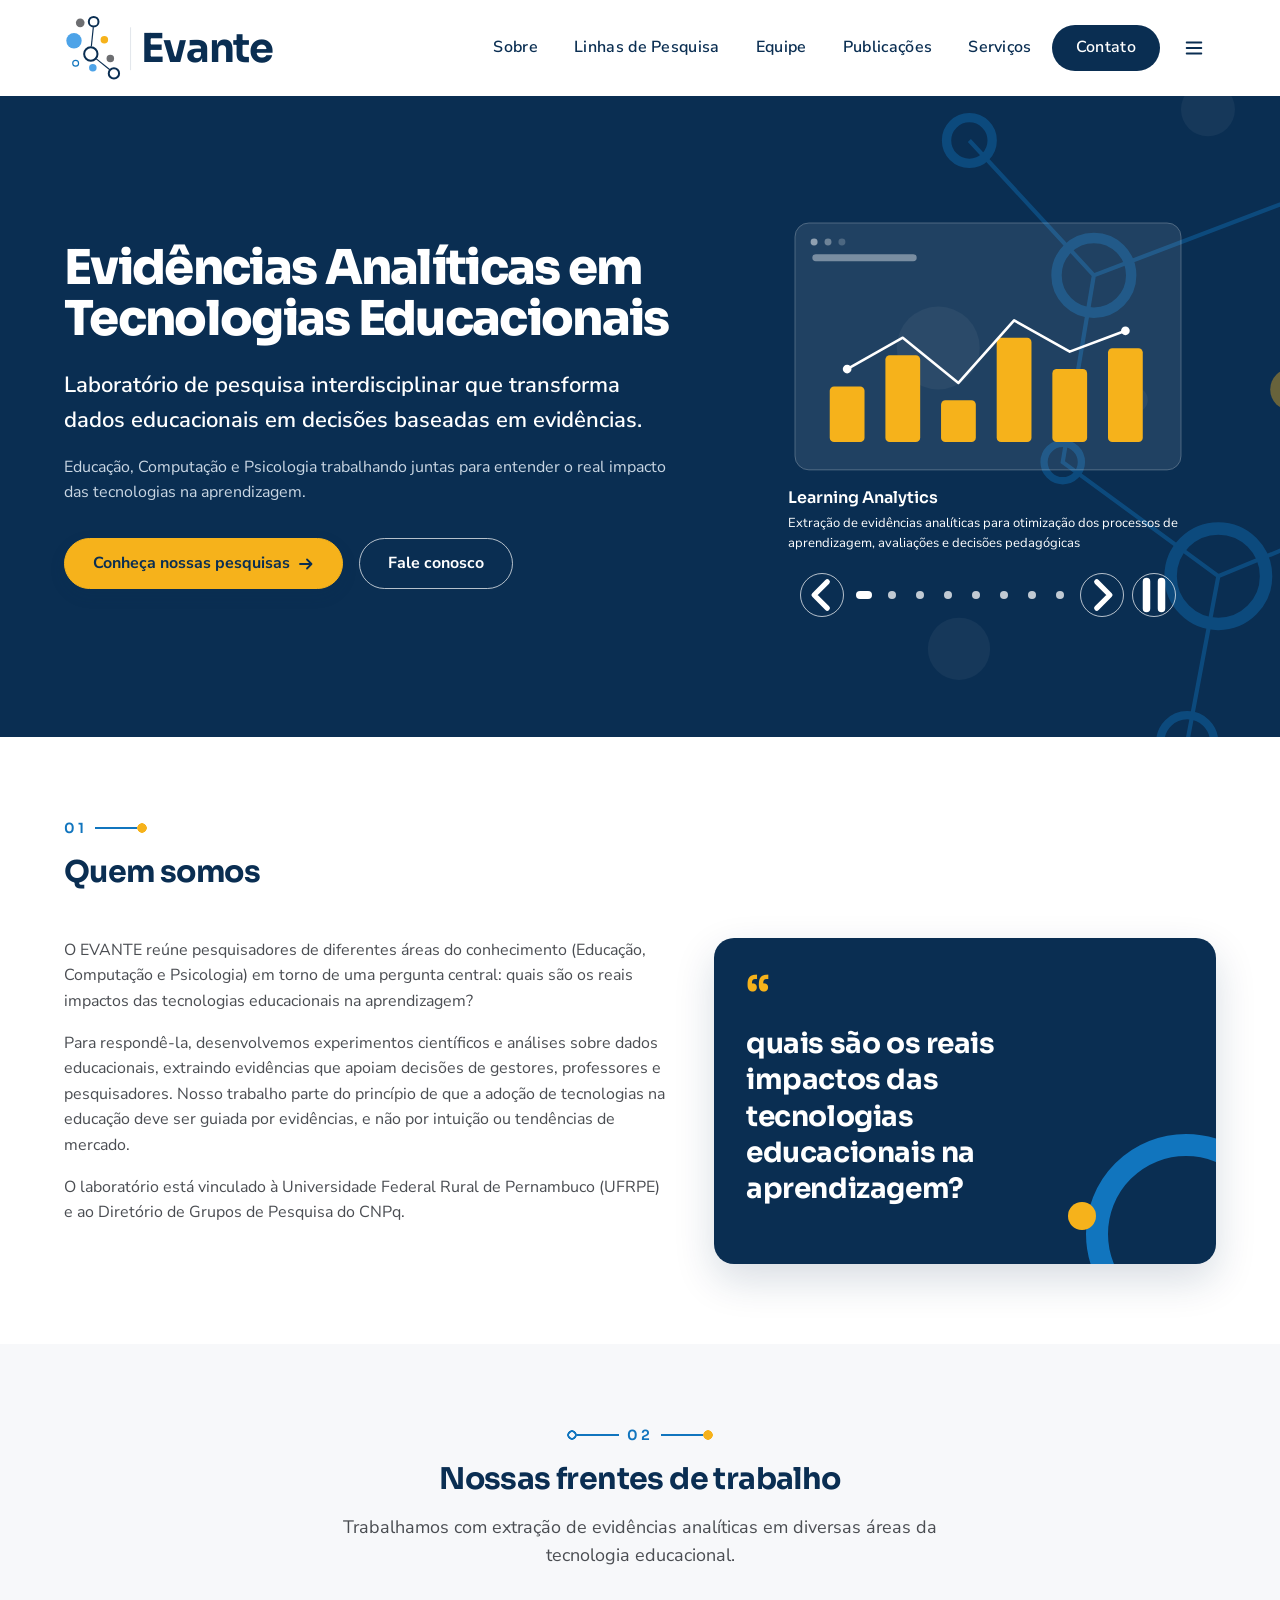
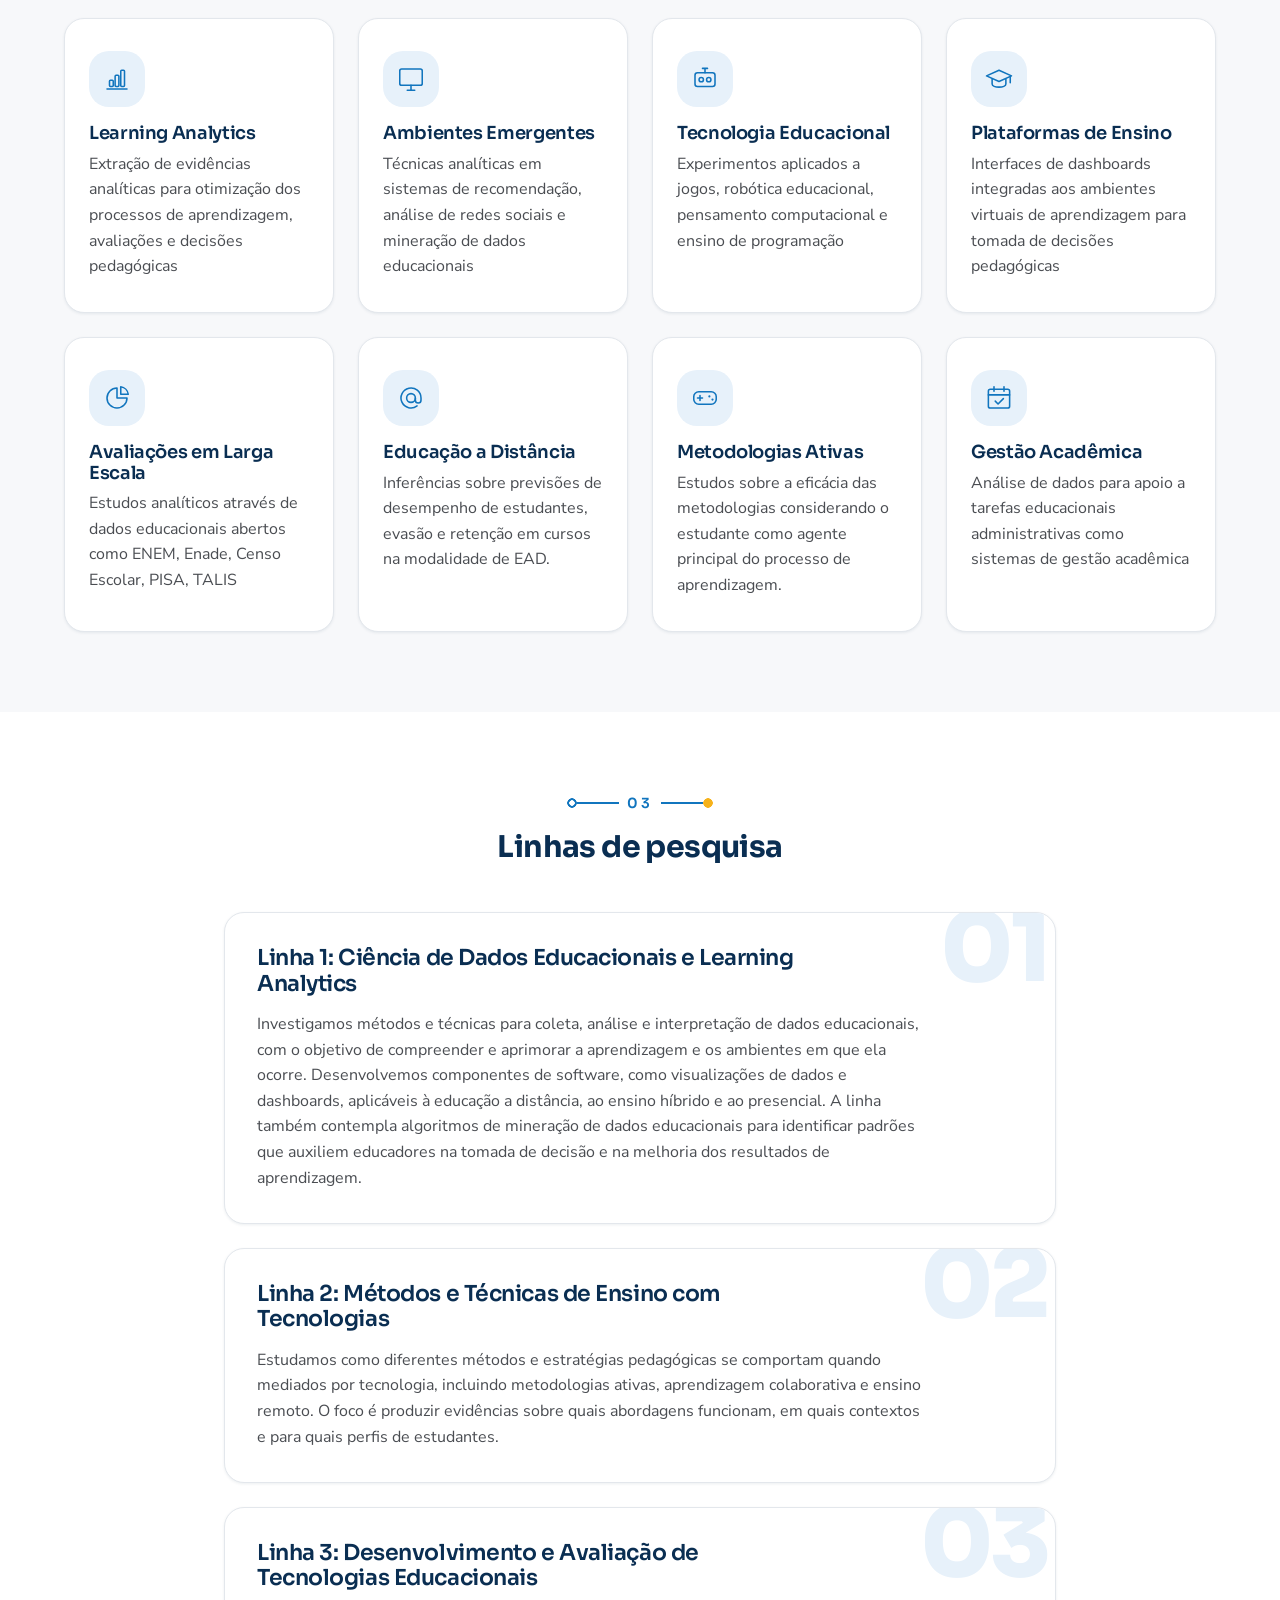
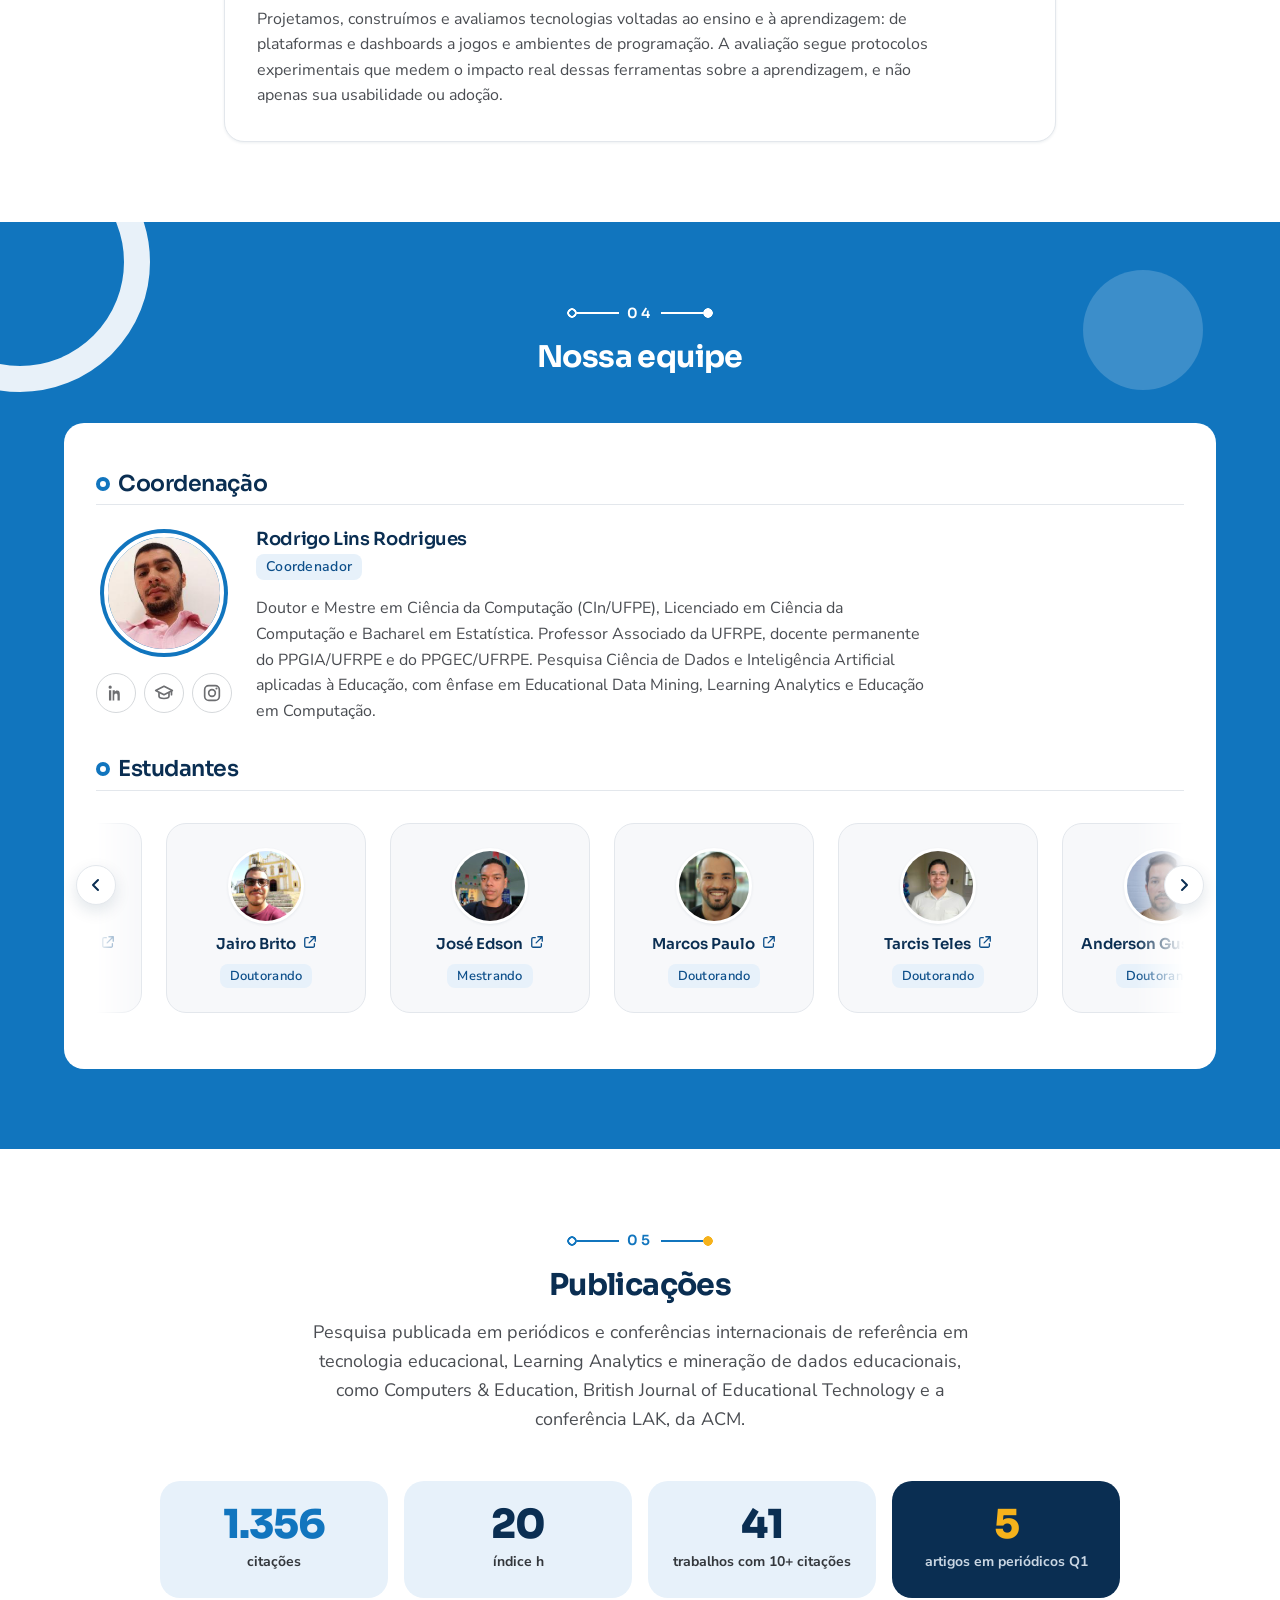
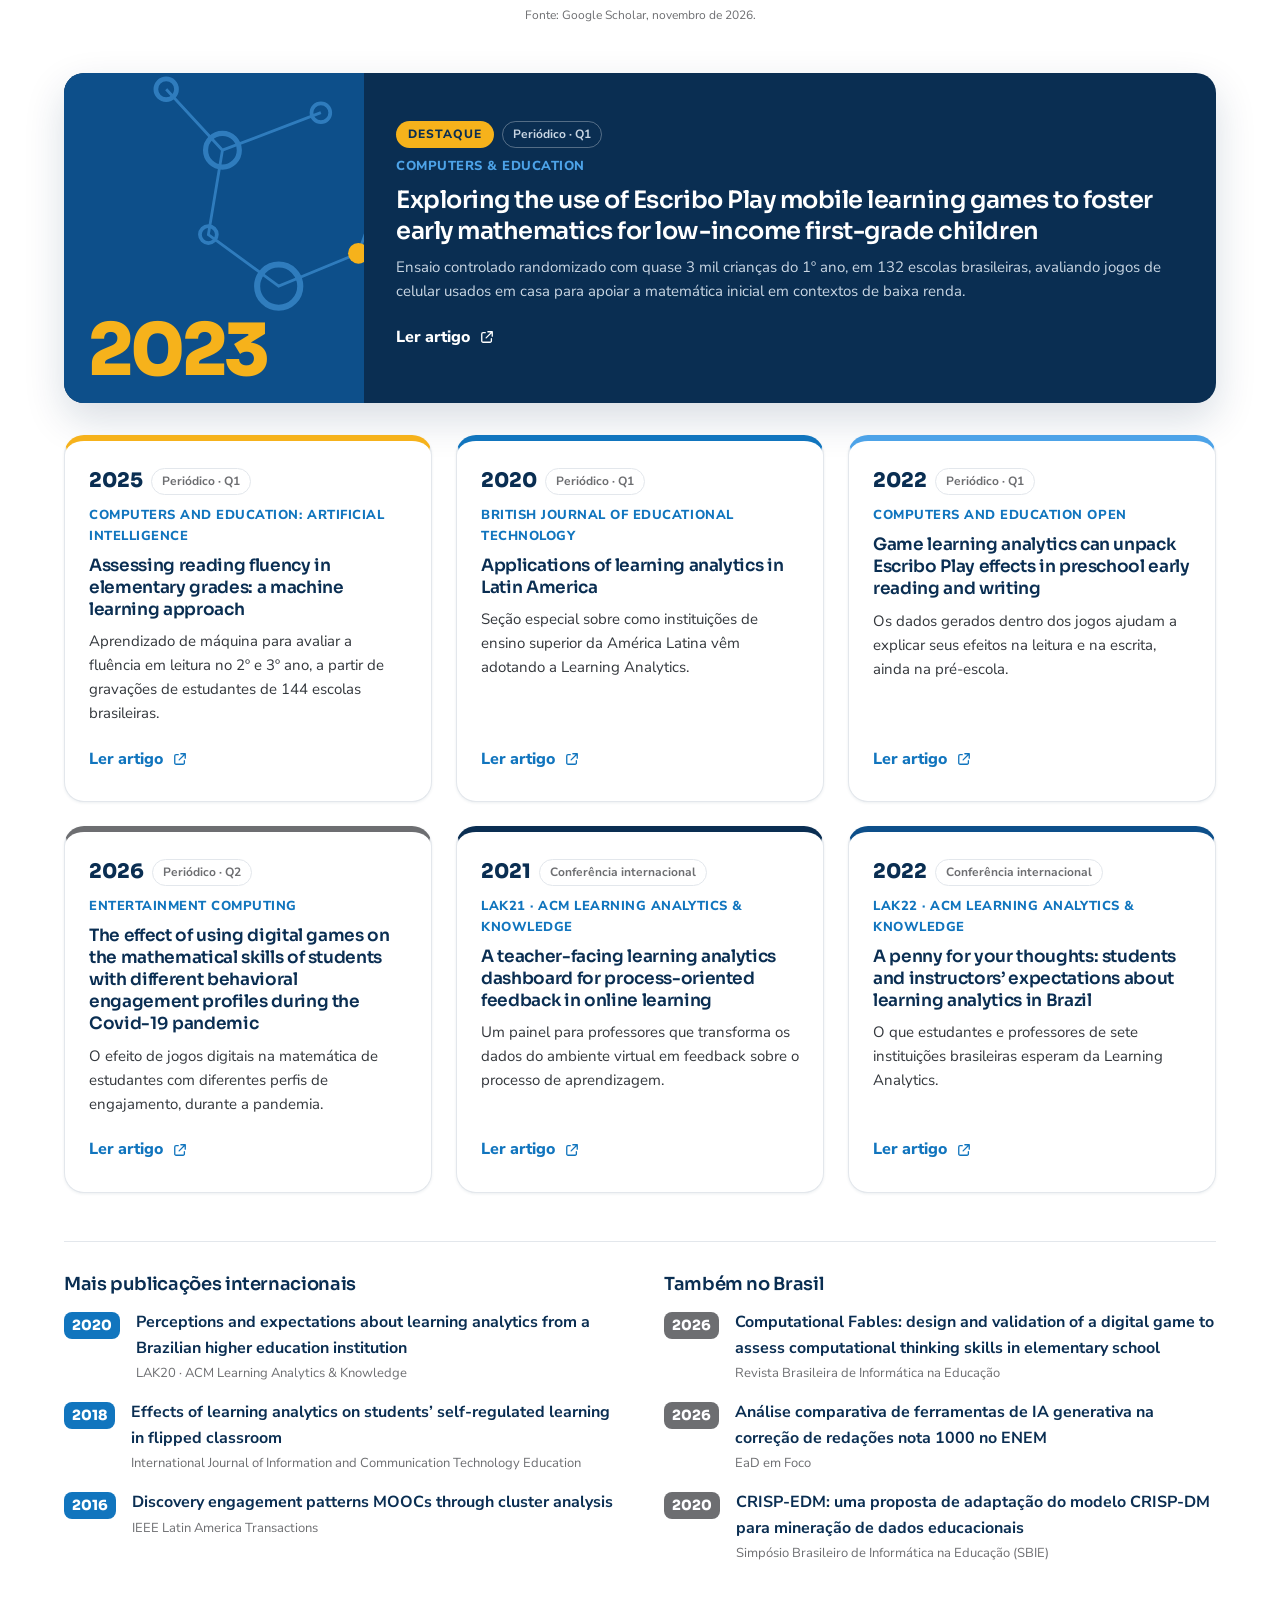
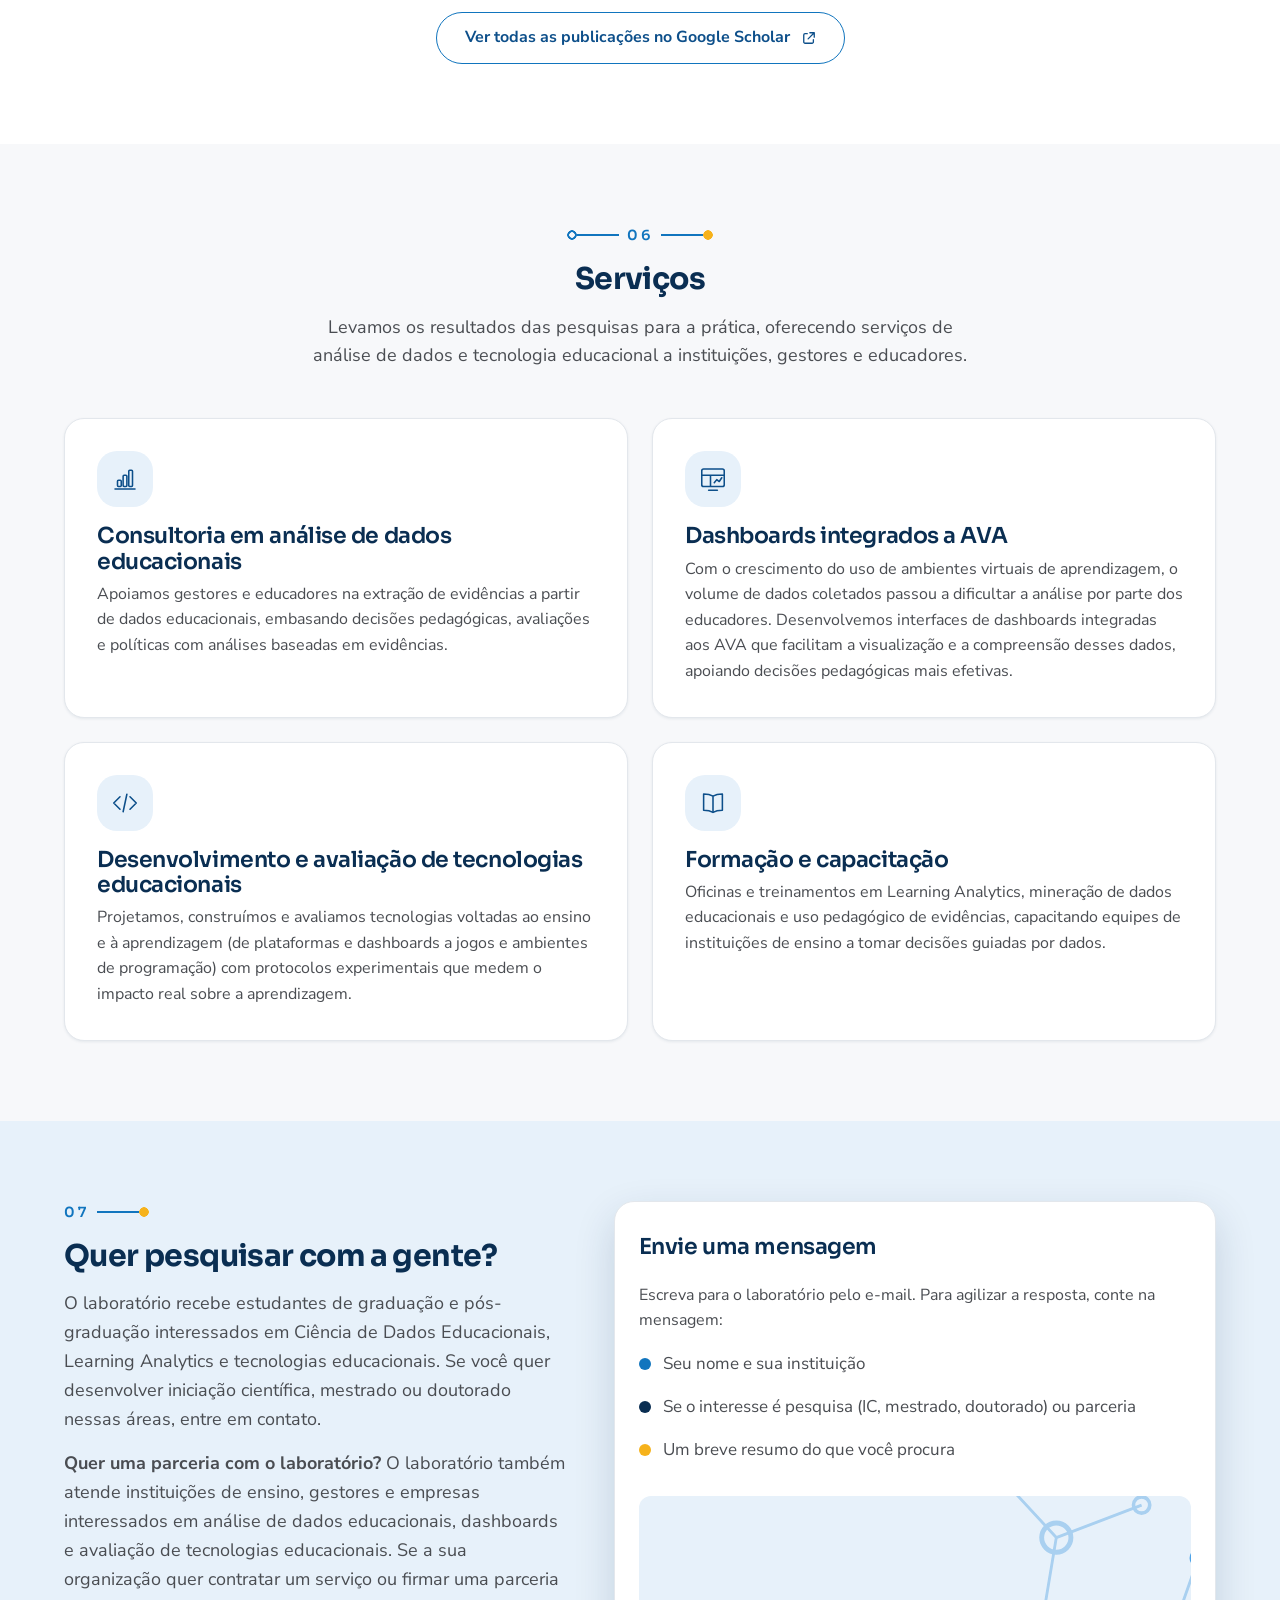
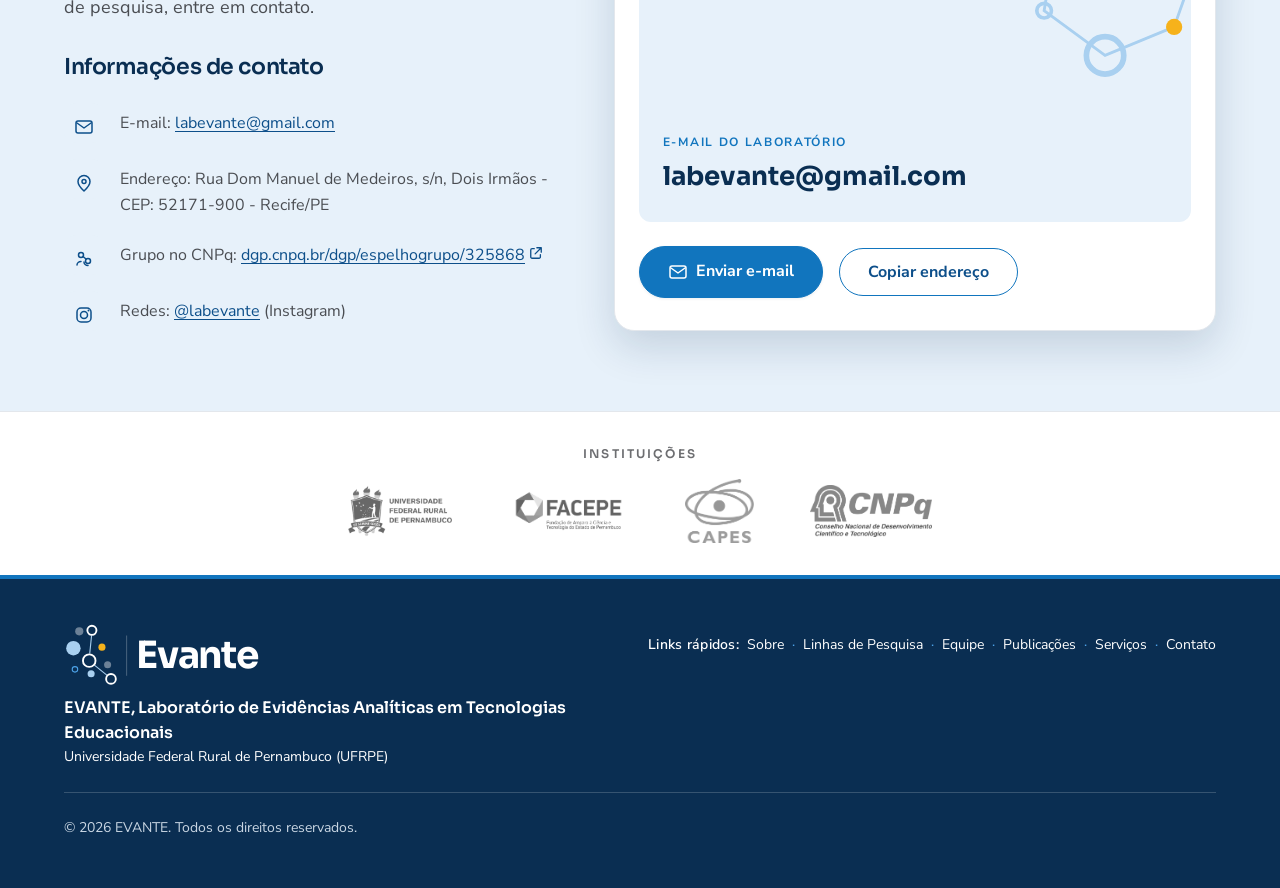
<file: index.html>
<!DOCTYPE html>
<html lang="pt-BR" data-t-menu-abrir="Abrir menu de navegação" data-t-menu-fechar="Fechar menu de navegação" data-t-pausar="Pausar rotação automática" data-t-retomar="Retomar rotação automática" data-t-copiado="Endereço copiado!">
<head>
  <meta charset="UTF-8">
  <meta name="viewport" content="width=device-width, initial-scale=1.0">
  <meta name="description" content="EVANTE, Laboratório de Evidências Analíticas em Tecnologias Educacionais. Pesquisa interdisciplinar que transforma dados educacionais em decisões baseadas em evidências.">
  <meta name="theme-color" content="#0A2E52">
  <link rel="canonical" href="https://www.evante.com.br/">
  <link rel="alternate" hreflang="pt-BR" href="https://www.evante.com.br/">
  <link rel="alternate" hreflang="en" href="https://www.evante.com.br/en/">
  <link rel="alternate" hreflang="es" href="https://www.evante.com.br/es/">
  <link rel="alternate" hreflang="x-default" href="https://www.evante.com.br/">
  <title>EVANTE, Laboratório de Evidências Analíticas em Tecnologias Educacionais</title>
  <link rel="icon" type="image/svg+xml" href="data:image/svg+xml,%3Csvg xmlns=%27http://www.w3.org/2000/svg%27 viewBox=%2740 40 660 780%27%3E%3Ccircle cx=%27217%27 cy=%27128%27 r=%2752%27 fill=%27%236D6E71%27/%3E%3Ccircle cx=%27142%27 cy=%27343%27 r=%2792%27 fill=%27%234DA3E8%27/%3E%3Ccircle cx=%27578%27 cy=%27555%27 r=%2745%27 fill=%27%236D6E71%27/%3E%3Ccircle cx=%27368%27 cy=%27668%27 r=%2745%27 fill=%27%234DA3E8%27/%3E%3Ccircle cx=%27506%27 cy=%27330%27 r=%2745%27 fill=%27%23F6B21B%27/%3E%3Cg fill=%27none%27 stroke=%27%230A2E52%27 stroke-width=%2714%27%3E%3Cline x1=%27374%27 y1=%27180%27 x2=%27350%27 y2=%27412%27/%3E%3Cline x1=%27410%27 y1=%27560%27 x2=%27572%27 y2=%27690%27/%3E%3C/g%3E%3Ccircle cx=%27378%27 cy=%27115%27 r=%2758%27 fill=%27none%27 stroke=%27%230A2E52%27 stroke-width=%2724%27/%3E%3Ccircle cx=%27344%27 cy=%27502%27 r=%2780%27 fill=%27none%27 stroke=%27%230A2E52%27 stroke-width=%2724%27/%3E%3Ccircle cx=%27162%27 cy=%27613%27 r=%2735%27 fill=%27none%27 stroke=%27%231175BE%27 stroke-width=%2714%27/%3E%3Ccircle cx=%27621%27 cy=%27735%27 r=%2762%27 fill=%27none%27 stroke=%27%230A2E52%27 stroke-width=%2724%27/%3E%3C/svg%3E">
  <link rel="preconnect" href="https://fonts.googleapis.com">
  <link rel="preconnect" href="https://fonts.gstatic.com" crossorigin>
  <link rel="stylesheet" href="https://fonts.googleapis.com/css2?family=Nunito+Sans:wght@400;600;700;800&family=Sora:wght@600;700;800&display=swap">
  <link rel="stylesheet" href="assets/site.css?v=2">
</head>
<body>
  <a class="skip-link" href="#conteudo">Pular para o conteúdo</a>

  <!-- ====================== HEADER ====================== -->
  <header class="site-header" id="topo">
    <div class="container header-inner">
      <a class="logo" href="#topo" aria-label="EVANTE, voltar ao início da página">
        <svg class="logo-svg" viewBox="4 4 290 92" xmlns="http://www.w3.org/2000/svg" aria-hidden="true"><g transform="translate(6 6) scale(0.1128) translate(-40 -40)"><circle cx="217" cy="128" r="52" fill="#6D6E71"/><circle cx="142" cy="343" r="92" fill="#4DA3E8"/><circle cx="578" cy="555" r="45" fill="#6D6E71"/><circle cx="368" cy="668" r="45" fill="#4DA3E8"/><circle cx="506" cy="330" r="45" fill="#F6B21B"/><g fill="none" stroke="#0A2E52" stroke-width="14"><line x1="374" y1="180" x2="350" y2="412"/><line x1="410" y1="560" x2="572" y2="690"/></g><circle cx="378" cy="115" r="58" fill="none" stroke="#0A2E52" stroke-width="24"/><circle cx="344" cy="502" r="80" fill="none" stroke="#0A2E52" stroke-width="24"/><circle cx="162" cy="613" r="35" fill="none" stroke="#1175BE" stroke-width="14"/><circle cx="621" cy="735" r="62" fill="none" stroke="#0A2E52" stroke-width="24"/></g><line x1="94" y1="22" x2="94" y2="80" stroke="#E3E7EC" stroke-width="1.5"/><text x="108" y="69" font-size="54" font-weight="700" letter-spacing="-1.9" fill="#0A2E52">Evante</text></svg>
      </a>

      <button class="nav-toggle" type="button" aria-expanded="false" aria-controls="menu-principal" aria-label="Abrir menu de navegação">
        <svg class="icon-menu" width="24" height="24" viewBox="0 0 24 24" fill="none" aria-hidden="true">
          <path d="M4 6h16M4 12h16M4 18h16" stroke="currentColor" stroke-width="2" stroke-linecap="round"/>
        </svg>
        <svg class="icon-close" width="24" height="24" viewBox="0 0 24 24" fill="none" aria-hidden="true">
          <path d="M6 6l12 12M18 6L6 18" stroke="currentColor" stroke-width="2" stroke-linecap="round"/>
        </svg>
      </button>

      <nav class="site-nav" id="menu-principal" aria-label="Navegação principal">
        <ul>
          <li><a href="#sobre">Sobre</a></li>
          <li><a href="#pesquisas">Linhas de Pesquisa</a></li>
          <li><a href="#equipe">Equipe</a></li>
          <li><a href="#publicacoes">Publicações</a></li>
          <li><a href="#servicos">Serviços</a></li>
          <li><a class="nav-cta" href="#contato">Contato</a></li>
          <!-- idiomas:inicio -->
          <li class="nav-lang"><div class="lang-menu"><button class="lang-toggle" type="button" aria-expanded="false" aria-controls="lista-idiomas" aria-label="Escolher idioma" title="Escolher idioma"><svg width="22" height="22" viewBox="0 0 24 24" fill="none" aria-hidden="true"><path d="M4 6h16M4 12h16M4 18h16" stroke="currentColor" stroke-width="2" stroke-linecap="round"/></svg></button><div class="lang-switch" id="lista-idiomas" role="group" aria-label="Idioma"><a href="./" lang="pt-BR" hreflang="pt-BR" aria-current="page">Português</a><a href="en/" lang="en" hreflang="en">English</a><a href="es/" lang="es" hreflang="es">Español</a></div></div></li>
          <!-- idiomas:fim -->
        </ul>
      </nav>
    </div>
    <span class="scroll-progress" aria-hidden="true"></span>
  </header>

  <main id="conteudo">
    <!-- ====================== HERO ====================== -->
    <section class="hero" aria-labelledby="hero-titulo">
      <svg class="hero-constellation" viewBox="0 0 640 772" aria-hidden="true">
        <g stroke="#1175BE" fill="none">
          <path d="M90 120 210 250 180 430 330 540 500 470 560 300M210 250 420 170M330 540 300 700" stroke-width="4"/>
          <circle cx="90" cy="120" r="22" stroke-width="9"/><circle cx="210" cy="250" r="36" stroke-width="10"/>
          <circle cx="180" cy="430" r="18" stroke-width="7"/><circle cx="330" cy="540" r="46" stroke-width="12"/>
          <circle cx="500" cy="470" r="24" stroke-width="8"/><circle cx="560" cy="300" r="30" stroke-width="9"/>
          <circle cx="420" cy="170" r="20" stroke-width="7"/><circle cx="300" cy="700" r="26" stroke-width="8"/>
        </g>
        <g fill="#FFFFFF" fill-opacity="0.12">
          <circle cx="320" cy="90" r="26"/><circle cx="60" cy="320" r="40"/><circle cx="80" cy="610" r="30"/>
          <circle cx="590" cy="620" r="44"/><circle cx="520" cy="90" r="16"/><circle cx="250" cy="370" r="12"/>
        </g>
        <circle cx="400" cy="360" r="20" fill="#F6B21B"/>
      </svg>
      <div class="container">
        <div class="hero-grid">
          <div>
            <h1 id="hero-titulo">Evidências Analíticas em Tecnologias Educacionais</h1>
            <p class="hero-subtitle">Laboratório de pesquisa interdisciplinar que transforma dados educacionais em decisões baseadas em evidências.</p>
            <p class="hero-support">Educação, Computação e Psicologia trabalhando juntas para entender o real impacto das tecnologias na aprendizagem.</p>
            <div class="hero-actions">
              <a class="btn btn--light" href="#pesquisas">
                Conheça nossas pesquisas
                <svg class="btn-arrow" width="16" height="16" viewBox="0 0 16 16" fill="none" aria-hidden="true">
                  <path d="M2 8h11M9 3.5L13.5 8 9 12.5" stroke="currentColor" stroke-width="1.8" stroke-linecap="round" stroke-linejoin="round"/>
                </svg>
              </a>
              <a class="btn btn--ghost" href="#contato">Fale conosco</a>
            </div>
          </div>

          <div class="hero-visual" role="group" aria-roledescription="carrossel" aria-label="Frentes de trabalho">
            <div class="hv-carousel">
              <div class="hv-viewport float" aria-live="off">
                <ul class="hv-track" role="presentation">

                  <li class="hv-slide is-active" role="group" aria-roledescription="slide" aria-label="1 de 8: Learning Analytics" aria-hidden="false">
                    <svg viewBox="0 0 460 300" fill="none" xmlns="http://www.w3.org/2000/svg" aria-hidden="true">
                      <rect x="8" y="8" width="444" height="284" rx="16" fill="rgba(255,255,255,0.09)" stroke="rgba(255,255,255,0.28)"/>
                      <circle class="hv-fade" style="--in-delay:0ms" cx="30" cy="30" r="4" fill="rgba(255,255,255,0.5)"/>
                      <circle class="hv-fade" style="--in-delay:90ms" cx="46" cy="30" r="4" fill="rgba(255,255,255,0.35)"/>
                      <circle class="hv-fade" style="--in-delay:180ms" cx="62" cy="30" r="4" fill="rgba(255,255,255,0.2)"/>
                      <rect class="hv-fade" style="--in-delay:220ms" x="28" y="44" width="120" height="8" rx="4" fill="rgba(255,255,255,0.4)"/>
                      <rect class="hv-bar" style="--in-delay:300ms; --live-dur:4.6s" x="48" y="196" width="40" height="64" rx="5" fill="#F6B21B" opacity="0.55"/>
                      <rect class="hv-bar" style="--in-delay:400ms; --live-dur:5.4s" x="112" y="160" width="40" height="100" rx="5" fill="#F6B21B" opacity="0.75"/>
                      <rect class="hv-bar" style="--in-delay:500ms; --live-dur:4.1s" x="176" y="212" width="40" height="48" rx="5" fill="#F6B21B" opacity="0.6"/>
                      <rect class="hv-bar" style="--in-delay:600ms; --live-dur:6.2s" x="240" y="140" width="40" height="120" rx="5" fill="#F6B21B"/>
                      <rect class="hv-bar" style="--in-delay:700ms; --live-dur:5s" x="304" y="176" width="40" height="84" rx="5" fill="#F6B21B" opacity="0.7"/>
                      <rect class="hv-bar" style="--in-delay:800ms; --live-dur:4.4s" x="368" y="152" width="40" height="108" rx="5" fill="#F6B21B" opacity="0.85"/>
                      <polyline class="hv-trend" pathLength="100" points="68,176 132,140 196,192 260,120 324,156 388,132" stroke="#FFFFFF" stroke-width="3" stroke-linecap="round" stroke-linejoin="round"/>
                      <circle class="hv-dot" style="--in-delay:900ms; --pulse-delay:2.6s" cx="68" cy="176" r="5" fill="#FFFFFF"/>
                      <circle class="hv-dot" style="--in-delay:2100ms; --pulse-delay:3.1s" cx="388" cy="132" r="5" fill="#FFFFFF"/>
                    </svg>
                    <div class="hv-caption">
                      <strong>Learning Analytics</strong>
                      <p>Extração de evidências analíticas para otimização dos processos de aprendizagem, avaliações e decisões pedagógicas</p>
                    </div>
                  </li>

                  <li class="hv-slide" role="group" aria-roledescription="slide" aria-label="2 de 8: Ambientes Emergentes" aria-hidden="true">
                    <svg viewBox="0 0 460 300" fill="none" xmlns="http://www.w3.org/2000/svg" aria-hidden="true">
                      <rect x="8" y="8" width="444" height="284" rx="16" fill="rgba(255,255,255,0.09)" stroke="rgba(255,255,255,0.28)"/>
                      <circle class="hv-fade" style="--in-delay:0ms" cx="30" cy="30" r="4" fill="rgba(255,255,255,0.5)"/>
                      <circle class="hv-fade" style="--in-delay:90ms" cx="46" cy="30" r="4" fill="rgba(255,255,255,0.35)"/>
                      <circle class="hv-fade" style="--in-delay:180ms" cx="62" cy="30" r="4" fill="rgba(255,255,255,0.2)"/>
                      <rect class="hv-fade" style="--in-delay:220ms" x="28" y="44" width="120" height="8" rx="4" fill="rgba(255,255,255,0.4)"/>
                      <path class="hv-fade" style="--in-delay:600ms" d="M90 130L170 100M170 100L250 140M250 140L330 105M330 105L390 160M90 130L150 220M150 220L280 235M250 140L280 235M280 235L390 160" stroke="rgba(255,255,255,0.35)" stroke-width="2"/>
                      <circle class="hv-dot" style="--in-delay:350ms; --pulse-delay:2.4s" cx="90" cy="130" r="14" fill="rgba(77,163,232,0.2)" stroke="#4DA3E8" stroke-width="3"/>
                      <circle class="hv-fade" style="--in-delay:450ms" cx="170" cy="100" r="10" fill="rgba(77,163,232,0.2)" stroke="#4DA3E8" stroke-width="3"/>
                      <circle class="hv-dot" style="--in-delay:550ms; --pulse-delay:3s" cx="250" cy="140" r="12" fill="#4DA3E8"/>
                      <circle class="hv-fade" style="--in-delay:650ms" cx="330" cy="105" r="9" fill="rgba(77,163,232,0.2)" stroke="#4DA3E8" stroke-width="3"/>
                      <circle class="hv-fade" style="--in-delay:750ms" cx="390" cy="160" r="12" fill="rgba(77,163,232,0.2)" stroke="#4DA3E8" stroke-width="3"/>
                      <circle class="hv-fade" style="--in-delay:850ms" cx="150" cy="220" r="10" fill="rgba(77,163,232,0.2)" stroke="#4DA3E8" stroke-width="3"/>
                      <circle class="hv-dot" style="--in-delay:950ms; --pulse-delay:3.5s" cx="280" cy="235" r="14" fill="rgba(77,163,232,0.2)" stroke="#4DA3E8" stroke-width="3"/>
                    </svg>
                    <div class="hv-caption">
                      <strong>Ambientes Emergentes</strong>
                      <p>Técnicas analíticas em sistemas de recomendação, análise de redes sociais e mineração de dados educacionais</p>
                    </div>
                  </li>

                  <li class="hv-slide" role="group" aria-roledescription="slide" aria-label="3 de 8: Tecnologia Educacional" aria-hidden="true">
                    <svg viewBox="0 0 460 300" fill="none" xmlns="http://www.w3.org/2000/svg" aria-hidden="true">
                      <rect x="8" y="8" width="444" height="284" rx="16" fill="rgba(255,255,255,0.09)" stroke="rgba(255,255,255,0.28)"/>
                      <circle class="hv-fade" style="--in-delay:0ms" cx="30" cy="30" r="4" fill="rgba(255,255,255,0.5)"/>
                      <circle class="hv-fade" style="--in-delay:90ms" cx="46" cy="30" r="4" fill="rgba(255,255,255,0.35)"/>
                      <circle class="hv-fade" style="--in-delay:180ms" cx="62" cy="30" r="4" fill="rgba(255,255,255,0.2)"/>
                      <rect class="hv-fade" style="--in-delay:220ms" x="28" y="44" width="120" height="8" rx="4" fill="rgba(255,255,255,0.4)"/>
                      <rect class="hv-stat" style="--in-delay:300ms; --live-dur:5.6s" x="48" y="76" width="120" height="16" rx="8" fill="#A9D0F0"/>
                      <rect class="hv-stat" style="--in-delay:400ms; --live-dur:6.4s" x="48" y="104" width="190" height="16" rx="8" fill="rgba(255,255,255,0.25)"/>
                      <rect class="hv-stat" style="--in-delay:500ms; --live-dur:5.1s" x="76" y="132" width="150" height="16" rx="8" fill="#A9D0F0" opacity="0.7"/>
                      <rect class="hv-stat" style="--in-delay:600ms; --live-dur:7.2s" x="76" y="160" width="90" height="16" rx="8" fill="rgba(255,255,255,0.25)"/>
                      <rect class="hv-stat" style="--in-delay:700ms; --live-dur:5.9s" x="104" y="188" width="170" height="16" rx="8" fill="#A9D0F0" opacity="0.85"/>
                      <rect class="hv-stat" style="--in-delay:800ms; --live-dur:6.8s" x="48" y="216" width="140" height="16" rx="8" fill="rgba(255,255,255,0.25)"/>
                      <rect class="hv-fade" style="--in-delay:900ms" x="320" y="110" width="90" height="66" rx="12" stroke="#A9D0F0" stroke-width="3"/>
                      <circle class="hv-fade" style="--in-delay:1000ms" cx="348" cy="140" r="6" fill="#A9D0F0"/>
                      <circle class="hv-fade" style="--in-delay:1050ms" cx="382" cy="140" r="6" fill="#A9D0F0"/>
                      <path class="hv-fade" style="--in-delay:950ms" d="M365 110v-14" stroke="#A9D0F0" stroke-width="3" stroke-linecap="round"/>
                      <circle class="hv-dot" style="--in-delay:1100ms; --pulse-delay:2.8s" cx="365" cy="90" r="5" fill="#A9D0F0"/>
                    </svg>
                    <div class="hv-caption">
                      <strong>Tecnologia Educacional</strong>
                      <p>Experimentos aplicados a jogos, robótica educacional, pensamento computacional e ensino de programação</p>
                    </div>
                  </li>

                  <li class="hv-slide" role="group" aria-roledescription="slide" aria-label="4 de 8: Plataformas de Ensino" aria-hidden="true">
                    <svg viewBox="0 0 460 300" fill="none" xmlns="http://www.w3.org/2000/svg" aria-hidden="true">
                      <rect x="8" y="8" width="444" height="284" rx="16" fill="rgba(255,255,255,0.09)" stroke="rgba(255,255,255,0.28)"/>
                      <circle class="hv-fade" style="--in-delay:0ms" cx="30" cy="30" r="4" fill="rgba(255,255,255,0.5)"/>
                      <circle class="hv-fade" style="--in-delay:90ms" cx="46" cy="30" r="4" fill="rgba(255,255,255,0.35)"/>
                      <circle class="hv-fade" style="--in-delay:180ms" cx="62" cy="30" r="4" fill="rgba(255,255,255,0.2)"/>
                      <rect class="hv-fade" style="--in-delay:220ms" x="28" y="44" width="120" height="8" rx="4" fill="rgba(255,255,255,0.4)"/>
                      <rect class="hv-fade" style="--in-delay:280ms" x="28" y="66" width="80" height="210" rx="10" fill="rgba(255,255,255,0.10)"/>
                      <rect class="hv-stat" style="--in-delay:360ms; --live-dur:6.5s" x="40" y="82" width="56" height="10" rx="5" fill="#E7F1FA"/>
                      <rect class="hv-fade" style="--in-delay:430ms" x="40" y="104" width="48" height="8" rx="4" fill="rgba(255,255,255,0.25)"/>
                      <rect class="hv-fade" style="--in-delay:500ms" x="40" y="124" width="48" height="8" rx="4" fill="rgba(255,255,255,0.25)"/>
                      <rect class="hv-fade" style="--in-delay:570ms" x="40" y="144" width="48" height="8" rx="4" fill="rgba(255,255,255,0.25)"/>
                      <rect class="hv-fade" style="--in-delay:400ms" x="124" y="66" width="148" height="99" rx="10" fill="rgba(255,255,255,0.10)"/>
                      <rect class="hv-bar" style="--in-delay:600ms; --live-dur:4.8s" x="140" y="120" width="16" height="30" rx="4" fill="#4DA3E8"/>
                      <rect class="hv-bar" style="--in-delay:700ms; --live-dur:5.7s" x="164" y="105" width="16" height="45" rx="4" fill="#A9D0F0"/>
                      <rect class="hv-bar" style="--in-delay:800ms; --live-dur:4.3s" x="188" y="130" width="16" height="20" rx="4" fill="#F6B21B"/>
                      <rect class="hv-fade" style="--in-delay:480ms" x="284" y="66" width="148" height="99" rx="10" fill="rgba(255,255,255,0.10)"/>
                      <polyline class="hv-trend" pathLength="100" points="300,135 330,110 360,125 416,95" stroke="#FFFFFF" stroke-width="2.5" stroke-linecap="round" stroke-linejoin="round"/>
                      <rect class="hv-fade" style="--in-delay:560ms" x="124" y="177" width="148" height="99" rx="10" fill="rgba(255,255,255,0.10)"/>
                      <circle class="hv-fade" style="--in-delay:700ms" cx="160" cy="226" r="20" stroke="rgba(255,255,255,0.2)" stroke-width="8"/>
                      <circle class="hv-donut" style="--sweep-from:80" cx="160" cy="226" r="20" stroke="#4DA3E8" stroke-width="8" stroke-dasharray="80 126" stroke-linecap="round" transform="rotate(-90 160 226)"/>
                      <rect class="hv-fade" style="--in-delay:900ms" x="196" y="206" width="56" height="8" rx="4" fill="rgba(255,255,255,0.35)"/>
                      <rect class="hv-fade" style="--in-delay:980ms" x="196" y="224" width="40" height="8" rx="4" fill="rgba(255,255,255,0.25)"/>
                      <rect class="hv-fade" style="--in-delay:640ms" x="284" y="177" width="148" height="99" rx="10" fill="rgba(255,255,255,0.10)"/>
                      <rect class="hv-stat" style="--in-delay:800ms; --live-dur:5.5s" x="300" y="195" width="100" height="10" rx="5" fill="#1175BE"/>
                      <rect class="hv-stat" style="--in-delay:900ms; --live-dur:6.3s" x="300" y="215" width="70" height="10" rx="5" fill="rgba(255,255,255,0.35)"/>
                      <rect class="hv-stat" style="--in-delay:1000ms; --live-dur:7.1s" x="300" y="235" width="85" height="10" rx="5" fill="rgba(255,255,255,0.25)"/>
                    </svg>
                    <div class="hv-caption">
                      <strong>Plataformas de Ensino</strong>
                      <p>Interfaces de dashboards integradas aos ambientes virtuais de aprendizagem para tomada de decisões pedagógicas</p>
                    </div>
                  </li>

                  <li class="hv-slide" role="group" aria-roledescription="slide" aria-label="5 de 8: Avaliações em Larga Escala" aria-hidden="true">
                    <svg viewBox="0 0 460 300" fill="none" xmlns="http://www.w3.org/2000/svg" aria-hidden="true">
                      <rect x="8" y="8" width="444" height="284" rx="16" fill="rgba(255,255,255,0.09)" stroke="rgba(255,255,255,0.28)"/>
                      <circle class="hv-fade" style="--in-delay:0ms" cx="30" cy="30" r="4" fill="rgba(255,255,255,0.5)"/>
                      <circle class="hv-fade" style="--in-delay:90ms" cx="46" cy="30" r="4" fill="rgba(255,255,255,0.35)"/>
                      <circle class="hv-fade" style="--in-delay:180ms" cx="62" cy="30" r="4" fill="rgba(255,255,255,0.2)"/>
                      <rect class="hv-fade" style="--in-delay:220ms" x="28" y="44" width="120" height="8" rx="4" fill="rgba(255,255,255,0.4)"/>
                      <circle class="hv-fade" style="--in-delay:300ms" cx="150" cy="170" r="56" stroke="rgba(255,255,255,0.18)" stroke-width="20"/>
                      <circle class="hv-donut" style="--sweep-from:140" cx="150" cy="170" r="56" stroke="#4DA3E8" stroke-width="20" stroke-dasharray="140 352" transform="rotate(-90 150 170)"/>
                      <circle class="hv-donut" style="--sweep-from:70" cx="150" cy="170" r="56" stroke="#4DA3E8" stroke-width="20" stroke-dasharray="70 352" transform="rotate(53 150 170)"/>
                      <circle class="hv-donut" style="--sweep-from:50" cx="150" cy="170" r="56" stroke="#E7F1FA" stroke-width="20" stroke-dasharray="50 352" transform="rotate(125 150 170)"/>
                      <circle class="hv-fade" style="--in-delay:600ms" cx="266" cy="120" r="6" fill="#4DA3E8"/>
                      <rect class="hv-fade" style="--in-delay:680ms" x="282" y="114" width="110" height="10" rx="5" fill="rgba(255,255,255,0.35)"/>
                      <circle class="hv-fade" style="--in-delay:760ms" cx="266" cy="152" r="6" fill="#4DA3E8"/>
                      <rect class="hv-fade" style="--in-delay:840ms" x="282" y="146" width="88" height="10" rx="5" fill="rgba(255,255,255,0.3)"/>
                      <circle class="hv-fade" style="--in-delay:920ms" cx="266" cy="184" r="6" fill="#E7F1FA"/>
                      <rect class="hv-fade" style="--in-delay:1000ms" x="282" y="178" width="98" height="10" rx="5" fill="rgba(255,255,255,0.25)"/>
                      <rect class="hv-stat" style="--in-delay:1100ms; --live-dur:6s" x="266" y="216" width="126" height="12" rx="6" fill="rgba(255,255,255,0.2)"/>
                    </svg>
                    <div class="hv-caption">
                      <strong>Avaliações em Larga Escala</strong>
                      <p>Estudos analíticos através de dados educacionais abertos como ENEM, Enade, Censo Escolar, PISA, TALIS</p>
                    </div>
                  </li>

                  <li class="hv-slide" role="group" aria-roledescription="slide" aria-label="6 de 8: Educação a Distância" aria-hidden="true">
                    <svg viewBox="0 0 460 300" fill="none" xmlns="http://www.w3.org/2000/svg" aria-hidden="true">
                      <rect x="8" y="8" width="444" height="284" rx="16" fill="rgba(255,255,255,0.09)" stroke="rgba(255,255,255,0.28)"/>
                      <circle class="hv-fade" style="--in-delay:0ms" cx="30" cy="30" r="4" fill="rgba(255,255,255,0.5)"/>
                      <circle class="hv-fade" style="--in-delay:90ms" cx="46" cy="30" r="4" fill="rgba(255,255,255,0.35)"/>
                      <circle class="hv-fade" style="--in-delay:180ms" cx="62" cy="30" r="4" fill="rgba(255,255,255,0.2)"/>
                      <rect class="hv-fade" style="--in-delay:220ms" x="28" y="44" width="120" height="8" rx="4" fill="rgba(255,255,255,0.4)"/>
                      <path class="hv-fade" style="--in-delay:700ms" d="M48 240V180L116 200L184 150L252 170L320 120L388 140V240Z" fill="rgba(246,178,27,0.22)"/>
                      <polyline class="hv-trend" pathLength="100" points="48,180 116,200 184,150 252,170 320,120 388,140" stroke="#F6B21B" stroke-width="3.5" stroke-linecap="round" stroke-linejoin="round"/>
                      <path class="hv-fade" style="--in-delay:400ms" d="M48 240h340" stroke="rgba(255,255,255,0.3)" stroke-width="2" stroke-dasharray="6 8"/>
                      <circle class="hv-dot" style="--in-delay:2100ms; --pulse-delay:2.8s" cx="388" cy="140" r="6" fill="#F6B21B"/>
                      <circle class="hv-fade" style="--in-delay:500ms" cx="388" cy="92" r="18" stroke="#F6B21B" stroke-width="3"/>
                      <circle class="hv-fade" style="--in-delay:600ms" cx="388" cy="92" r="7" stroke="#F6B21B" stroke-width="2.5"/>
                      <path class="hv-fade" style="--in-delay:700ms" d="M395 92v4a5 5 0 0 0 10 0v-4" stroke="#F6B21B" stroke-width="2.5" stroke-linecap="round"/>
                    </svg>
                    <div class="hv-caption">
                      <strong>Educação a Distância</strong>
                      <p>Inferências sobre previsões de desempenho de estudantes, evasão e retenção em cursos na modalidade de EAD.</p>
                    </div>
                  </li>

                  <li class="hv-slide" role="group" aria-roledescription="slide" aria-label="7 de 8: Metodologias Ativas" aria-hidden="true">
                    <svg viewBox="0 0 460 300" fill="none" xmlns="http://www.w3.org/2000/svg" aria-hidden="true">
                      <rect x="8" y="8" width="444" height="284" rx="16" fill="rgba(255,255,255,0.09)" stroke="rgba(255,255,255,0.28)"/>
                      <circle class="hv-fade" style="--in-delay:0ms" cx="30" cy="30" r="4" fill="rgba(255,255,255,0.5)"/>
                      <circle class="hv-fade" style="--in-delay:90ms" cx="46" cy="30" r="4" fill="rgba(255,255,255,0.35)"/>
                      <circle class="hv-fade" style="--in-delay:180ms" cx="62" cy="30" r="4" fill="rgba(255,255,255,0.2)"/>
                      <rect class="hv-fade" style="--in-delay:220ms" x="28" y="44" width="120" height="8" rx="4" fill="rgba(255,255,255,0.4)"/>
                      <circle class="hv-fade" style="--in-delay:300ms" cx="110" cy="150" r="34" stroke="rgba(255,255,255,0.2)" stroke-width="12"/>
                      <circle class="hv-donut" style="--sweep-from:150" cx="110" cy="150" r="34" stroke="#F6B21B" stroke-width="12" stroke-dasharray="150 214" stroke-linecap="round" transform="rotate(-90 110 150)"/>
                      <circle class="hv-fade" style="--in-delay:450ms" cx="230" cy="150" r="34" stroke="rgba(255,255,255,0.2)" stroke-width="12"/>
                      <circle class="hv-donut" style="--sweep-from:96" cx="230" cy="150" r="34" stroke="#F6B21B" stroke-width="12" stroke-dasharray="96 214" stroke-linecap="round" transform="rotate(-90 230 150)"/>
                      <circle class="hv-fade" style="--in-delay:600ms" cx="350" cy="150" r="34" stroke="rgba(255,255,255,0.2)" stroke-width="12"/>
                      <circle class="hv-donut" style="--sweep-from:182" cx="350" cy="150" r="34" stroke="#F6B21B" stroke-width="12" stroke-dasharray="182 214" stroke-linecap="round" transform="rotate(-90 350 150)"/>
                      <rect class="hv-fade" style="--in-delay:900ms" x="80" y="210" width="60" height="8" rx="4" fill="rgba(255,255,255,0.35)"/>
                      <rect class="hv-fade" style="--in-delay:1000ms" x="200" y="210" width="60" height="8" rx="4" fill="rgba(255,255,255,0.35)"/>
                      <rect class="hv-fade" style="--in-delay:1100ms" x="320" y="210" width="60" height="8" rx="4" fill="rgba(255,255,255,0.35)"/>
                    </svg>
                    <div class="hv-caption">
                      <strong>Metodologias Ativas</strong>
                      <p>Estudos sobre a eficácia das metodologias considerando o estudante como agente principal do processo de aprendizagem.</p>
                    </div>
                  </li>

                  <li class="hv-slide" role="group" aria-roledescription="slide" aria-label="8 de 8: Gestão Acadêmica" aria-hidden="true">
                    <svg viewBox="0 0 460 300" fill="none" xmlns="http://www.w3.org/2000/svg" aria-hidden="true">
                      <rect x="8" y="8" width="444" height="284" rx="16" fill="rgba(255,255,255,0.09)" stroke="rgba(255,255,255,0.28)"/>
                      <circle class="hv-fade" style="--in-delay:0ms" cx="30" cy="30" r="4" fill="rgba(255,255,255,0.5)"/>
                      <circle class="hv-fade" style="--in-delay:90ms" cx="46" cy="30" r="4" fill="rgba(255,255,255,0.35)"/>
                      <circle class="hv-fade" style="--in-delay:180ms" cx="62" cy="30" r="4" fill="rgba(255,255,255,0.2)"/>
                      <rect class="hv-fade" style="--in-delay:220ms" x="28" y="44" width="120" height="8" rx="4" fill="rgba(255,255,255,0.4)"/>
                      <rect class="hv-fade" style="--in-delay:300ms" x="48" y="104" width="26" height="26" rx="6" fill="rgba(255,255,255,0.16)"/>
                      <rect class="hv-fade" style="--in-delay:340ms" x="84" y="104" width="26" height="26" rx="6" fill="rgba(255,255,255,0.45)"/>
                      <rect class="hv-fade" style="--in-delay:380ms" x="120" y="104" width="26" height="26" rx="6" fill="rgba(255,255,255,0.28)"/>
                      <rect class="hv-fade" style="--in-delay:420ms" x="156" y="104" width="26" height="26" rx="6" fill="rgba(255,255,255,0.7)"/>
                      <rect class="hv-fade" style="--in-delay:460ms" x="192" y="104" width="26" height="26" rx="6" fill="rgba(255,255,255,0.2)"/>
                      <rect class="hv-fade" style="--in-delay:500ms" x="228" y="104" width="26" height="26" rx="6" fill="rgba(255,255,255,0.5)"/>
                      <rect class="hv-fade" style="--in-delay:540ms" x="264" y="104" width="26" height="26" rx="6" fill="rgba(255,255,255,0.3)"/>
                      <rect class="hv-fade" style="--in-delay:580ms" x="300" y="104" width="26" height="26" rx="6" fill="rgba(255,255,255,0.16)"/>
                      <rect class="hv-fade" style="--in-delay:620ms" x="48" y="140" width="26" height="26" rx="6" fill="rgba(255,255,255,0.55)"/>
                      <rect class="hv-fade" style="--in-delay:660ms" x="84" y="140" width="26" height="26" rx="6" fill="rgba(255,255,255,0.2)"/>
                      <rect class="hv-fade" style="--in-delay:700ms" x="120" y="140" width="26" height="26" rx="6" fill="rgba(255,255,255,0.65)"/>
                      <rect class="hv-fade" style="--in-delay:740ms" x="156" y="140" width="26" height="26" rx="6" fill="rgba(255,255,255,0.3)"/>
                      <rect class="hv-fade" style="--in-delay:780ms" x="192" y="140" width="26" height="26" rx="6" fill="rgba(255,255,255,0.45)"/>
                      <rect class="hv-fade" style="--in-delay:820ms" x="228" y="140" width="26" height="26" rx="6" fill="rgba(255,255,255,0.16)"/>
                      <rect class="hv-fade" style="--in-delay:860ms" x="264" y="140" width="26" height="26" rx="6" fill="rgba(255,255,255,0.6)"/>
                      <rect class="hv-fade" style="--in-delay:900ms" x="300" y="140" width="26" height="26" rx="6" fill="rgba(255,255,255,0.35)"/>
                      <rect class="hv-fade" style="--in-delay:940ms" x="48" y="176" width="26" height="26" rx="6" fill="rgba(255,255,255,0.25)"/>
                      <rect class="hv-fade" style="--in-delay:980ms" x="84" y="176" width="26" height="26" rx="6" fill="rgba(255,255,255,0.6)"/>
                      <rect class="hv-fade" style="--in-delay:1020ms" x="120" y="176" width="26" height="26" rx="6" fill="rgba(255,255,255,0.2)"/>
                      <rect class="hv-fade" style="--in-delay:1060ms" x="156" y="176" width="26" height="26" rx="6" fill="rgba(255,255,255,0.5)"/>
                      <rect class="hv-fade" style="--in-delay:1100ms" x="192" y="176" width="26" height="26" rx="6" fill="rgba(255,255,255,0.7)"/>
                      <rect class="hv-fade" style="--in-delay:1140ms" x="228" y="176" width="26" height="26" rx="6" fill="rgba(255,255,255,0.3)"/>
                      <rect class="hv-fade" style="--in-delay:1180ms" x="264" y="176" width="26" height="26" rx="6" fill="rgba(255,255,255,0.16)"/>
                      <rect class="hv-fade" style="--in-delay:1220ms" x="300" y="176" width="26" height="26" rx="6" fill="rgba(255,255,255,0.45)"/>
                      <circle class="hv-fade" style="--in-delay:1000ms" cx="390" cy="140" r="24" stroke="#FFFFFF" stroke-width="3"/>
                      <path class="hv-trend" pathLength="100" d="M379 140l8 8 15-15" stroke="#FFFFFF" stroke-width="3.5" stroke-linecap="round" stroke-linejoin="round"/>
                    </svg>
                    <div class="hv-caption">
                      <strong>Gestão Acadêmica</strong>
                      <p>Análise de dados para apoio a tarefas educacionais administrativas como sistemas de gestão acadêmica</p>
                    </div>
                  </li>

                </ul>
              </div>

              <div class="hv-controls">
                <button type="button" class="hv-nav hv-pause" aria-label="Pausar rotação automática">
                  <svg class="icon-pause" width="14" height="14" viewBox="0 0 14 14" fill="none" aria-hidden="true"><path d="M4.5 2.5v9M9.5 2.5v9" stroke="currentColor" stroke-width="2.5" stroke-linecap="round"/></svg>
                  <svg class="icon-play" width="14" height="14" viewBox="0 0 14 14" fill="none" aria-hidden="true"><path d="M4 2.5l7 4.5-7 4.5z" fill="currentColor"/></svg>
                </button>
                <button type="button" class="hv-nav hv-prev" aria-label="Frente anterior">
                  <svg width="16" height="16" viewBox="0 0 16 16" fill="none" aria-hidden="true"><path d="M10 3L5 8l5 5" stroke="currentColor" stroke-width="2" stroke-linecap="round" stroke-linejoin="round"/></svg>
                </button>
                <div class="hv-dots">
                  <button type="button" class="hv-dot-btn is-active" aria-label="Ir para: Learning Analytics" aria-current="true"></button>
                  <button type="button" class="hv-dot-btn" aria-label="Ir para: Ambientes Emergentes"></button>
                  <button type="button" class="hv-dot-btn" aria-label="Ir para: Tecnologia Educacional"></button>
                  <button type="button" class="hv-dot-btn" aria-label="Ir para: Plataformas de Ensino"></button>
                  <button type="button" class="hv-dot-btn" aria-label="Ir para: Avaliações em Larga Escala"></button>
                  <button type="button" class="hv-dot-btn" aria-label="Ir para: Educação a Distância"></button>
                  <button type="button" class="hv-dot-btn" aria-label="Ir para: Metodologias Ativas"></button>
                  <button type="button" class="hv-dot-btn" aria-label="Ir para: Gestão Acadêmica"></button>
                </div>
                <button type="button" class="hv-nav hv-next" aria-label="Próxima frente">
                  <svg width="16" height="16" viewBox="0 0 16 16" fill="none" aria-hidden="true"><path d="M6 3l5 5-5 5" stroke="currentColor" stroke-width="2" stroke-linecap="round" stroke-linejoin="round"/></svg>
                </button>
              </div>
            </div>
          </div>
        </div>
      </div>
    </section>

    <!-- ====================== SOBRE ====================== -->
    <section class="section" id="sobre" aria-labelledby="sobre-titulo">
      <div class="container">
        <div class="section-header reveal">
          <p class="section-eyebrow" aria-hidden="true">01</p>
          <h2 id="sobre-titulo">Quem somos</h2>
        </div>
        <div class="about-grid">
          <div class="prose reveal">
            <p>O EVANTE reúne pesquisadores de diferentes áreas do conhecimento (Educação, Computação e Psicologia) em torno de uma pergunta central: quais são os reais impactos das tecnologias educacionais na aprendizagem?</p>
            <p>Para respondê-la, desenvolvemos experimentos científicos e análises sobre dados educacionais, extraindo evidências que apoiam decisões de gestores, professores e pesquisadores. Nosso trabalho parte do princípio de que a adoção de tecnologias na educação deve ser guiada por evidências, e não por intuição ou tendências de mercado.</p>
            <p>O laboratório está vinculado à Universidade Federal Rural de Pernambuco (UFRPE) e ao Diretório de Grupos de Pesquisa do CNPq.</p>
          </div>
          <aside class="about-quote reveal" aria-label="Pergunta central do laboratório">
            <blockquote>
              <span class="quote-mark" aria-hidden="true">&ldquo;</span>
              quais são os reais impactos das tecnologias educacionais na aprendizagem?
            </blockquote>
          </aside>
        </div>
      </div>
    </section>

    <!-- ====================== FRENTES DE TRABALHO ====================== -->
    <section class="section section--surface" id="frentes" aria-labelledby="frentes-titulo">
      <div class="container">
        <div class="section-header section-header--center reveal">
          <p class="section-eyebrow" aria-hidden="true">02</p>
          <h2 id="frentes-titulo">Nossas frentes de trabalho</h2>
          <p class="section-subtitle">Trabalhamos com extração de evidências analíticas em diversas áreas da tecnologia educacional.</p>
        </div>

        <div class="areas-grid">
          <article class="area-card reveal">
            <span class="area-icon-chip">
              <svg viewBox="0 0 48 48" fill="none" aria-hidden="true">
                <path d="M8 40h32" stroke="currentColor" stroke-width="2.5" stroke-linecap="round"/>
                <rect x="12" y="26" width="6" height="10" rx="1.5" stroke="currentColor" stroke-width="2.5"/>
                <rect x="21" y="18" width="6" height="18" rx="1.5" stroke="currentColor" stroke-width="2.5"/>
                <rect x="30" y="10" width="6" height="26" rx="1.5" stroke="currentColor" stroke-width="2.5"/>
              </svg>
            </span>
            <h3>Learning Analytics</h3>
            <p>Extração de evidências analíticas para otimização dos processos de aprendizagem, avaliações e decisões pedagógicas</p>
          </article>

          <article class="area-card reveal">
            <span class="area-icon-chip">
              <svg viewBox="0 0 48 48" fill="none" aria-hidden="true">
                <rect x="6" y="8" width="36" height="26" rx="3" stroke="currentColor" stroke-width="2.5"/>
                <path d="M18 42h12M24 34v8" stroke="currentColor" stroke-width="2.5" stroke-linecap="round"/>
              </svg>
            </span>
            <h3>Ambientes Emergentes</h3>
            <p>Técnicas analíticas em sistemas de recomendação, análise de redes sociais e mineração de dados educacionais</p>
          </article>

          <article class="area-card reveal">
            <span class="area-icon-chip">
              <svg viewBox="0 0 48 48" fill="none" aria-hidden="true">
                <rect x="8" y="14" width="32" height="22" rx="4" stroke="currentColor" stroke-width="2.5"/>
                <circle cx="18" cy="25" r="3.5" stroke="currentColor" stroke-width="2.5"/>
                <circle cx="30" cy="25" r="3.5" stroke="currentColor" stroke-width="2.5"/>
                <path d="M24 14V7M20 7h8" stroke="currentColor" stroke-width="2.5" stroke-linecap="round"/>
              </svg>
            </span>
            <h3>Tecnologia Educacional</h3>
            <p>Experimentos aplicados a jogos, robótica educacional, pensamento computacional e ensino de programação</p>
          </article>

          <article class="area-card reveal">
            <span class="area-icon-chip">
              <svg viewBox="0 0 48 48" fill="none" aria-hidden="true">
                <path d="M24 10L4 19l20 9 20-9-20-9z" stroke="currentColor" stroke-width="2.5" stroke-linejoin="round"/>
                <path d="M13 23.5V32c0 2.8 4.9 5 11 5s11-2.2 11-5v-8.5" stroke="currentColor" stroke-width="2.5"/>
                <path d="M42 20v10" stroke="currentColor" stroke-width="2.5" stroke-linecap="round"/>
              </svg>
            </span>
            <h3>Plataformas de Ensino</h3>
            <p>Interfaces de dashboards integradas aos ambientes virtuais de aprendizagem para tomada de decisões pedagógicas</p>
          </article>

          <article class="area-card reveal">
            <span class="area-icon-chip">
              <svg viewBox="0 0 48 48" fill="none" aria-hidden="true">
                <path d="M24 8a16 16 0 1 0 16 16H24V8z" stroke="currentColor" stroke-width="2.5" stroke-linejoin="round"/>
                <path d="M30 6a14 14 0 0 1 12 12H30V6z" stroke="currentColor" stroke-width="2.5" stroke-linejoin="round"/>
              </svg>
            </span>
            <h3>Avaliações em Larga Escala</h3>
            <p>Estudos analíticos através de dados educacionais abertos como ENEM, Enade, Censo Escolar, PISA, TALIS</p>
          </article>

          <article class="area-card reveal">
            <span class="area-icon-chip">
              <svg viewBox="0 0 48 48" fill="none" aria-hidden="true">
                <circle cx="24" cy="24" r="7" stroke="currentColor" stroke-width="2.5"/>
                <path d="M31 24v3.5a4.5 4.5 0 0 0 9 0V24a16 16 0 1 0-6.3 12.7" stroke="currentColor" stroke-width="2.5" stroke-linecap="round"/>
              </svg>
            </span>
            <h3>Educação a Distância</h3>
            <p>Inferências sobre previsões de desempenho de estudantes, evasão e retenção em cursos na modalidade de EAD.</p>
          </article>

          <article class="area-card reveal">
            <span class="area-icon-chip">
              <svg viewBox="0 0 48 48" fill="none" aria-hidden="true">
                <rect x="6" y="14" width="36" height="20" rx="8" stroke="currentColor" stroke-width="2.5"/>
                <path d="M16 20v8M12 24h8" stroke="currentColor" stroke-width="2.5" stroke-linecap="round"/>
                <circle cx="31" cy="21.5" r="1.75" fill="currentColor"/>
                <circle cx="36" cy="26.5" r="1.75" fill="currentColor"/>
              </svg>
            </span>
            <h3>Metodologias Ativas</h3>
            <p>Estudos sobre a eficácia das metodologias considerando o estudante como agente principal do processo de aprendizagem.</p>
          </article>

          <article class="area-card reveal">
            <span class="area-icon-chip">
              <svg viewBox="0 0 48 48" fill="none" aria-hidden="true">
                <rect x="7" y="10" width="34" height="30" rx="3" stroke="currentColor" stroke-width="2.5"/>
                <path d="M7 19h34M16 6v7M32 6v7" stroke="currentColor" stroke-width="2.5" stroke-linecap="round"/>
                <path d="M18 29l4.5 4.5L31 25" stroke="currentColor" stroke-width="2.5" stroke-linecap="round" stroke-linejoin="round"/>
              </svg>
            </span>
            <h3>Gestão Acadêmica</h3>
            <p>Análise de dados para apoio a tarefas educacionais administrativas como sistemas de gestão acadêmica</p>
          </article>
        </div>
      </div>
    </section>

    <!-- ====================== LINHAS DE PESQUISA ====================== -->
    <section class="section" id="pesquisas" aria-labelledby="pesquisas-titulo">
      <div class="container">
        <div class="section-header section-header--center reveal">
          <p class="section-eyebrow" aria-hidden="true">03</p>
          <h2 id="pesquisas-titulo">Linhas de pesquisa</h2>
        </div>

        <div class="research-lines">
          <article class="research-line reveal">
            <span class="line-ghost" aria-hidden="true">01</span>
            <h3>Linha 1: Ciência de Dados Educacionais e Learning Analytics</h3>
            <p>Investigamos métodos e técnicas para coleta, análise e interpretação de dados educacionais, com o objetivo de compreender e aprimorar a aprendizagem e os ambientes em que ela ocorre. Desenvolvemos componentes de software, como visualizações de dados e dashboards, aplicáveis à educação a distância, ao ensino híbrido e ao presencial. A linha também contempla algoritmos de mineração de dados educacionais para identificar padrões que auxiliem educadores na tomada de decisão e na melhoria dos resultados de aprendizagem.</p>
          </article>

          <article class="research-line reveal">
            <span class="line-ghost" aria-hidden="true">02</span>
            <h3>Linha 2: Métodos e Técnicas de Ensino com Tecnologias</h3>
            <p>Estudamos como diferentes métodos e estratégias pedagógicas se comportam quando mediados por tecnologia, incluindo metodologias ativas, aprendizagem colaborativa e ensino remoto. O foco é produzir evidências sobre quais abordagens funcionam, em quais contextos e para quais perfis de estudantes.</p>
          </article>

          <article class="research-line reveal">
            <span class="line-ghost" aria-hidden="true">03</span>
            <h3>Linha 3: Desenvolvimento e Avaliação de Tecnologias Educacionais</h3>
            <p>Projetamos, construímos e avaliamos tecnologias voltadas ao ensino e à aprendizagem: de plataformas e dashboards a jogos e ambientes de programação. A avaliação segue protocolos experimentais que medem o impacto real dessas ferramentas sobre a aprendizagem, e não apenas sua usabilidade ou adoção.</p>
          </article>
        </div>
      </div>
    </section>

    <!-- ====================== EQUIPE ====================== -->
    <section class="section section--blue" id="equipe" aria-labelledby="equipe-titulo">
      <div class="container">
        <div class="section-header section-header--center reveal" style="margin-bottom:0">
          <p class="section-eyebrow" aria-hidden="true">04</p>
          <h2 id="equipe-titulo">Nossa equipe</h2>
        </div>

        <div class="team-panel reveal">
          <div class="team-group">
            <h3>Coordenação</h3>
            <div class="member-card">
              <div class="member-aside">
                <span class="member-photo-ring">
                <img class="member-photo" width="120" height="120" loading="lazy"
                     alt="Foto de Rodrigo Lins Rodrigues, coordenador do EVANTE"
                     src="assets/fotos/coordenacao.jpg">
              </span>
                <div class="member-socials">
                  <a class="social-link" href="https://www.linkedin.com/in/rodrigo-lins-rodrigues-3372a120/" target="_blank" rel="noopener noreferrer" aria-label="LinkedIn de Rodrigo Lins Rodrigues (abre em nova aba)">
                    <svg viewBox="0 0 24 24" aria-hidden="true"><path fill="currentColor" d="M6.94 5a1.94 1.94 0 1 1-3.88 0 1.94 1.94 0 0 1 3.88 0zM3.56 8.75h2.75V21H3.56V8.75zm4.4 0h2.64v1.67h.04c.37-.7 1.27-1.44 2.61-1.44 2.79 0 3.31 1.84 3.31 4.23V21h-2.75v-5.44c0-1.3-.02-2.97-1.81-2.97-1.81 0-2.09 1.42-2.09 2.88V21H7.96V8.75z"/></svg>
                  </a>
                  <a class="social-link" href="http://lattes.cnpq.br/5512849006877767" target="_blank" rel="noopener noreferrer" aria-label="Currículo Lattes de Rodrigo Lins Rodrigues (abre em nova aba)">
                    <svg viewBox="0 0 24 24" fill="none" aria-hidden="true"><path d="M12 4 2 9l10 5 10-5-10-5z" stroke="currentColor" stroke-width="2" stroke-linejoin="round"/><path d="M6 11.2V16c0 1.4 2.7 2.6 6 2.6s6-1.2 6-2.6v-4.8" stroke="currentColor" stroke-width="2"/><path d="M21 9.5V14" stroke="currentColor" stroke-width="2" stroke-linecap="round"/></svg>
                  </a>
                  <a class="social-link" href="https://www.instagram.com/rodrigolinsrodrigues" target="_blank" rel="noopener noreferrer" aria-label="Instagram de Rodrigo Lins Rodrigues (abre em nova aba)">
                    <svg viewBox="0 0 24 24" fill="none" aria-hidden="true"><rect x="3.2" y="3.2" width="17.6" height="17.6" rx="5" stroke="currentColor" stroke-width="2"/><circle cx="12" cy="12" r="4" stroke="currentColor" stroke-width="2"/><circle cx="17.4" cy="6.6" r="1.3" fill="currentColor"/></svg>
                  </a>
                </div>
              </div>
              <div>
                <h4>Rodrigo Lins Rodrigues</h4>
                <span class="member-role">Coordenador</span>
                <p>Doutor e Mestre em Ciência da Computação (CIn/UFPE), Licenciado em Ciência da Computação e Bacharel em Estatística. Professor Associado da UFRPE, docente permanente do PPGIA/UFRPE e do PPGEC/UFRPE. Pesquisa Ciência de Dados e Inteligência Artificial aplicadas à Educação, com ênfase em Educational Data Mining, Learning Analytics e Educação em Computação.</p>
              </div>
            </div>
          </div>

          <div class="team-group">
            <h3>Estudantes</h3>
            <div class="students-carousel" role="group" aria-roledescription="carrossel" aria-label="Estudantes do laboratório (12 espaços)">
              <div class="students-viewport">
                <ul class="students-track">
                <li class="student-card student-card--link">
                  <a class="student-link" href="http://lattes.cnpq.br/9554635567095566" target="_blank" rel="noopener noreferrer" aria-label="Currículo Lattes de Gabriel Candido (abre em nova aba)">
                    <img class="student-photo" src="assets/fotos/estudante-1.jpg" width="76" height="76" loading="lazy" alt="Foto de Gabriel Candido">
                    <p class="student-name">Gabriel Candido <svg class="external-icon" viewBox="0 0 16 16" fill="none" aria-hidden="true"><path d="M6 3H3.5A1.5 1.5 0 0 0 2 4.5v8A1.5 1.5 0 0 0 3.5 14h8a1.5 1.5 0 0 0 1.5-1.5V10M9 2h5v5M14 2L7 9" stroke="currentColor" stroke-width="1.5" stroke-linecap="round" stroke-linejoin="round"/></svg></p>
                    <p class="student-meta">Doutorando</p>
                  </a>
                </li>
                <li class="student-card student-card--link">
                  <a class="student-link" href="http://lattes.cnpq.br/1567270124477805" target="_blank" rel="noopener noreferrer" aria-label="Currículo Lattes de Jairo Brito (abre em nova aba)">
                    <img class="student-photo" src="assets/fotos/estudante-2.jpg" width="76" height="76" loading="lazy" alt="Foto de Jairo Brito">
                    <p class="student-name">Jairo Brito <svg class="external-icon" viewBox="0 0 16 16" fill="none" aria-hidden="true"><path d="M6 3H3.5A1.5 1.5 0 0 0 2 4.5v8A1.5 1.5 0 0 0 3.5 14h8a1.5 1.5 0 0 0 1.5-1.5V10M9 2h5v5M14 2L7 9" stroke="currentColor" stroke-width="1.5" stroke-linecap="round" stroke-linejoin="round"/></svg></p>
                    <p class="student-meta">Doutorando</p>
                  </a>
                </li>
                <li class="student-card student-card--link">
                  <a class="student-link" href="http://lattes.cnpq.br/3668831888538137" target="_blank" rel="noopener noreferrer" aria-label="Currículo Lattes de José Edson (abre em nova aba)">
                    <img class="student-photo" src="assets/fotos/estudante-3.jpg" width="76" height="76" loading="lazy" alt="Foto de José Edson">
                    <p class="student-name">José Edson <svg class="external-icon" viewBox="0 0 16 16" fill="none" aria-hidden="true"><path d="M6 3H3.5A1.5 1.5 0 0 0 2 4.5v8A1.5 1.5 0 0 0 3.5 14h8a1.5 1.5 0 0 0 1.5-1.5V10M9 2h5v5M14 2L7 9" stroke="currentColor" stroke-width="1.5" stroke-linecap="round" stroke-linejoin="round"/></svg></p>
                    <p class="student-meta">Mestrando</p>
                  </a>
                </li>
                <li class="student-card student-card--link">
                  <a class="student-link" href="http://lattes.cnpq.br/5825870290160380" target="_blank" rel="noopener noreferrer" aria-label="Currículo Lattes de Marcos Paulo (abre em nova aba)">
                    <img class="student-photo" src="assets/fotos/estudante-4.jpg" width="76" height="76" loading="lazy" alt="Foto de Marcos Paulo">
                    <p class="student-name">Marcos Paulo <svg class="external-icon" viewBox="0 0 16 16" fill="none" aria-hidden="true"><path d="M6 3H3.5A1.5 1.5 0 0 0 2 4.5v8A1.5 1.5 0 0 0 3.5 14h8a1.5 1.5 0 0 0 1.5-1.5V10M9 2h5v5M14 2L7 9" stroke="currentColor" stroke-width="1.5" stroke-linecap="round" stroke-linejoin="round"/></svg></p>
                    <p class="student-meta">Doutorando</p>
                  </a>
                </li>
                <li class="student-card student-card--link">
                  <a class="student-link" href="http://lattes.cnpq.br/6045416682570918" target="_blank" rel="noopener noreferrer" aria-label="Currículo Lattes de Tarcis Teles (abre em nova aba)">
                    <img class="student-photo" src="assets/fotos/estudante-5.jpg" width="76" height="76" loading="lazy" alt="Foto de Tarcis Teles">
                    <p class="student-name">Tarcis Teles <svg class="external-icon" viewBox="0 0 16 16" fill="none" aria-hidden="true"><path d="M6 3H3.5A1.5 1.5 0 0 0 2 4.5v8A1.5 1.5 0 0 0 3.5 14h8a1.5 1.5 0 0 0 1.5-1.5V10M9 2h5v5M14 2L7 9" stroke="currentColor" stroke-width="1.5" stroke-linecap="round" stroke-linejoin="round"/></svg></p>
                    <p class="student-meta">Doutorando</p>
                  </a>
                </li>
                <li class="student-card student-card--link">
                  <a class="student-link" href="http://lattes.cnpq.br/1358390018671110" target="_blank" rel="noopener noreferrer" aria-label="Currículo Lattes de Anderson Gusmão (abre em nova aba)">
                    <img class="student-photo" src="assets/fotos/estudante-6.jpg" width="76" height="76" loading="lazy" alt="Foto de Anderson Gusmão">
                    <p class="student-name">Anderson Gusmão <svg class="external-icon" viewBox="0 0 16 16" fill="none" aria-hidden="true"><path d="M6 3H3.5A1.5 1.5 0 0 0 2 4.5v8A1.5 1.5 0 0 0 3.5 14h8a1.5 1.5 0 0 0 1.5-1.5V10M9 2h5v5M14 2L7 9" stroke="currentColor" stroke-width="1.5" stroke-linecap="round" stroke-linejoin="round"/></svg></p>
                    <p class="student-meta">Doutorando</p>
                  </a>
                </li>
                </ul>
              </div>
              <button type="button" class="students-nav students-prev" aria-label="Estudante anterior">
                <svg width="16" height="16" viewBox="0 0 16 16" fill="none" aria-hidden="true"><path d="M10 3L5 8l5 5" stroke="currentColor" stroke-width="2" stroke-linecap="round" stroke-linejoin="round"/></svg>
              </button>
              <button type="button" class="students-nav students-next" aria-label="Próximo estudante">
                <svg width="16" height="16" viewBox="0 0 16 16" fill="none" aria-hidden="true"><path d="M6 3l5 5-5 5" stroke="currentColor" stroke-width="2" stroke-linecap="round" stroke-linejoin="round"/></svg>
              </button>
            </div>
          </div>
        </div>
      </div>
    </section>

    <!-- ====================== PUBLICAÇÕES ====================== -->
    <section class="section" id="publicacoes" aria-labelledby="publicacoes-titulo">
      <div class="container">
        <div class="section-header section-header--center reveal">
          <p class="section-eyebrow" aria-hidden="true">05</p>
          <h2 id="publicacoes-titulo">Publicações</h2>
          <p class="section-subtitle">Pesquisa publicada em periódicos e conferências internacionais de referência em tecnologia educacional, Learning Analytics e mineração de dados educacionais, como Computers &amp; Education, British Journal of Educational Technology e a conferência LAK, da ACM.</p>
        </div>

        <ul class="pub-stats reveal" aria-label="Números da produção científica">
          <li><span class="pub-stat-num">1.356</span><span class="pub-stat-label">citações</span></li>
          <li><span class="pub-stat-num">20</span><span class="pub-stat-label">índice h</span></li>
          <li><span class="pub-stat-num">41</span><span class="pub-stat-label">trabalhos com 10+ citações</span></li>
          <li><span class="pub-stat-num">5</span><span class="pub-stat-label">artigos em periódicos Q1</span></li>
        </ul>
        <p class="pub-stats-source">Fonte: Google Scholar, novembro de 2026.</p>

        <article class="pub-featured reveal">
          <div class="pub-featured-side" aria-hidden="true">
            <svg viewBox="0 0 640 772"><g stroke="#4DA3E8" fill="none" opacity="0.55"><path d="M90 120 210 250 180 430 330 540 500 470 560 300M210 250 420 170" stroke-width="6"/><circle cx="90" cy="120" r="22" stroke-width="10"/><circle cx="210" cy="250" r="36" stroke-width="11"/><circle cx="180" cy="430" r="18" stroke-width="8"/><circle cx="330" cy="540" r="46" stroke-width="13"/><circle cx="420" cy="170" r="20" stroke-width="8"/></g><circle cx="500" cy="470" r="22" fill="#F6B21B"/><circle cx="560" cy="300" r="18" fill="#A9D0F0"/></svg>
            <span class="pub-featured-year">2023</span>
          </div>
          <div class="pub-featured-body">
            <div class="pub-card-meta"><span class="pub-badge">Destaque</span><span class="pub-kind">Periódico · Q1</span></div>
            <p class="pub-venue">Computers &amp; Education</p>
            <h3 class="pub-title">Exploring the use of Escribo Play mobile learning games to foster early mathematics for low-income first-grade children</h3>
            <p class="pub-summary">Ensaio controlado randomizado com quase 3 mil crianças do 1º ano, em 132 escolas brasileiras, avaliando jogos de celular usados em casa para apoiar a matemática inicial em contextos de baixa renda.</p>
            <a class="pub-link" href="https://doi.org/10.1016/j.compedu.2023.104759" target="_blank" rel="noopener noreferrer">Ler artigo<svg class="external-icon" viewBox="0 0 16 16" fill="none" aria-hidden="true"><path d="M6 3H3.5A1.5 1.5 0 0 0 2 4.5v8A1.5 1.5 0 0 0 3.5 14h8a1.5 1.5 0 0 0 1.5-1.5V10M9 2h5v5M14 2L7 9" stroke="currentColor" stroke-width="1.5" stroke-linecap="round" stroke-linejoin="round"/></svg><span class="sr-only">(abre em nova aba)</span></a>
          </div>
        </article>

        <ul class="pub-grid" aria-label="Publicações internacionais em destaque">
          <li class="pub-card reveal" style="--accent:#F6B21B">
            <div class="pub-card-meta"><span class="pub-year">2025</span><span class="pub-kind">Periódico · Q1</span></div>
            <p class="pub-venue">Computers and Education: Artificial Intelligence</p>
            <h3 class="pub-title">Assessing reading fluency in elementary grades: a machine learning approach</h3>
            <p class="pub-summary">Aprendizado de máquina para avaliar a fluência em leitura no 2º e 3º ano, a partir de gravações de estudantes de 144 escolas brasileiras.</p>
            <a class="pub-link" href="https://doi.org/10.1016/j.caeai.2025.100411" target="_blank" rel="noopener noreferrer">Ler artigo<svg class="external-icon" viewBox="0 0 16 16" fill="none" aria-hidden="true"><path d="M6 3H3.5A1.5 1.5 0 0 0 2 4.5v8A1.5 1.5 0 0 0 3.5 14h8a1.5 1.5 0 0 0 1.5-1.5V10M9 2h5v5M14 2L7 9" stroke="currentColor" stroke-width="1.5" stroke-linecap="round" stroke-linejoin="round"/></svg><span class="sr-only">(abre em nova aba)</span></a>
          </li>
          <li class="pub-card reveal" style="--accent:#1175BE">
            <div class="pub-card-meta"><span class="pub-year">2020</span><span class="pub-kind">Periódico · Q1</span></div>
            <p class="pub-venue">British Journal of Educational Technology</p>
            <h3 class="pub-title">Applications of learning analytics in Latin America</h3>
            <p class="pub-summary">Seção especial sobre como instituições de ensino superior da América Latina vêm adotando a Learning Analytics.</p>
            <a class="pub-link" href="https://doi.org/10.1111/bjet.12978" target="_blank" rel="noopener noreferrer">Ler artigo<svg class="external-icon" viewBox="0 0 16 16" fill="none" aria-hidden="true"><path d="M6 3H3.5A1.5 1.5 0 0 0 2 4.5v8A1.5 1.5 0 0 0 3.5 14h8a1.5 1.5 0 0 0 1.5-1.5V10M9 2h5v5M14 2L7 9" stroke="currentColor" stroke-width="1.5" stroke-linecap="round" stroke-linejoin="round"/></svg><span class="sr-only">(abre em nova aba)</span></a>
          </li>
          <li class="pub-card reveal" style="--accent:#4DA3E8">
            <div class="pub-card-meta"><span class="pub-year">2022</span><span class="pub-kind">Periódico · Q1</span></div>
            <p class="pub-venue">Computers and Education Open</p>
            <h3 class="pub-title">Game learning analytics can unpack Escribo Play effects in preschool early reading and writing</h3>
            <p class="pub-summary">Os dados gerados dentro dos jogos ajudam a explicar seus efeitos na leitura e na escrita, ainda na pré-escola.</p>
            <a class="pub-link" href="https://doi.org/10.1016/j.caeo.2021.100066" target="_blank" rel="noopener noreferrer">Ler artigo<svg class="external-icon" viewBox="0 0 16 16" fill="none" aria-hidden="true"><path d="M6 3H3.5A1.5 1.5 0 0 0 2 4.5v8A1.5 1.5 0 0 0 3.5 14h8a1.5 1.5 0 0 0 1.5-1.5V10M9 2h5v5M14 2L7 9" stroke="currentColor" stroke-width="1.5" stroke-linecap="round" stroke-linejoin="round"/></svg><span class="sr-only">(abre em nova aba)</span></a>
          </li>
          <li class="pub-card reveal" style="--accent:#6D6E71">
            <div class="pub-card-meta"><span class="pub-year">2026</span><span class="pub-kind">Periódico · Q2</span></div>
            <p class="pub-venue">Entertainment Computing</p>
            <h3 class="pub-title">The effect of using digital games on the mathematical skills of students with different behavioral engagement profiles during the Covid-19 pandemic</h3>
            <p class="pub-summary">O efeito de jogos digitais na matemática de estudantes com diferentes perfis de engajamento, durante a pandemia.</p>
            <a class="pub-link" href="https://doi.org/10.1016/j.entcom.2026.101216" target="_blank" rel="noopener noreferrer">Ler artigo<svg class="external-icon" viewBox="0 0 16 16" fill="none" aria-hidden="true"><path d="M6 3H3.5A1.5 1.5 0 0 0 2 4.5v8A1.5 1.5 0 0 0 3.5 14h8a1.5 1.5 0 0 0 1.5-1.5V10M9 2h5v5M14 2L7 9" stroke="currentColor" stroke-width="1.5" stroke-linecap="round" stroke-linejoin="round"/></svg><span class="sr-only">(abre em nova aba)</span></a>
          </li>
          <li class="pub-card reveal" style="--accent:#0A2E52">
            <div class="pub-card-meta"><span class="pub-year">2021</span><span class="pub-kind">Conferência internacional</span></div>
            <p class="pub-venue">LAK21 · ACM Learning Analytics &amp; Knowledge</p>
            <h3 class="pub-title">A teacher-facing learning analytics dashboard for process-oriented feedback in online learning</h3>
            <p class="pub-summary">Um painel para professores que transforma os dados do ambiente virtual em feedback sobre o processo de aprendizagem.</p>
            <a class="pub-link" href="https://doi.org/10.1145/3448139.3448187" target="_blank" rel="noopener noreferrer">Ler artigo<svg class="external-icon" viewBox="0 0 16 16" fill="none" aria-hidden="true"><path d="M6 3H3.5A1.5 1.5 0 0 0 2 4.5v8A1.5 1.5 0 0 0 3.5 14h8a1.5 1.5 0 0 0 1.5-1.5V10M9 2h5v5M14 2L7 9" stroke="currentColor" stroke-width="1.5" stroke-linecap="round" stroke-linejoin="round"/></svg><span class="sr-only">(abre em nova aba)</span></a>
          </li>
          <li class="pub-card reveal" style="--accent:#0D4F8A">
            <div class="pub-card-meta"><span class="pub-year">2022</span><span class="pub-kind">Conferência internacional</span></div>
            <p class="pub-venue">LAK22 · ACM Learning Analytics &amp; Knowledge</p>
            <h3 class="pub-title">A penny for your thoughts: students and instructors’ expectations about learning analytics in Brazil</h3>
            <p class="pub-summary">O que estudantes e professores de sete instituições brasileiras esperam da Learning Analytics.</p>
            <a class="pub-link" href="https://doi.org/10.1145/3506860.3506886" target="_blank" rel="noopener noreferrer">Ler artigo<svg class="external-icon" viewBox="0 0 16 16" fill="none" aria-hidden="true"><path d="M6 3H3.5A1.5 1.5 0 0 0 2 4.5v8A1.5 1.5 0 0 0 3.5 14h8a1.5 1.5 0 0 0 1.5-1.5V10M9 2h5v5M14 2L7 9" stroke="currentColor" stroke-width="1.5" stroke-linecap="round" stroke-linejoin="round"/></svg><span class="sr-only">(abre em nova aba)</span></a>
          </li>
        </ul>

        <div class="pub-more reveal">
          <div>
            <h3 class="pub-more-title">Mais publicações internacionais</h3>
            <ul class="pub-mini">
              <li><span class="pub-mini-year">2020</span><div><a href="https://doi.org/10.1145/3375462.3375478" target="_blank" rel="noopener noreferrer">Perceptions and expectations about learning analytics from a Brazilian higher education institution<span class="sr-only"> (abre em nova aba)</span></a><span class="pub-mini-venue">LAK20 · ACM Learning Analytics &amp; Knowledge</span></div></li>
              <li><span class="pub-mini-year">2018</span><div><a href="https://doi.org/10.4018/ijicte.2018070108" target="_blank" rel="noopener noreferrer">Effects of learning analytics on students’ self-regulated learning in flipped classroom<span class="sr-only"> (abre em nova aba)</span></a><span class="pub-mini-venue">International Journal of Information and Communication Technology Education</span></div></li>
              <li><span class="pub-mini-year">2016</span><div><a href="https://doi.org/10.1109/tla.2016.7785943" target="_blank" rel="noopener noreferrer">Discovery engagement patterns MOOCs through cluster analysis<span class="sr-only"> (abre em nova aba)</span></a><span class="pub-mini-venue">IEEE Latin America Transactions</span></div></li>
            </ul>
          </div>
          <div>
            <h3 class="pub-more-title">Também no Brasil</h3>
            <ul class="pub-mini">
              <li><span class="pub-mini-year">2026</span><div><a href="https://doi.org/10.5753/rbie.2026.5987" target="_blank" rel="noopener noreferrer">Computational Fables: design and validation of a digital game to assess computational thinking skills in elementary school<span class="sr-only"> (abre em nova aba)</span></a><span class="pub-mini-venue">Revista Brasileira de Informática na Educação</span></div></li>
              <li><span class="pub-mini-year">2026</span><div><a href="https://doi.org/10.18264/eadf.v16i1.2556" target="_blank" rel="noopener noreferrer">Análise comparativa de ferramentas de IA generativa na correção de redações nota 1000 no ENEM<span class="sr-only"> (abre em nova aba)</span></a><span class="pub-mini-venue">EaD em Foco</span></div></li>
              <li><span class="pub-mini-year">2020</span><div><a href="https://doi.org/10.5753/cbie.sbie.2020.1092" target="_blank" rel="noopener noreferrer">CRISP-EDM: uma proposta de adaptação do modelo CRISP-DM para mineração de dados educacionais<span class="sr-only"> (abre em nova aba)</span></a><span class="pub-mini-venue">Simpósio Brasileiro de Informática na Educação (SBIE)</span></div></li>
            </ul>
          </div>
        </div>

        <div class="pub-cta reveal">
          <a class="btn btn--secondary" href="https://scholar.google.com.br/citations?user=i7UV_bEAAAAJ&amp;hl=pt-BR" target="_blank" rel="noopener noreferrer">
            Ver todas as publicações no Google Scholar
            <svg class="external-icon" viewBox="0 0 16 16" fill="none" aria-hidden="true"><path d="M6 3H3.5A1.5 1.5 0 0 0 2 4.5v8A1.5 1.5 0 0 0 3.5 14h8a1.5 1.5 0 0 0 1.5-1.5V10M9 2h5v5M14 2L7 9" stroke="currentColor" stroke-width="1.5" stroke-linecap="round" stroke-linejoin="round"/></svg><span class="sr-only">(abre em nova aba)</span>
          </a>
        </div>
      </div>
    </section>

    <!-- ====================== PROJETOS E PLATAFORMAS ====================== -->
    <section class="section section--surface" id="servicos" aria-labelledby="servicos-titulo">
      <div class="container">
        <div class="section-header section-header--center reveal">
          <p class="section-eyebrow" aria-hidden="true">06</p>
          <h2 id="servicos-titulo">Serviços</h2>
          <p class="section-subtitle">Levamos os resultados das pesquisas para a prática, oferecendo serviços de análise de dados e tecnologia educacional a instituições, gestores e educadores.</p>
        </div>

        <div class="projects-grid">
          <article class="project-card reveal">
            <span class="project-icon-chip">
              <svg viewBox="0 0 48 48" fill="none" aria-hidden="true">
                <path d="M8 40h32" stroke="currentColor" stroke-width="2.5" stroke-linecap="round"/>
                <rect x="12" y="26" width="6" height="10" rx="1.5" stroke="currentColor" stroke-width="2.5"/>
                <rect x="21" y="18" width="6" height="18" rx="1.5" stroke="currentColor" stroke-width="2.5"/>
                <rect x="30" y="10" width="6" height="26" rx="1.5" stroke="currentColor" stroke-width="2.5"/>
              </svg>
            </span>
            <h3>Consultoria em análise de dados educacionais</h3>
            <p>Apoiamos gestores e educadores na extração de evidências a partir de dados educacionais, embasando decisões pedagógicas, avaliações e políticas com análises baseadas em evidências.</p>
          </article>

          <article class="project-card reveal">
            <span class="project-icon-chip">
              <svg viewBox="0 0 48 48" fill="none" aria-hidden="true">
                <rect x="6" y="8" width="36" height="28" rx="3" stroke="currentColor" stroke-width="2.5"/>
                <path d="M6 18h36M20 18v18" stroke="currentColor" stroke-width="2.5"/>
                <path d="M26 30l4-5 4 3 4-6" stroke="currentColor" stroke-width="2.5" stroke-linecap="round" stroke-linejoin="round"/>
                <path d="M17 42h14" stroke="currentColor" stroke-width="2.5" stroke-linecap="round"/>
              </svg>
            </span>
            <h3>Dashboards integrados a AVA</h3>
            <p>Com o crescimento do uso de ambientes virtuais de aprendizagem, o volume de dados coletados passou a dificultar a análise por parte dos educadores. Desenvolvemos interfaces de dashboards integradas aos AVA que facilitam a visualização e a compreensão desses dados, apoiando decisões pedagógicas mais efetivas.</p>
          </article>

          <article class="project-card reveal">
            <span class="project-icon-chip">
              <svg viewBox="0 0 48 48" fill="none" aria-hidden="true">
                <path d="M16 14l-10 10 10 10M32 14l10 10-10 10M27 10l-6 28" stroke="currentColor" stroke-width="2.5" stroke-linecap="round" stroke-linejoin="round"/>
              </svg>
            </span>
            <h3>Desenvolvimento e avaliação de tecnologias educacionais</h3>
            <p>Projetamos, construímos e avaliamos tecnologias voltadas ao ensino e à aprendizagem (de plataformas e dashboards a jogos e ambientes de programação) com protocolos experimentais que medem o impacto real sobre a aprendizagem.</p>
          </article>

          <article class="project-card reveal">
            <span class="project-icon-chip">
              <svg viewBox="0 0 48 48" fill="none" aria-hidden="true">
                <path d="M24 13c-4-2.5-9-3.5-15-3.5v26c6 0 11 1 15 3.5 4-2.5 9-3.5 15-3.5v-26c-6 0-11 1-15 3.5z" stroke="currentColor" stroke-width="2.5" stroke-linejoin="round"/>
                <path d="M24 13v26" stroke="currentColor" stroke-width="2.5"/>
              </svg>
            </span>
            <h3>Formação e capacitação</h3>
            <p>Oficinas e treinamentos em Learning Analytics, mineração de dados educacionais e uso pedagógico de evidências, capacitando equipes de instituições de ensino a tomar decisões guiadas por dados.</p>
          </article>
        </div>
      </div>
    </section>

    <!-- ====================== PARTICIPE / CONTATO ====================== -->
    <section class="section section--contact" id="contato" aria-labelledby="contato-titulo">
      <div class="container contact-grid">
        <div class="contact-main">
        <div class="section-header reveal">
          <p class="section-eyebrow" aria-hidden="true">07</p>
          <h2 id="contato-titulo">Quer pesquisar com a gente?</h2>
          <p class="section-subtitle">O laboratório recebe estudantes de graduação e pós-graduação interessados em Ciência de Dados Educacionais, Learning Analytics e tecnologias educacionais. Se você quer desenvolver iniciação científica, mestrado ou doutorado nessas áreas, entre em contato.</p>
          <p class="section-subtitle"><strong>Quer uma parceria com o laboratório?</strong> O laboratório também atende instituições de ensino, gestores e empresas interessados em análise de dados educacionais, dashboards e avaliação de tecnologias educacionais. Se a sua organização quer contratar um serviço ou firmar uma parceria de pesquisa, entre em contato.</p>
        </div>

          <div class="contact-info reveal">
            <h3>Informações de contato</h3>
            <ul class="contact-list">
              <li>
                <span class="contact-icon-chip">
                  <svg viewBox="0 0 20 20" fill="none" aria-hidden="true">
                    <rect x="2" y="4" width="16" height="12" rx="2" stroke="currentColor" stroke-width="1.5"/>
                    <path d="M3 6l7 5 7-5" stroke="currentColor" stroke-width="1.5" stroke-linecap="round" stroke-linejoin="round"/>
                  </svg>
                </span>
                <span>E-mail: <a href="mailto:labevante@gmail.com">labevante@gmail.com</a></span>
              </li>
              <li>
                <span class="contact-icon-chip">
                  <svg viewBox="0 0 20 20" fill="none" aria-hidden="true">
                    <path d="M10 18s-6-5.5-6-9.5a6 6 0 1 1 12 0C16 12.5 10 18 10 18z" stroke="currentColor" stroke-width="1.5" stroke-linejoin="round"/>
                    <circle cx="10" cy="8.5" r="2" stroke="currentColor" stroke-width="1.5"/>
                  </svg>
                </span>
                <span>Endereço: Rua Dom Manuel de Medeiros, s/n, Dois Irmãos - CEP: 52171-900 - Recife/PE</span>
              </li>
              <li>
                <span class="contact-icon-chip">
                  <svg viewBox="0 0 20 20" fill="none" aria-hidden="true">
                    <circle cx="7" cy="6" r="2.5" stroke="currentColor" stroke-width="1.5"/>
                    <circle cx="14" cy="12" r="2.5" stroke="currentColor" stroke-width="1.5"/>
                    <path d="M3 16c0-2 1.8-3.5 4-3.5M14 16.5c-2.2 0-4-1.5-4-3.5M9 7.5l3 2.5" stroke="currentColor" stroke-width="1.5" stroke-linecap="round"/>
                  </svg>
                </span>
                <span>Grupo no CNPq:
                  <a href="https://dgp.cnpq.br/dgp/espelhogrupo/325868" target="_blank" rel="noopener noreferrer">dgp.cnpq.br/dgp/espelhogrupo/325868<svg class="external-icon" viewBox="0 0 16 16" fill="none" aria-hidden="true"><path d="M6 3H3.5A1.5 1.5 0 0 0 2 4.5v8A1.5 1.5 0 0 0 3.5 14h8a1.5 1.5 0 0 0 1.5-1.5V10M9 2h5v5M14 2L7 9" stroke="currentColor" stroke-width="1.5" stroke-linecap="round" stroke-linejoin="round"/></svg><span class="sr-only">(abre em nova aba)</span></a>
                </span>
              </li>
              <li>
                <span class="contact-icon-chip">
                  <svg viewBox="0 0 20 20" fill="none" aria-hidden="true">
                    <rect x="3" y="3" width="14" height="14" rx="4" stroke="currentColor" stroke-width="1.5"/>
                    <circle cx="10" cy="10" r="3.5" stroke="currentColor" stroke-width="1.5"/>
                    <circle cx="14.5" cy="5.5" r="1" fill="currentColor"/>
                  </svg>
                </span>
                <span>Redes: <a href="https://www.instagram.com/labevante/" target="_blank" rel="noopener">@labevante</a> (Instagram)</span>
              </li>
            </ul>
          </div>

        </div>

          <div class="contact-form-panel reveal">
            <h3>Envie uma mensagem</h3>
            <p class="mail-intro">Escreva para o laboratório pelo e-mail. Para agilizar a resposta, conte na mensagem:</p>
            <ul class="mail-steps">
              <li><span class="mail-step-dot" style="--dot:#1175BE" aria-hidden="true"></span>Seu nome e sua instituição</li>
              <li><span class="mail-step-dot" style="--dot:#0A2E52" aria-hidden="true"></span>Se o interesse é pesquisa (IC, mestrado, doutorado) ou parceria</li>
              <li><span class="mail-step-dot" style="--dot:#F6B21B" aria-hidden="true"></span>Um breve resumo do que você procura</li>
            </ul>
            <div class="mail-bottom">
            <div class="mail-box">
              <svg class="mail-net" viewBox="0 0 640 772" aria-hidden="true"><g stroke="#A9D0F0" fill="none"><path d="M90 120 210 250 180 430 330 540 500 470 560 300M210 250 420 170" stroke-width="7"/><circle cx="90" cy="120" r="22" stroke-width="11"/><circle cx="210" cy="250" r="36" stroke-width="12"/><circle cx="180" cy="430" r="18" stroke-width="9"/><circle cx="330" cy="540" r="46" stroke-width="14"/><circle cx="420" cy="170" r="20" stroke-width="9"/></g><circle cx="560" cy="300" r="22" fill="#4DA3E8"/><circle cx="500" cy="470" r="20" fill="#F6B21B"/></svg>
              <span class="mail-label">E-mail do laboratório</span>
              <span class="mail-address">labevante@gmail.com</span>
            </div>
            <div class="mail-actions">
              <a class="btn btn--primary" href="mailto:labevante@gmail.com?subject=Contato%20pelo%20site%20do%20Evante&amp;body=Ol%C3%A1%2C%20equipe%20Evante%21%0A%0ANome%3A%0AInstitui%C3%A7%C3%A3o%3A%0AInteresse%20%28pesquisa%20ou%20parceria%29%3A%0A%0AMensagem%3A%0A">
                <svg width="20" height="20" viewBox="0 0 20 20" fill="none" aria-hidden="true"><rect x="2" y="4" width="16" height="12" rx="2" stroke="currentColor" stroke-width="1.5"/><path d="M3 6l7 5 7-5" stroke="currentColor" stroke-width="1.5" stroke-linecap="round" stroke-linejoin="round"/></svg>
                Enviar e-mail
              </a>
              <button class="btn btn--secondary" type="button" id="copiar-email" data-email="labevante@gmail.com">Copiar endereço</button>
              <span class="mail-copied" id="email-copiado" role="status" aria-live="polite"></span>
            </div>
            </div>
          </div>
      </div>
    </section>
  </main>

  <!-- ====================== INSTITUIÇÕES ====================== -->
  <section class="institutions" aria-label="Instituições">
    <div class="container institutions-inner">
      <p class="institutions-label">Instituições</p>
      <ul class="institutions-list">
        <li><img src="instituicoes/ufrpe.png" alt="UFRPE, Universidade Federal Rural de Pernambuco" class="inst-wide" loading="lazy"></li>
        <li><img src="instituicoes/facepe.png" alt="FACEPE, Fundação de Amparo à Ciência e Tecnologia do Estado de Pernambuco" class="inst-wide" loading="lazy"></li>
        <li><img src="instituicoes/capes.png" alt="CAPES" class="inst-tall" loading="lazy"></li>
        <li><img src="instituicoes/cnpq-logo.png" alt="CNPq, Conselho Nacional de Desenvolvimento Científico e Tecnológico" class="inst-wide" loading="lazy"></li>
      </ul>
    </div>
  </section>

  <!-- ====================== FOOTER ====================== -->
  <footer class="site-footer">
    <div class="container footer-inner">
      <div>
        <p class="footer-wordmark"><span class="sr-only">EVANTE</span><svg class="footer-logo" viewBox="4 4 290 92" xmlns="http://www.w3.org/2000/svg" aria-hidden="true"><g transform="translate(6 6) scale(0.1128) translate(-40 -40)"><circle cx="217" cy="128" r="52" fill="#FFFFFF" fill-opacity="0.4"/><circle cx="142" cy="343" r="92" fill="#A9D0F0"/><circle cx="578" cy="555" r="45" fill="#FFFFFF" fill-opacity="0.4"/><circle cx="368" cy="668" r="45" fill="#A9D0F0"/><circle cx="506" cy="330" r="45" fill="#F6B21B"/><g fill="none" stroke="#A9D0F0" stroke-width="14"><line x1="374" y1="180" x2="350" y2="412"/><line x1="410" y1="560" x2="572" y2="690"/></g><circle cx="378" cy="115" r="58" fill="none" stroke="#FFFFFF" stroke-width="24"/><circle cx="344" cy="502" r="80" fill="none" stroke="#FFFFFF" stroke-width="24"/><circle cx="162" cy="613" r="35" fill="none" stroke="#4DA3E8" stroke-width="14"/><circle cx="621" cy="735" r="62" fill="none" stroke="#FFFFFF" stroke-width="24"/></g><line x1="94" y1="22" x2="94" y2="80" stroke="rgba(255,255,255,0.25)" stroke-width="1.5"/><text x="108" y="69" font-size="54" font-weight="700" letter-spacing="-1.9" fill="#FFFFFF">Evante</text></svg></p>
        <p class="footer-brand">EVANTE, Laboratório de Evidências Analíticas em Tecnologias Educacionais</p>
        <p style="max-width:none">Universidade Federal Rural de Pernambuco (UFRPE)</p>
      </div>

      <nav class="footer-nav" aria-label="Links rápidos">
        <span class="footer-links-label">Links rápidos:</span>
        <ul class="footer-links">
          <li><a href="#sobre">Sobre</a></li>
          <li><a href="#pesquisas">Linhas de Pesquisa</a></li>
          <li><a href="#equipe">Equipe</a></li>
          <li><a href="#publicacoes">Publicações</a></li>
          <li><a href="#servicos">Serviços</a></li>
          <li><a href="#contato">Contato</a></li>
        </ul>
      </nav>

      <p class="footer-copy">© 2026 EVANTE. Todos os direitos reservados.</p>
    </div>
  </footer>


  <script src="assets/site.js"></script>
</body>
</html>
</file>
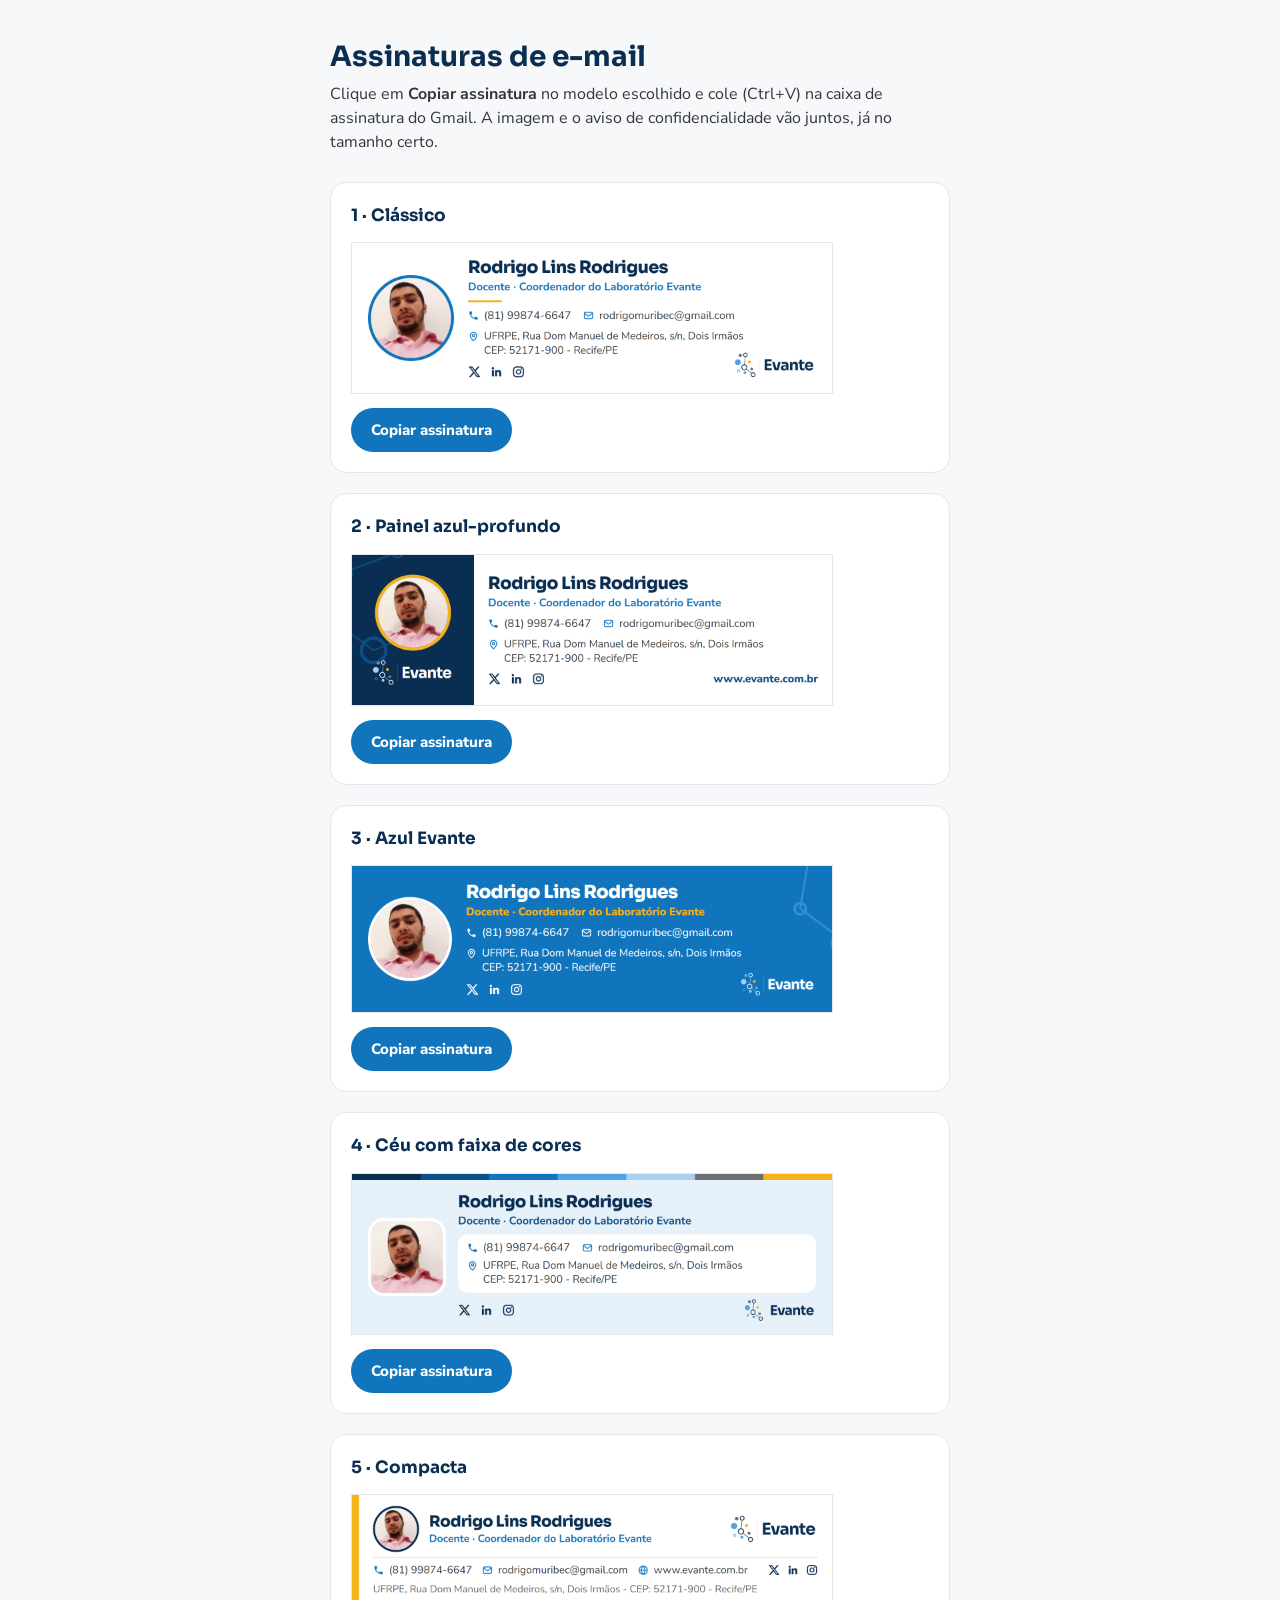
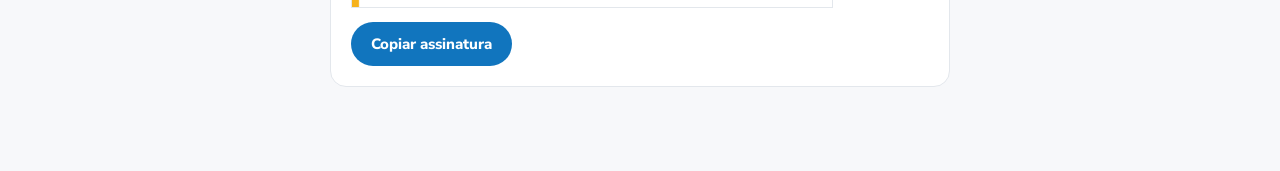
<file: assinaturas/index.html>
<!doctype html>
<html lang="pt-BR">
<head>
<meta charset="utf-8">
<meta name="viewport" content="width=device-width, initial-scale=1">
<meta name="robots" content="noindex, nofollow">
<title>Assinaturas de e-mail · Evante</title>
<link rel="stylesheet" href="https://fonts.googleapis.com/css2?family=Nunito+Sans:wght@400;700;800&family=Sora:wght@700;800&display=swap">
<style>
  :root { color-scheme: light; }
  body { margin: 0; background: #F7F8FA; color: #1B1F24; font-family: "Nunito Sans", Arial, sans-serif; line-height: 1.5; }
  main { max-width: 620px; margin: 0 auto; padding: 40px 16px 64px; }
  h1 { margin: 0 0 8px; font-family: Sora, Arial, sans-serif; font-size: 1.75rem; line-height: 1.2; color: #0A2E52; }
  .intro { margin: 0 0 28px; color: #33373C; }
  .card { background: #FFFFFF; border: 1px solid #E3E7EC; border-radius: 16px; padding: 20px; margin-bottom: 20px; }
  h2 { margin: 0 0 14px; font-family: Sora, Arial, sans-serif; font-size: 1.0625rem; color: #0A2E52; }
  .assinatura img { display: block; max-width: 100%; height: auto; border: 1px solid #E3E7EC; }
  .acoes { display: flex; flex-wrap: wrap; align-items: center; gap: 12px; margin-top: 14px; }
  button { min-height: 44px; padding: 0 20px; border: 0; border-radius: 9999px; background: #1175BE; color: #FFFFFF; font: 800 0.9375rem "Nunito Sans", Arial, sans-serif; cursor: pointer; }
  button:hover { background: #0A2E52; }
  button:focus-visible { outline: 3px solid #F6B21B; outline-offset: 2px; }
  .status { font-weight: 700; color: #0D4F8A; }
</style>
</head>
<body>
<main>
  <h1>Assinaturas de e-mail</h1>
  <p class="intro">Clique em <strong>Copiar assinatura</strong> no modelo escolhido e cole (Ctrl+V) na caixa de assinatura do Gmail. A imagem e o aviso de confidencialidade vão juntos, já no tamanho certo.</p>
    <article class="card">
      <h2>1 · Clássico</h2>
      <div class="assinatura"><img src="modelo-1-classico.png?v=2" width="480" height="150" alt="Assinatura, modelo 1 · Clássico"></div>
      <div class="acoes"><button type="button" data-copia="&lt;img src=&quot;https://www.evante.com.br/assinaturas/modelo-1-classico.png?v=2&quot; width=&quot;480&quot; height=&quot;150&quot; alt=&quot;Rodrigo Lins Rodrigues&quot; style=&quot;width:480px;height:150px;display:block&quot;&gt;&lt;p style=&quot;margin:10px 0 0;max-width:480px;font-size:10px;line-height:1.4;color:#6D6E71&quot;&gt;O conteúdo deste e-mail é confidencial e destinado apenas ao destinatário especificado na mensagem. É estritamente proibido compartilhar qualquer parte desta mensagem com terceiros, sem o consentimento por escrito do remetente. Se você recebeu esta mensagem por engano, responda a esta mensagem e prossiga com sua exclusão, para que possamos garantir que tal erro não ocorra no futuro.&lt;/p&gt;">Copiar assinatura</button><span class="status" role="status"></span></div>
    </article>
    <article class="card">
      <h2>2 · Painel azul-profundo</h2>
      <div class="assinatura"><img src="modelo-2-painel-azul.png?v=2" width="480" height="150" alt="Assinatura, modelo 2 · Painel azul-profundo"></div>
      <div class="acoes"><button type="button" data-copia="&lt;img src=&quot;https://www.evante.com.br/assinaturas/modelo-2-painel-azul.png?v=2&quot; width=&quot;480&quot; height=&quot;150&quot; alt=&quot;Rodrigo Lins Rodrigues&quot; style=&quot;width:480px;height:150px;display:block&quot;&gt;&lt;p style=&quot;margin:10px 0 0;max-width:480px;font-size:10px;line-height:1.4;color:#6D6E71&quot;&gt;O conteúdo deste e-mail é confidencial e destinado apenas ao destinatário especificado na mensagem. É estritamente proibido compartilhar qualquer parte desta mensagem com terceiros, sem o consentimento por escrito do remetente. Se você recebeu esta mensagem por engano, responda a esta mensagem e prossiga com sua exclusão, para que possamos garantir que tal erro não ocorra no futuro.&lt;/p&gt;">Copiar assinatura</button><span class="status" role="status"></span></div>
    </article>
    <article class="card">
      <h2>3 · Azul Evante</h2>
      <div class="assinatura"><img src="modelo-3-azul-evante.png?v=2" width="480" height="146" alt="Assinatura, modelo 3 · Azul Evante"></div>
      <div class="acoes"><button type="button" data-copia="&lt;img src=&quot;https://www.evante.com.br/assinaturas/modelo-3-azul-evante.png?v=2&quot; width=&quot;480&quot; height=&quot;146&quot; alt=&quot;Rodrigo Lins Rodrigues&quot; style=&quot;width:480px;height:146px;display:block&quot;&gt;&lt;p style=&quot;margin:10px 0 0;max-width:480px;font-size:10px;line-height:1.4;color:#6D6E71&quot;&gt;O conteúdo deste e-mail é confidencial e destinado apenas ao destinatário especificado na mensagem. É estritamente proibido compartilhar qualquer parte desta mensagem com terceiros, sem o consentimento por escrito do remetente. Se você recebeu esta mensagem por engano, responda a esta mensagem e prossiga com sua exclusão, para que possamos garantir que tal erro não ocorra no futuro.&lt;/p&gt;">Copiar assinatura</button><span class="status" role="status"></span></div>
    </article>
    <article class="card">
      <h2>4 · Céu com faixa de cores</h2>
      <div class="assinatura"><img src="modelo-4-ceu.png?v=2" width="480" height="160" alt="Assinatura, modelo 4 · Céu com faixa de cores"></div>
      <div class="acoes"><button type="button" data-copia="&lt;img src=&quot;https://www.evante.com.br/assinaturas/modelo-4-ceu.png?v=2&quot; width=&quot;480&quot; height=&quot;160&quot; alt=&quot;Rodrigo Lins Rodrigues&quot; style=&quot;width:480px;height:160px;display:block&quot;&gt;&lt;p style=&quot;margin:10px 0 0;max-width:480px;font-size:10px;line-height:1.4;color:#6D6E71&quot;&gt;O conteúdo deste e-mail é confidencial e destinado apenas ao destinatário especificado na mensagem. É estritamente proibido compartilhar qualquer parte desta mensagem com terceiros, sem o consentimento por escrito do remetente. Se você recebeu esta mensagem por engano, responda a esta mensagem e prossiga com sua exclusão, para que possamos garantir que tal erro não ocorra no futuro.&lt;/p&gt;">Copiar assinatura</button><span class="status" role="status"></span></div>
    </article>
    <article class="card">
      <h2>5 · Compacta</h2>
      <div class="assinatura"><img src="modelo-5-compacta.png?v=2" width="480" height="112" alt="Assinatura, modelo 5 · Compacta"></div>
      <div class="acoes"><button type="button" data-copia="&lt;img src=&quot;https://www.evante.com.br/assinaturas/modelo-5-compacta.png?v=2&quot; width=&quot;480&quot; height=&quot;112&quot; alt=&quot;Rodrigo Lins Rodrigues&quot; style=&quot;width:480px;height:112px;display:block&quot;&gt;&lt;p style=&quot;margin:10px 0 0;max-width:480px;font-size:10px;line-height:1.4;color:#6D6E71&quot;&gt;O conteúdo deste e-mail é confidencial e destinado apenas ao destinatário especificado na mensagem. É estritamente proibido compartilhar qualquer parte desta mensagem com terceiros, sem o consentimento por escrito do remetente. Se você recebeu esta mensagem por engano, responda a esta mensagem e prossiga com sua exclusão, para que possamos garantir que tal erro não ocorra no futuro.&lt;/p&gt;">Copiar assinatura</button><span class="status" role="status"></span></div>
    </article>
</main>
<script>
  function copiarComSelecao(conteudo) {
    var caixa = document.createElement('div');
    caixa.contentEditable = 'true';
    caixa.style.position = 'fixed';
    caixa.style.left = '-9999px';
    caixa.innerHTML = conteudo;
    document.body.appendChild(caixa);
    var faixa = document.createRange();
    faixa.selectNodeContents(caixa);
    var selecao = window.getSelection();
    selecao.removeAllRanges();
    selecao.addRange(faixa);
    var ok = document.execCommand('copy');
    selecao.removeAllRanges();
    caixa.remove();
    return ok;
  }
  document.querySelectorAll('button[data-copia]').forEach(function (botao) {
    botao.addEventListener('click', function () {
      var conteudo = botao.getAttribute('data-copia');
      var status = botao.parentNode.querySelector('.status');
      var ok = copiarComSelecao(conteudo);
      status.textContent = ok ? 'Copiada! Agora cole no Gmail.' : 'Não foi possível copiar. Tente novamente.';
    });
  });
</script>
</body>
</html>
</file>
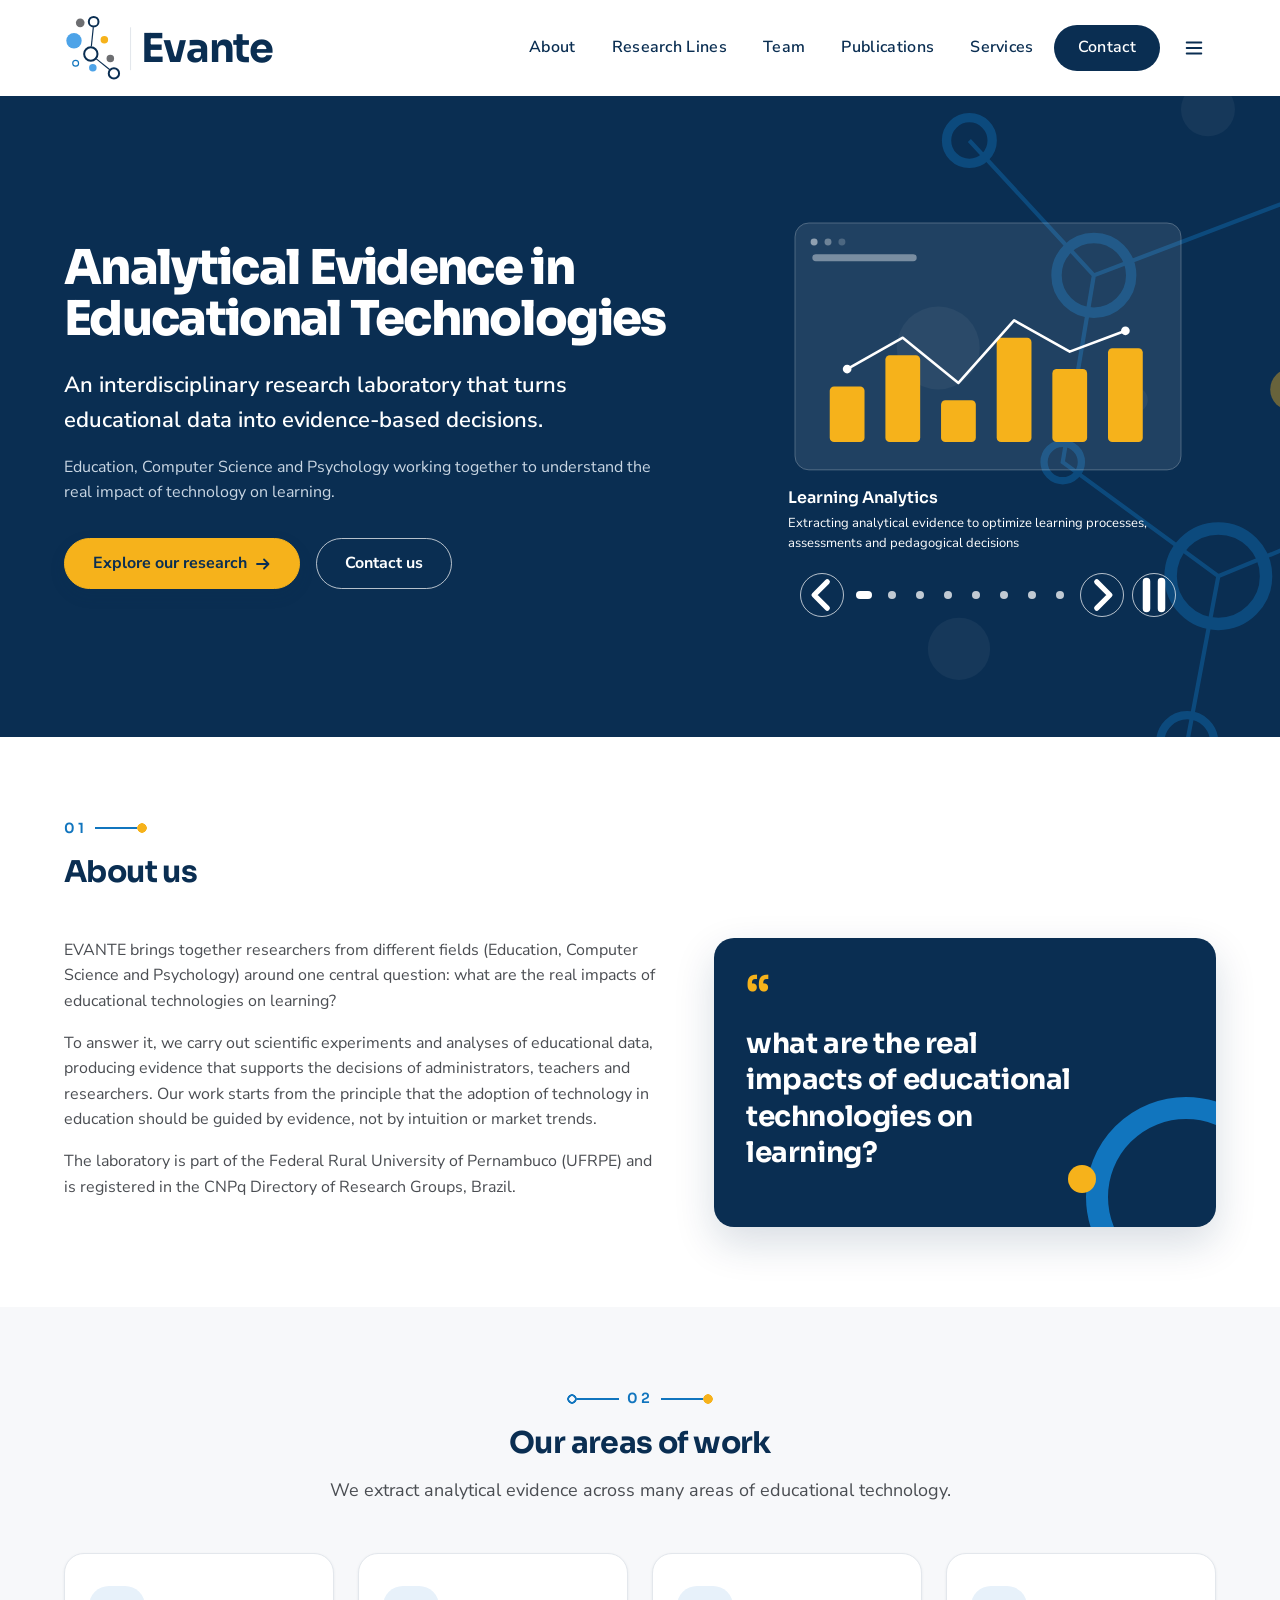
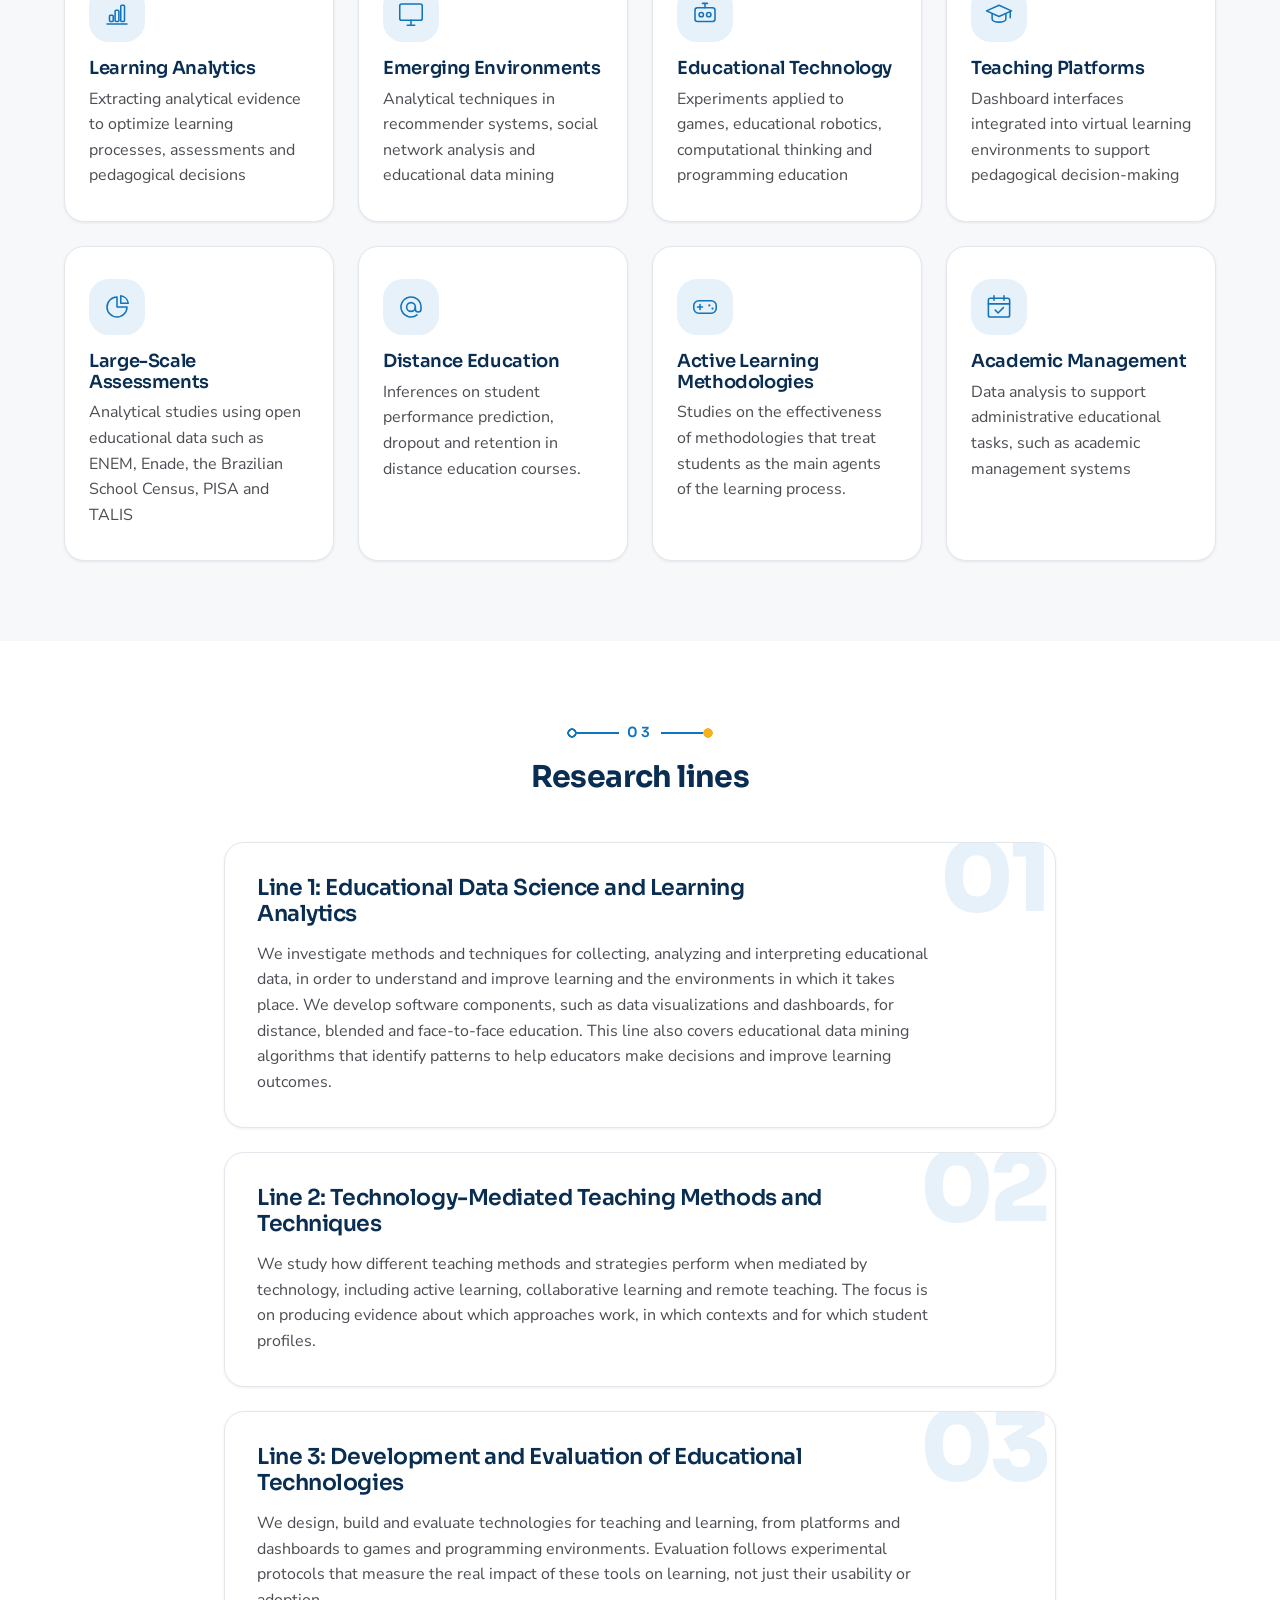
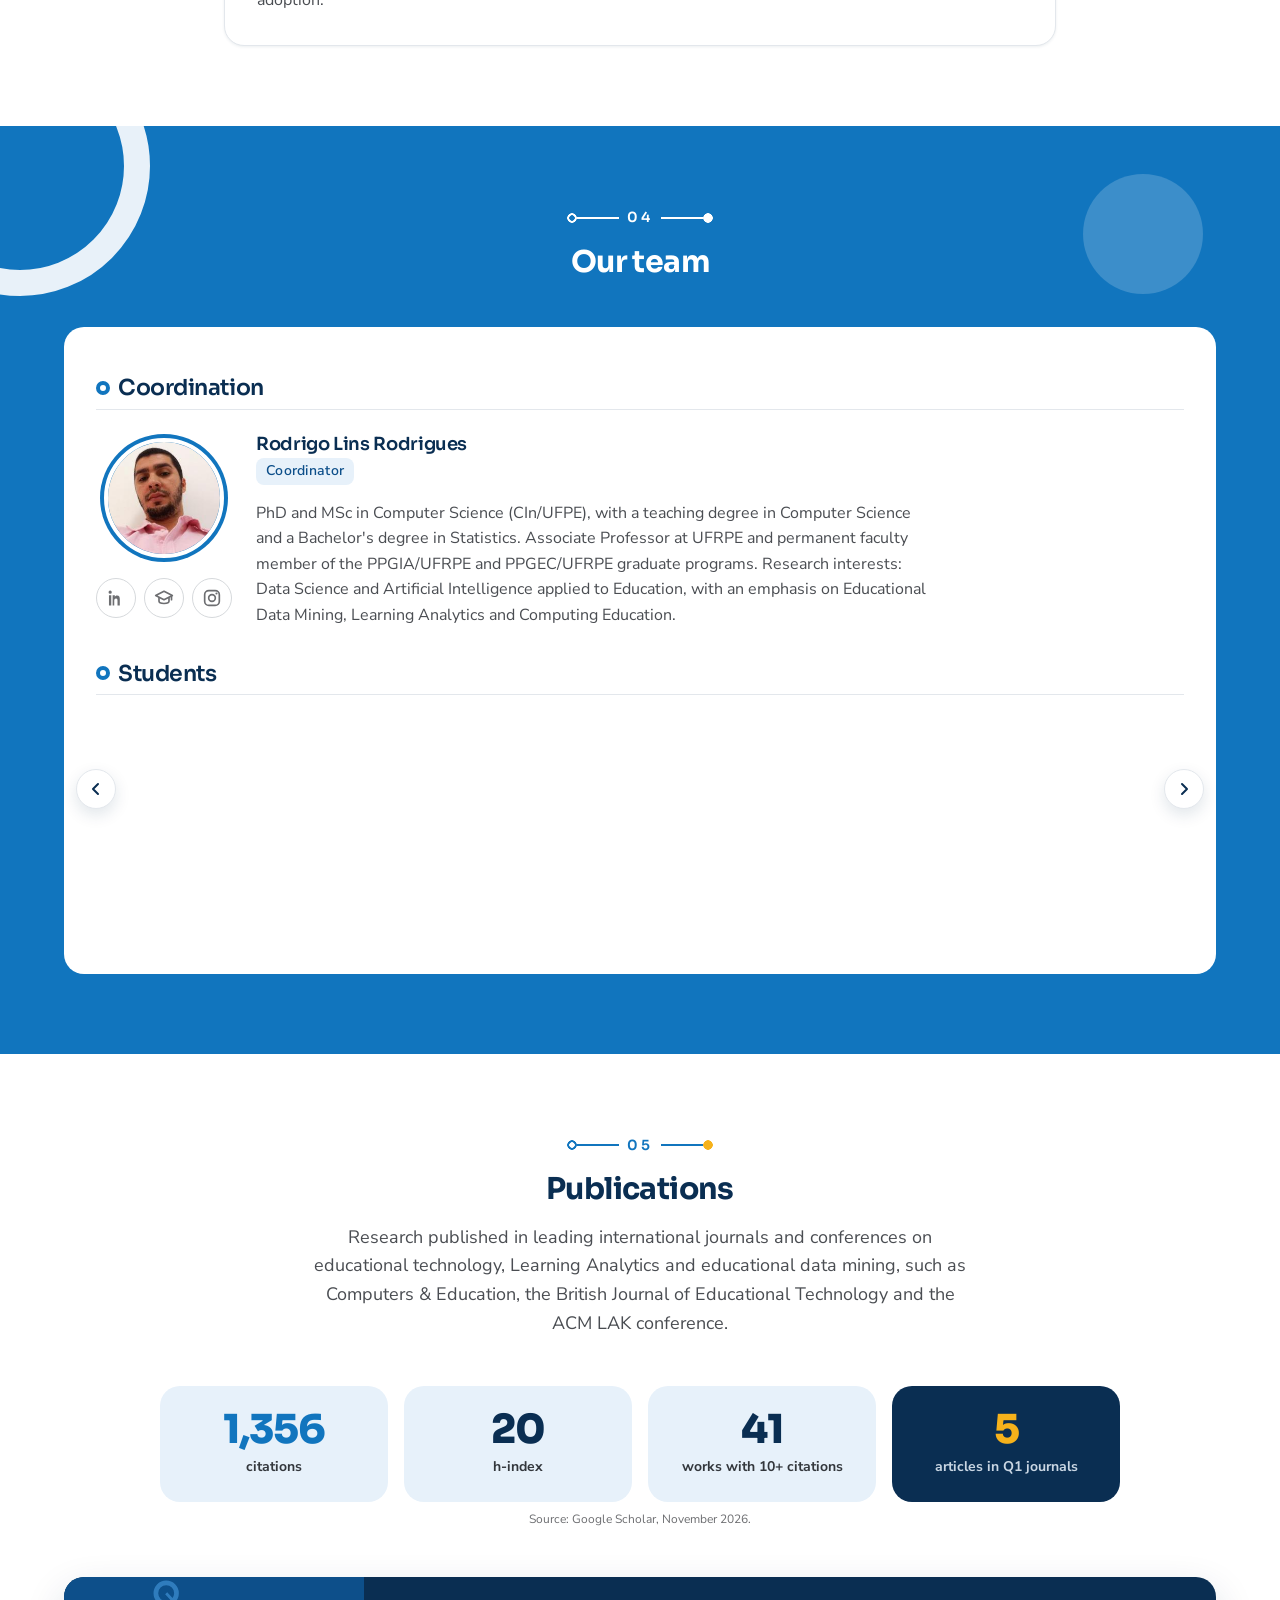
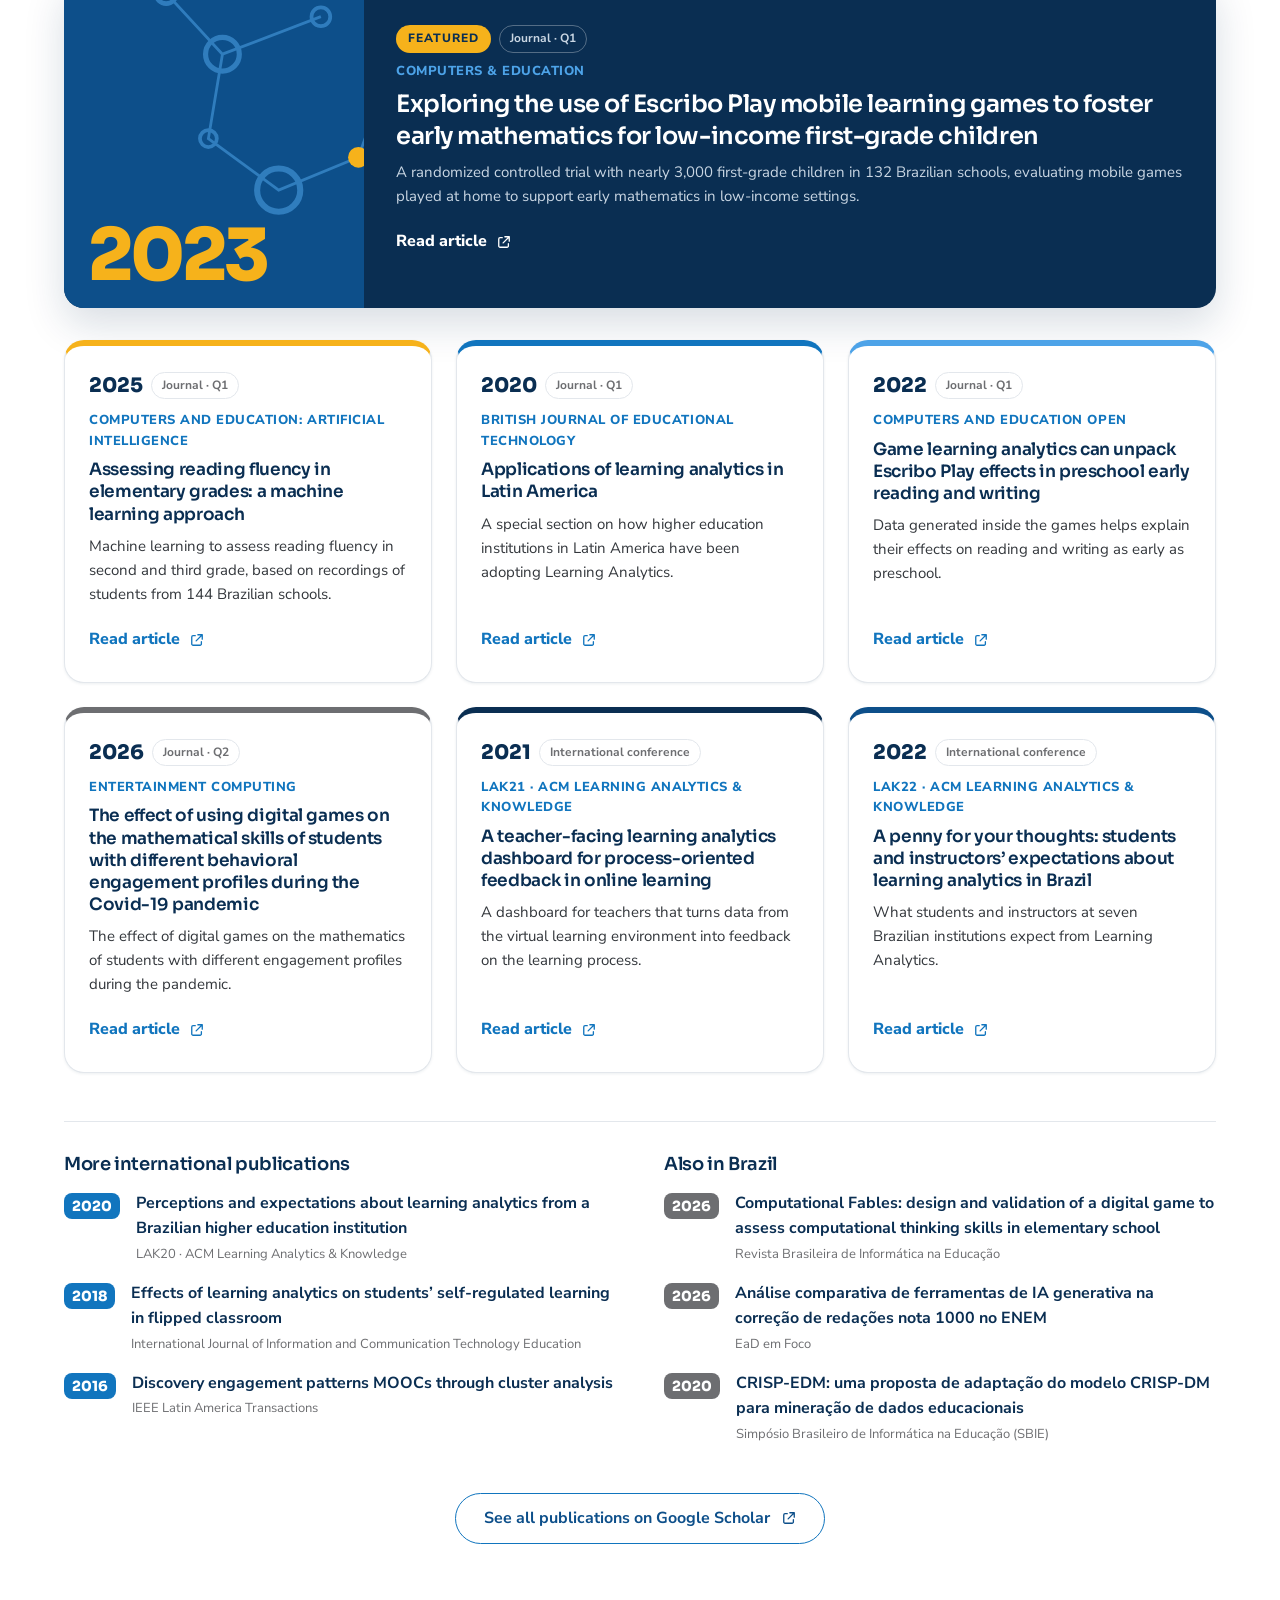
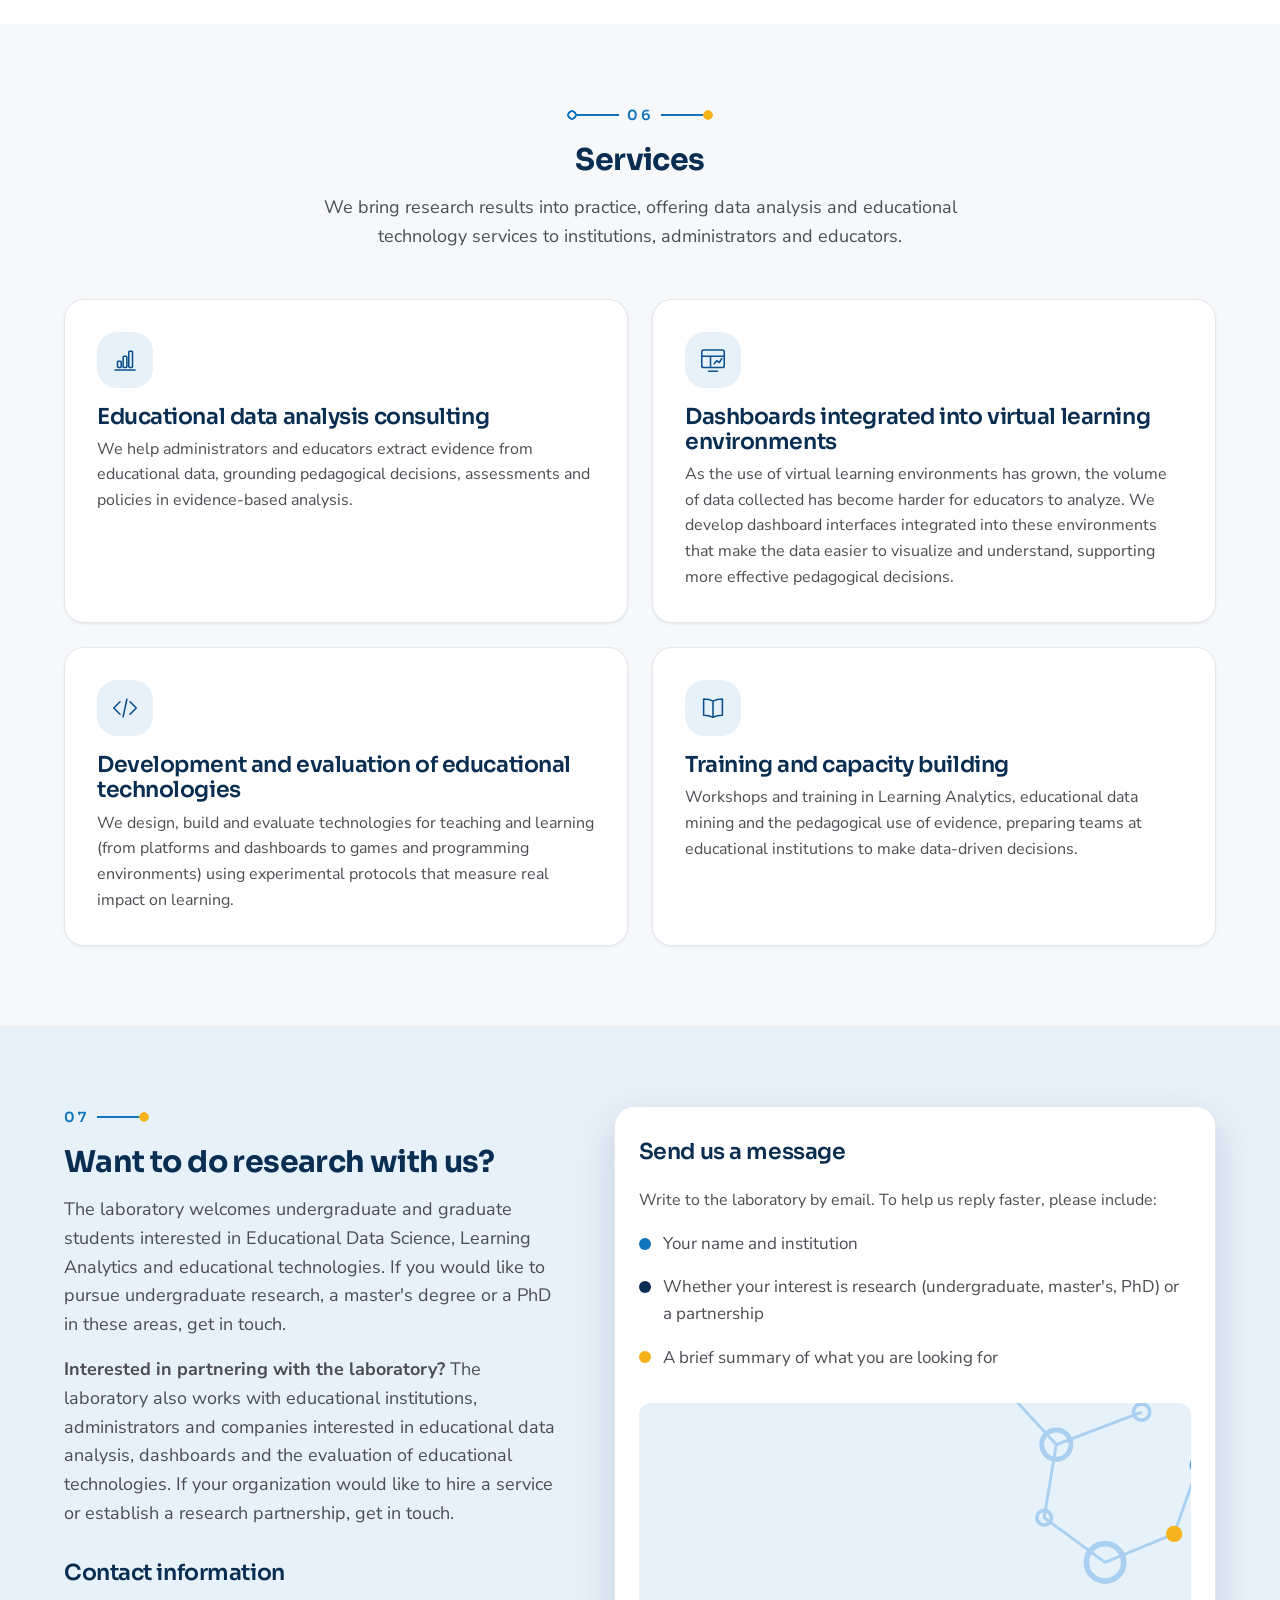
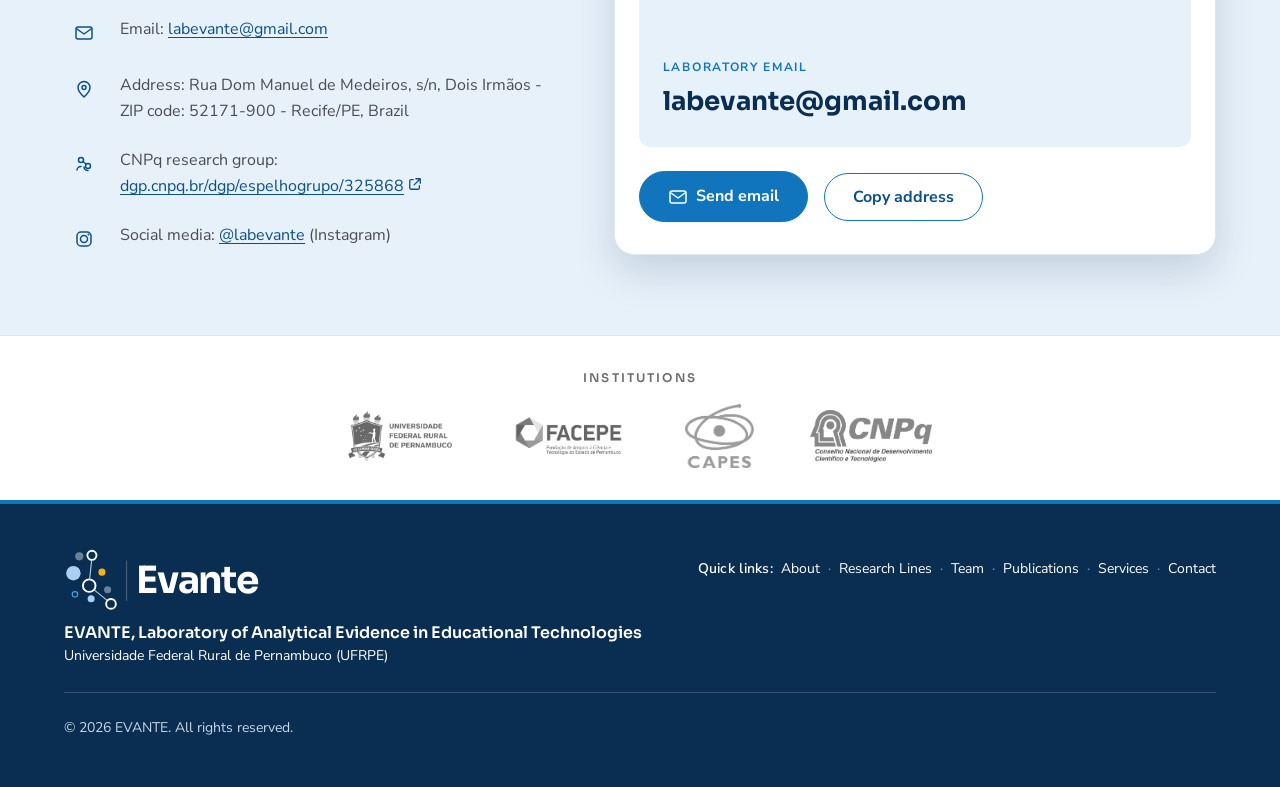
<file: en/index.html>
<!DOCTYPE html>
<html lang="en" data-t-menu-abrir="Open navigation menu" data-t-menu-fechar="Close navigation menu" data-t-pausar="Pause automatic rotation" data-t-retomar="Resume automatic rotation" data-t-copiado="Address copied!">
<head>
  <meta charset="UTF-8">
  <meta name="viewport" content="width=device-width, initial-scale=1.0">
  <meta name="description" content="EVANTE, Laboratory of Analytical Evidence in Educational Technologies. Interdisciplinary research that turns educational data into evidence-based decisions.">
  <meta name="theme-color" content="#0A2E52">
  <link rel="canonical" href="https://www.evante.com.br/en/">
  <link rel="alternate" hreflang="pt-BR" href="https://www.evante.com.br/">
  <link rel="alternate" hreflang="en" href="https://www.evante.com.br/en/">
  <link rel="alternate" hreflang="es" href="https://www.evante.com.br/es/">
  <link rel="alternate" hreflang="x-default" href="https://www.evante.com.br/">
  <title>EVANTE, Laboratory of Analytical Evidence in Educational Technologies</title>
  <link rel="icon" type="image/svg+xml" href="data:image/svg+xml,%3Csvg xmlns=%27http://www.w3.org/2000/svg%27 viewBox=%2740 40 660 780%27%3E%3Ccircle cx=%27217%27 cy=%27128%27 r=%2752%27 fill=%27%236D6E71%27/%3E%3Ccircle cx=%27142%27 cy=%27343%27 r=%2792%27 fill=%27%234DA3E8%27/%3E%3Ccircle cx=%27578%27 cy=%27555%27 r=%2745%27 fill=%27%236D6E71%27/%3E%3Ccircle cx=%27368%27 cy=%27668%27 r=%2745%27 fill=%27%234DA3E8%27/%3E%3Ccircle cx=%27506%27 cy=%27330%27 r=%2745%27 fill=%27%23F6B21B%27/%3E%3Cg fill=%27none%27 stroke=%27%230A2E52%27 stroke-width=%2714%27%3E%3Cline x1=%27374%27 y1=%27180%27 x2=%27350%27 y2=%27412%27/%3E%3Cline x1=%27410%27 y1=%27560%27 x2=%27572%27 y2=%27690%27/%3E%3C/g%3E%3Ccircle cx=%27378%27 cy=%27115%27 r=%2758%27 fill=%27none%27 stroke=%27%230A2E52%27 stroke-width=%2724%27/%3E%3Ccircle cx=%27344%27 cy=%27502%27 r=%2780%27 fill=%27none%27 stroke=%27%230A2E52%27 stroke-width=%2724%27/%3E%3Ccircle cx=%27162%27 cy=%27613%27 r=%2735%27 fill=%27none%27 stroke=%27%231175BE%27 stroke-width=%2714%27/%3E%3Ccircle cx=%27621%27 cy=%27735%27 r=%2762%27 fill=%27none%27 stroke=%27%230A2E52%27 stroke-width=%2724%27/%3E%3C/svg%3E">
  <link rel="preconnect" href="https://fonts.googleapis.com">
  <link rel="preconnect" href="https://fonts.gstatic.com" crossorigin>
  <link rel="stylesheet" href="https://fonts.googleapis.com/css2?family=Nunito+Sans:wght@400;600;700;800&family=Sora:wght@600;700;800&display=swap">
  <link rel="stylesheet" href="../assets/site.css?v=2">
</head>
<body>
  <a class="skip-link" href="#conteudo">Skip to content</a>

  <!-- ====================== HEADER ====================== -->
  <header class="site-header" id="topo">
    <div class="container header-inner">
      <a class="logo" href="#topo" aria-label="EVANTE, back to the top of the page">
        <svg class="logo-svg" viewBox="4 4 290 92" xmlns="http://www.w3.org/2000/svg" aria-hidden="true"><g transform="translate(6 6) scale(0.1128) translate(-40 -40)"><circle cx="217" cy="128" r="52" fill="#6D6E71"/><circle cx="142" cy="343" r="92" fill="#4DA3E8"/><circle cx="578" cy="555" r="45" fill="#6D6E71"/><circle cx="368" cy="668" r="45" fill="#4DA3E8"/><circle cx="506" cy="330" r="45" fill="#F6B21B"/><g fill="none" stroke="#0A2E52" stroke-width="14"><line x1="374" y1="180" x2="350" y2="412"/><line x1="410" y1="560" x2="572" y2="690"/></g><circle cx="378" cy="115" r="58" fill="none" stroke="#0A2E52" stroke-width="24"/><circle cx="344" cy="502" r="80" fill="none" stroke="#0A2E52" stroke-width="24"/><circle cx="162" cy="613" r="35" fill="none" stroke="#1175BE" stroke-width="14"/><circle cx="621" cy="735" r="62" fill="none" stroke="#0A2E52" stroke-width="24"/></g><line x1="94" y1="22" x2="94" y2="80" stroke="#E3E7EC" stroke-width="1.5"/><text x="108" y="69" font-size="54" font-weight="700" letter-spacing="-1.9" fill="#0A2E52">Evante</text></svg>
      </a>

      <button class="nav-toggle" type="button" aria-expanded="false" aria-controls="menu-principal" aria-label="Open navigation menu">
        <svg class="icon-menu" width="24" height="24" viewBox="0 0 24 24" fill="none" aria-hidden="true">
          <path d="M4 6h16M4 12h16M4 18h16" stroke="currentColor" stroke-width="2" stroke-linecap="round"/>
        </svg>
        <svg class="icon-close" width="24" height="24" viewBox="0 0 24 24" fill="none" aria-hidden="true">
          <path d="M6 6l12 12M18 6L6 18" stroke="currentColor" stroke-width="2" stroke-linecap="round"/>
        </svg>
      </button>

      <nav class="site-nav" id="menu-principal" aria-label="Main navigation">
        <ul>
          <li><a href="#sobre">About</a></li>
          <li><a href="#pesquisas">Research Lines</a></li>
          <li><a href="#equipe">Team</a></li>
          <li><a href="#publicacoes">Publications</a></li>
          <li><a href="#servicos">Services</a></li>
          <li><a class="nav-cta" href="#contato">Contact</a></li>
          <!-- idiomas:inicio -->
          <li class="nav-lang"><div class="lang-menu"><button class="lang-toggle" type="button" aria-expanded="false" aria-controls="lista-idiomas" aria-label="Choose language" title="Choose language"><svg width="22" height="22" viewBox="0 0 24 24" fill="none" aria-hidden="true"><path d="M4 6h16M4 12h16M4 18h16" stroke="currentColor" stroke-width="2" stroke-linecap="round"/></svg></button><div class="lang-switch" id="lista-idiomas" role="group" aria-label="Language"><a href="../" lang="pt-BR" hreflang="pt-BR">Português</a><a href="./" lang="en" hreflang="en" aria-current="page">English</a><a href="../es/" lang="es" hreflang="es">Español</a></div></div></li>
          <!-- idiomas:fim -->
        </ul>
      </nav>
    </div>
    <span class="scroll-progress" aria-hidden="true"></span>
  </header>

  <main id="conteudo">
    <!-- ====================== HERO ====================== -->
    <section class="hero" aria-labelledby="hero-titulo">
      <svg class="hero-constellation" viewBox="0 0 640 772" aria-hidden="true">
        <g stroke="#1175BE" fill="none">
          <path d="M90 120 210 250 180 430 330 540 500 470 560 300M210 250 420 170M330 540 300 700" stroke-width="4"/>
          <circle cx="90" cy="120" r="22" stroke-width="9"/><circle cx="210" cy="250" r="36" stroke-width="10"/>
          <circle cx="180" cy="430" r="18" stroke-width="7"/><circle cx="330" cy="540" r="46" stroke-width="12"/>
          <circle cx="500" cy="470" r="24" stroke-width="8"/><circle cx="560" cy="300" r="30" stroke-width="9"/>
          <circle cx="420" cy="170" r="20" stroke-width="7"/><circle cx="300" cy="700" r="26" stroke-width="8"/>
        </g>
        <g fill="#FFFFFF" fill-opacity="0.12">
          <circle cx="320" cy="90" r="26"/><circle cx="60" cy="320" r="40"/><circle cx="80" cy="610" r="30"/>
          <circle cx="590" cy="620" r="44"/><circle cx="520" cy="90" r="16"/><circle cx="250" cy="370" r="12"/>
        </g>
        <circle cx="400" cy="360" r="20" fill="#F6B21B"/>
      </svg>
      <div class="container">
        <div class="hero-grid">
          <div>
            <h1 id="hero-titulo">Analytical Evidence in Educational Technologies</h1>
            <p class="hero-subtitle">An interdisciplinary research laboratory that turns educational data into evidence-based decisions.</p>
            <p class="hero-support">Education, Computer Science and Psychology working together to understand the real impact of technology on learning.</p>
            <div class="hero-actions">
              <a class="btn btn--light" href="#pesquisas">
                Explore our research
                <svg class="btn-arrow" width="16" height="16" viewBox="0 0 16 16" fill="none" aria-hidden="true">
                  <path d="M2 8h11M9 3.5L13.5 8 9 12.5" stroke="currentColor" stroke-width="1.8" stroke-linecap="round" stroke-linejoin="round"/>
                </svg>
              </a>
              <a class="btn btn--ghost" href="#contato">Contact us</a>
            </div>
          </div>

          <div class="hero-visual" role="group" aria-roledescription="carousel" aria-label="Areas of work">
            <div class="hv-carousel">
              <div class="hv-viewport float" aria-live="off">
                <ul class="hv-track" role="presentation">

                  <li class="hv-slide is-active" role="group" aria-roledescription="slide" aria-label="1 of 8: Learning Analytics" aria-hidden="false">
                    <svg viewBox="0 0 460 300" fill="none" xmlns="http://www.w3.org/2000/svg" aria-hidden="true">
                      <rect x="8" y="8" width="444" height="284" rx="16" fill="rgba(255,255,255,0.09)" stroke="rgba(255,255,255,0.28)"/>
                      <circle class="hv-fade" style="--in-delay:0ms" cx="30" cy="30" r="4" fill="rgba(255,255,255,0.5)"/>
                      <circle class="hv-fade" style="--in-delay:90ms" cx="46" cy="30" r="4" fill="rgba(255,255,255,0.35)"/>
                      <circle class="hv-fade" style="--in-delay:180ms" cx="62" cy="30" r="4" fill="rgba(255,255,255,0.2)"/>
                      <rect class="hv-fade" style="--in-delay:220ms" x="28" y="44" width="120" height="8" rx="4" fill="rgba(255,255,255,0.4)"/>
                      <rect class="hv-bar" style="--in-delay:300ms; --live-dur:4.6s" x="48" y="196" width="40" height="64" rx="5" fill="#F6B21B" opacity="0.55"/>
                      <rect class="hv-bar" style="--in-delay:400ms; --live-dur:5.4s" x="112" y="160" width="40" height="100" rx="5" fill="#F6B21B" opacity="0.75"/>
                      <rect class="hv-bar" style="--in-delay:500ms; --live-dur:4.1s" x="176" y="212" width="40" height="48" rx="5" fill="#F6B21B" opacity="0.6"/>
                      <rect class="hv-bar" style="--in-delay:600ms; --live-dur:6.2s" x="240" y="140" width="40" height="120" rx="5" fill="#F6B21B"/>
                      <rect class="hv-bar" style="--in-delay:700ms; --live-dur:5s" x="304" y="176" width="40" height="84" rx="5" fill="#F6B21B" opacity="0.7"/>
                      <rect class="hv-bar" style="--in-delay:800ms; --live-dur:4.4s" x="368" y="152" width="40" height="108" rx="5" fill="#F6B21B" opacity="0.85"/>
                      <polyline class="hv-trend" pathLength="100" points="68,176 132,140 196,192 260,120 324,156 388,132" stroke="#FFFFFF" stroke-width="3" stroke-linecap="round" stroke-linejoin="round"/>
                      <circle class="hv-dot" style="--in-delay:900ms; --pulse-delay:2.6s" cx="68" cy="176" r="5" fill="#FFFFFF"/>
                      <circle class="hv-dot" style="--in-delay:2100ms; --pulse-delay:3.1s" cx="388" cy="132" r="5" fill="#FFFFFF"/>
                    </svg>
                    <div class="hv-caption">
                      <strong>Learning Analytics</strong>
                      <p>Extracting analytical evidence to optimize learning processes, assessments and pedagogical decisions</p>
                    </div>
                  </li>

                  <li class="hv-slide" role="group" aria-roledescription="slide" aria-label="2 of 8: Emerging Environments" aria-hidden="true">
                    <svg viewBox="0 0 460 300" fill="none" xmlns="http://www.w3.org/2000/svg" aria-hidden="true">
                      <rect x="8" y="8" width="444" height="284" rx="16" fill="rgba(255,255,255,0.09)" stroke="rgba(255,255,255,0.28)"/>
                      <circle class="hv-fade" style="--in-delay:0ms" cx="30" cy="30" r="4" fill="rgba(255,255,255,0.5)"/>
                      <circle class="hv-fade" style="--in-delay:90ms" cx="46" cy="30" r="4" fill="rgba(255,255,255,0.35)"/>
                      <circle class="hv-fade" style="--in-delay:180ms" cx="62" cy="30" r="4" fill="rgba(255,255,255,0.2)"/>
                      <rect class="hv-fade" style="--in-delay:220ms" x="28" y="44" width="120" height="8" rx="4" fill="rgba(255,255,255,0.4)"/>
                      <path class="hv-fade" style="--in-delay:600ms" d="M90 130L170 100M170 100L250 140M250 140L330 105M330 105L390 160M90 130L150 220M150 220L280 235M250 140L280 235M280 235L390 160" stroke="rgba(255,255,255,0.35)" stroke-width="2"/>
                      <circle class="hv-dot" style="--in-delay:350ms; --pulse-delay:2.4s" cx="90" cy="130" r="14" fill="rgba(77,163,232,0.2)" stroke="#4DA3E8" stroke-width="3"/>
                      <circle class="hv-fade" style="--in-delay:450ms" cx="170" cy="100" r="10" fill="rgba(77,163,232,0.2)" stroke="#4DA3E8" stroke-width="3"/>
                      <circle class="hv-dot" style="--in-delay:550ms; --pulse-delay:3s" cx="250" cy="140" r="12" fill="#4DA3E8"/>
                      <circle class="hv-fade" style="--in-delay:650ms" cx="330" cy="105" r="9" fill="rgba(77,163,232,0.2)" stroke="#4DA3E8" stroke-width="3"/>
                      <circle class="hv-fade" style="--in-delay:750ms" cx="390" cy="160" r="12" fill="rgba(77,163,232,0.2)" stroke="#4DA3E8" stroke-width="3"/>
                      <circle class="hv-fade" style="--in-delay:850ms" cx="150" cy="220" r="10" fill="rgba(77,163,232,0.2)" stroke="#4DA3E8" stroke-width="3"/>
                      <circle class="hv-dot" style="--in-delay:950ms; --pulse-delay:3.5s" cx="280" cy="235" r="14" fill="rgba(77,163,232,0.2)" stroke="#4DA3E8" stroke-width="3"/>
                    </svg>
                    <div class="hv-caption">
                      <strong>Emerging Environments</strong>
                      <p>Analytical techniques in recommender systems, social network analysis and educational data mining</p>
                    </div>
                  </li>

                  <li class="hv-slide" role="group" aria-roledescription="slide" aria-label="3 of 8: Educational Technology" aria-hidden="true">
                    <svg viewBox="0 0 460 300" fill="none" xmlns="http://www.w3.org/2000/svg" aria-hidden="true">
                      <rect x="8" y="8" width="444" height="284" rx="16" fill="rgba(255,255,255,0.09)" stroke="rgba(255,255,255,0.28)"/>
                      <circle class="hv-fade" style="--in-delay:0ms" cx="30" cy="30" r="4" fill="rgba(255,255,255,0.5)"/>
                      <circle class="hv-fade" style="--in-delay:90ms" cx="46" cy="30" r="4" fill="rgba(255,255,255,0.35)"/>
                      <circle class="hv-fade" style="--in-delay:180ms" cx="62" cy="30" r="4" fill="rgba(255,255,255,0.2)"/>
                      <rect class="hv-fade" style="--in-delay:220ms" x="28" y="44" width="120" height="8" rx="4" fill="rgba(255,255,255,0.4)"/>
                      <rect class="hv-stat" style="--in-delay:300ms; --live-dur:5.6s" x="48" y="76" width="120" height="16" rx="8" fill="#A9D0F0"/>
                      <rect class="hv-stat" style="--in-delay:400ms; --live-dur:6.4s" x="48" y="104" width="190" height="16" rx="8" fill="rgba(255,255,255,0.25)"/>
                      <rect class="hv-stat" style="--in-delay:500ms; --live-dur:5.1s" x="76" y="132" width="150" height="16" rx="8" fill="#A9D0F0" opacity="0.7"/>
                      <rect class="hv-stat" style="--in-delay:600ms; --live-dur:7.2s" x="76" y="160" width="90" height="16" rx="8" fill="rgba(255,255,255,0.25)"/>
                      <rect class="hv-stat" style="--in-delay:700ms; --live-dur:5.9s" x="104" y="188" width="170" height="16" rx="8" fill="#A9D0F0" opacity="0.85"/>
                      <rect class="hv-stat" style="--in-delay:800ms; --live-dur:6.8s" x="48" y="216" width="140" height="16" rx="8" fill="rgba(255,255,255,0.25)"/>
                      <rect class="hv-fade" style="--in-delay:900ms" x="320" y="110" width="90" height="66" rx="12" stroke="#A9D0F0" stroke-width="3"/>
                      <circle class="hv-fade" style="--in-delay:1000ms" cx="348" cy="140" r="6" fill="#A9D0F0"/>
                      <circle class="hv-fade" style="--in-delay:1050ms" cx="382" cy="140" r="6" fill="#A9D0F0"/>
                      <path class="hv-fade" style="--in-delay:950ms" d="M365 110v-14" stroke="#A9D0F0" stroke-width="3" stroke-linecap="round"/>
                      <circle class="hv-dot" style="--in-delay:1100ms; --pulse-delay:2.8s" cx="365" cy="90" r="5" fill="#A9D0F0"/>
                    </svg>
                    <div class="hv-caption">
                      <strong>Educational Technology</strong>
                      <p>Experiments applied to games, educational robotics, computational thinking and programming education</p>
                    </div>
                  </li>

                  <li class="hv-slide" role="group" aria-roledescription="slide" aria-label="4 of 8: Teaching Platforms" aria-hidden="true">
                    <svg viewBox="0 0 460 300" fill="none" xmlns="http://www.w3.org/2000/svg" aria-hidden="true">
                      <rect x="8" y="8" width="444" height="284" rx="16" fill="rgba(255,255,255,0.09)" stroke="rgba(255,255,255,0.28)"/>
                      <circle class="hv-fade" style="--in-delay:0ms" cx="30" cy="30" r="4" fill="rgba(255,255,255,0.5)"/>
                      <circle class="hv-fade" style="--in-delay:90ms" cx="46" cy="30" r="4" fill="rgba(255,255,255,0.35)"/>
                      <circle class="hv-fade" style="--in-delay:180ms" cx="62" cy="30" r="4" fill="rgba(255,255,255,0.2)"/>
                      <rect class="hv-fade" style="--in-delay:220ms" x="28" y="44" width="120" height="8" rx="4" fill="rgba(255,255,255,0.4)"/>
                      <rect class="hv-fade" style="--in-delay:280ms" x="28" y="66" width="80" height="210" rx="10" fill="rgba(255,255,255,0.10)"/>
                      <rect class="hv-stat" style="--in-delay:360ms; --live-dur:6.5s" x="40" y="82" width="56" height="10" rx="5" fill="#E7F1FA"/>
                      <rect class="hv-fade" style="--in-delay:430ms" x="40" y="104" width="48" height="8" rx="4" fill="rgba(255,255,255,0.25)"/>
                      <rect class="hv-fade" style="--in-delay:500ms" x="40" y="124" width="48" height="8" rx="4" fill="rgba(255,255,255,0.25)"/>
                      <rect class="hv-fade" style="--in-delay:570ms" x="40" y="144" width="48" height="8" rx="4" fill="rgba(255,255,255,0.25)"/>
                      <rect class="hv-fade" style="--in-delay:400ms" x="124" y="66" width="148" height="99" rx="10" fill="rgba(255,255,255,0.10)"/>
                      <rect class="hv-bar" style="--in-delay:600ms; --live-dur:4.8s" x="140" y="120" width="16" height="30" rx="4" fill="#4DA3E8"/>
                      <rect class="hv-bar" style="--in-delay:700ms; --live-dur:5.7s" x="164" y="105" width="16" height="45" rx="4" fill="#A9D0F0"/>
                      <rect class="hv-bar" style="--in-delay:800ms; --live-dur:4.3s" x="188" y="130" width="16" height="20" rx="4" fill="#F6B21B"/>
                      <rect class="hv-fade" style="--in-delay:480ms" x="284" y="66" width="148" height="99" rx="10" fill="rgba(255,255,255,0.10)"/>
                      <polyline class="hv-trend" pathLength="100" points="300,135 330,110 360,125 416,95" stroke="#FFFFFF" stroke-width="2.5" stroke-linecap="round" stroke-linejoin="round"/>
                      <rect class="hv-fade" style="--in-delay:560ms" x="124" y="177" width="148" height="99" rx="10" fill="rgba(255,255,255,0.10)"/>
                      <circle class="hv-fade" style="--in-delay:700ms" cx="160" cy="226" r="20" stroke="rgba(255,255,255,0.2)" stroke-width="8"/>
                      <circle class="hv-donut" style="--sweep-from:80" cx="160" cy="226" r="20" stroke="#4DA3E8" stroke-width="8" stroke-dasharray="80 126" stroke-linecap="round" transform="rotate(-90 160 226)"/>
                      <rect class="hv-fade" style="--in-delay:900ms" x="196" y="206" width="56" height="8" rx="4" fill="rgba(255,255,255,0.35)"/>
                      <rect class="hv-fade" style="--in-delay:980ms" x="196" y="224" width="40" height="8" rx="4" fill="rgba(255,255,255,0.25)"/>
                      <rect class="hv-fade" style="--in-delay:640ms" x="284" y="177" width="148" height="99" rx="10" fill="rgba(255,255,255,0.10)"/>
                      <rect class="hv-stat" style="--in-delay:800ms; --live-dur:5.5s" x="300" y="195" width="100" height="10" rx="5" fill="#1175BE"/>
                      <rect class="hv-stat" style="--in-delay:900ms; --live-dur:6.3s" x="300" y="215" width="70" height="10" rx="5" fill="rgba(255,255,255,0.35)"/>
                      <rect class="hv-stat" style="--in-delay:1000ms; --live-dur:7.1s" x="300" y="235" width="85" height="10" rx="5" fill="rgba(255,255,255,0.25)"/>
                    </svg>
                    <div class="hv-caption">
                      <strong>Teaching Platforms</strong>
                      <p>Dashboard interfaces integrated into virtual learning environments to support pedagogical decision-making</p>
                    </div>
                  </li>

                  <li class="hv-slide" role="group" aria-roledescription="slide" aria-label="5 of 8: Large-Scale Assessments" aria-hidden="true">
                    <svg viewBox="0 0 460 300" fill="none" xmlns="http://www.w3.org/2000/svg" aria-hidden="true">
                      <rect x="8" y="8" width="444" height="284" rx="16" fill="rgba(255,255,255,0.09)" stroke="rgba(255,255,255,0.28)"/>
                      <circle class="hv-fade" style="--in-delay:0ms" cx="30" cy="30" r="4" fill="rgba(255,255,255,0.5)"/>
                      <circle class="hv-fade" style="--in-delay:90ms" cx="46" cy="30" r="4" fill="rgba(255,255,255,0.35)"/>
                      <circle class="hv-fade" style="--in-delay:180ms" cx="62" cy="30" r="4" fill="rgba(255,255,255,0.2)"/>
                      <rect class="hv-fade" style="--in-delay:220ms" x="28" y="44" width="120" height="8" rx="4" fill="rgba(255,255,255,0.4)"/>
                      <circle class="hv-fade" style="--in-delay:300ms" cx="150" cy="170" r="56" stroke="rgba(255,255,255,0.18)" stroke-width="20"/>
                      <circle class="hv-donut" style="--sweep-from:140" cx="150" cy="170" r="56" stroke="#4DA3E8" stroke-width="20" stroke-dasharray="140 352" transform="rotate(-90 150 170)"/>
                      <circle class="hv-donut" style="--sweep-from:70" cx="150" cy="170" r="56" stroke="#4DA3E8" stroke-width="20" stroke-dasharray="70 352" transform="rotate(53 150 170)"/>
                      <circle class="hv-donut" style="--sweep-from:50" cx="150" cy="170" r="56" stroke="#E7F1FA" stroke-width="20" stroke-dasharray="50 352" transform="rotate(125 150 170)"/>
                      <circle class="hv-fade" style="--in-delay:600ms" cx="266" cy="120" r="6" fill="#4DA3E8"/>
                      <rect class="hv-fade" style="--in-delay:680ms" x="282" y="114" width="110" height="10" rx="5" fill="rgba(255,255,255,0.35)"/>
                      <circle class="hv-fade" style="--in-delay:760ms" cx="266" cy="152" r="6" fill="#4DA3E8"/>
                      <rect class="hv-fade" style="--in-delay:840ms" x="282" y="146" width="88" height="10" rx="5" fill="rgba(255,255,255,0.3)"/>
                      <circle class="hv-fade" style="--in-delay:920ms" cx="266" cy="184" r="6" fill="#E7F1FA"/>
                      <rect class="hv-fade" style="--in-delay:1000ms" x="282" y="178" width="98" height="10" rx="5" fill="rgba(255,255,255,0.25)"/>
                      <rect class="hv-stat" style="--in-delay:1100ms; --live-dur:6s" x="266" y="216" width="126" height="12" rx="6" fill="rgba(255,255,255,0.2)"/>
                    </svg>
                    <div class="hv-caption">
                      <strong>Large-Scale Assessments</strong>
                      <p>Analytical studies using open educational data such as ENEM, Enade, the Brazilian School Census, PISA and TALIS</p>
                    </div>
                  </li>

                  <li class="hv-slide" role="group" aria-roledescription="slide" aria-label="6 of 8: Distance Education" aria-hidden="true">
                    <svg viewBox="0 0 460 300" fill="none" xmlns="http://www.w3.org/2000/svg" aria-hidden="true">
                      <rect x="8" y="8" width="444" height="284" rx="16" fill="rgba(255,255,255,0.09)" stroke="rgba(255,255,255,0.28)"/>
                      <circle class="hv-fade" style="--in-delay:0ms" cx="30" cy="30" r="4" fill="rgba(255,255,255,0.5)"/>
                      <circle class="hv-fade" style="--in-delay:90ms" cx="46" cy="30" r="4" fill="rgba(255,255,255,0.35)"/>
                      <circle class="hv-fade" style="--in-delay:180ms" cx="62" cy="30" r="4" fill="rgba(255,255,255,0.2)"/>
                      <rect class="hv-fade" style="--in-delay:220ms" x="28" y="44" width="120" height="8" rx="4" fill="rgba(255,255,255,0.4)"/>
                      <path class="hv-fade" style="--in-delay:700ms" d="M48 240V180L116 200L184 150L252 170L320 120L388 140V240Z" fill="rgba(246,178,27,0.22)"/>
                      <polyline class="hv-trend" pathLength="100" points="48,180 116,200 184,150 252,170 320,120 388,140" stroke="#F6B21B" stroke-width="3.5" stroke-linecap="round" stroke-linejoin="round"/>
                      <path class="hv-fade" style="--in-delay:400ms" d="M48 240h340" stroke="rgba(255,255,255,0.3)" stroke-width="2" stroke-dasharray="6 8"/>
                      <circle class="hv-dot" style="--in-delay:2100ms; --pulse-delay:2.8s" cx="388" cy="140" r="6" fill="#F6B21B"/>
                      <circle class="hv-fade" style="--in-delay:500ms" cx="388" cy="92" r="18" stroke="#F6B21B" stroke-width="3"/>
                      <circle class="hv-fade" style="--in-delay:600ms" cx="388" cy="92" r="7" stroke="#F6B21B" stroke-width="2.5"/>
                      <path class="hv-fade" style="--in-delay:700ms" d="M395 92v4a5 5 0 0 0 10 0v-4" stroke="#F6B21B" stroke-width="2.5" stroke-linecap="round"/>
                    </svg>
                    <div class="hv-caption">
                      <strong>Distance Education</strong>
                      <p>Inferences on student performance prediction, dropout and retention in distance education courses.</p>
                    </div>
                  </li>

                  <li class="hv-slide" role="group" aria-roledescription="slide" aria-label="7 of 8: Active Learning Methodologies" aria-hidden="true">
                    <svg viewBox="0 0 460 300" fill="none" xmlns="http://www.w3.org/2000/svg" aria-hidden="true">
                      <rect x="8" y="8" width="444" height="284" rx="16" fill="rgba(255,255,255,0.09)" stroke="rgba(255,255,255,0.28)"/>
                      <circle class="hv-fade" style="--in-delay:0ms" cx="30" cy="30" r="4" fill="rgba(255,255,255,0.5)"/>
                      <circle class="hv-fade" style="--in-delay:90ms" cx="46" cy="30" r="4" fill="rgba(255,255,255,0.35)"/>
                      <circle class="hv-fade" style="--in-delay:180ms" cx="62" cy="30" r="4" fill="rgba(255,255,255,0.2)"/>
                      <rect class="hv-fade" style="--in-delay:220ms" x="28" y="44" width="120" height="8" rx="4" fill="rgba(255,255,255,0.4)"/>
                      <circle class="hv-fade" style="--in-delay:300ms" cx="110" cy="150" r="34" stroke="rgba(255,255,255,0.2)" stroke-width="12"/>
                      <circle class="hv-donut" style="--sweep-from:150" cx="110" cy="150" r="34" stroke="#F6B21B" stroke-width="12" stroke-dasharray="150 214" stroke-linecap="round" transform="rotate(-90 110 150)"/>
                      <circle class="hv-fade" style="--in-delay:450ms" cx="230" cy="150" r="34" stroke="rgba(255,255,255,0.2)" stroke-width="12"/>
                      <circle class="hv-donut" style="--sweep-from:96" cx="230" cy="150" r="34" stroke="#F6B21B" stroke-width="12" stroke-dasharray="96 214" stroke-linecap="round" transform="rotate(-90 230 150)"/>
                      <circle class="hv-fade" style="--in-delay:600ms" cx="350" cy="150" r="34" stroke="rgba(255,255,255,0.2)" stroke-width="12"/>
                      <circle class="hv-donut" style="--sweep-from:182" cx="350" cy="150" r="34" stroke="#F6B21B" stroke-width="12" stroke-dasharray="182 214" stroke-linecap="round" transform="rotate(-90 350 150)"/>
                      <rect class="hv-fade" style="--in-delay:900ms" x="80" y="210" width="60" height="8" rx="4" fill="rgba(255,255,255,0.35)"/>
                      <rect class="hv-fade" style="--in-delay:1000ms" x="200" y="210" width="60" height="8" rx="4" fill="rgba(255,255,255,0.35)"/>
                      <rect class="hv-fade" style="--in-delay:1100ms" x="320" y="210" width="60" height="8" rx="4" fill="rgba(255,255,255,0.35)"/>
                    </svg>
                    <div class="hv-caption">
                      <strong>Active Learning Methodologies</strong>
                      <p>Studies on the effectiveness of methodologies that treat students as the main agents of the learning process.</p>
                    </div>
                  </li>

                  <li class="hv-slide" role="group" aria-roledescription="slide" aria-label="8 of 8: Academic Management" aria-hidden="true">
                    <svg viewBox="0 0 460 300" fill="none" xmlns="http://www.w3.org/2000/svg" aria-hidden="true">
                      <rect x="8" y="8" width="444" height="284" rx="16" fill="rgba(255,255,255,0.09)" stroke="rgba(255,255,255,0.28)"/>
                      <circle class="hv-fade" style="--in-delay:0ms" cx="30" cy="30" r="4" fill="rgba(255,255,255,0.5)"/>
                      <circle class="hv-fade" style="--in-delay:90ms" cx="46" cy="30" r="4" fill="rgba(255,255,255,0.35)"/>
                      <circle class="hv-fade" style="--in-delay:180ms" cx="62" cy="30" r="4" fill="rgba(255,255,255,0.2)"/>
                      <rect class="hv-fade" style="--in-delay:220ms" x="28" y="44" width="120" height="8" rx="4" fill="rgba(255,255,255,0.4)"/>
                      <rect class="hv-fade" style="--in-delay:300ms" x="48" y="104" width="26" height="26" rx="6" fill="rgba(255,255,255,0.16)"/>
                      <rect class="hv-fade" style="--in-delay:340ms" x="84" y="104" width="26" height="26" rx="6" fill="rgba(255,255,255,0.45)"/>
                      <rect class="hv-fade" style="--in-delay:380ms" x="120" y="104" width="26" height="26" rx="6" fill="rgba(255,255,255,0.28)"/>
                      <rect class="hv-fade" style="--in-delay:420ms" x="156" y="104" width="26" height="26" rx="6" fill="rgba(255,255,255,0.7)"/>
                      <rect class="hv-fade" style="--in-delay:460ms" x="192" y="104" width="26" height="26" rx="6" fill="rgba(255,255,255,0.2)"/>
                      <rect class="hv-fade" style="--in-delay:500ms" x="228" y="104" width="26" height="26" rx="6" fill="rgba(255,255,255,0.5)"/>
                      <rect class="hv-fade" style="--in-delay:540ms" x="264" y="104" width="26" height="26" rx="6" fill="rgba(255,255,255,0.3)"/>
                      <rect class="hv-fade" style="--in-delay:580ms" x="300" y="104" width="26" height="26" rx="6" fill="rgba(255,255,255,0.16)"/>
                      <rect class="hv-fade" style="--in-delay:620ms" x="48" y="140" width="26" height="26" rx="6" fill="rgba(255,255,255,0.55)"/>
                      <rect class="hv-fade" style="--in-delay:660ms" x="84" y="140" width="26" height="26" rx="6" fill="rgba(255,255,255,0.2)"/>
                      <rect class="hv-fade" style="--in-delay:700ms" x="120" y="140" width="26" height="26" rx="6" fill="rgba(255,255,255,0.65)"/>
                      <rect class="hv-fade" style="--in-delay:740ms" x="156" y="140" width="26" height="26" rx="6" fill="rgba(255,255,255,0.3)"/>
                      <rect class="hv-fade" style="--in-delay:780ms" x="192" y="140" width="26" height="26" rx="6" fill="rgba(255,255,255,0.45)"/>
                      <rect class="hv-fade" style="--in-delay:820ms" x="228" y="140" width="26" height="26" rx="6" fill="rgba(255,255,255,0.16)"/>
                      <rect class="hv-fade" style="--in-delay:860ms" x="264" y="140" width="26" height="26" rx="6" fill="rgba(255,255,255,0.6)"/>
                      <rect class="hv-fade" style="--in-delay:900ms" x="300" y="140" width="26" height="26" rx="6" fill="rgba(255,255,255,0.35)"/>
                      <rect class="hv-fade" style="--in-delay:940ms" x="48" y="176" width="26" height="26" rx="6" fill="rgba(255,255,255,0.25)"/>
                      <rect class="hv-fade" style="--in-delay:980ms" x="84" y="176" width="26" height="26" rx="6" fill="rgba(255,255,255,0.6)"/>
                      <rect class="hv-fade" style="--in-delay:1020ms" x="120" y="176" width="26" height="26" rx="6" fill="rgba(255,255,255,0.2)"/>
                      <rect class="hv-fade" style="--in-delay:1060ms" x="156" y="176" width="26" height="26" rx="6" fill="rgba(255,255,255,0.5)"/>
                      <rect class="hv-fade" style="--in-delay:1100ms" x="192" y="176" width="26" height="26" rx="6" fill="rgba(255,255,255,0.7)"/>
                      <rect class="hv-fade" style="--in-delay:1140ms" x="228" y="176" width="26" height="26" rx="6" fill="rgba(255,255,255,0.3)"/>
                      <rect class="hv-fade" style="--in-delay:1180ms" x="264" y="176" width="26" height="26" rx="6" fill="rgba(255,255,255,0.16)"/>
                      <rect class="hv-fade" style="--in-delay:1220ms" x="300" y="176" width="26" height="26" rx="6" fill="rgba(255,255,255,0.45)"/>
                      <circle class="hv-fade" style="--in-delay:1000ms" cx="390" cy="140" r="24" stroke="#FFFFFF" stroke-width="3"/>
                      <path class="hv-trend" pathLength="100" d="M379 140l8 8 15-15" stroke="#FFFFFF" stroke-width="3.5" stroke-linecap="round" stroke-linejoin="round"/>
                    </svg>
                    <div class="hv-caption">
                      <strong>Academic Management</strong>
                      <p>Data analysis to support administrative educational tasks, such as academic management systems</p>
                    </div>
                  </li>

                </ul>
              </div>

              <div class="hv-controls">
                <button type="button" class="hv-nav hv-pause" aria-label="Pause automatic rotation">
                  <svg class="icon-pause" width="14" height="14" viewBox="0 0 14 14" fill="none" aria-hidden="true"><path d="M4.5 2.5v9M9.5 2.5v9" stroke="currentColor" stroke-width="2.5" stroke-linecap="round"/></svg>
                  <svg class="icon-play" width="14" height="14" viewBox="0 0 14 14" fill="none" aria-hidden="true"><path d="M4 2.5l7 4.5-7 4.5z" fill="currentColor"/></svg>
                </button>
                <button type="button" class="hv-nav hv-prev" aria-label="Previous area">
                  <svg width="16" height="16" viewBox="0 0 16 16" fill="none" aria-hidden="true"><path d="M10 3L5 8l5 5" stroke="currentColor" stroke-width="2" stroke-linecap="round" stroke-linejoin="round"/></svg>
                </button>
                <div class="hv-dots">
                  <button type="button" class="hv-dot-btn is-active" aria-label="Go to: Learning Analytics" aria-current="true"></button>
                  <button type="button" class="hv-dot-btn" aria-label="Go to: Emerging Environments"></button>
                  <button type="button" class="hv-dot-btn" aria-label="Go to: Educational Technology"></button>
                  <button type="button" class="hv-dot-btn" aria-label="Go to: Teaching Platforms"></button>
                  <button type="button" class="hv-dot-btn" aria-label="Go to: Large-Scale Assessments"></button>
                  <button type="button" class="hv-dot-btn" aria-label="Go to: Distance Education"></button>
                  <button type="button" class="hv-dot-btn" aria-label="Go to: Active Learning Methodologies"></button>
                  <button type="button" class="hv-dot-btn" aria-label="Go to: Academic Management"></button>
                </div>
                <button type="button" class="hv-nav hv-next" aria-label="Next area">
                  <svg width="16" height="16" viewBox="0 0 16 16" fill="none" aria-hidden="true"><path d="M6 3l5 5-5 5" stroke="currentColor" stroke-width="2" stroke-linecap="round" stroke-linejoin="round"/></svg>
                </button>
              </div>
            </div>
          </div>
        </div>
      </div>
    </section>

    <!-- ====================== SOBRE ====================== -->
    <section class="section" id="sobre" aria-labelledby="sobre-titulo">
      <div class="container">
        <div class="section-header reveal">
          <p class="section-eyebrow" aria-hidden="true">01</p>
          <h2 id="sobre-titulo">About us</h2>
        </div>
        <div class="about-grid">
          <div class="prose reveal">
            <p>EVANTE brings together researchers from different fields (Education, Computer Science and Psychology) around one central question: what are the real impacts of educational technologies on learning?</p>
            <p>To answer it, we carry out scientific experiments and analyses of educational data, producing evidence that supports the decisions of administrators, teachers and researchers. Our work starts from the principle that the adoption of technology in education should be guided by evidence, not by intuition or market trends.</p>
            <p>The laboratory is part of the Federal Rural University of Pernambuco (UFRPE) and is registered in the CNPq Directory of Research Groups, Brazil.</p>
          </div>
          <aside class="about-quote reveal" aria-label="The laboratory's central question">
            <blockquote>
              <span class="quote-mark" aria-hidden="true">&ldquo;</span>
              what are the real impacts of educational technologies on learning?
            </blockquote>
          </aside>
        </div>
      </div>
    </section>

    <!-- ====================== FRENTES DE TRABALHO ====================== -->
    <section class="section section--surface" id="frentes" aria-labelledby="frentes-titulo">
      <div class="container">
        <div class="section-header section-header--center reveal">
          <p class="section-eyebrow" aria-hidden="true">02</p>
          <h2 id="frentes-titulo">Our areas of work</h2>
          <p class="section-subtitle">We extract analytical evidence across many areas of educational technology.</p>
        </div>

        <div class="areas-grid">
          <article class="area-card reveal">
            <span class="area-icon-chip">
              <svg viewBox="0 0 48 48" fill="none" aria-hidden="true">
                <path d="M8 40h32" stroke="currentColor" stroke-width="2.5" stroke-linecap="round"/>
                <rect x="12" y="26" width="6" height="10" rx="1.5" stroke="currentColor" stroke-width="2.5"/>
                <rect x="21" y="18" width="6" height="18" rx="1.5" stroke="currentColor" stroke-width="2.5"/>
                <rect x="30" y="10" width="6" height="26" rx="1.5" stroke="currentColor" stroke-width="2.5"/>
              </svg>
            </span>
            <h3>Learning Analytics</h3>
            <p>Extracting analytical evidence to optimize learning processes, assessments and pedagogical decisions</p>
          </article>

          <article class="area-card reveal">
            <span class="area-icon-chip">
              <svg viewBox="0 0 48 48" fill="none" aria-hidden="true">
                <rect x="6" y="8" width="36" height="26" rx="3" stroke="currentColor" stroke-width="2.5"/>
                <path d="M18 42h12M24 34v8" stroke="currentColor" stroke-width="2.5" stroke-linecap="round"/>
              </svg>
            </span>
            <h3>Emerging Environments</h3>
            <p>Analytical techniques in recommender systems, social network analysis and educational data mining</p>
          </article>

          <article class="area-card reveal">
            <span class="area-icon-chip">
              <svg viewBox="0 0 48 48" fill="none" aria-hidden="true">
                <rect x="8" y="14" width="32" height="22" rx="4" stroke="currentColor" stroke-width="2.5"/>
                <circle cx="18" cy="25" r="3.5" stroke="currentColor" stroke-width="2.5"/>
                <circle cx="30" cy="25" r="3.5" stroke="currentColor" stroke-width="2.5"/>
                <path d="M24 14V7M20 7h8" stroke="currentColor" stroke-width="2.5" stroke-linecap="round"/>
              </svg>
            </span>
            <h3>Educational Technology</h3>
            <p>Experiments applied to games, educational robotics, computational thinking and programming education</p>
          </article>

          <article class="area-card reveal">
            <span class="area-icon-chip">
              <svg viewBox="0 0 48 48" fill="none" aria-hidden="true">
                <path d="M24 10L4 19l20 9 20-9-20-9z" stroke="currentColor" stroke-width="2.5" stroke-linejoin="round"/>
                <path d="M13 23.5V32c0 2.8 4.9 5 11 5s11-2.2 11-5v-8.5" stroke="currentColor" stroke-width="2.5"/>
                <path d="M42 20v10" stroke="currentColor" stroke-width="2.5" stroke-linecap="round"/>
              </svg>
            </span>
            <h3>Teaching Platforms</h3>
            <p>Dashboard interfaces integrated into virtual learning environments to support pedagogical decision-making</p>
          </article>

          <article class="area-card reveal">
            <span class="area-icon-chip">
              <svg viewBox="0 0 48 48" fill="none" aria-hidden="true">
                <path d="M24 8a16 16 0 1 0 16 16H24V8z" stroke="currentColor" stroke-width="2.5" stroke-linejoin="round"/>
                <path d="M30 6a14 14 0 0 1 12 12H30V6z" stroke="currentColor" stroke-width="2.5" stroke-linejoin="round"/>
              </svg>
            </span>
            <h3>Large-Scale Assessments</h3>
            <p>Analytical studies using open educational data such as ENEM, Enade, the Brazilian School Census, PISA and TALIS</p>
          </article>

          <article class="area-card reveal">
            <span class="area-icon-chip">
              <svg viewBox="0 0 48 48" fill="none" aria-hidden="true">
                <circle cx="24" cy="24" r="7" stroke="currentColor" stroke-width="2.5"/>
                <path d="M31 24v3.5a4.5 4.5 0 0 0 9 0V24a16 16 0 1 0-6.3 12.7" stroke="currentColor" stroke-width="2.5" stroke-linecap="round"/>
              </svg>
            </span>
            <h3>Distance Education</h3>
            <p>Inferences on student performance prediction, dropout and retention in distance education courses.</p>
          </article>

          <article class="area-card reveal">
            <span class="area-icon-chip">
              <svg viewBox="0 0 48 48" fill="none" aria-hidden="true">
                <rect x="6" y="14" width="36" height="20" rx="8" stroke="currentColor" stroke-width="2.5"/>
                <path d="M16 20v8M12 24h8" stroke="currentColor" stroke-width="2.5" stroke-linecap="round"/>
                <circle cx="31" cy="21.5" r="1.75" fill="currentColor"/>
                <circle cx="36" cy="26.5" r="1.75" fill="currentColor"/>
              </svg>
            </span>
            <h3>Active Learning Methodologies</h3>
            <p>Studies on the effectiveness of methodologies that treat students as the main agents of the learning process.</p>
          </article>

          <article class="area-card reveal">
            <span class="area-icon-chip">
              <svg viewBox="0 0 48 48" fill="none" aria-hidden="true">
                <rect x="7" y="10" width="34" height="30" rx="3" stroke="currentColor" stroke-width="2.5"/>
                <path d="M7 19h34M16 6v7M32 6v7" stroke="currentColor" stroke-width="2.5" stroke-linecap="round"/>
                <path d="M18 29l4.5 4.5L31 25" stroke="currentColor" stroke-width="2.5" stroke-linecap="round" stroke-linejoin="round"/>
              </svg>
            </span>
            <h3>Academic Management</h3>
            <p>Data analysis to support administrative educational tasks, such as academic management systems</p>
          </article>
        </div>
      </div>
    </section>

    <!-- ====================== LINHAS DE PESQUISA ====================== -->
    <section class="section" id="pesquisas" aria-labelledby="pesquisas-titulo">
      <div class="container">
        <div class="section-header section-header--center reveal">
          <p class="section-eyebrow" aria-hidden="true">03</p>
          <h2 id="pesquisas-titulo">Research lines</h2>
        </div>

        <div class="research-lines">
          <article class="research-line reveal">
            <span class="line-ghost" aria-hidden="true">01</span>
            <h3>Line 1: Educational Data Science and Learning Analytics</h3>
            <p>We investigate methods and techniques for collecting, analyzing and interpreting educational data, in order to understand and improve learning and the environments in which it takes place. We develop software components, such as data visualizations and dashboards, for distance, blended and face-to-face education. This line also covers educational data mining algorithms that identify patterns to help educators make decisions and improve learning outcomes.</p>
          </article>

          <article class="research-line reveal">
            <span class="line-ghost" aria-hidden="true">02</span>
            <h3>Line 2: Technology-Mediated Teaching Methods and Techniques</h3>
            <p>We study how different teaching methods and strategies perform when mediated by technology, including active learning, collaborative learning and remote teaching. The focus is on producing evidence about which approaches work, in which contexts and for which student profiles.</p>
          </article>

          <article class="research-line reveal">
            <span class="line-ghost" aria-hidden="true">03</span>
            <h3>Line 3: Development and Evaluation of Educational Technologies</h3>
            <p>We design, build and evaluate technologies for teaching and learning, from platforms and dashboards to games and programming environments. Evaluation follows experimental protocols that measure the real impact of these tools on learning, not just their usability or adoption.</p>
          </article>
        </div>
      </div>
    </section>

    <!-- ====================== EQUIPE ====================== -->
    <section class="section section--blue" id="equipe" aria-labelledby="equipe-titulo">
      <div class="container">
        <div class="section-header section-header--center reveal" style="margin-bottom:0">
          <p class="section-eyebrow" aria-hidden="true">04</p>
          <h2 id="equipe-titulo">Our team</h2>
        </div>

        <div class="team-panel reveal">
          <div class="team-group">
            <h3>Coordination</h3>
            <div class="member-card">
              <div class="member-aside">
                <span class="member-photo-ring">
                <img class="member-photo" width="120" height="120" loading="lazy"
                     alt="Photo of Rodrigo Lins Rodrigues, coordinator of EVANTE"
                     src="../assets/fotos/coordenacao.jpg">
              </span>
                <div class="member-socials">
                  <a class="social-link" href="https://www.linkedin.com/in/rodrigo-lins-rodrigues-3372a120/" target="_blank" rel="noopener noreferrer" aria-label="LinkedIn profile of Rodrigo Lins Rodrigues (opens in a new tab)">
                    <svg viewBox="0 0 24 24" aria-hidden="true"><path fill="currentColor" d="M6.94 5a1.94 1.94 0 1 1-3.88 0 1.94 1.94 0 0 1 3.88 0zM3.56 8.75h2.75V21H3.56V8.75zm4.4 0h2.64v1.67h.04c.37-.7 1.27-1.44 2.61-1.44 2.79 0 3.31 1.84 3.31 4.23V21h-2.75v-5.44c0-1.3-.02-2.97-1.81-2.97-1.81 0-2.09 1.42-2.09 2.88V21H7.96V8.75z"/></svg>
                  </a>
                  <a class="social-link" href="http://lattes.cnpq.br/5512849006877767" target="_blank" rel="noopener noreferrer" aria-label="Lattes CV of Rodrigo Lins Rodrigues (opens in a new tab)">
                    <svg viewBox="0 0 24 24" fill="none" aria-hidden="true"><path d="M12 4 2 9l10 5 10-5-10-5z" stroke="currentColor" stroke-width="2" stroke-linejoin="round"/><path d="M6 11.2V16c0 1.4 2.7 2.6 6 2.6s6-1.2 6-2.6v-4.8" stroke="currentColor" stroke-width="2"/><path d="M21 9.5V14" stroke="currentColor" stroke-width="2" stroke-linecap="round"/></svg>
                  </a>
                  <a class="social-link" href="https://www.instagram.com/rodrigolinsrodrigues" target="_blank" rel="noopener noreferrer" aria-label="Instagram profile of Rodrigo Lins Rodrigues (opens in a new tab)">
                    <svg viewBox="0 0 24 24" fill="none" aria-hidden="true"><rect x="3.2" y="3.2" width="17.6" height="17.6" rx="5" stroke="currentColor" stroke-width="2"/><circle cx="12" cy="12" r="4" stroke="currentColor" stroke-width="2"/><circle cx="17.4" cy="6.6" r="1.3" fill="currentColor"/></svg>
                  </a>
                </div>
              </div>
              <div>
                <h4>Rodrigo Lins Rodrigues</h4>
                <span class="member-role">Coordinator</span>
                <p>PhD and MSc in Computer Science (CIn/UFPE), with a teaching degree in Computer Science and a Bachelor's degree in Statistics. Associate Professor at UFRPE and permanent faculty member of the PPGIA/UFRPE and PPGEC/UFRPE graduate programs. Research interests: Data Science and Artificial Intelligence applied to Education, with an emphasis on Educational Data Mining, Learning Analytics and Computing Education.</p>
              </div>
            </div>
          </div>

          <div class="team-group">
            <h3>Students</h3>
            <div class="students-carousel" role="group" aria-roledescription="carousel" aria-label="Laboratory students (12 positions)">
              <div class="students-viewport">
                <ul class="students-track">
                <li class="student-card student-card--link">
                  <a class="student-link" href="http://lattes.cnpq.br/9554635567095566" target="_blank" rel="noopener noreferrer" aria-label="Lattes CV of Gabriel Candido (opens in a new tab)">
                    <img class="student-photo" src="../assets/fotos/estudante-1.jpg" width="76" height="76" loading="lazy" alt="Photo of Gabriel Candido">
                    <p class="student-name">Gabriel Candido <svg class="external-icon" viewBox="0 0 16 16" fill="none" aria-hidden="true"><path d="M6 3H3.5A1.5 1.5 0 0 0 2 4.5v8A1.5 1.5 0 0 0 3.5 14h8a1.5 1.5 0 0 0 1.5-1.5V10M9 2h5v5M14 2L7 9" stroke="currentColor" stroke-width="1.5" stroke-linecap="round" stroke-linejoin="round"/></svg></p>
                    <p class="student-meta">PhD student</p>
                  </a>
                </li>
                <li class="student-card student-card--link">
                  <a class="student-link" href="http://lattes.cnpq.br/1567270124477805" target="_blank" rel="noopener noreferrer" aria-label="Lattes CV of Jairo Brito (opens in a new tab)">
                    <img class="student-photo" src="../assets/fotos/estudante-2.jpg" width="76" height="76" loading="lazy" alt="Photo of Jairo Brito">
                    <p class="student-name">Jairo Brito <svg class="external-icon" viewBox="0 0 16 16" fill="none" aria-hidden="true"><path d="M6 3H3.5A1.5 1.5 0 0 0 2 4.5v8A1.5 1.5 0 0 0 3.5 14h8a1.5 1.5 0 0 0 1.5-1.5V10M9 2h5v5M14 2L7 9" stroke="currentColor" stroke-width="1.5" stroke-linecap="round" stroke-linejoin="round"/></svg></p>
                    <p class="student-meta">PhD student</p>
                  </a>
                </li>
                <li class="student-card student-card--link">
                  <a class="student-link" href="http://lattes.cnpq.br/3668831888538137" target="_blank" rel="noopener noreferrer" aria-label="Lattes CV of José Edson (opens in a new tab)">
                    <img class="student-photo" src="../assets/fotos/estudante-3.jpg" width="76" height="76" loading="lazy" alt="Photo of José Edson">
                    <p class="student-name">José Edson <svg class="external-icon" viewBox="0 0 16 16" fill="none" aria-hidden="true"><path d="M6 3H3.5A1.5 1.5 0 0 0 2 4.5v8A1.5 1.5 0 0 0 3.5 14h8a1.5 1.5 0 0 0 1.5-1.5V10M9 2h5v5M14 2L7 9" stroke="currentColor" stroke-width="1.5" stroke-linecap="round" stroke-linejoin="round"/></svg></p>
                    <p class="student-meta">Master's student</p>
                  </a>
                </li>
                <li class="student-card student-card--link">
                  <a class="student-link" href="http://lattes.cnpq.br/5825870290160380" target="_blank" rel="noopener noreferrer" aria-label="Lattes CV of Marcos Paulo (opens in a new tab)">
                    <img class="student-photo" src="../assets/fotos/estudante-4.jpg" width="76" height="76" loading="lazy" alt="Photo of Marcos Paulo">
                    <p class="student-name">Marcos Paulo <svg class="external-icon" viewBox="0 0 16 16" fill="none" aria-hidden="true"><path d="M6 3H3.5A1.5 1.5 0 0 0 2 4.5v8A1.5 1.5 0 0 0 3.5 14h8a1.5 1.5 0 0 0 1.5-1.5V10M9 2h5v5M14 2L7 9" stroke="currentColor" stroke-width="1.5" stroke-linecap="round" stroke-linejoin="round"/></svg></p>
                    <p class="student-meta">PhD student</p>
                  </a>
                </li>
                <li class="student-card student-card--link">
                  <a class="student-link" href="http://lattes.cnpq.br/6045416682570918" target="_blank" rel="noopener noreferrer" aria-label="Lattes CV of Tarcis Teles (opens in a new tab)">
                    <img class="student-photo" src="../assets/fotos/estudante-5.jpg" width="76" height="76" loading="lazy" alt="Photo of Tarcis Teles">
                    <p class="student-name">Tarcis Teles <svg class="external-icon" viewBox="0 0 16 16" fill="none" aria-hidden="true"><path d="M6 3H3.5A1.5 1.5 0 0 0 2 4.5v8A1.5 1.5 0 0 0 3.5 14h8a1.5 1.5 0 0 0 1.5-1.5V10M9 2h5v5M14 2L7 9" stroke="currentColor" stroke-width="1.5" stroke-linecap="round" stroke-linejoin="round"/></svg></p>
                    <p class="student-meta">PhD student</p>
                  </a>
                </li>
                <li class="student-card student-card--link">
                  <a class="student-link" href="http://lattes.cnpq.br/1358390018671110" target="_blank" rel="noopener noreferrer" aria-label="Lattes CV of Anderson Gusmão (opens in a new tab)">
                    <img class="student-photo" src="../assets/fotos/estudante-6.jpg" width="76" height="76" loading="lazy" alt="Photo of Anderson Gusmão">
                    <p class="student-name">Anderson Gusmão <svg class="external-icon" viewBox="0 0 16 16" fill="none" aria-hidden="true"><path d="M6 3H3.5A1.5 1.5 0 0 0 2 4.5v8A1.5 1.5 0 0 0 3.5 14h8a1.5 1.5 0 0 0 1.5-1.5V10M9 2h5v5M14 2L7 9" stroke="currentColor" stroke-width="1.5" stroke-linecap="round" stroke-linejoin="round"/></svg></p>
                    <p class="student-meta">PhD student</p>
                  </a>
                </li>
                </ul>
              </div>
              <button type="button" class="students-nav students-prev" aria-label="Previous student">
                <svg width="16" height="16" viewBox="0 0 16 16" fill="none" aria-hidden="true"><path d="M10 3L5 8l5 5" stroke="currentColor" stroke-width="2" stroke-linecap="round" stroke-linejoin="round"/></svg>
              </button>
              <button type="button" class="students-nav students-next" aria-label="Next student">
                <svg width="16" height="16" viewBox="0 0 16 16" fill="none" aria-hidden="true"><path d="M6 3l5 5-5 5" stroke="currentColor" stroke-width="2" stroke-linecap="round" stroke-linejoin="round"/></svg>
              </button>
            </div>
          </div>
        </div>
      </div>
    </section>

    <!-- ====================== PUBLICAÇÕES ====================== -->
    <section class="section" id="publicacoes" aria-labelledby="publicacoes-titulo">
      <div class="container">
        <div class="section-header section-header--center reveal">
          <p class="section-eyebrow" aria-hidden="true">05</p>
          <h2 id="publicacoes-titulo">Publications</h2>
          <p class="section-subtitle">Research published in leading international journals and conferences on educational technology, Learning Analytics and educational data mining, such as Computers &amp; Education, the British Journal of Educational Technology and the ACM LAK conference.</p>
        </div>

        <ul class="pub-stats reveal" aria-label="Research output in numbers">
          <li><span class="pub-stat-num">1,356</span><span class="pub-stat-label">citations</span></li>
          <li><span class="pub-stat-num">20</span><span class="pub-stat-label">h-index</span></li>
          <li><span class="pub-stat-num">41</span><span class="pub-stat-label">works with 10+ citations</span></li>
          <li><span class="pub-stat-num">5</span><span class="pub-stat-label">articles in Q1 journals</span></li>
        </ul>
        <p class="pub-stats-source">Source: Google Scholar, November 2026.</p>

        <article class="pub-featured reveal">
          <div class="pub-featured-side" aria-hidden="true">
            <svg viewBox="0 0 640 772"><g stroke="#4DA3E8" fill="none" opacity="0.55"><path d="M90 120 210 250 180 430 330 540 500 470 560 300M210 250 420 170" stroke-width="6"/><circle cx="90" cy="120" r="22" stroke-width="10"/><circle cx="210" cy="250" r="36" stroke-width="11"/><circle cx="180" cy="430" r="18" stroke-width="8"/><circle cx="330" cy="540" r="46" stroke-width="13"/><circle cx="420" cy="170" r="20" stroke-width="8"/></g><circle cx="500" cy="470" r="22" fill="#F6B21B"/><circle cx="560" cy="300" r="18" fill="#A9D0F0"/></svg>
            <span class="pub-featured-year">2023</span>
          </div>
          <div class="pub-featured-body">
            <div class="pub-card-meta"><span class="pub-badge">Featured</span><span class="pub-kind">Journal · Q1</span></div>
            <p class="pub-venue">Computers &amp; Education</p>
            <h3 class="pub-title">Exploring the use of Escribo Play mobile learning games to foster early mathematics for low-income first-grade children</h3>
            <p class="pub-summary">A randomized controlled trial with nearly 3,000 first-grade children in 132 Brazilian schools, evaluating mobile games played at home to support early mathematics in low-income settings.</p>
            <a class="pub-link" href="https://doi.org/10.1016/j.compedu.2023.104759" target="_blank" rel="noopener noreferrer">Read article<svg class="external-icon" viewBox="0 0 16 16" fill="none" aria-hidden="true"><path d="M6 3H3.5A1.5 1.5 0 0 0 2 4.5v8A1.5 1.5 0 0 0 3.5 14h8a1.5 1.5 0 0 0 1.5-1.5V10M9 2h5v5M14 2L7 9" stroke="currentColor" stroke-width="1.5" stroke-linecap="round" stroke-linejoin="round"/></svg><span class="sr-only">(opens in a new tab)</span></a>
          </div>
        </article>

        <ul class="pub-grid" aria-label="Featured international publications">
          <li class="pub-card reveal" style="--accent:#F6B21B">
            <div class="pub-card-meta"><span class="pub-year">2025</span><span class="pub-kind">Journal · Q1</span></div>
            <p class="pub-venue">Computers and Education: Artificial Intelligence</p>
            <h3 class="pub-title">Assessing reading fluency in elementary grades: a machine learning approach</h3>
            <p class="pub-summary">Machine learning to assess reading fluency in second and third grade, based on recordings of students from 144 Brazilian schools.</p>
            <a class="pub-link" href="https://doi.org/10.1016/j.caeai.2025.100411" target="_blank" rel="noopener noreferrer">Read article<svg class="external-icon" viewBox="0 0 16 16" fill="none" aria-hidden="true"><path d="M6 3H3.5A1.5 1.5 0 0 0 2 4.5v8A1.5 1.5 0 0 0 3.5 14h8a1.5 1.5 0 0 0 1.5-1.5V10M9 2h5v5M14 2L7 9" stroke="currentColor" stroke-width="1.5" stroke-linecap="round" stroke-linejoin="round"/></svg><span class="sr-only">(opens in a new tab)</span></a>
          </li>
          <li class="pub-card reveal" style="--accent:#1175BE">
            <div class="pub-card-meta"><span class="pub-year">2020</span><span class="pub-kind">Journal · Q1</span></div>
            <p class="pub-venue">British Journal of Educational Technology</p>
            <h3 class="pub-title">Applications of learning analytics in Latin America</h3>
            <p class="pub-summary">A special section on how higher education institutions in Latin America have been adopting Learning Analytics.</p>
            <a class="pub-link" href="https://doi.org/10.1111/bjet.12978" target="_blank" rel="noopener noreferrer">Read article<svg class="external-icon" viewBox="0 0 16 16" fill="none" aria-hidden="true"><path d="M6 3H3.5A1.5 1.5 0 0 0 2 4.5v8A1.5 1.5 0 0 0 3.5 14h8a1.5 1.5 0 0 0 1.5-1.5V10M9 2h5v5M14 2L7 9" stroke="currentColor" stroke-width="1.5" stroke-linecap="round" stroke-linejoin="round"/></svg><span class="sr-only">(opens in a new tab)</span></a>
          </li>
          <li class="pub-card reveal" style="--accent:#4DA3E8">
            <div class="pub-card-meta"><span class="pub-year">2022</span><span class="pub-kind">Journal · Q1</span></div>
            <p class="pub-venue">Computers and Education Open</p>
            <h3 class="pub-title">Game learning analytics can unpack Escribo Play effects in preschool early reading and writing</h3>
            <p class="pub-summary">Data generated inside the games helps explain their effects on reading and writing as early as preschool.</p>
            <a class="pub-link" href="https://doi.org/10.1016/j.caeo.2021.100066" target="_blank" rel="noopener noreferrer">Read article<svg class="external-icon" viewBox="0 0 16 16" fill="none" aria-hidden="true"><path d="M6 3H3.5A1.5 1.5 0 0 0 2 4.5v8A1.5 1.5 0 0 0 3.5 14h8a1.5 1.5 0 0 0 1.5-1.5V10M9 2h5v5M14 2L7 9" stroke="currentColor" stroke-width="1.5" stroke-linecap="round" stroke-linejoin="round"/></svg><span class="sr-only">(opens in a new tab)</span></a>
          </li>
          <li class="pub-card reveal" style="--accent:#6D6E71">
            <div class="pub-card-meta"><span class="pub-year">2026</span><span class="pub-kind">Journal · Q2</span></div>
            <p class="pub-venue">Entertainment Computing</p>
            <h3 class="pub-title">The effect of using digital games on the mathematical skills of students with different behavioral engagement profiles during the Covid-19 pandemic</h3>
            <p class="pub-summary">The effect of digital games on the mathematics of students with different engagement profiles during the pandemic.</p>
            <a class="pub-link" href="https://doi.org/10.1016/j.entcom.2026.101216" target="_blank" rel="noopener noreferrer">Read article<svg class="external-icon" viewBox="0 0 16 16" fill="none" aria-hidden="true"><path d="M6 3H3.5A1.5 1.5 0 0 0 2 4.5v8A1.5 1.5 0 0 0 3.5 14h8a1.5 1.5 0 0 0 1.5-1.5V10M9 2h5v5M14 2L7 9" stroke="currentColor" stroke-width="1.5" stroke-linecap="round" stroke-linejoin="round"/></svg><span class="sr-only">(opens in a new tab)</span></a>
          </li>
          <li class="pub-card reveal" style="--accent:#0A2E52">
            <div class="pub-card-meta"><span class="pub-year">2021</span><span class="pub-kind">International conference</span></div>
            <p class="pub-venue">LAK21 · ACM Learning Analytics &amp; Knowledge</p>
            <h3 class="pub-title">A teacher-facing learning analytics dashboard for process-oriented feedback in online learning</h3>
            <p class="pub-summary">A dashboard for teachers that turns data from the virtual learning environment into feedback on the learning process.</p>
            <a class="pub-link" href="https://doi.org/10.1145/3448139.3448187" target="_blank" rel="noopener noreferrer">Read article<svg class="external-icon" viewBox="0 0 16 16" fill="none" aria-hidden="true"><path d="M6 3H3.5A1.5 1.5 0 0 0 2 4.5v8A1.5 1.5 0 0 0 3.5 14h8a1.5 1.5 0 0 0 1.5-1.5V10M9 2h5v5M14 2L7 9" stroke="currentColor" stroke-width="1.5" stroke-linecap="round" stroke-linejoin="round"/></svg><span class="sr-only">(opens in a new tab)</span></a>
          </li>
          <li class="pub-card reveal" style="--accent:#0D4F8A">
            <div class="pub-card-meta"><span class="pub-year">2022</span><span class="pub-kind">International conference</span></div>
            <p class="pub-venue">LAK22 · ACM Learning Analytics &amp; Knowledge</p>
            <h3 class="pub-title">A penny for your thoughts: students and instructors’ expectations about learning analytics in Brazil</h3>
            <p class="pub-summary">What students and instructors at seven Brazilian institutions expect from Learning Analytics.</p>
            <a class="pub-link" href="https://doi.org/10.1145/3506860.3506886" target="_blank" rel="noopener noreferrer">Read article<svg class="external-icon" viewBox="0 0 16 16" fill="none" aria-hidden="true"><path d="M6 3H3.5A1.5 1.5 0 0 0 2 4.5v8A1.5 1.5 0 0 0 3.5 14h8a1.5 1.5 0 0 0 1.5-1.5V10M9 2h5v5M14 2L7 9" stroke="currentColor" stroke-width="1.5" stroke-linecap="round" stroke-linejoin="round"/></svg><span class="sr-only">(opens in a new tab)</span></a>
          </li>
        </ul>

        <div class="pub-more reveal">
          <div>
            <h3 class="pub-more-title">More international publications</h3>
            <ul class="pub-mini">
              <li><span class="pub-mini-year">2020</span><div><a href="https://doi.org/10.1145/3375462.3375478" target="_blank" rel="noopener noreferrer">Perceptions and expectations about learning analytics from a Brazilian higher education institution<span class="sr-only"> (opens in a new tab)</span></a><span class="pub-mini-venue">LAK20 · ACM Learning Analytics &amp; Knowledge</span></div></li>
              <li><span class="pub-mini-year">2018</span><div><a href="https://doi.org/10.4018/ijicte.2018070108" target="_blank" rel="noopener noreferrer">Effects of learning analytics on students’ self-regulated learning in flipped classroom<span class="sr-only"> (opens in a new tab)</span></a><span class="pub-mini-venue">International Journal of Information and Communication Technology Education</span></div></li>
              <li><span class="pub-mini-year">2016</span><div><a href="https://doi.org/10.1109/tla.2016.7785943" target="_blank" rel="noopener noreferrer">Discovery engagement patterns MOOCs through cluster analysis<span class="sr-only"> (opens in a new tab)</span></a><span class="pub-mini-venue">IEEE Latin America Transactions</span></div></li>
            </ul>
          </div>
          <div>
            <h3 class="pub-more-title">Also in Brazil</h3>
            <ul class="pub-mini">
              <li><span class="pub-mini-year">2026</span><div><a href="https://doi.org/10.5753/rbie.2026.5987" target="_blank" rel="noopener noreferrer">Computational Fables: design and validation of a digital game to assess computational thinking skills in elementary school<span class="sr-only"> (opens in a new tab)</span></a><span class="pub-mini-venue">Revista Brasileira de Informática na Educação</span></div></li>
              <li><span class="pub-mini-year">2026</span><div><a href="https://doi.org/10.18264/eadf.v16i1.2556" target="_blank" rel="noopener noreferrer">Análise comparativa de ferramentas de IA generativa na correção de redações nota 1000 no ENEM<span class="sr-only"> (opens in a new tab)</span></a><span class="pub-mini-venue">EaD em Foco</span></div></li>
              <li><span class="pub-mini-year">2020</span><div><a href="https://doi.org/10.5753/cbie.sbie.2020.1092" target="_blank" rel="noopener noreferrer">CRISP-EDM: uma proposta de adaptação do modelo CRISP-DM para mineração de dados educacionais<span class="sr-only"> (opens in a new tab)</span></a><span class="pub-mini-venue">Simpósio Brasileiro de Informática na Educação (SBIE)</span></div></li>
            </ul>
          </div>
        </div>

        <div class="pub-cta reveal">
          <a class="btn btn--secondary" href="https://scholar.google.com.br/citations?user=i7UV_bEAAAAJ&amp;hl=pt-BR" target="_blank" rel="noopener noreferrer">
            See all publications on Google Scholar
            <svg class="external-icon" viewBox="0 0 16 16" fill="none" aria-hidden="true"><path d="M6 3H3.5A1.5 1.5 0 0 0 2 4.5v8A1.5 1.5 0 0 0 3.5 14h8a1.5 1.5 0 0 0 1.5-1.5V10M9 2h5v5M14 2L7 9" stroke="currentColor" stroke-width="1.5" stroke-linecap="round" stroke-linejoin="round"/></svg><span class="sr-only">(opens in a new tab)</span>
          </a>
        </div>
      </div>
    </section>

    <!-- ====================== PROJETOS E PLATAFORMAS ====================== -->
    <section class="section section--surface" id="servicos" aria-labelledby="servicos-titulo">
      <div class="container">
        <div class="section-header section-header--center reveal">
          <p class="section-eyebrow" aria-hidden="true">06</p>
          <h2 id="servicos-titulo">Services</h2>
          <p class="section-subtitle">We bring research results into practice, offering data analysis and educational technology services to institutions, administrators and educators.</p>
        </div>

        <div class="projects-grid">
          <article class="project-card reveal">
            <span class="project-icon-chip">
              <svg viewBox="0 0 48 48" fill="none" aria-hidden="true">
                <path d="M8 40h32" stroke="currentColor" stroke-width="2.5" stroke-linecap="round"/>
                <rect x="12" y="26" width="6" height="10" rx="1.5" stroke="currentColor" stroke-width="2.5"/>
                <rect x="21" y="18" width="6" height="18" rx="1.5" stroke="currentColor" stroke-width="2.5"/>
                <rect x="30" y="10" width="6" height="26" rx="1.5" stroke="currentColor" stroke-width="2.5"/>
              </svg>
            </span>
            <h3>Educational data analysis consulting</h3>
            <p>We help administrators and educators extract evidence from educational data, grounding pedagogical decisions, assessments and policies in evidence-based analysis.</p>
          </article>

          <article class="project-card reveal">
            <span class="project-icon-chip">
              <svg viewBox="0 0 48 48" fill="none" aria-hidden="true">
                <rect x="6" y="8" width="36" height="28" rx="3" stroke="currentColor" stroke-width="2.5"/>
                <path d="M6 18h36M20 18v18" stroke="currentColor" stroke-width="2.5"/>
                <path d="M26 30l4-5 4 3 4-6" stroke="currentColor" stroke-width="2.5" stroke-linecap="round" stroke-linejoin="round"/>
                <path d="M17 42h14" stroke="currentColor" stroke-width="2.5" stroke-linecap="round"/>
              </svg>
            </span>
            <h3>Dashboards integrated into virtual learning environments</h3>
            <p>As the use of virtual learning environments has grown, the volume of data collected has become harder for educators to analyze. We develop dashboard interfaces integrated into these environments that make the data easier to visualize and understand, supporting more effective pedagogical decisions.</p>
          </article>

          <article class="project-card reveal">
            <span class="project-icon-chip">
              <svg viewBox="0 0 48 48" fill="none" aria-hidden="true">
                <path d="M16 14l-10 10 10 10M32 14l10 10-10 10M27 10l-6 28" stroke="currentColor" stroke-width="2.5" stroke-linecap="round" stroke-linejoin="round"/>
              </svg>
            </span>
            <h3>Development and evaluation of educational technologies</h3>
            <p>We design, build and evaluate technologies for teaching and learning (from platforms and dashboards to games and programming environments) using experimental protocols that measure real impact on learning.</p>
          </article>

          <article class="project-card reveal">
            <span class="project-icon-chip">
              <svg viewBox="0 0 48 48" fill="none" aria-hidden="true">
                <path d="M24 13c-4-2.5-9-3.5-15-3.5v26c6 0 11 1 15 3.5 4-2.5 9-3.5 15-3.5v-26c-6 0-11 1-15 3.5z" stroke="currentColor" stroke-width="2.5" stroke-linejoin="round"/>
                <path d="M24 13v26" stroke="currentColor" stroke-width="2.5"/>
              </svg>
            </span>
            <h3>Training and capacity building</h3>
            <p>Workshops and training in Learning Analytics, educational data mining and the pedagogical use of evidence, preparing teams at educational institutions to make data-driven decisions.</p>
          </article>
        </div>
      </div>
    </section>

    <!-- ====================== PARTICIPE / CONTATO ====================== -->
    <section class="section section--contact" id="contato" aria-labelledby="contato-titulo">
      <div class="container contact-grid">
        <div class="contact-main">
        <div class="section-header reveal">
          <p class="section-eyebrow" aria-hidden="true">07</p>
          <h2 id="contato-titulo">Want to do research with us?</h2>
          <p class="section-subtitle">The laboratory welcomes undergraduate and graduate students interested in Educational Data Science, Learning Analytics and educational technologies. If you would like to pursue undergraduate research, a master's degree or a PhD in these areas, get in touch.</p>
          <p class="section-subtitle"><strong>Interested in partnering with the laboratory?</strong> The laboratory also works with educational institutions, administrators and companies interested in educational data analysis, dashboards and the evaluation of educational technologies. If your organization would like to hire a service or establish a research partnership, get in touch.</p>
        </div>

          <div class="contact-info reveal">
            <h3>Contact information</h3>
            <ul class="contact-list">
              <li>
                <span class="contact-icon-chip">
                  <svg viewBox="0 0 20 20" fill="none" aria-hidden="true">
                    <rect x="2" y="4" width="16" height="12" rx="2" stroke="currentColor" stroke-width="1.5"/>
                    <path d="M3 6l7 5 7-5" stroke="currentColor" stroke-width="1.5" stroke-linecap="round" stroke-linejoin="round"/>
                  </svg>
                </span>
                <span>Email: <a href="mailto:labevante@gmail.com">labevante@gmail.com</a></span>
              </li>
              <li>
                <span class="contact-icon-chip">
                  <svg viewBox="0 0 20 20" fill="none" aria-hidden="true">
                    <path d="M10 18s-6-5.5-6-9.5a6 6 0 1 1 12 0C16 12.5 10 18 10 18z" stroke="currentColor" stroke-width="1.5" stroke-linejoin="round"/>
                    <circle cx="10" cy="8.5" r="2" stroke="currentColor" stroke-width="1.5"/>
                  </svg>
                </span>
                <span>Address: Rua Dom Manuel de Medeiros, s/n, Dois Irmãos - ZIP code: 52171-900 - Recife/PE, Brazil</span>
              </li>
              <li>
                <span class="contact-icon-chip">
                  <svg viewBox="0 0 20 20" fill="none" aria-hidden="true">
                    <circle cx="7" cy="6" r="2.5" stroke="currentColor" stroke-width="1.5"/>
                    <circle cx="14" cy="12" r="2.5" stroke="currentColor" stroke-width="1.5"/>
                    <path d="M3 16c0-2 1.8-3.5 4-3.5M14 16.5c-2.2 0-4-1.5-4-3.5M9 7.5l3 2.5" stroke="currentColor" stroke-width="1.5" stroke-linecap="round"/>
                  </svg>
                </span>
                <span>CNPq research group:
                  <a href="https://dgp.cnpq.br/dgp/espelhogrupo/325868" target="_blank" rel="noopener noreferrer">dgp.cnpq.br/dgp/espelhogrupo/325868<svg class="external-icon" viewBox="0 0 16 16" fill="none" aria-hidden="true"><path d="M6 3H3.5A1.5 1.5 0 0 0 2 4.5v8A1.5 1.5 0 0 0 3.5 14h8a1.5 1.5 0 0 0 1.5-1.5V10M9 2h5v5M14 2L7 9" stroke="currentColor" stroke-width="1.5" stroke-linecap="round" stroke-linejoin="round"/></svg><span class="sr-only">(opens in a new tab)</span></a>
                </span>
              </li>
              <li>
                <span class="contact-icon-chip">
                  <svg viewBox="0 0 20 20" fill="none" aria-hidden="true">
                    <rect x="3" y="3" width="14" height="14" rx="4" stroke="currentColor" stroke-width="1.5"/>
                    <circle cx="10" cy="10" r="3.5" stroke="currentColor" stroke-width="1.5"/>
                    <circle cx="14.5" cy="5.5" r="1" fill="currentColor"/>
                  </svg>
                </span>
                <span>Social media: <a href="https://www.instagram.com/labevante/" target="_blank" rel="noopener">@labevante</a> (Instagram)</span>
              </li>
            </ul>
          </div>

        </div>

          <div class="contact-form-panel reveal">
            <h3>Send us a message</h3>
            <p class="mail-intro">Write to the laboratory by email. To help us reply faster, please include:</p>
            <ul class="mail-steps">
              <li><span class="mail-step-dot" style="--dot:#1175BE" aria-hidden="true"></span>Your name and institution</li>
              <li><span class="mail-step-dot" style="--dot:#0A2E52" aria-hidden="true"></span>Whether your interest is research (undergraduate, master's, PhD) or a partnership</li>
              <li><span class="mail-step-dot" style="--dot:#F6B21B" aria-hidden="true"></span>A brief summary of what you are looking for</li>
            </ul>
            <div class="mail-bottom">
            <div class="mail-box">
              <svg class="mail-net" viewBox="0 0 640 772" aria-hidden="true"><g stroke="#A9D0F0" fill="none"><path d="M90 120 210 250 180 430 330 540 500 470 560 300M210 250 420 170" stroke-width="7"/><circle cx="90" cy="120" r="22" stroke-width="11"/><circle cx="210" cy="250" r="36" stroke-width="12"/><circle cx="180" cy="430" r="18" stroke-width="9"/><circle cx="330" cy="540" r="46" stroke-width="14"/><circle cx="420" cy="170" r="20" stroke-width="9"/></g><circle cx="560" cy="300" r="22" fill="#4DA3E8"/><circle cx="500" cy="470" r="20" fill="#F6B21B"/></svg>
              <span class="mail-label">Laboratory email</span>
              <span class="mail-address">labevante@gmail.com</span>
            </div>
            <div class="mail-actions">
              <a class="btn btn--primary" href="mailto:labevante@gmail.com?subject=Contact%20from%20the%20Evante%20website&amp;body=Hello%2C%20Evante%20team%21%0A%0AName%3A%0AInstitution%3A%0AInterest%20%28research%20or%20partnership%29%3A%0A%0AMessage%3A%0A">
                <svg width="20" height="20" viewBox="0 0 20 20" fill="none" aria-hidden="true"><rect x="2" y="4" width="16" height="12" rx="2" stroke="currentColor" stroke-width="1.5"/><path d="M3 6l7 5 7-5" stroke="currentColor" stroke-width="1.5" stroke-linecap="round" stroke-linejoin="round"/></svg>
                Send email
              </a>
              <button class="btn btn--secondary" type="button" id="copiar-email" data-email="labevante@gmail.com">Copy address</button>
              <span class="mail-copied" id="email-copiado" role="status" aria-live="polite"></span>
            </div>
            </div>
          </div>
      </div>
    </section>
  </main>

  <!-- ====================== INSTITUIÇÕES ====================== -->
  <section class="institutions" aria-label="Institutions">
    <div class="container institutions-inner">
      <p class="institutions-label">Institutions</p>
      <ul class="institutions-list">
        <li><img src="../instituicoes/ufrpe.png" alt="UFRPE, Universidade Federal Rural de Pernambuco" class="inst-wide" loading="lazy"></li>
        <li><img src="../instituicoes/facepe.png" alt="FACEPE, Fundação de Amparo à Ciência e Tecnologia do Estado de Pernambuco" class="inst-wide" loading="lazy"></li>
        <li><img src="../instituicoes/capes.png" alt="CAPES" class="inst-tall" loading="lazy"></li>
        <li><img src="../instituicoes/cnpq-logo.png" alt="CNPq, Conselho Nacional de Desenvolvimento Científico e Tecnológico" class="inst-wide" loading="lazy"></li>
      </ul>
    </div>
  </section>

  <!-- ====================== FOOTER ====================== -->
  <footer class="site-footer">
    <div class="container footer-inner">
      <div>
        <p class="footer-wordmark"><span class="sr-only">EVANTE</span><svg class="footer-logo" viewBox="4 4 290 92" xmlns="http://www.w3.org/2000/svg" aria-hidden="true"><g transform="translate(6 6) scale(0.1128) translate(-40 -40)"><circle cx="217" cy="128" r="52" fill="#FFFFFF" fill-opacity="0.4"/><circle cx="142" cy="343" r="92" fill="#A9D0F0"/><circle cx="578" cy="555" r="45" fill="#FFFFFF" fill-opacity="0.4"/><circle cx="368" cy="668" r="45" fill="#A9D0F0"/><circle cx="506" cy="330" r="45" fill="#F6B21B"/><g fill="none" stroke="#A9D0F0" stroke-width="14"><line x1="374" y1="180" x2="350" y2="412"/><line x1="410" y1="560" x2="572" y2="690"/></g><circle cx="378" cy="115" r="58" fill="none" stroke="#FFFFFF" stroke-width="24"/><circle cx="344" cy="502" r="80" fill="none" stroke="#FFFFFF" stroke-width="24"/><circle cx="162" cy="613" r="35" fill="none" stroke="#4DA3E8" stroke-width="14"/><circle cx="621" cy="735" r="62" fill="none" stroke="#FFFFFF" stroke-width="24"/></g><line x1="94" y1="22" x2="94" y2="80" stroke="rgba(255,255,255,0.25)" stroke-width="1.5"/><text x="108" y="69" font-size="54" font-weight="700" letter-spacing="-1.9" fill="#FFFFFF">Evante</text></svg></p>
        <p class="footer-brand">EVANTE, Laboratory of Analytical Evidence in Educational Technologies</p>
        <p style="max-width:none">Universidade Federal Rural de Pernambuco (UFRPE)</p>
      </div>

      <nav class="footer-nav" aria-label="Quick links">
        <span class="footer-links-label">Quick links:</span>
        <ul class="footer-links">
          <li><a href="#sobre">About</a></li>
          <li><a href="#pesquisas">Research Lines</a></li>
          <li><a href="#equipe">Team</a></li>
          <li><a href="#publicacoes">Publications</a></li>
          <li><a href="#servicos">Services</a></li>
          <li><a href="#contato">Contact</a></li>
        </ul>
      </nav>

      <p class="footer-copy">© 2026 EVANTE. All rights reserved.</p>
    </div>
  </footer>


  <script src="../assets/site.js"></script>
</body>
</html>
</file>
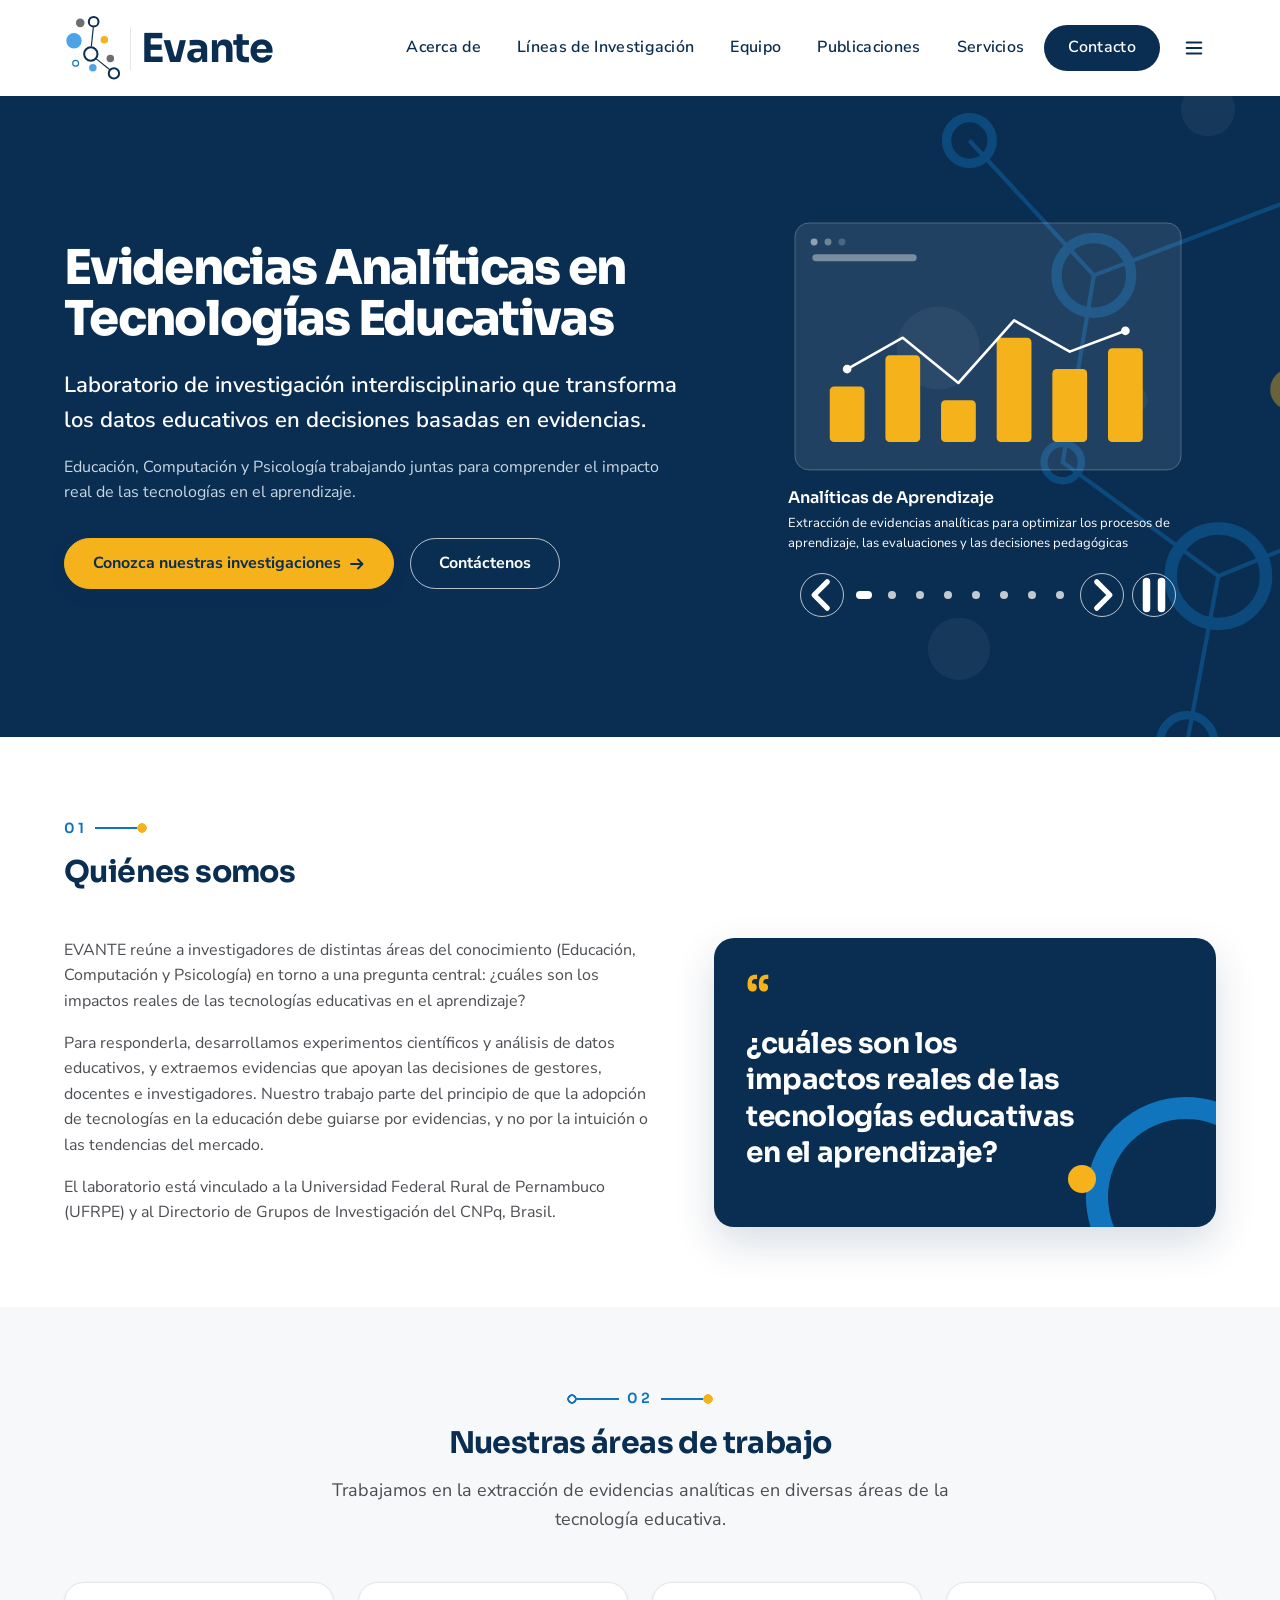
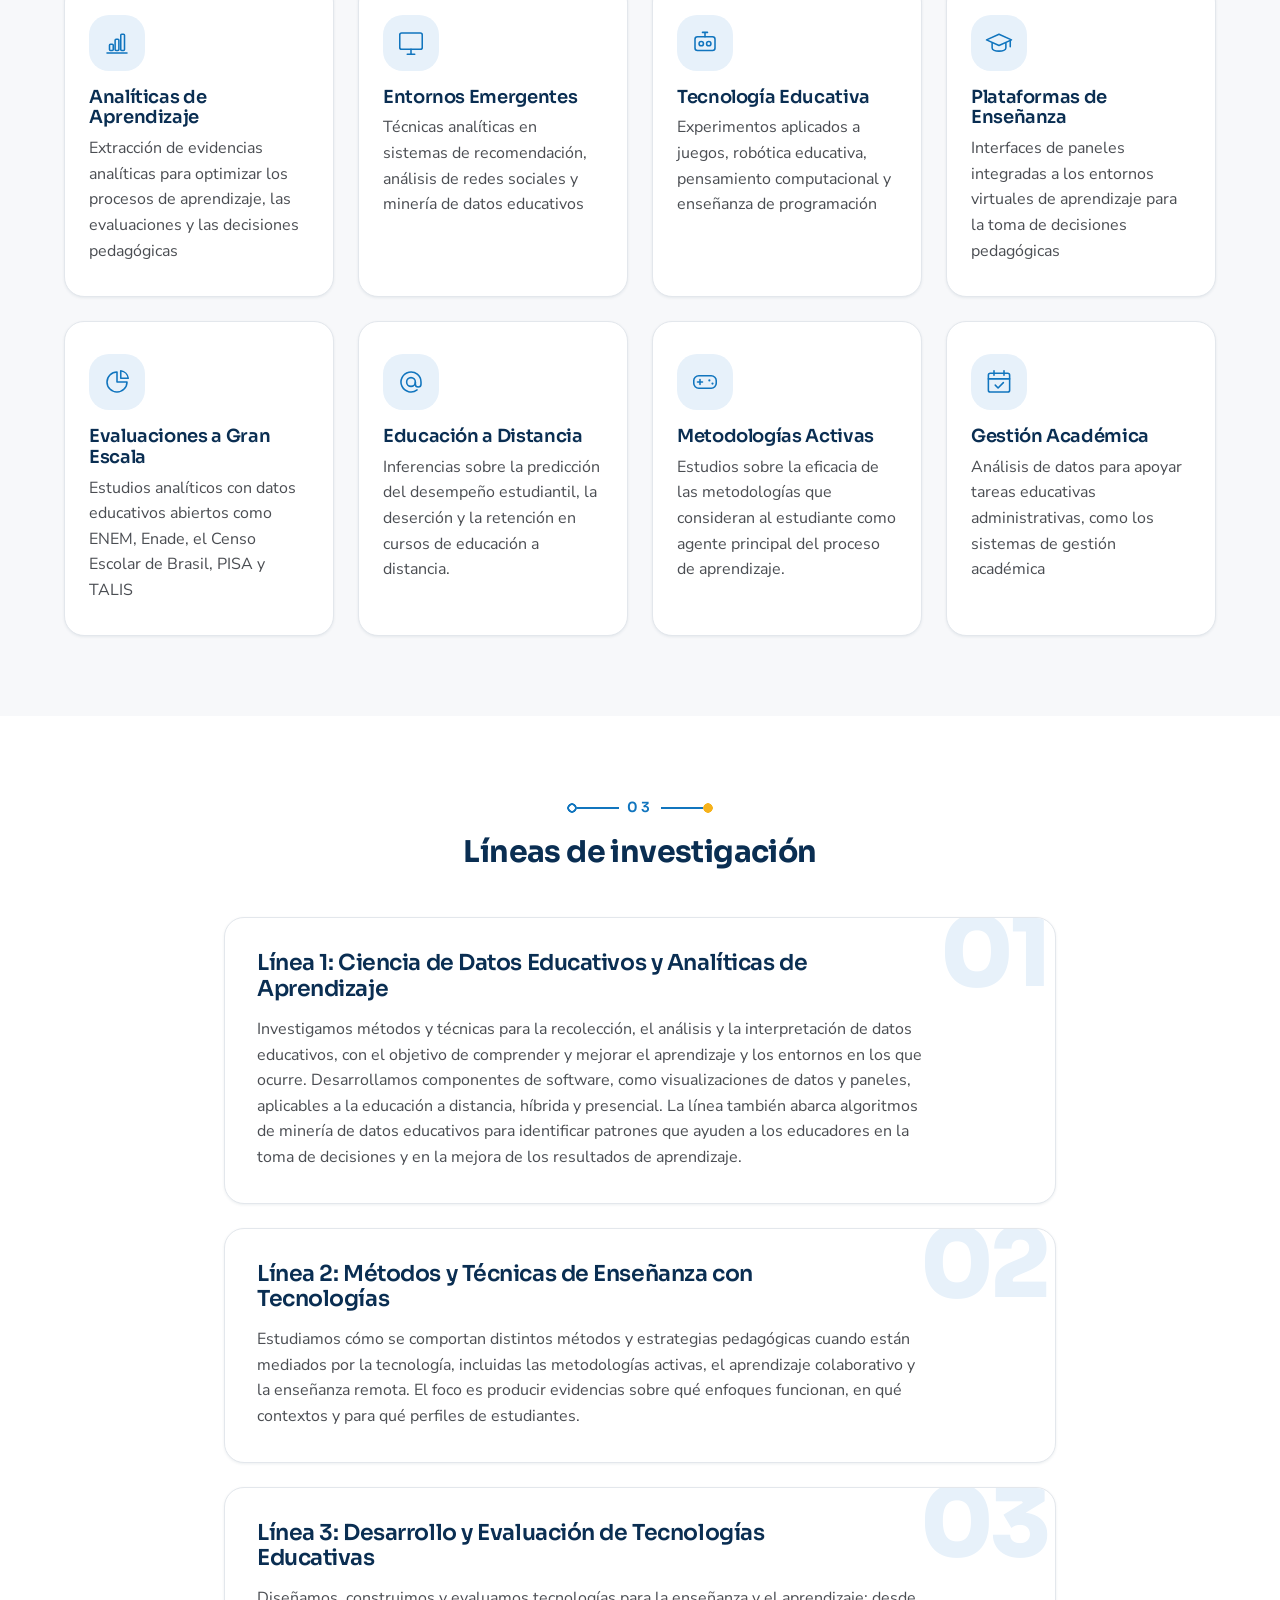
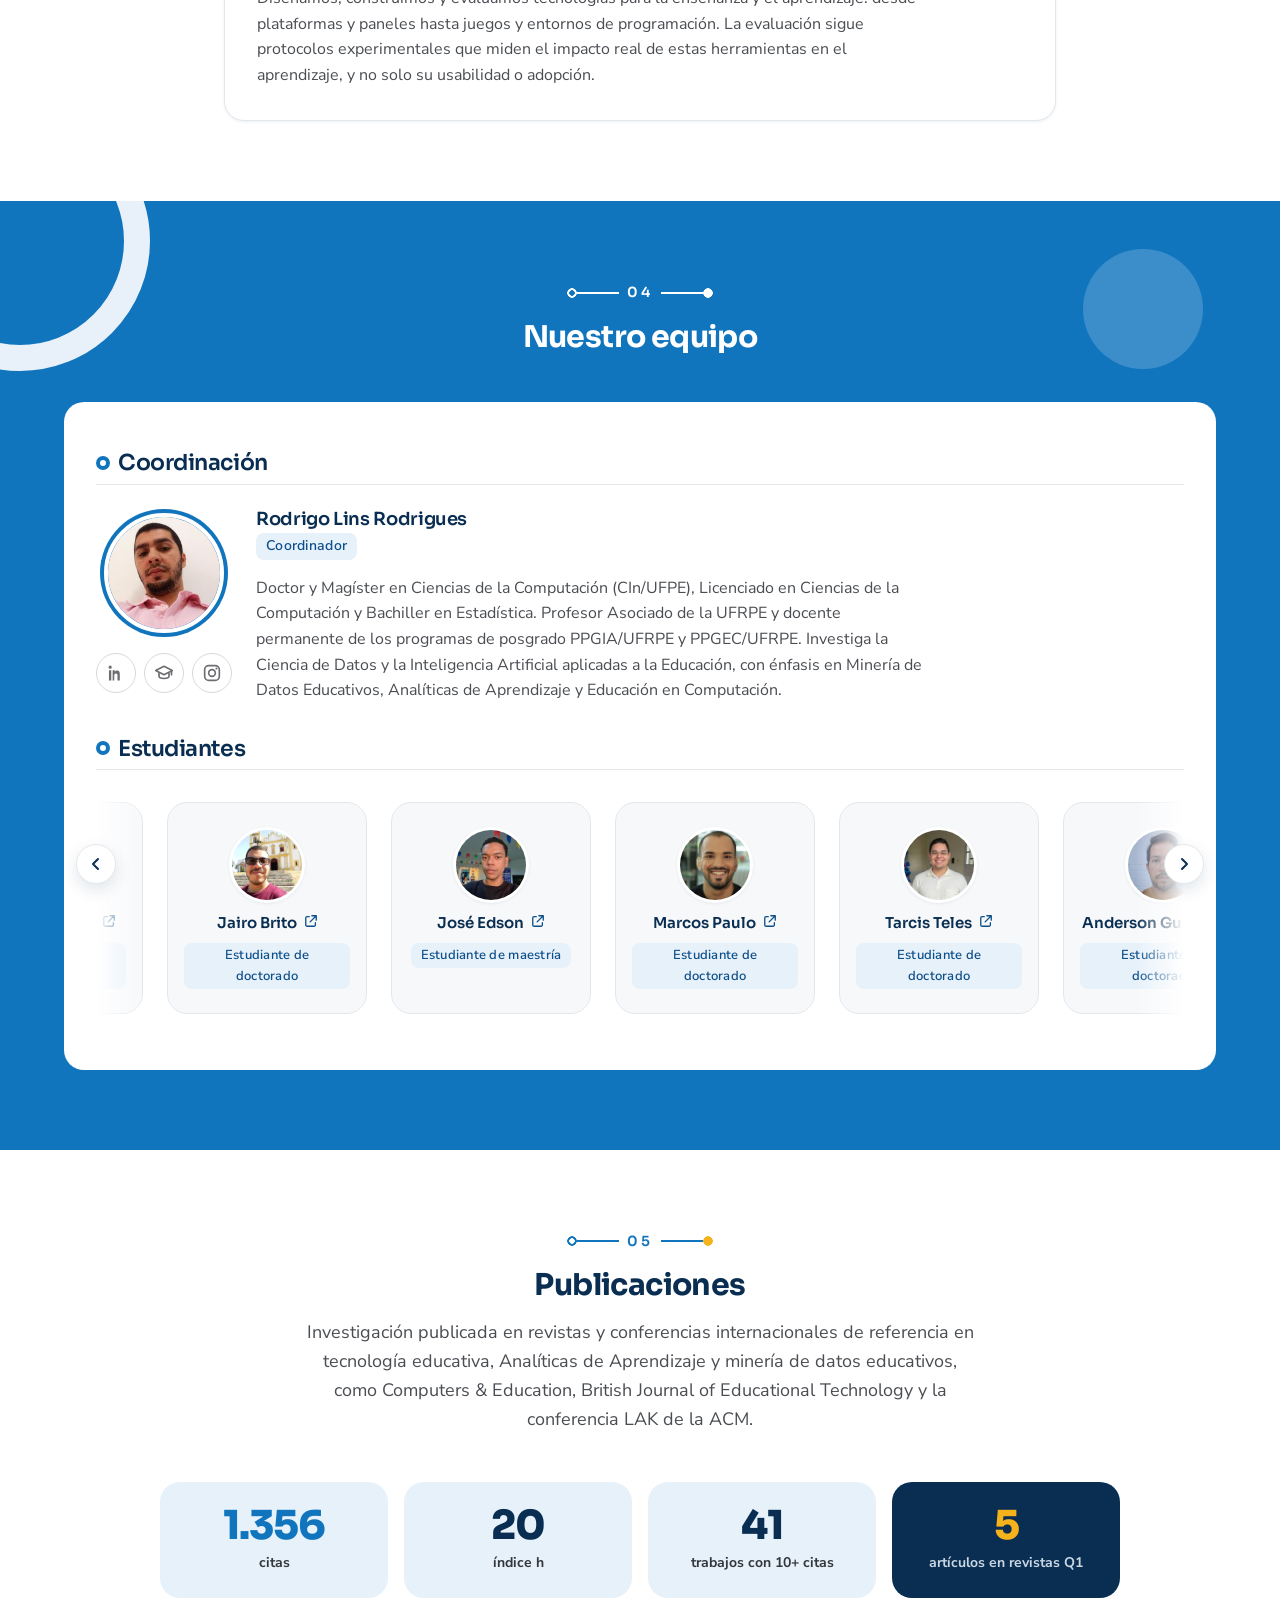
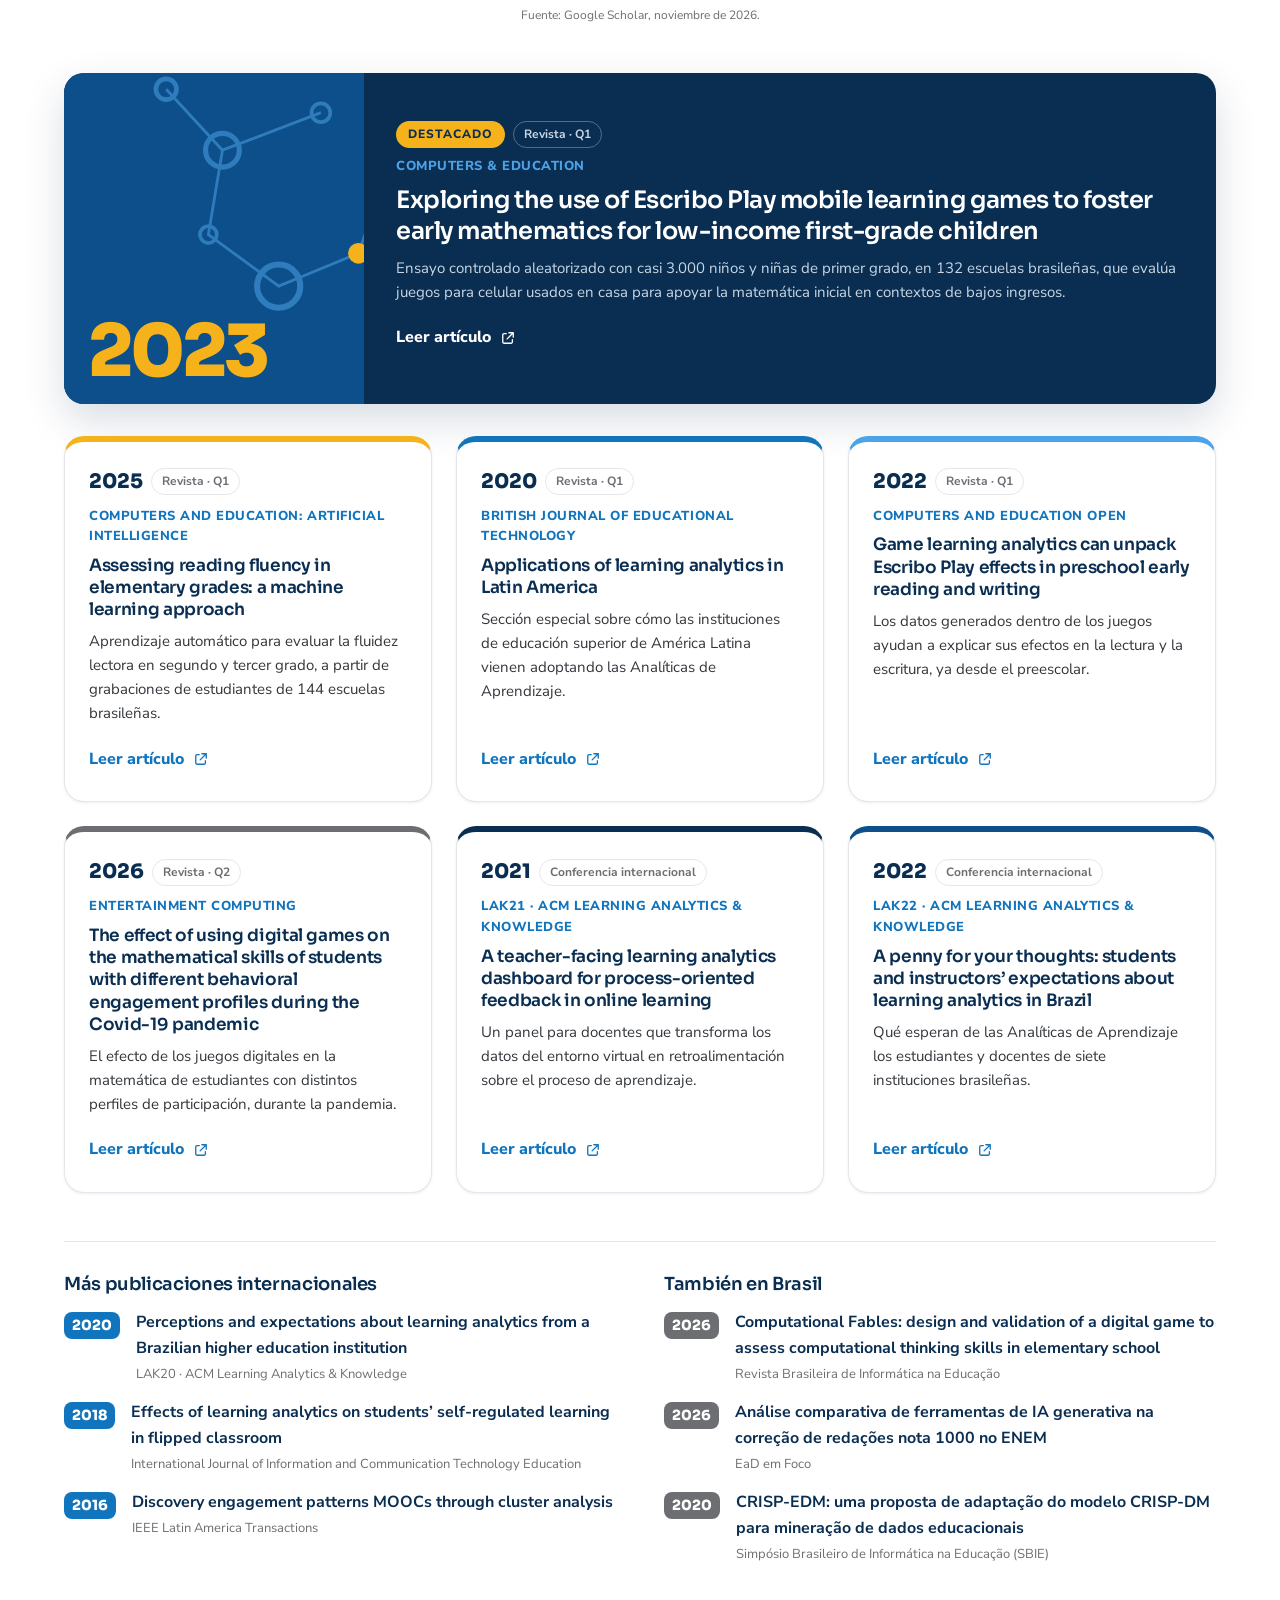
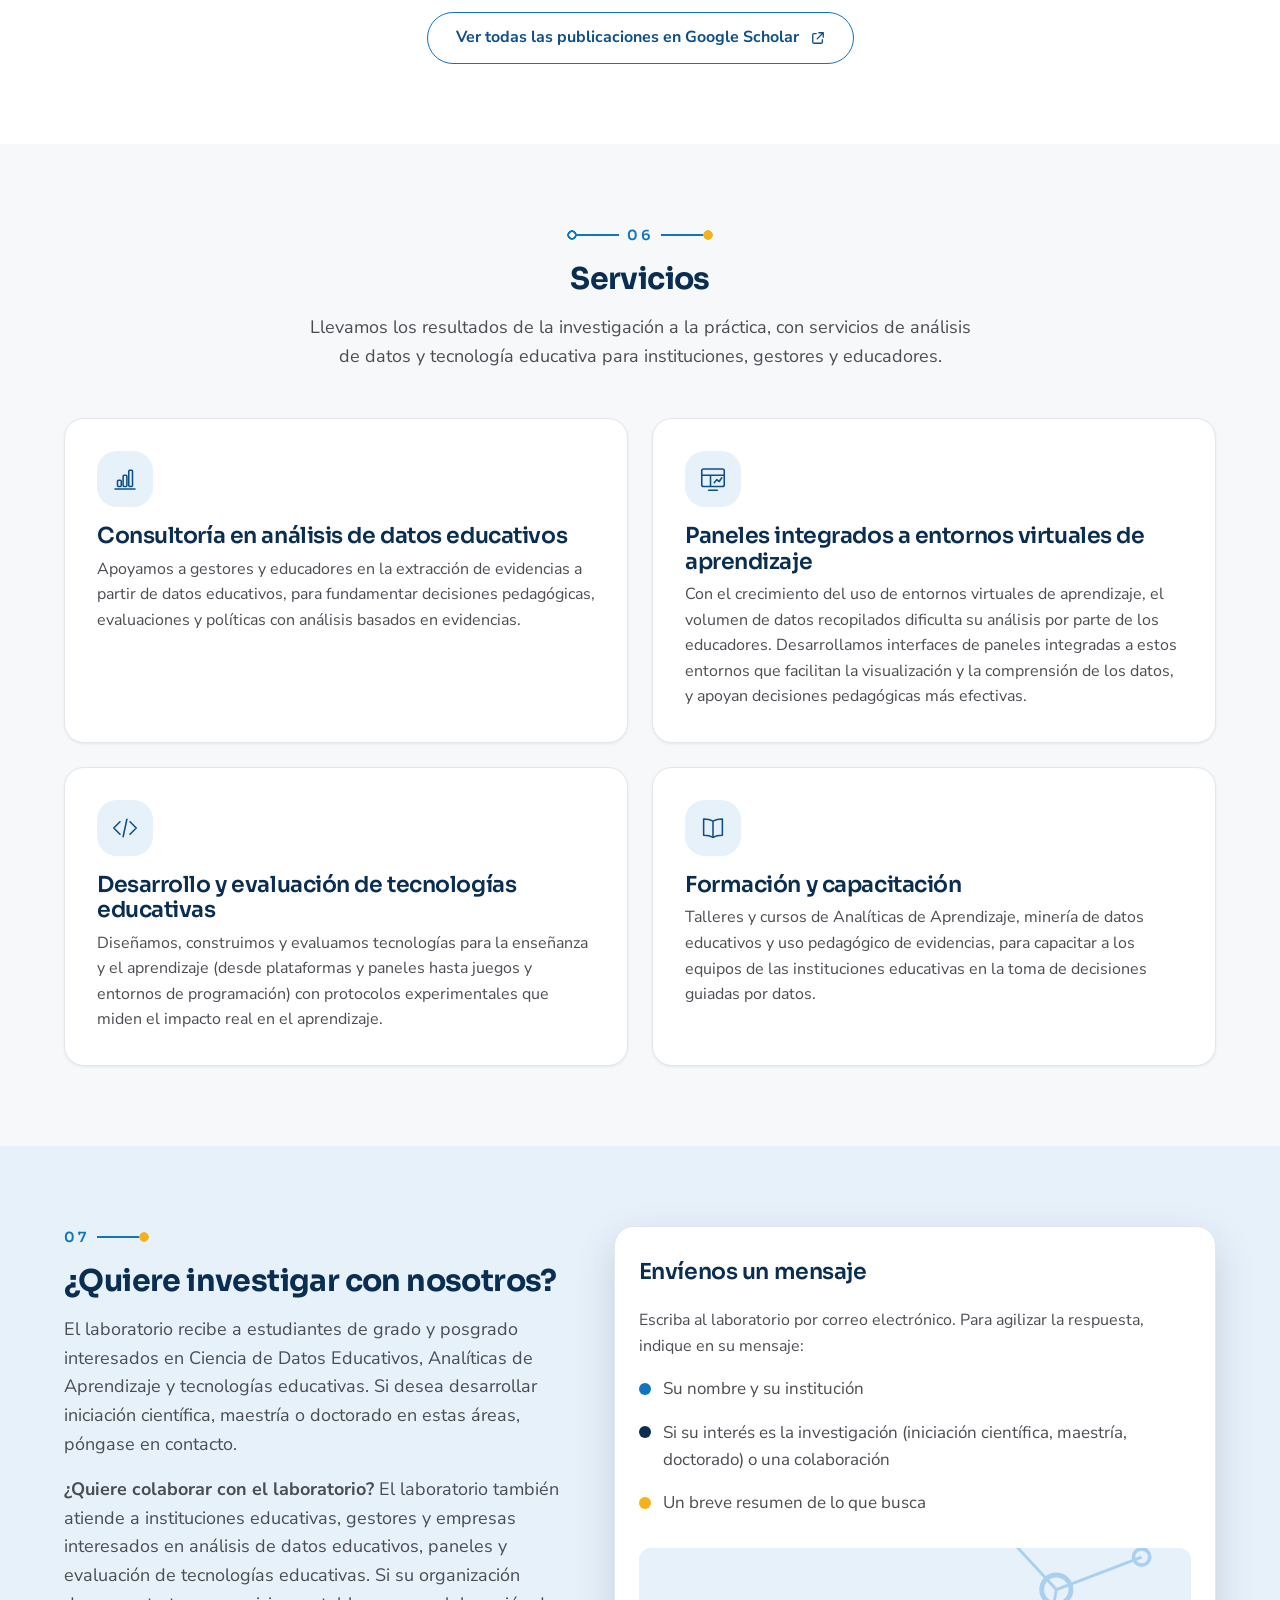
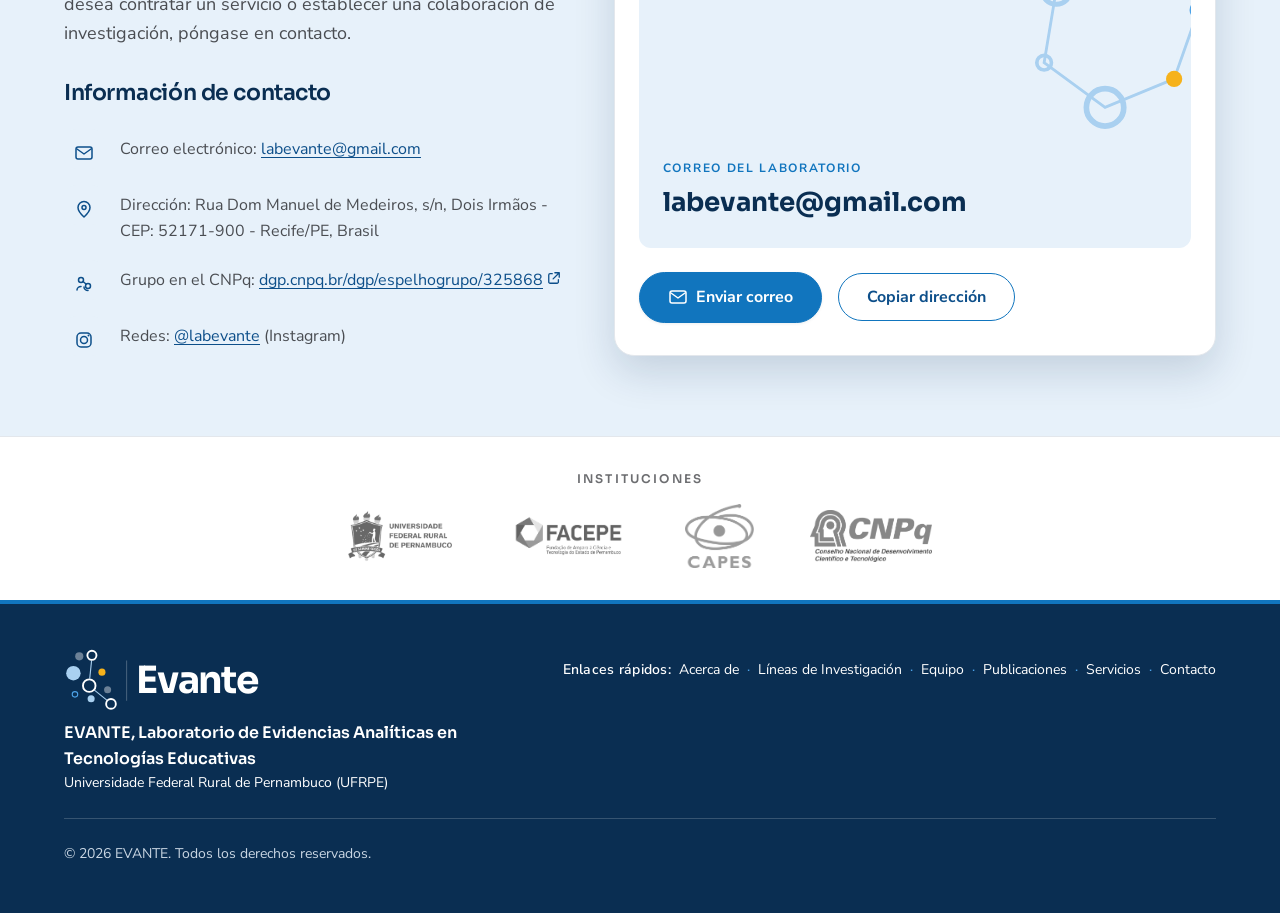
<file: es/index.html>
<!DOCTYPE html>
<html lang="es" data-t-menu-abrir="Abrir el menú de navegación" data-t-menu-fechar="Cerrar el menú de navegación" data-t-pausar="Pausar la rotación automática" data-t-retomar="Reanudar la rotación automática" data-t-copiado="¡Dirección copiada!">
<head>
  <meta charset="UTF-8">
  <meta name="viewport" content="width=device-width, initial-scale=1.0">
  <meta name="description" content="EVANTE, Laboratorio de Evidencias Analíticas en Tecnologías Educativas. Investigación interdisciplinaria que transforma los datos educativos en decisiones basadas en evidencias.">
  <meta name="theme-color" content="#0A2E52">
  <link rel="canonical" href="https://www.evante.com.br/es/">
  <link rel="alternate" hreflang="pt-BR" href="https://www.evante.com.br/">
  <link rel="alternate" hreflang="en" href="https://www.evante.com.br/en/">
  <link rel="alternate" hreflang="es" href="https://www.evante.com.br/es/">
  <link rel="alternate" hreflang="x-default" href="https://www.evante.com.br/">
  <title>EVANTE, Laboratorio de Evidencias Analíticas en Tecnologías Educativas</title>
  <link rel="icon" type="image/svg+xml" href="data:image/svg+xml,%3Csvg xmlns=%27http://www.w3.org/2000/svg%27 viewBox=%2740 40 660 780%27%3E%3Ccircle cx=%27217%27 cy=%27128%27 r=%2752%27 fill=%27%236D6E71%27/%3E%3Ccircle cx=%27142%27 cy=%27343%27 r=%2792%27 fill=%27%234DA3E8%27/%3E%3Ccircle cx=%27578%27 cy=%27555%27 r=%2745%27 fill=%27%236D6E71%27/%3E%3Ccircle cx=%27368%27 cy=%27668%27 r=%2745%27 fill=%27%234DA3E8%27/%3E%3Ccircle cx=%27506%27 cy=%27330%27 r=%2745%27 fill=%27%23F6B21B%27/%3E%3Cg fill=%27none%27 stroke=%27%230A2E52%27 stroke-width=%2714%27%3E%3Cline x1=%27374%27 y1=%27180%27 x2=%27350%27 y2=%27412%27/%3E%3Cline x1=%27410%27 y1=%27560%27 x2=%27572%27 y2=%27690%27/%3E%3C/g%3E%3Ccircle cx=%27378%27 cy=%27115%27 r=%2758%27 fill=%27none%27 stroke=%27%230A2E52%27 stroke-width=%2724%27/%3E%3Ccircle cx=%27344%27 cy=%27502%27 r=%2780%27 fill=%27none%27 stroke=%27%230A2E52%27 stroke-width=%2724%27/%3E%3Ccircle cx=%27162%27 cy=%27613%27 r=%2735%27 fill=%27none%27 stroke=%27%231175BE%27 stroke-width=%2714%27/%3E%3Ccircle cx=%27621%27 cy=%27735%27 r=%2762%27 fill=%27none%27 stroke=%27%230A2E52%27 stroke-width=%2724%27/%3E%3C/svg%3E">
  <link rel="preconnect" href="https://fonts.googleapis.com">
  <link rel="preconnect" href="https://fonts.gstatic.com" crossorigin>
  <link rel="stylesheet" href="https://fonts.googleapis.com/css2?family=Nunito+Sans:wght@400;600;700;800&family=Sora:wght@600;700;800&display=swap">
  <link rel="stylesheet" href="../assets/site.css?v=2">
</head>
<body>
  <a class="skip-link" href="#conteudo">Saltar al contenido</a>

  <!-- ====================== HEADER ====================== -->
  <header class="site-header" id="topo">
    <div class="container header-inner">
      <a class="logo" href="#topo" aria-label="EVANTE, volver al inicio de la página">
        <svg class="logo-svg" viewBox="4 4 290 92" xmlns="http://www.w3.org/2000/svg" aria-hidden="true"><g transform="translate(6 6) scale(0.1128) translate(-40 -40)"><circle cx="217" cy="128" r="52" fill="#6D6E71"/><circle cx="142" cy="343" r="92" fill="#4DA3E8"/><circle cx="578" cy="555" r="45" fill="#6D6E71"/><circle cx="368" cy="668" r="45" fill="#4DA3E8"/><circle cx="506" cy="330" r="45" fill="#F6B21B"/><g fill="none" stroke="#0A2E52" stroke-width="14"><line x1="374" y1="180" x2="350" y2="412"/><line x1="410" y1="560" x2="572" y2="690"/></g><circle cx="378" cy="115" r="58" fill="none" stroke="#0A2E52" stroke-width="24"/><circle cx="344" cy="502" r="80" fill="none" stroke="#0A2E52" stroke-width="24"/><circle cx="162" cy="613" r="35" fill="none" stroke="#1175BE" stroke-width="14"/><circle cx="621" cy="735" r="62" fill="none" stroke="#0A2E52" stroke-width="24"/></g><line x1="94" y1="22" x2="94" y2="80" stroke="#E3E7EC" stroke-width="1.5"/><text x="108" y="69" font-size="54" font-weight="700" letter-spacing="-1.9" fill="#0A2E52">Evante</text></svg>
      </a>

      <button class="nav-toggle" type="button" aria-expanded="false" aria-controls="menu-principal" aria-label="Abrir el menú de navegación">
        <svg class="icon-menu" width="24" height="24" viewBox="0 0 24 24" fill="none" aria-hidden="true">
          <path d="M4 6h16M4 12h16M4 18h16" stroke="currentColor" stroke-width="2" stroke-linecap="round"/>
        </svg>
        <svg class="icon-close" width="24" height="24" viewBox="0 0 24 24" fill="none" aria-hidden="true">
          <path d="M6 6l12 12M18 6L6 18" stroke="currentColor" stroke-width="2" stroke-linecap="round"/>
        </svg>
      </button>

      <nav class="site-nav" id="menu-principal" aria-label="Navegación principal">
        <ul>
          <li><a href="#sobre">Acerca de</a></li>
          <li><a href="#pesquisas">Líneas de Investigación</a></li>
          <li><a href="#equipe">Equipo</a></li>
          <li><a href="#publicacoes">Publicaciones</a></li>
          <li><a href="#servicos">Servicios</a></li>
          <li><a class="nav-cta" href="#contato">Contacto</a></li>
          <!-- idiomas:inicio -->
          <li class="nav-lang"><div class="lang-menu"><button class="lang-toggle" type="button" aria-expanded="false" aria-controls="lista-idiomas" aria-label="Elegir idioma" title="Elegir idioma"><svg width="22" height="22" viewBox="0 0 24 24" fill="none" aria-hidden="true"><path d="M4 6h16M4 12h16M4 18h16" stroke="currentColor" stroke-width="2" stroke-linecap="round"/></svg></button><div class="lang-switch" id="lista-idiomas" role="group" aria-label="Idioma"><a href="../" lang="pt-BR" hreflang="pt-BR">Português</a><a href="../en/" lang="en" hreflang="en">English</a><a href="./" lang="es" hreflang="es" aria-current="page">Español</a></div></div></li>
          <!-- idiomas:fim -->
        </ul>
      </nav>
    </div>
    <span class="scroll-progress" aria-hidden="true"></span>
  </header>

  <main id="conteudo">
    <!-- ====================== HERO ====================== -->
    <section class="hero" aria-labelledby="hero-titulo">
      <svg class="hero-constellation" viewBox="0 0 640 772" aria-hidden="true">
        <g stroke="#1175BE" fill="none">
          <path d="M90 120 210 250 180 430 330 540 500 470 560 300M210 250 420 170M330 540 300 700" stroke-width="4"/>
          <circle cx="90" cy="120" r="22" stroke-width="9"/><circle cx="210" cy="250" r="36" stroke-width="10"/>
          <circle cx="180" cy="430" r="18" stroke-width="7"/><circle cx="330" cy="540" r="46" stroke-width="12"/>
          <circle cx="500" cy="470" r="24" stroke-width="8"/><circle cx="560" cy="300" r="30" stroke-width="9"/>
          <circle cx="420" cy="170" r="20" stroke-width="7"/><circle cx="300" cy="700" r="26" stroke-width="8"/>
        </g>
        <g fill="#FFFFFF" fill-opacity="0.12">
          <circle cx="320" cy="90" r="26"/><circle cx="60" cy="320" r="40"/><circle cx="80" cy="610" r="30"/>
          <circle cx="590" cy="620" r="44"/><circle cx="520" cy="90" r="16"/><circle cx="250" cy="370" r="12"/>
        </g>
        <circle cx="400" cy="360" r="20" fill="#F6B21B"/>
      </svg>
      <div class="container">
        <div class="hero-grid">
          <div>
            <h1 id="hero-titulo">Evidencias Analíticas en Tecnologías Educativas</h1>
            <p class="hero-subtitle">Laboratorio de investigación interdisciplinario que transforma los datos educativos en decisiones basadas en evidencias.</p>
            <p class="hero-support">Educación, Computación y Psicología trabajando juntas para comprender el impacto real de las tecnologías en el aprendizaje.</p>
            <div class="hero-actions">
              <a class="btn btn--light" href="#pesquisas">
                Conozca nuestras investigaciones
                <svg class="btn-arrow" width="16" height="16" viewBox="0 0 16 16" fill="none" aria-hidden="true">
                  <path d="M2 8h11M9 3.5L13.5 8 9 12.5" stroke="currentColor" stroke-width="1.8" stroke-linecap="round" stroke-linejoin="round"/>
                </svg>
              </a>
              <a class="btn btn--ghost" href="#contato">Contáctenos</a>
            </div>
          </div>

          <div class="hero-visual" role="group" aria-roledescription="carrusel" aria-label="Áreas de trabajo">
            <div class="hv-carousel">
              <div class="hv-viewport float" aria-live="off">
                <ul class="hv-track" role="presentation">

                  <li class="hv-slide is-active" role="group" aria-roledescription="diapositiva" aria-label="1 de 8: Analíticas de Aprendizaje" aria-hidden="false">
                    <svg viewBox="0 0 460 300" fill="none" xmlns="http://www.w3.org/2000/svg" aria-hidden="true">
                      <rect x="8" y="8" width="444" height="284" rx="16" fill="rgba(255,255,255,0.09)" stroke="rgba(255,255,255,0.28)"/>
                      <circle class="hv-fade" style="--in-delay:0ms" cx="30" cy="30" r="4" fill="rgba(255,255,255,0.5)"/>
                      <circle class="hv-fade" style="--in-delay:90ms" cx="46" cy="30" r="4" fill="rgba(255,255,255,0.35)"/>
                      <circle class="hv-fade" style="--in-delay:180ms" cx="62" cy="30" r="4" fill="rgba(255,255,255,0.2)"/>
                      <rect class="hv-fade" style="--in-delay:220ms" x="28" y="44" width="120" height="8" rx="4" fill="rgba(255,255,255,0.4)"/>
                      <rect class="hv-bar" style="--in-delay:300ms; --live-dur:4.6s" x="48" y="196" width="40" height="64" rx="5" fill="#F6B21B" opacity="0.55"/>
                      <rect class="hv-bar" style="--in-delay:400ms; --live-dur:5.4s" x="112" y="160" width="40" height="100" rx="5" fill="#F6B21B" opacity="0.75"/>
                      <rect class="hv-bar" style="--in-delay:500ms; --live-dur:4.1s" x="176" y="212" width="40" height="48" rx="5" fill="#F6B21B" opacity="0.6"/>
                      <rect class="hv-bar" style="--in-delay:600ms; --live-dur:6.2s" x="240" y="140" width="40" height="120" rx="5" fill="#F6B21B"/>
                      <rect class="hv-bar" style="--in-delay:700ms; --live-dur:5s" x="304" y="176" width="40" height="84" rx="5" fill="#F6B21B" opacity="0.7"/>
                      <rect class="hv-bar" style="--in-delay:800ms; --live-dur:4.4s" x="368" y="152" width="40" height="108" rx="5" fill="#F6B21B" opacity="0.85"/>
                      <polyline class="hv-trend" pathLength="100" points="68,176 132,140 196,192 260,120 324,156 388,132" stroke="#FFFFFF" stroke-width="3" stroke-linecap="round" stroke-linejoin="round"/>
                      <circle class="hv-dot" style="--in-delay:900ms; --pulse-delay:2.6s" cx="68" cy="176" r="5" fill="#FFFFFF"/>
                      <circle class="hv-dot" style="--in-delay:2100ms; --pulse-delay:3.1s" cx="388" cy="132" r="5" fill="#FFFFFF"/>
                    </svg>
                    <div class="hv-caption">
                      <strong>Analíticas de Aprendizaje</strong>
                      <p>Extracción de evidencias analíticas para optimizar los procesos de aprendizaje, las evaluaciones y las decisiones pedagógicas</p>
                    </div>
                  </li>

                  <li class="hv-slide" role="group" aria-roledescription="diapositiva" aria-label="2 de 8: Entornos Emergentes" aria-hidden="true">
                    <svg viewBox="0 0 460 300" fill="none" xmlns="http://www.w3.org/2000/svg" aria-hidden="true">
                      <rect x="8" y="8" width="444" height="284" rx="16" fill="rgba(255,255,255,0.09)" stroke="rgba(255,255,255,0.28)"/>
                      <circle class="hv-fade" style="--in-delay:0ms" cx="30" cy="30" r="4" fill="rgba(255,255,255,0.5)"/>
                      <circle class="hv-fade" style="--in-delay:90ms" cx="46" cy="30" r="4" fill="rgba(255,255,255,0.35)"/>
                      <circle class="hv-fade" style="--in-delay:180ms" cx="62" cy="30" r="4" fill="rgba(255,255,255,0.2)"/>
                      <rect class="hv-fade" style="--in-delay:220ms" x="28" y="44" width="120" height="8" rx="4" fill="rgba(255,255,255,0.4)"/>
                      <path class="hv-fade" style="--in-delay:600ms" d="M90 130L170 100M170 100L250 140M250 140L330 105M330 105L390 160M90 130L150 220M150 220L280 235M250 140L280 235M280 235L390 160" stroke="rgba(255,255,255,0.35)" stroke-width="2"/>
                      <circle class="hv-dot" style="--in-delay:350ms; --pulse-delay:2.4s" cx="90" cy="130" r="14" fill="rgba(77,163,232,0.2)" stroke="#4DA3E8" stroke-width="3"/>
                      <circle class="hv-fade" style="--in-delay:450ms" cx="170" cy="100" r="10" fill="rgba(77,163,232,0.2)" stroke="#4DA3E8" stroke-width="3"/>
                      <circle class="hv-dot" style="--in-delay:550ms; --pulse-delay:3s" cx="250" cy="140" r="12" fill="#4DA3E8"/>
                      <circle class="hv-fade" style="--in-delay:650ms" cx="330" cy="105" r="9" fill="rgba(77,163,232,0.2)" stroke="#4DA3E8" stroke-width="3"/>
                      <circle class="hv-fade" style="--in-delay:750ms" cx="390" cy="160" r="12" fill="rgba(77,163,232,0.2)" stroke="#4DA3E8" stroke-width="3"/>
                      <circle class="hv-fade" style="--in-delay:850ms" cx="150" cy="220" r="10" fill="rgba(77,163,232,0.2)" stroke="#4DA3E8" stroke-width="3"/>
                      <circle class="hv-dot" style="--in-delay:950ms; --pulse-delay:3.5s" cx="280" cy="235" r="14" fill="rgba(77,163,232,0.2)" stroke="#4DA3E8" stroke-width="3"/>
                    </svg>
                    <div class="hv-caption">
                      <strong>Entornos Emergentes</strong>
                      <p>Técnicas analíticas en sistemas de recomendación, análisis de redes sociales y minería de datos educativos</p>
                    </div>
                  </li>

                  <li class="hv-slide" role="group" aria-roledescription="diapositiva" aria-label="3 de 8: Tecnología Educativa" aria-hidden="true">
                    <svg viewBox="0 0 460 300" fill="none" xmlns="http://www.w3.org/2000/svg" aria-hidden="true">
                      <rect x="8" y="8" width="444" height="284" rx="16" fill="rgba(255,255,255,0.09)" stroke="rgba(255,255,255,0.28)"/>
                      <circle class="hv-fade" style="--in-delay:0ms" cx="30" cy="30" r="4" fill="rgba(255,255,255,0.5)"/>
                      <circle class="hv-fade" style="--in-delay:90ms" cx="46" cy="30" r="4" fill="rgba(255,255,255,0.35)"/>
                      <circle class="hv-fade" style="--in-delay:180ms" cx="62" cy="30" r="4" fill="rgba(255,255,255,0.2)"/>
                      <rect class="hv-fade" style="--in-delay:220ms" x="28" y="44" width="120" height="8" rx="4" fill="rgba(255,255,255,0.4)"/>
                      <rect class="hv-stat" style="--in-delay:300ms; --live-dur:5.6s" x="48" y="76" width="120" height="16" rx="8" fill="#A9D0F0"/>
                      <rect class="hv-stat" style="--in-delay:400ms; --live-dur:6.4s" x="48" y="104" width="190" height="16" rx="8" fill="rgba(255,255,255,0.25)"/>
                      <rect class="hv-stat" style="--in-delay:500ms; --live-dur:5.1s" x="76" y="132" width="150" height="16" rx="8" fill="#A9D0F0" opacity="0.7"/>
                      <rect class="hv-stat" style="--in-delay:600ms; --live-dur:7.2s" x="76" y="160" width="90" height="16" rx="8" fill="rgba(255,255,255,0.25)"/>
                      <rect class="hv-stat" style="--in-delay:700ms; --live-dur:5.9s" x="104" y="188" width="170" height="16" rx="8" fill="#A9D0F0" opacity="0.85"/>
                      <rect class="hv-stat" style="--in-delay:800ms; --live-dur:6.8s" x="48" y="216" width="140" height="16" rx="8" fill="rgba(255,255,255,0.25)"/>
                      <rect class="hv-fade" style="--in-delay:900ms" x="320" y="110" width="90" height="66" rx="12" stroke="#A9D0F0" stroke-width="3"/>
                      <circle class="hv-fade" style="--in-delay:1000ms" cx="348" cy="140" r="6" fill="#A9D0F0"/>
                      <circle class="hv-fade" style="--in-delay:1050ms" cx="382" cy="140" r="6" fill="#A9D0F0"/>
                      <path class="hv-fade" style="--in-delay:950ms" d="M365 110v-14" stroke="#A9D0F0" stroke-width="3" stroke-linecap="round"/>
                      <circle class="hv-dot" style="--in-delay:1100ms; --pulse-delay:2.8s" cx="365" cy="90" r="5" fill="#A9D0F0"/>
                    </svg>
                    <div class="hv-caption">
                      <strong>Tecnología Educativa</strong>
                      <p>Experimentos aplicados a juegos, robótica educativa, pensamiento computacional y enseñanza de programación</p>
                    </div>
                  </li>

                  <li class="hv-slide" role="group" aria-roledescription="diapositiva" aria-label="4 de 8: Plataformas de Enseñanza" aria-hidden="true">
                    <svg viewBox="0 0 460 300" fill="none" xmlns="http://www.w3.org/2000/svg" aria-hidden="true">
                      <rect x="8" y="8" width="444" height="284" rx="16" fill="rgba(255,255,255,0.09)" stroke="rgba(255,255,255,0.28)"/>
                      <circle class="hv-fade" style="--in-delay:0ms" cx="30" cy="30" r="4" fill="rgba(255,255,255,0.5)"/>
                      <circle class="hv-fade" style="--in-delay:90ms" cx="46" cy="30" r="4" fill="rgba(255,255,255,0.35)"/>
                      <circle class="hv-fade" style="--in-delay:180ms" cx="62" cy="30" r="4" fill="rgba(255,255,255,0.2)"/>
                      <rect class="hv-fade" style="--in-delay:220ms" x="28" y="44" width="120" height="8" rx="4" fill="rgba(255,255,255,0.4)"/>
                      <rect class="hv-fade" style="--in-delay:280ms" x="28" y="66" width="80" height="210" rx="10" fill="rgba(255,255,255,0.10)"/>
                      <rect class="hv-stat" style="--in-delay:360ms; --live-dur:6.5s" x="40" y="82" width="56" height="10" rx="5" fill="#E7F1FA"/>
                      <rect class="hv-fade" style="--in-delay:430ms" x="40" y="104" width="48" height="8" rx="4" fill="rgba(255,255,255,0.25)"/>
                      <rect class="hv-fade" style="--in-delay:500ms" x="40" y="124" width="48" height="8" rx="4" fill="rgba(255,255,255,0.25)"/>
                      <rect class="hv-fade" style="--in-delay:570ms" x="40" y="144" width="48" height="8" rx="4" fill="rgba(255,255,255,0.25)"/>
                      <rect class="hv-fade" style="--in-delay:400ms" x="124" y="66" width="148" height="99" rx="10" fill="rgba(255,255,255,0.10)"/>
                      <rect class="hv-bar" style="--in-delay:600ms; --live-dur:4.8s" x="140" y="120" width="16" height="30" rx="4" fill="#4DA3E8"/>
                      <rect class="hv-bar" style="--in-delay:700ms; --live-dur:5.7s" x="164" y="105" width="16" height="45" rx="4" fill="#A9D0F0"/>
                      <rect class="hv-bar" style="--in-delay:800ms; --live-dur:4.3s" x="188" y="130" width="16" height="20" rx="4" fill="#F6B21B"/>
                      <rect class="hv-fade" style="--in-delay:480ms" x="284" y="66" width="148" height="99" rx="10" fill="rgba(255,255,255,0.10)"/>
                      <polyline class="hv-trend" pathLength="100" points="300,135 330,110 360,125 416,95" stroke="#FFFFFF" stroke-width="2.5" stroke-linecap="round" stroke-linejoin="round"/>
                      <rect class="hv-fade" style="--in-delay:560ms" x="124" y="177" width="148" height="99" rx="10" fill="rgba(255,255,255,0.10)"/>
                      <circle class="hv-fade" style="--in-delay:700ms" cx="160" cy="226" r="20" stroke="rgba(255,255,255,0.2)" stroke-width="8"/>
                      <circle class="hv-donut" style="--sweep-from:80" cx="160" cy="226" r="20" stroke="#4DA3E8" stroke-width="8" stroke-dasharray="80 126" stroke-linecap="round" transform="rotate(-90 160 226)"/>
                      <rect class="hv-fade" style="--in-delay:900ms" x="196" y="206" width="56" height="8" rx="4" fill="rgba(255,255,255,0.35)"/>
                      <rect class="hv-fade" style="--in-delay:980ms" x="196" y="224" width="40" height="8" rx="4" fill="rgba(255,255,255,0.25)"/>
                      <rect class="hv-fade" style="--in-delay:640ms" x="284" y="177" width="148" height="99" rx="10" fill="rgba(255,255,255,0.10)"/>
                      <rect class="hv-stat" style="--in-delay:800ms; --live-dur:5.5s" x="300" y="195" width="100" height="10" rx="5" fill="#1175BE"/>
                      <rect class="hv-stat" style="--in-delay:900ms; --live-dur:6.3s" x="300" y="215" width="70" height="10" rx="5" fill="rgba(255,255,255,0.35)"/>
                      <rect class="hv-stat" style="--in-delay:1000ms; --live-dur:7.1s" x="300" y="235" width="85" height="10" rx="5" fill="rgba(255,255,255,0.25)"/>
                    </svg>
                    <div class="hv-caption">
                      <strong>Plataformas de Enseñanza</strong>
                      <p>Interfaces de paneles integradas a los entornos virtuales de aprendizaje para la toma de decisiones pedagógicas</p>
                    </div>
                  </li>

                  <li class="hv-slide" role="group" aria-roledescription="diapositiva" aria-label="5 de 8: Evaluaciones a Gran Escala" aria-hidden="true">
                    <svg viewBox="0 0 460 300" fill="none" xmlns="http://www.w3.org/2000/svg" aria-hidden="true">
                      <rect x="8" y="8" width="444" height="284" rx="16" fill="rgba(255,255,255,0.09)" stroke="rgba(255,255,255,0.28)"/>
                      <circle class="hv-fade" style="--in-delay:0ms" cx="30" cy="30" r="4" fill="rgba(255,255,255,0.5)"/>
                      <circle class="hv-fade" style="--in-delay:90ms" cx="46" cy="30" r="4" fill="rgba(255,255,255,0.35)"/>
                      <circle class="hv-fade" style="--in-delay:180ms" cx="62" cy="30" r="4" fill="rgba(255,255,255,0.2)"/>
                      <rect class="hv-fade" style="--in-delay:220ms" x="28" y="44" width="120" height="8" rx="4" fill="rgba(255,255,255,0.4)"/>
                      <circle class="hv-fade" style="--in-delay:300ms" cx="150" cy="170" r="56" stroke="rgba(255,255,255,0.18)" stroke-width="20"/>
                      <circle class="hv-donut" style="--sweep-from:140" cx="150" cy="170" r="56" stroke="#4DA3E8" stroke-width="20" stroke-dasharray="140 352" transform="rotate(-90 150 170)"/>
                      <circle class="hv-donut" style="--sweep-from:70" cx="150" cy="170" r="56" stroke="#4DA3E8" stroke-width="20" stroke-dasharray="70 352" transform="rotate(53 150 170)"/>
                      <circle class="hv-donut" style="--sweep-from:50" cx="150" cy="170" r="56" stroke="#E7F1FA" stroke-width="20" stroke-dasharray="50 352" transform="rotate(125 150 170)"/>
                      <circle class="hv-fade" style="--in-delay:600ms" cx="266" cy="120" r="6" fill="#4DA3E8"/>
                      <rect class="hv-fade" style="--in-delay:680ms" x="282" y="114" width="110" height="10" rx="5" fill="rgba(255,255,255,0.35)"/>
                      <circle class="hv-fade" style="--in-delay:760ms" cx="266" cy="152" r="6" fill="#4DA3E8"/>
                      <rect class="hv-fade" style="--in-delay:840ms" x="282" y="146" width="88" height="10" rx="5" fill="rgba(255,255,255,0.3)"/>
                      <circle class="hv-fade" style="--in-delay:920ms" cx="266" cy="184" r="6" fill="#E7F1FA"/>
                      <rect class="hv-fade" style="--in-delay:1000ms" x="282" y="178" width="98" height="10" rx="5" fill="rgba(255,255,255,0.25)"/>
                      <rect class="hv-stat" style="--in-delay:1100ms; --live-dur:6s" x="266" y="216" width="126" height="12" rx="6" fill="rgba(255,255,255,0.2)"/>
                    </svg>
                    <div class="hv-caption">
                      <strong>Evaluaciones a Gran Escala</strong>
                      <p>Estudios analíticos con datos educativos abiertos como ENEM, Enade, el Censo Escolar de Brasil, PISA y TALIS</p>
                    </div>
                  </li>

                  <li class="hv-slide" role="group" aria-roledescription="diapositiva" aria-label="6 de 8: Educación a Distancia" aria-hidden="true">
                    <svg viewBox="0 0 460 300" fill="none" xmlns="http://www.w3.org/2000/svg" aria-hidden="true">
                      <rect x="8" y="8" width="444" height="284" rx="16" fill="rgba(255,255,255,0.09)" stroke="rgba(255,255,255,0.28)"/>
                      <circle class="hv-fade" style="--in-delay:0ms" cx="30" cy="30" r="4" fill="rgba(255,255,255,0.5)"/>
                      <circle class="hv-fade" style="--in-delay:90ms" cx="46" cy="30" r="4" fill="rgba(255,255,255,0.35)"/>
                      <circle class="hv-fade" style="--in-delay:180ms" cx="62" cy="30" r="4" fill="rgba(255,255,255,0.2)"/>
                      <rect class="hv-fade" style="--in-delay:220ms" x="28" y="44" width="120" height="8" rx="4" fill="rgba(255,255,255,0.4)"/>
                      <path class="hv-fade" style="--in-delay:700ms" d="M48 240V180L116 200L184 150L252 170L320 120L388 140V240Z" fill="rgba(246,178,27,0.22)"/>
                      <polyline class="hv-trend" pathLength="100" points="48,180 116,200 184,150 252,170 320,120 388,140" stroke="#F6B21B" stroke-width="3.5" stroke-linecap="round" stroke-linejoin="round"/>
                      <path class="hv-fade" style="--in-delay:400ms" d="M48 240h340" stroke="rgba(255,255,255,0.3)" stroke-width="2" stroke-dasharray="6 8"/>
                      <circle class="hv-dot" style="--in-delay:2100ms; --pulse-delay:2.8s" cx="388" cy="140" r="6" fill="#F6B21B"/>
                      <circle class="hv-fade" style="--in-delay:500ms" cx="388" cy="92" r="18" stroke="#F6B21B" stroke-width="3"/>
                      <circle class="hv-fade" style="--in-delay:600ms" cx="388" cy="92" r="7" stroke="#F6B21B" stroke-width="2.5"/>
                      <path class="hv-fade" style="--in-delay:700ms" d="M395 92v4a5 5 0 0 0 10 0v-4" stroke="#F6B21B" stroke-width="2.5" stroke-linecap="round"/>
                    </svg>
                    <div class="hv-caption">
                      <strong>Educación a Distancia</strong>
                      <p>Inferencias sobre la predicción del desempeño estudiantil, la deserción y la retención en cursos de educación a distancia.</p>
                    </div>
                  </li>

                  <li class="hv-slide" role="group" aria-roledescription="diapositiva" aria-label="7 de 8: Metodologías Activas" aria-hidden="true">
                    <svg viewBox="0 0 460 300" fill="none" xmlns="http://www.w3.org/2000/svg" aria-hidden="true">
                      <rect x="8" y="8" width="444" height="284" rx="16" fill="rgba(255,255,255,0.09)" stroke="rgba(255,255,255,0.28)"/>
                      <circle class="hv-fade" style="--in-delay:0ms" cx="30" cy="30" r="4" fill="rgba(255,255,255,0.5)"/>
                      <circle class="hv-fade" style="--in-delay:90ms" cx="46" cy="30" r="4" fill="rgba(255,255,255,0.35)"/>
                      <circle class="hv-fade" style="--in-delay:180ms" cx="62" cy="30" r="4" fill="rgba(255,255,255,0.2)"/>
                      <rect class="hv-fade" style="--in-delay:220ms" x="28" y="44" width="120" height="8" rx="4" fill="rgba(255,255,255,0.4)"/>
                      <circle class="hv-fade" style="--in-delay:300ms" cx="110" cy="150" r="34" stroke="rgba(255,255,255,0.2)" stroke-width="12"/>
                      <circle class="hv-donut" style="--sweep-from:150" cx="110" cy="150" r="34" stroke="#F6B21B" stroke-width="12" stroke-dasharray="150 214" stroke-linecap="round" transform="rotate(-90 110 150)"/>
                      <circle class="hv-fade" style="--in-delay:450ms" cx="230" cy="150" r="34" stroke="rgba(255,255,255,0.2)" stroke-width="12"/>
                      <circle class="hv-donut" style="--sweep-from:96" cx="230" cy="150" r="34" stroke="#F6B21B" stroke-width="12" stroke-dasharray="96 214" stroke-linecap="round" transform="rotate(-90 230 150)"/>
                      <circle class="hv-fade" style="--in-delay:600ms" cx="350" cy="150" r="34" stroke="rgba(255,255,255,0.2)" stroke-width="12"/>
                      <circle class="hv-donut" style="--sweep-from:182" cx="350" cy="150" r="34" stroke="#F6B21B" stroke-width="12" stroke-dasharray="182 214" stroke-linecap="round" transform="rotate(-90 350 150)"/>
                      <rect class="hv-fade" style="--in-delay:900ms" x="80" y="210" width="60" height="8" rx="4" fill="rgba(255,255,255,0.35)"/>
                      <rect class="hv-fade" style="--in-delay:1000ms" x="200" y="210" width="60" height="8" rx="4" fill="rgba(255,255,255,0.35)"/>
                      <rect class="hv-fade" style="--in-delay:1100ms" x="320" y="210" width="60" height="8" rx="4" fill="rgba(255,255,255,0.35)"/>
                    </svg>
                    <div class="hv-caption">
                      <strong>Metodologías Activas</strong>
                      <p>Estudios sobre la eficacia de las metodologías que consideran al estudiante como agente principal del proceso de aprendizaje.</p>
                    </div>
                  </li>

                  <li class="hv-slide" role="group" aria-roledescription="diapositiva" aria-label="8 de 8: Gestión Académica" aria-hidden="true">
                    <svg viewBox="0 0 460 300" fill="none" xmlns="http://www.w3.org/2000/svg" aria-hidden="true">
                      <rect x="8" y="8" width="444" height="284" rx="16" fill="rgba(255,255,255,0.09)" stroke="rgba(255,255,255,0.28)"/>
                      <circle class="hv-fade" style="--in-delay:0ms" cx="30" cy="30" r="4" fill="rgba(255,255,255,0.5)"/>
                      <circle class="hv-fade" style="--in-delay:90ms" cx="46" cy="30" r="4" fill="rgba(255,255,255,0.35)"/>
                      <circle class="hv-fade" style="--in-delay:180ms" cx="62" cy="30" r="4" fill="rgba(255,255,255,0.2)"/>
                      <rect class="hv-fade" style="--in-delay:220ms" x="28" y="44" width="120" height="8" rx="4" fill="rgba(255,255,255,0.4)"/>
                      <rect class="hv-fade" style="--in-delay:300ms" x="48" y="104" width="26" height="26" rx="6" fill="rgba(255,255,255,0.16)"/>
                      <rect class="hv-fade" style="--in-delay:340ms" x="84" y="104" width="26" height="26" rx="6" fill="rgba(255,255,255,0.45)"/>
                      <rect class="hv-fade" style="--in-delay:380ms" x="120" y="104" width="26" height="26" rx="6" fill="rgba(255,255,255,0.28)"/>
                      <rect class="hv-fade" style="--in-delay:420ms" x="156" y="104" width="26" height="26" rx="6" fill="rgba(255,255,255,0.7)"/>
                      <rect class="hv-fade" style="--in-delay:460ms" x="192" y="104" width="26" height="26" rx="6" fill="rgba(255,255,255,0.2)"/>
                      <rect class="hv-fade" style="--in-delay:500ms" x="228" y="104" width="26" height="26" rx="6" fill="rgba(255,255,255,0.5)"/>
                      <rect class="hv-fade" style="--in-delay:540ms" x="264" y="104" width="26" height="26" rx="6" fill="rgba(255,255,255,0.3)"/>
                      <rect class="hv-fade" style="--in-delay:580ms" x="300" y="104" width="26" height="26" rx="6" fill="rgba(255,255,255,0.16)"/>
                      <rect class="hv-fade" style="--in-delay:620ms" x="48" y="140" width="26" height="26" rx="6" fill="rgba(255,255,255,0.55)"/>
                      <rect class="hv-fade" style="--in-delay:660ms" x="84" y="140" width="26" height="26" rx="6" fill="rgba(255,255,255,0.2)"/>
                      <rect class="hv-fade" style="--in-delay:700ms" x="120" y="140" width="26" height="26" rx="6" fill="rgba(255,255,255,0.65)"/>
                      <rect class="hv-fade" style="--in-delay:740ms" x="156" y="140" width="26" height="26" rx="6" fill="rgba(255,255,255,0.3)"/>
                      <rect class="hv-fade" style="--in-delay:780ms" x="192" y="140" width="26" height="26" rx="6" fill="rgba(255,255,255,0.45)"/>
                      <rect class="hv-fade" style="--in-delay:820ms" x="228" y="140" width="26" height="26" rx="6" fill="rgba(255,255,255,0.16)"/>
                      <rect class="hv-fade" style="--in-delay:860ms" x="264" y="140" width="26" height="26" rx="6" fill="rgba(255,255,255,0.6)"/>
                      <rect class="hv-fade" style="--in-delay:900ms" x="300" y="140" width="26" height="26" rx="6" fill="rgba(255,255,255,0.35)"/>
                      <rect class="hv-fade" style="--in-delay:940ms" x="48" y="176" width="26" height="26" rx="6" fill="rgba(255,255,255,0.25)"/>
                      <rect class="hv-fade" style="--in-delay:980ms" x="84" y="176" width="26" height="26" rx="6" fill="rgba(255,255,255,0.6)"/>
                      <rect class="hv-fade" style="--in-delay:1020ms" x="120" y="176" width="26" height="26" rx="6" fill="rgba(255,255,255,0.2)"/>
                      <rect class="hv-fade" style="--in-delay:1060ms" x="156" y="176" width="26" height="26" rx="6" fill="rgba(255,255,255,0.5)"/>
                      <rect class="hv-fade" style="--in-delay:1100ms" x="192" y="176" width="26" height="26" rx="6" fill="rgba(255,255,255,0.7)"/>
                      <rect class="hv-fade" style="--in-delay:1140ms" x="228" y="176" width="26" height="26" rx="6" fill="rgba(255,255,255,0.3)"/>
                      <rect class="hv-fade" style="--in-delay:1180ms" x="264" y="176" width="26" height="26" rx="6" fill="rgba(255,255,255,0.16)"/>
                      <rect class="hv-fade" style="--in-delay:1220ms" x="300" y="176" width="26" height="26" rx="6" fill="rgba(255,255,255,0.45)"/>
                      <circle class="hv-fade" style="--in-delay:1000ms" cx="390" cy="140" r="24" stroke="#FFFFFF" stroke-width="3"/>
                      <path class="hv-trend" pathLength="100" d="M379 140l8 8 15-15" stroke="#FFFFFF" stroke-width="3.5" stroke-linecap="round" stroke-linejoin="round"/>
                    </svg>
                    <div class="hv-caption">
                      <strong>Gestión Académica</strong>
                      <p>Análisis de datos para apoyar tareas educativas administrativas, como los sistemas de gestión académica</p>
                    </div>
                  </li>

                </ul>
              </div>

              <div class="hv-controls">
                <button type="button" class="hv-nav hv-pause" aria-label="Pausar la rotación automática">
                  <svg class="icon-pause" width="14" height="14" viewBox="0 0 14 14" fill="none" aria-hidden="true"><path d="M4.5 2.5v9M9.5 2.5v9" stroke="currentColor" stroke-width="2.5" stroke-linecap="round"/></svg>
                  <svg class="icon-play" width="14" height="14" viewBox="0 0 14 14" fill="none" aria-hidden="true"><path d="M4 2.5l7 4.5-7 4.5z" fill="currentColor"/></svg>
                </button>
                <button type="button" class="hv-nav hv-prev" aria-label="Área anterior">
                  <svg width="16" height="16" viewBox="0 0 16 16" fill="none" aria-hidden="true"><path d="M10 3L5 8l5 5" stroke="currentColor" stroke-width="2" stroke-linecap="round" stroke-linejoin="round"/></svg>
                </button>
                <div class="hv-dots">
                  <button type="button" class="hv-dot-btn is-active" aria-label="Ir a: Analíticas de Aprendizaje" aria-current="true"></button>
                  <button type="button" class="hv-dot-btn" aria-label="Ir a: Entornos Emergentes"></button>
                  <button type="button" class="hv-dot-btn" aria-label="Ir a: Tecnología Educativa"></button>
                  <button type="button" class="hv-dot-btn" aria-label="Ir a: Plataformas de Enseñanza"></button>
                  <button type="button" class="hv-dot-btn" aria-label="Ir a: Evaluaciones a Gran Escala"></button>
                  <button type="button" class="hv-dot-btn" aria-label="Ir a: Educación a Distancia"></button>
                  <button type="button" class="hv-dot-btn" aria-label="Ir a: Metodologías Activas"></button>
                  <button type="button" class="hv-dot-btn" aria-label="Ir a: Gestión Académica"></button>
                </div>
                <button type="button" class="hv-nav hv-next" aria-label="Siguiente área">
                  <svg width="16" height="16" viewBox="0 0 16 16" fill="none" aria-hidden="true"><path d="M6 3l5 5-5 5" stroke="currentColor" stroke-width="2" stroke-linecap="round" stroke-linejoin="round"/></svg>
                </button>
              </div>
            </div>
          </div>
        </div>
      </div>
    </section>

    <!-- ====================== SOBRE ====================== -->
    <section class="section" id="sobre" aria-labelledby="sobre-titulo">
      <div class="container">
        <div class="section-header reveal">
          <p class="section-eyebrow" aria-hidden="true">01</p>
          <h2 id="sobre-titulo">Quiénes somos</h2>
        </div>
        <div class="about-grid">
          <div class="prose reveal">
            <p>EVANTE reúne a investigadores de distintas áreas del conocimiento (Educación, Computación y Psicología) en torno a una pregunta central: ¿cuáles son los impactos reales de las tecnologías educativas en el aprendizaje?</p>
            <p>Para responderla, desarrollamos experimentos científicos y análisis de datos educativos, y extraemos evidencias que apoyan las decisiones de gestores, docentes e investigadores. Nuestro trabajo parte del principio de que la adopción de tecnologías en la educación debe guiarse por evidencias, y no por la intuición o las tendencias del mercado.</p>
            <p>El laboratorio está vinculado a la Universidad Federal Rural de Pernambuco (UFRPE) y al Directorio de Grupos de Investigación del CNPq, Brasil.</p>
          </div>
          <aside class="about-quote reveal" aria-label="Pregunta central del laboratorio">
            <blockquote>
              <span class="quote-mark" aria-hidden="true">&ldquo;</span>
              ¿cuáles son los impactos reales de las tecnologías educativas en el aprendizaje?
            </blockquote>
          </aside>
        </div>
      </div>
    </section>

    <!-- ====================== FRENTES DE TRABALHO ====================== -->
    <section class="section section--surface" id="frentes" aria-labelledby="frentes-titulo">
      <div class="container">
        <div class="section-header section-header--center reveal">
          <p class="section-eyebrow" aria-hidden="true">02</p>
          <h2 id="frentes-titulo">Nuestras áreas de trabajo</h2>
          <p class="section-subtitle">Trabajamos en la extracción de evidencias analíticas en diversas áreas de la tecnología educativa.</p>
        </div>

        <div class="areas-grid">
          <article class="area-card reveal">
            <span class="area-icon-chip">
              <svg viewBox="0 0 48 48" fill="none" aria-hidden="true">
                <path d="M8 40h32" stroke="currentColor" stroke-width="2.5" stroke-linecap="round"/>
                <rect x="12" y="26" width="6" height="10" rx="1.5" stroke="currentColor" stroke-width="2.5"/>
                <rect x="21" y="18" width="6" height="18" rx="1.5" stroke="currentColor" stroke-width="2.5"/>
                <rect x="30" y="10" width="6" height="26" rx="1.5" stroke="currentColor" stroke-width="2.5"/>
              </svg>
            </span>
            <h3>Analíticas de Aprendizaje</h3>
            <p>Extracción de evidencias analíticas para optimizar los procesos de aprendizaje, las evaluaciones y las decisiones pedagógicas</p>
          </article>

          <article class="area-card reveal">
            <span class="area-icon-chip">
              <svg viewBox="0 0 48 48" fill="none" aria-hidden="true">
                <rect x="6" y="8" width="36" height="26" rx="3" stroke="currentColor" stroke-width="2.5"/>
                <path d="M18 42h12M24 34v8" stroke="currentColor" stroke-width="2.5" stroke-linecap="round"/>
              </svg>
            </span>
            <h3>Entornos Emergentes</h3>
            <p>Técnicas analíticas en sistemas de recomendación, análisis de redes sociales y minería de datos educativos</p>
          </article>

          <article class="area-card reveal">
            <span class="area-icon-chip">
              <svg viewBox="0 0 48 48" fill="none" aria-hidden="true">
                <rect x="8" y="14" width="32" height="22" rx="4" stroke="currentColor" stroke-width="2.5"/>
                <circle cx="18" cy="25" r="3.5" stroke="currentColor" stroke-width="2.5"/>
                <circle cx="30" cy="25" r="3.5" stroke="currentColor" stroke-width="2.5"/>
                <path d="M24 14V7M20 7h8" stroke="currentColor" stroke-width="2.5" stroke-linecap="round"/>
              </svg>
            </span>
            <h3>Tecnología Educativa</h3>
            <p>Experimentos aplicados a juegos, robótica educativa, pensamiento computacional y enseñanza de programación</p>
          </article>

          <article class="area-card reveal">
            <span class="area-icon-chip">
              <svg viewBox="0 0 48 48" fill="none" aria-hidden="true">
                <path d="M24 10L4 19l20 9 20-9-20-9z" stroke="currentColor" stroke-width="2.5" stroke-linejoin="round"/>
                <path d="M13 23.5V32c0 2.8 4.9 5 11 5s11-2.2 11-5v-8.5" stroke="currentColor" stroke-width="2.5"/>
                <path d="M42 20v10" stroke="currentColor" stroke-width="2.5" stroke-linecap="round"/>
              </svg>
            </span>
            <h3>Plataformas de Enseñanza</h3>
            <p>Interfaces de paneles integradas a los entornos virtuales de aprendizaje para la toma de decisiones pedagógicas</p>
          </article>

          <article class="area-card reveal">
            <span class="area-icon-chip">
              <svg viewBox="0 0 48 48" fill="none" aria-hidden="true">
                <path d="M24 8a16 16 0 1 0 16 16H24V8z" stroke="currentColor" stroke-width="2.5" stroke-linejoin="round"/>
                <path d="M30 6a14 14 0 0 1 12 12H30V6z" stroke="currentColor" stroke-width="2.5" stroke-linejoin="round"/>
              </svg>
            </span>
            <h3>Evaluaciones a Gran Escala</h3>
            <p>Estudios analíticos con datos educativos abiertos como ENEM, Enade, el Censo Escolar de Brasil, PISA y TALIS</p>
          </article>

          <article class="area-card reveal">
            <span class="area-icon-chip">
              <svg viewBox="0 0 48 48" fill="none" aria-hidden="true">
                <circle cx="24" cy="24" r="7" stroke="currentColor" stroke-width="2.5"/>
                <path d="M31 24v3.5a4.5 4.5 0 0 0 9 0V24a16 16 0 1 0-6.3 12.7" stroke="currentColor" stroke-width="2.5" stroke-linecap="round"/>
              </svg>
            </span>
            <h3>Educación a Distancia</h3>
            <p>Inferencias sobre la predicción del desempeño estudiantil, la deserción y la retención en cursos de educación a distancia.</p>
          </article>

          <article class="area-card reveal">
            <span class="area-icon-chip">
              <svg viewBox="0 0 48 48" fill="none" aria-hidden="true">
                <rect x="6" y="14" width="36" height="20" rx="8" stroke="currentColor" stroke-width="2.5"/>
                <path d="M16 20v8M12 24h8" stroke="currentColor" stroke-width="2.5" stroke-linecap="round"/>
                <circle cx="31" cy="21.5" r="1.75" fill="currentColor"/>
                <circle cx="36" cy="26.5" r="1.75" fill="currentColor"/>
              </svg>
            </span>
            <h3>Metodologías Activas</h3>
            <p>Estudios sobre la eficacia de las metodologías que consideran al estudiante como agente principal del proceso de aprendizaje.</p>
          </article>

          <article class="area-card reveal">
            <span class="area-icon-chip">
              <svg viewBox="0 0 48 48" fill="none" aria-hidden="true">
                <rect x="7" y="10" width="34" height="30" rx="3" stroke="currentColor" stroke-width="2.5"/>
                <path d="M7 19h34M16 6v7M32 6v7" stroke="currentColor" stroke-width="2.5" stroke-linecap="round"/>
                <path d="M18 29l4.5 4.5L31 25" stroke="currentColor" stroke-width="2.5" stroke-linecap="round" stroke-linejoin="round"/>
              </svg>
            </span>
            <h3>Gestión Académica</h3>
            <p>Análisis de datos para apoyar tareas educativas administrativas, como los sistemas de gestión académica</p>
          </article>
        </div>
      </div>
    </section>

    <!-- ====================== LINHAS DE PESQUISA ====================== -->
    <section class="section" id="pesquisas" aria-labelledby="pesquisas-titulo">
      <div class="container">
        <div class="section-header section-header--center reveal">
          <p class="section-eyebrow" aria-hidden="true">03</p>
          <h2 id="pesquisas-titulo">Líneas de investigación</h2>
        </div>

        <div class="research-lines">
          <article class="research-line reveal">
            <span class="line-ghost" aria-hidden="true">01</span>
            <h3>Línea 1: Ciencia de Datos Educativos y Analíticas de Aprendizaje</h3>
            <p>Investigamos métodos y técnicas para la recolección, el análisis y la interpretación de datos educativos, con el objetivo de comprender y mejorar el aprendizaje y los entornos en los que ocurre. Desarrollamos componentes de software, como visualizaciones de datos y paneles, aplicables a la educación a distancia, híbrida y presencial. La línea también abarca algoritmos de minería de datos educativos para identificar patrones que ayuden a los educadores en la toma de decisiones y en la mejora de los resultados de aprendizaje.</p>
          </article>

          <article class="research-line reveal">
            <span class="line-ghost" aria-hidden="true">02</span>
            <h3>Línea 2: Métodos y Técnicas de Enseñanza con Tecnologías</h3>
            <p>Estudiamos cómo se comportan distintos métodos y estrategias pedagógicas cuando están mediados por la tecnología, incluidas las metodologías activas, el aprendizaje colaborativo y la enseñanza remota. El foco es producir evidencias sobre qué enfoques funcionan, en qué contextos y para qué perfiles de estudiantes.</p>
          </article>

          <article class="research-line reveal">
            <span class="line-ghost" aria-hidden="true">03</span>
            <h3>Línea 3: Desarrollo y Evaluación de Tecnologías Educativas</h3>
            <p>Diseñamos, construimos y evaluamos tecnologías para la enseñanza y el aprendizaje: desde plataformas y paneles hasta juegos y entornos de programación. La evaluación sigue protocolos experimentales que miden el impacto real de estas herramientas en el aprendizaje, y no solo su usabilidad o adopción.</p>
          </article>
        </div>
      </div>
    </section>

    <!-- ====================== EQUIPE ====================== -->
    <section class="section section--blue" id="equipe" aria-labelledby="equipe-titulo">
      <div class="container">
        <div class="section-header section-header--center reveal" style="margin-bottom:0">
          <p class="section-eyebrow" aria-hidden="true">04</p>
          <h2 id="equipe-titulo">Nuestro equipo</h2>
        </div>

        <div class="team-panel reveal">
          <div class="team-group">
            <h3>Coordinación</h3>
            <div class="member-card">
              <div class="member-aside">
                <span class="member-photo-ring">
                <img class="member-photo" width="120" height="120" loading="lazy"
                     alt="Foto de Rodrigo Lins Rodrigues, coordinador de EVANTE"
                     src="../assets/fotos/coordenacao.jpg">
              </span>
                <div class="member-socials">
                  <a class="social-link" href="https://www.linkedin.com/in/rodrigo-lins-rodrigues-3372a120/" target="_blank" rel="noopener noreferrer" aria-label="LinkedIn de Rodrigo Lins Rodrigues (se abre en una pestaña nueva)">
                    <svg viewBox="0 0 24 24" aria-hidden="true"><path fill="currentColor" d="M6.94 5a1.94 1.94 0 1 1-3.88 0 1.94 1.94 0 0 1 3.88 0zM3.56 8.75h2.75V21H3.56V8.75zm4.4 0h2.64v1.67h.04c.37-.7 1.27-1.44 2.61-1.44 2.79 0 3.31 1.84 3.31 4.23V21h-2.75v-5.44c0-1.3-.02-2.97-1.81-2.97-1.81 0-2.09 1.42-2.09 2.88V21H7.96V8.75z"/></svg>
                  </a>
                  <a class="social-link" href="http://lattes.cnpq.br/5512849006877767" target="_blank" rel="noopener noreferrer" aria-label="Currículum Lattes de Rodrigo Lins Rodrigues (se abre en una pestaña nueva)">
                    <svg viewBox="0 0 24 24" fill="none" aria-hidden="true"><path d="M12 4 2 9l10 5 10-5-10-5z" stroke="currentColor" stroke-width="2" stroke-linejoin="round"/><path d="M6 11.2V16c0 1.4 2.7 2.6 6 2.6s6-1.2 6-2.6v-4.8" stroke="currentColor" stroke-width="2"/><path d="M21 9.5V14" stroke="currentColor" stroke-width="2" stroke-linecap="round"/></svg>
                  </a>
                  <a class="social-link" href="https://www.instagram.com/rodrigolinsrodrigues" target="_blank" rel="noopener noreferrer" aria-label="Instagram de Rodrigo Lins Rodrigues (se abre en una pestaña nueva)">
                    <svg viewBox="0 0 24 24" fill="none" aria-hidden="true"><rect x="3.2" y="3.2" width="17.6" height="17.6" rx="5" stroke="currentColor" stroke-width="2"/><circle cx="12" cy="12" r="4" stroke="currentColor" stroke-width="2"/><circle cx="17.4" cy="6.6" r="1.3" fill="currentColor"/></svg>
                  </a>
                </div>
              </div>
              <div>
                <h4>Rodrigo Lins Rodrigues</h4>
                <span class="member-role">Coordinador</span>
                <p>Doctor y Magíster en Ciencias de la Computación (CIn/UFPE), Licenciado en Ciencias de la Computación y Bachiller en Estadística. Profesor Asociado de la UFRPE y docente permanente de los programas de posgrado PPGIA/UFRPE y PPGEC/UFRPE. Investiga la Ciencia de Datos y la Inteligencia Artificial aplicadas a la Educación, con énfasis en Minería de Datos Educativos, Analíticas de Aprendizaje y Educación en Computación.</p>
              </div>
            </div>
          </div>

          <div class="team-group">
            <h3>Estudiantes</h3>
            <div class="students-carousel" role="group" aria-roledescription="carrusel" aria-label="Estudiantes del laboratorio (12 posiciones)">
              <div class="students-viewport">
                <ul class="students-track">
                <li class="student-card student-card--link">
                  <a class="student-link" href="http://lattes.cnpq.br/9554635567095566" target="_blank" rel="noopener noreferrer" aria-label="Currículum Lattes de Gabriel Candido (se abre en una pestaña nueva)">
                    <img class="student-photo" src="../assets/fotos/estudante-1.jpg" width="76" height="76" loading="lazy" alt="Foto de Gabriel Candido">
                    <p class="student-name">Gabriel Candido <svg class="external-icon" viewBox="0 0 16 16" fill="none" aria-hidden="true"><path d="M6 3H3.5A1.5 1.5 0 0 0 2 4.5v8A1.5 1.5 0 0 0 3.5 14h8a1.5 1.5 0 0 0 1.5-1.5V10M9 2h5v5M14 2L7 9" stroke="currentColor" stroke-width="1.5" stroke-linecap="round" stroke-linejoin="round"/></svg></p>
                    <p class="student-meta">Estudiante de doctorado</p>
                  </a>
                </li>
                <li class="student-card student-card--link">
                  <a class="student-link" href="http://lattes.cnpq.br/1567270124477805" target="_blank" rel="noopener noreferrer" aria-label="Currículum Lattes de Jairo Brito (se abre en una pestaña nueva)">
                    <img class="student-photo" src="../assets/fotos/estudante-2.jpg" width="76" height="76" loading="lazy" alt="Foto de Jairo Brito">
                    <p class="student-name">Jairo Brito <svg class="external-icon" viewBox="0 0 16 16" fill="none" aria-hidden="true"><path d="M6 3H3.5A1.5 1.5 0 0 0 2 4.5v8A1.5 1.5 0 0 0 3.5 14h8a1.5 1.5 0 0 0 1.5-1.5V10M9 2h5v5M14 2L7 9" stroke="currentColor" stroke-width="1.5" stroke-linecap="round" stroke-linejoin="round"/></svg></p>
                    <p class="student-meta">Estudiante de doctorado</p>
                  </a>
                </li>
                <li class="student-card student-card--link">
                  <a class="student-link" href="http://lattes.cnpq.br/3668831888538137" target="_blank" rel="noopener noreferrer" aria-label="Currículum Lattes de José Edson (se abre en una pestaña nueva)">
                    <img class="student-photo" src="../assets/fotos/estudante-3.jpg" width="76" height="76" loading="lazy" alt="Foto de José Edson">
                    <p class="student-name">José Edson <svg class="external-icon" viewBox="0 0 16 16" fill="none" aria-hidden="true"><path d="M6 3H3.5A1.5 1.5 0 0 0 2 4.5v8A1.5 1.5 0 0 0 3.5 14h8a1.5 1.5 0 0 0 1.5-1.5V10M9 2h5v5M14 2L7 9" stroke="currentColor" stroke-width="1.5" stroke-linecap="round" stroke-linejoin="round"/></svg></p>
                    <p class="student-meta">Estudiante de maestría</p>
                  </a>
                </li>
                <li class="student-card student-card--link">
                  <a class="student-link" href="http://lattes.cnpq.br/5825870290160380" target="_blank" rel="noopener noreferrer" aria-label="Currículum Lattes de Marcos Paulo (se abre en una pestaña nueva)">
                    <img class="student-photo" src="../assets/fotos/estudante-4.jpg" width="76" height="76" loading="lazy" alt="Foto de Marcos Paulo">
                    <p class="student-name">Marcos Paulo <svg class="external-icon" viewBox="0 0 16 16" fill="none" aria-hidden="true"><path d="M6 3H3.5A1.5 1.5 0 0 0 2 4.5v8A1.5 1.5 0 0 0 3.5 14h8a1.5 1.5 0 0 0 1.5-1.5V10M9 2h5v5M14 2L7 9" stroke="currentColor" stroke-width="1.5" stroke-linecap="round" stroke-linejoin="round"/></svg></p>
                    <p class="student-meta">Estudiante de doctorado</p>
                  </a>
                </li>
                <li class="student-card student-card--link">
                  <a class="student-link" href="http://lattes.cnpq.br/6045416682570918" target="_blank" rel="noopener noreferrer" aria-label="Currículum Lattes de Tarcis Teles (se abre en una pestaña nueva)">
                    <img class="student-photo" src="../assets/fotos/estudante-5.jpg" width="76" height="76" loading="lazy" alt="Foto de Tarcis Teles">
                    <p class="student-name">Tarcis Teles <svg class="external-icon" viewBox="0 0 16 16" fill="none" aria-hidden="true"><path d="M6 3H3.5A1.5 1.5 0 0 0 2 4.5v8A1.5 1.5 0 0 0 3.5 14h8a1.5 1.5 0 0 0 1.5-1.5V10M9 2h5v5M14 2L7 9" stroke="currentColor" stroke-width="1.5" stroke-linecap="round" stroke-linejoin="round"/></svg></p>
                    <p class="student-meta">Estudiante de doctorado</p>
                  </a>
                </li>
                <li class="student-card student-card--link">
                  <a class="student-link" href="http://lattes.cnpq.br/1358390018671110" target="_blank" rel="noopener noreferrer" aria-label="Currículum Lattes de Anderson Gusmão (se abre en una pestaña nueva)">
                    <img class="student-photo" src="../assets/fotos/estudante-6.jpg" width="76" height="76" loading="lazy" alt="Foto de Anderson Gusmão">
                    <p class="student-name">Anderson Gusmão <svg class="external-icon" viewBox="0 0 16 16" fill="none" aria-hidden="true"><path d="M6 3H3.5A1.5 1.5 0 0 0 2 4.5v8A1.5 1.5 0 0 0 3.5 14h8a1.5 1.5 0 0 0 1.5-1.5V10M9 2h5v5M14 2L7 9" stroke="currentColor" stroke-width="1.5" stroke-linecap="round" stroke-linejoin="round"/></svg></p>
                    <p class="student-meta">Estudiante de doctorado</p>
                  </a>
                </li>
                </ul>
              </div>
              <button type="button" class="students-nav students-prev" aria-label="Estudiante anterior">
                <svg width="16" height="16" viewBox="0 0 16 16" fill="none" aria-hidden="true"><path d="M10 3L5 8l5 5" stroke="currentColor" stroke-width="2" stroke-linecap="round" stroke-linejoin="round"/></svg>
              </button>
              <button type="button" class="students-nav students-next" aria-label="Siguiente estudiante">
                <svg width="16" height="16" viewBox="0 0 16 16" fill="none" aria-hidden="true"><path d="M6 3l5 5-5 5" stroke="currentColor" stroke-width="2" stroke-linecap="round" stroke-linejoin="round"/></svg>
              </button>
            </div>
          </div>
        </div>
      </div>
    </section>

    <!-- ====================== PUBLICAÇÕES ====================== -->
    <section class="section" id="publicacoes" aria-labelledby="publicacoes-titulo">
      <div class="container">
        <div class="section-header section-header--center reveal">
          <p class="section-eyebrow" aria-hidden="true">05</p>
          <h2 id="publicacoes-titulo">Publicaciones</h2>
          <p class="section-subtitle">Investigación publicada en revistas y conferencias internacionales de referencia en tecnología educativa, Analíticas de Aprendizaje y minería de datos educativos, como Computers &amp; Education, British Journal of Educational Technology y la conferencia LAK de la ACM.</p>
        </div>

        <ul class="pub-stats reveal" aria-label="Producción científica en cifras">
          <li><span class="pub-stat-num">1.356</span><span class="pub-stat-label">citas</span></li>
          <li><span class="pub-stat-num">20</span><span class="pub-stat-label">índice h</span></li>
          <li><span class="pub-stat-num">41</span><span class="pub-stat-label">trabajos con 10+ citas</span></li>
          <li><span class="pub-stat-num">5</span><span class="pub-stat-label">artículos en revistas Q1</span></li>
        </ul>
        <p class="pub-stats-source">Fuente: Google Scholar, noviembre de 2026.</p>

        <article class="pub-featured reveal">
          <div class="pub-featured-side" aria-hidden="true">
            <svg viewBox="0 0 640 772"><g stroke="#4DA3E8" fill="none" opacity="0.55"><path d="M90 120 210 250 180 430 330 540 500 470 560 300M210 250 420 170" stroke-width="6"/><circle cx="90" cy="120" r="22" stroke-width="10"/><circle cx="210" cy="250" r="36" stroke-width="11"/><circle cx="180" cy="430" r="18" stroke-width="8"/><circle cx="330" cy="540" r="46" stroke-width="13"/><circle cx="420" cy="170" r="20" stroke-width="8"/></g><circle cx="500" cy="470" r="22" fill="#F6B21B"/><circle cx="560" cy="300" r="18" fill="#A9D0F0"/></svg>
            <span class="pub-featured-year">2023</span>
          </div>
          <div class="pub-featured-body">
            <div class="pub-card-meta"><span class="pub-badge">Destacado</span><span class="pub-kind">Revista · Q1</span></div>
            <p class="pub-venue">Computers &amp; Education</p>
            <h3 class="pub-title">Exploring the use of Escribo Play mobile learning games to foster early mathematics for low-income first-grade children</h3>
            <p class="pub-summary">Ensayo controlado aleatorizado con casi 3.000 niños y niñas de primer grado, en 132 escuelas brasileñas, que evalúa juegos para celular usados en casa para apoyar la matemática inicial en contextos de bajos ingresos.</p>
            <a class="pub-link" href="https://doi.org/10.1016/j.compedu.2023.104759" target="_blank" rel="noopener noreferrer">Leer artículo<svg class="external-icon" viewBox="0 0 16 16" fill="none" aria-hidden="true"><path d="M6 3H3.5A1.5 1.5 0 0 0 2 4.5v8A1.5 1.5 0 0 0 3.5 14h8a1.5 1.5 0 0 0 1.5-1.5V10M9 2h5v5M14 2L7 9" stroke="currentColor" stroke-width="1.5" stroke-linecap="round" stroke-linejoin="round"/></svg><span class="sr-only">(se abre en una pestaña nueva)</span></a>
          </div>
        </article>

        <ul class="pub-grid" aria-label="Publicaciones internacionales destacadas">
          <li class="pub-card reveal" style="--accent:#F6B21B">
            <div class="pub-card-meta"><span class="pub-year">2025</span><span class="pub-kind">Revista · Q1</span></div>
            <p class="pub-venue">Computers and Education: Artificial Intelligence</p>
            <h3 class="pub-title">Assessing reading fluency in elementary grades: a machine learning approach</h3>
            <p class="pub-summary">Aprendizaje automático para evaluar la fluidez lectora en segundo y tercer grado, a partir de grabaciones de estudiantes de 144 escuelas brasileñas.</p>
            <a class="pub-link" href="https://doi.org/10.1016/j.caeai.2025.100411" target="_blank" rel="noopener noreferrer">Leer artículo<svg class="external-icon" viewBox="0 0 16 16" fill="none" aria-hidden="true"><path d="M6 3H3.5A1.5 1.5 0 0 0 2 4.5v8A1.5 1.5 0 0 0 3.5 14h8a1.5 1.5 0 0 0 1.5-1.5V10M9 2h5v5M14 2L7 9" stroke="currentColor" stroke-width="1.5" stroke-linecap="round" stroke-linejoin="round"/></svg><span class="sr-only">(se abre en una pestaña nueva)</span></a>
          </li>
          <li class="pub-card reveal" style="--accent:#1175BE">
            <div class="pub-card-meta"><span class="pub-year">2020</span><span class="pub-kind">Revista · Q1</span></div>
            <p class="pub-venue">British Journal of Educational Technology</p>
            <h3 class="pub-title">Applications of learning analytics in Latin America</h3>
            <p class="pub-summary">Sección especial sobre cómo las instituciones de educación superior de América Latina vienen adoptando las Analíticas de Aprendizaje.</p>
            <a class="pub-link" href="https://doi.org/10.1111/bjet.12978" target="_blank" rel="noopener noreferrer">Leer artículo<svg class="external-icon" viewBox="0 0 16 16" fill="none" aria-hidden="true"><path d="M6 3H3.5A1.5 1.5 0 0 0 2 4.5v8A1.5 1.5 0 0 0 3.5 14h8a1.5 1.5 0 0 0 1.5-1.5V10M9 2h5v5M14 2L7 9" stroke="currentColor" stroke-width="1.5" stroke-linecap="round" stroke-linejoin="round"/></svg><span class="sr-only">(se abre en una pestaña nueva)</span></a>
          </li>
          <li class="pub-card reveal" style="--accent:#4DA3E8">
            <div class="pub-card-meta"><span class="pub-year">2022</span><span class="pub-kind">Revista · Q1</span></div>
            <p class="pub-venue">Computers and Education Open</p>
            <h3 class="pub-title">Game learning analytics can unpack Escribo Play effects in preschool early reading and writing</h3>
            <p class="pub-summary">Los datos generados dentro de los juegos ayudan a explicar sus efectos en la lectura y la escritura, ya desde el preescolar.</p>
            <a class="pub-link" href="https://doi.org/10.1016/j.caeo.2021.100066" target="_blank" rel="noopener noreferrer">Leer artículo<svg class="external-icon" viewBox="0 0 16 16" fill="none" aria-hidden="true"><path d="M6 3H3.5A1.5 1.5 0 0 0 2 4.5v8A1.5 1.5 0 0 0 3.5 14h8a1.5 1.5 0 0 0 1.5-1.5V10M9 2h5v5M14 2L7 9" stroke="currentColor" stroke-width="1.5" stroke-linecap="round" stroke-linejoin="round"/></svg><span class="sr-only">(se abre en una pestaña nueva)</span></a>
          </li>
          <li class="pub-card reveal" style="--accent:#6D6E71">
            <div class="pub-card-meta"><span class="pub-year">2026</span><span class="pub-kind">Revista · Q2</span></div>
            <p class="pub-venue">Entertainment Computing</p>
            <h3 class="pub-title">The effect of using digital games on the mathematical skills of students with different behavioral engagement profiles during the Covid-19 pandemic</h3>
            <p class="pub-summary">El efecto de los juegos digitales en la matemática de estudiantes con distintos perfiles de participación, durante la pandemia.</p>
            <a class="pub-link" href="https://doi.org/10.1016/j.entcom.2026.101216" target="_blank" rel="noopener noreferrer">Leer artículo<svg class="external-icon" viewBox="0 0 16 16" fill="none" aria-hidden="true"><path d="M6 3H3.5A1.5 1.5 0 0 0 2 4.5v8A1.5 1.5 0 0 0 3.5 14h8a1.5 1.5 0 0 0 1.5-1.5V10M9 2h5v5M14 2L7 9" stroke="currentColor" stroke-width="1.5" stroke-linecap="round" stroke-linejoin="round"/></svg><span class="sr-only">(se abre en una pestaña nueva)</span></a>
          </li>
          <li class="pub-card reveal" style="--accent:#0A2E52">
            <div class="pub-card-meta"><span class="pub-year">2021</span><span class="pub-kind">Conferencia internacional</span></div>
            <p class="pub-venue">LAK21 · ACM Learning Analytics &amp; Knowledge</p>
            <h3 class="pub-title">A teacher-facing learning analytics dashboard for process-oriented feedback in online learning</h3>
            <p class="pub-summary">Un panel para docentes que transforma los datos del entorno virtual en retroalimentación sobre el proceso de aprendizaje.</p>
            <a class="pub-link" href="https://doi.org/10.1145/3448139.3448187" target="_blank" rel="noopener noreferrer">Leer artículo<svg class="external-icon" viewBox="0 0 16 16" fill="none" aria-hidden="true"><path d="M6 3H3.5A1.5 1.5 0 0 0 2 4.5v8A1.5 1.5 0 0 0 3.5 14h8a1.5 1.5 0 0 0 1.5-1.5V10M9 2h5v5M14 2L7 9" stroke="currentColor" stroke-width="1.5" stroke-linecap="round" stroke-linejoin="round"/></svg><span class="sr-only">(se abre en una pestaña nueva)</span></a>
          </li>
          <li class="pub-card reveal" style="--accent:#0D4F8A">
            <div class="pub-card-meta"><span class="pub-year">2022</span><span class="pub-kind">Conferencia internacional</span></div>
            <p class="pub-venue">LAK22 · ACM Learning Analytics &amp; Knowledge</p>
            <h3 class="pub-title">A penny for your thoughts: students and instructors’ expectations about learning analytics in Brazil</h3>
            <p class="pub-summary">Qué esperan de las Analíticas de Aprendizaje los estudiantes y docentes de siete instituciones brasileñas.</p>
            <a class="pub-link" href="https://doi.org/10.1145/3506860.3506886" target="_blank" rel="noopener noreferrer">Leer artículo<svg class="external-icon" viewBox="0 0 16 16" fill="none" aria-hidden="true"><path d="M6 3H3.5A1.5 1.5 0 0 0 2 4.5v8A1.5 1.5 0 0 0 3.5 14h8a1.5 1.5 0 0 0 1.5-1.5V10M9 2h5v5M14 2L7 9" stroke="currentColor" stroke-width="1.5" stroke-linecap="round" stroke-linejoin="round"/></svg><span class="sr-only">(se abre en una pestaña nueva)</span></a>
          </li>
        </ul>

        <div class="pub-more reveal">
          <div>
            <h3 class="pub-more-title">Más publicaciones internacionales</h3>
            <ul class="pub-mini">
              <li><span class="pub-mini-year">2020</span><div><a href="https://doi.org/10.1145/3375462.3375478" target="_blank" rel="noopener noreferrer">Perceptions and expectations about learning analytics from a Brazilian higher education institution<span class="sr-only"> (se abre en una pestaña nueva)</span></a><span class="pub-mini-venue">LAK20 · ACM Learning Analytics &amp; Knowledge</span></div></li>
              <li><span class="pub-mini-year">2018</span><div><a href="https://doi.org/10.4018/ijicte.2018070108" target="_blank" rel="noopener noreferrer">Effects of learning analytics on students’ self-regulated learning in flipped classroom<span class="sr-only"> (se abre en una pestaña nueva)</span></a><span class="pub-mini-venue">International Journal of Information and Communication Technology Education</span></div></li>
              <li><span class="pub-mini-year">2016</span><div><a href="https://doi.org/10.1109/tla.2016.7785943" target="_blank" rel="noopener noreferrer">Discovery engagement patterns MOOCs through cluster analysis<span class="sr-only"> (se abre en una pestaña nueva)</span></a><span class="pub-mini-venue">IEEE Latin America Transactions</span></div></li>
            </ul>
          </div>
          <div>
            <h3 class="pub-more-title">También en Brasil</h3>
            <ul class="pub-mini">
              <li><span class="pub-mini-year">2026</span><div><a href="https://doi.org/10.5753/rbie.2026.5987" target="_blank" rel="noopener noreferrer">Computational Fables: design and validation of a digital game to assess computational thinking skills in elementary school<span class="sr-only"> (se abre en una pestaña nueva)</span></a><span class="pub-mini-venue">Revista Brasileira de Informática na Educação</span></div></li>
              <li><span class="pub-mini-year">2026</span><div><a href="https://doi.org/10.18264/eadf.v16i1.2556" target="_blank" rel="noopener noreferrer">Análise comparativa de ferramentas de IA generativa na correção de redações nota 1000 no ENEM<span class="sr-only"> (se abre en una pestaña nueva)</span></a><span class="pub-mini-venue">EaD em Foco</span></div></li>
              <li><span class="pub-mini-year">2020</span><div><a href="https://doi.org/10.5753/cbie.sbie.2020.1092" target="_blank" rel="noopener noreferrer">CRISP-EDM: uma proposta de adaptação do modelo CRISP-DM para mineração de dados educacionais<span class="sr-only"> (se abre en una pestaña nueva)</span></a><span class="pub-mini-venue">Simpósio Brasileiro de Informática na Educação (SBIE)</span></div></li>
            </ul>
          </div>
        </div>

        <div class="pub-cta reveal">
          <a class="btn btn--secondary" href="https://scholar.google.com.br/citations?user=i7UV_bEAAAAJ&amp;hl=pt-BR" target="_blank" rel="noopener noreferrer">
            Ver todas las publicaciones en Google Scholar
            <svg class="external-icon" viewBox="0 0 16 16" fill="none" aria-hidden="true"><path d="M6 3H3.5A1.5 1.5 0 0 0 2 4.5v8A1.5 1.5 0 0 0 3.5 14h8a1.5 1.5 0 0 0 1.5-1.5V10M9 2h5v5M14 2L7 9" stroke="currentColor" stroke-width="1.5" stroke-linecap="round" stroke-linejoin="round"/></svg><span class="sr-only">(se abre en una pestaña nueva)</span>
          </a>
        </div>
      </div>
    </section>

    <!-- ====================== PROJETOS E PLATAFORMAS ====================== -->
    <section class="section section--surface" id="servicos" aria-labelledby="servicos-titulo">
      <div class="container">
        <div class="section-header section-header--center reveal">
          <p class="section-eyebrow" aria-hidden="true">06</p>
          <h2 id="servicos-titulo">Servicios</h2>
          <p class="section-subtitle">Llevamos los resultados de la investigación a la práctica, con servicios de análisis de datos y tecnología educativa para instituciones, gestores y educadores.</p>
        </div>

        <div class="projects-grid">
          <article class="project-card reveal">
            <span class="project-icon-chip">
              <svg viewBox="0 0 48 48" fill="none" aria-hidden="true">
                <path d="M8 40h32" stroke="currentColor" stroke-width="2.5" stroke-linecap="round"/>
                <rect x="12" y="26" width="6" height="10" rx="1.5" stroke="currentColor" stroke-width="2.5"/>
                <rect x="21" y="18" width="6" height="18" rx="1.5" stroke="currentColor" stroke-width="2.5"/>
                <rect x="30" y="10" width="6" height="26" rx="1.5" stroke="currentColor" stroke-width="2.5"/>
              </svg>
            </span>
            <h3>Consultoría en análisis de datos educativos</h3>
            <p>Apoyamos a gestores y educadores en la extracción de evidencias a partir de datos educativos, para fundamentar decisiones pedagógicas, evaluaciones y políticas con análisis basados en evidencias.</p>
          </article>

          <article class="project-card reveal">
            <span class="project-icon-chip">
              <svg viewBox="0 0 48 48" fill="none" aria-hidden="true">
                <rect x="6" y="8" width="36" height="28" rx="3" stroke="currentColor" stroke-width="2.5"/>
                <path d="M6 18h36M20 18v18" stroke="currentColor" stroke-width="2.5"/>
                <path d="M26 30l4-5 4 3 4-6" stroke="currentColor" stroke-width="2.5" stroke-linecap="round" stroke-linejoin="round"/>
                <path d="M17 42h14" stroke="currentColor" stroke-width="2.5" stroke-linecap="round"/>
              </svg>
            </span>
            <h3>Paneles integrados a entornos virtuales de aprendizaje</h3>
            <p>Con el crecimiento del uso de entornos virtuales de aprendizaje, el volumen de datos recopilados dificulta su análisis por parte de los educadores. Desarrollamos interfaces de paneles integradas a estos entornos que facilitan la visualización y la comprensión de los datos, y apoyan decisiones pedagógicas más efectivas.</p>
          </article>

          <article class="project-card reveal">
            <span class="project-icon-chip">
              <svg viewBox="0 0 48 48" fill="none" aria-hidden="true">
                <path d="M16 14l-10 10 10 10M32 14l10 10-10 10M27 10l-6 28" stroke="currentColor" stroke-width="2.5" stroke-linecap="round" stroke-linejoin="round"/>
              </svg>
            </span>
            <h3>Desarrollo y evaluación de tecnologías educativas</h3>
            <p>Diseñamos, construimos y evaluamos tecnologías para la enseñanza y el aprendizaje (desde plataformas y paneles hasta juegos y entornos de programación) con protocolos experimentales que miden el impacto real en el aprendizaje.</p>
          </article>

          <article class="project-card reveal">
            <span class="project-icon-chip">
              <svg viewBox="0 0 48 48" fill="none" aria-hidden="true">
                <path d="M24 13c-4-2.5-9-3.5-15-3.5v26c6 0 11 1 15 3.5 4-2.5 9-3.5 15-3.5v-26c-6 0-11 1-15 3.5z" stroke="currentColor" stroke-width="2.5" stroke-linejoin="round"/>
                <path d="M24 13v26" stroke="currentColor" stroke-width="2.5"/>
              </svg>
            </span>
            <h3>Formación y capacitación</h3>
            <p>Talleres y cursos de Analíticas de Aprendizaje, minería de datos educativos y uso pedagógico de evidencias, para capacitar a los equipos de las instituciones educativas en la toma de decisiones guiadas por datos.</p>
          </article>
        </div>
      </div>
    </section>

    <!-- ====================== PARTICIPE / CONTATO ====================== -->
    <section class="section section--contact" id="contato" aria-labelledby="contato-titulo">
      <div class="container contact-grid">
        <div class="contact-main">
        <div class="section-header reveal">
          <p class="section-eyebrow" aria-hidden="true">07</p>
          <h2 id="contato-titulo">¿Quiere investigar con nosotros?</h2>
          <p class="section-subtitle">El laboratorio recibe a estudiantes de grado y posgrado interesados en Ciencia de Datos Educativos, Analíticas de Aprendizaje y tecnologías educativas. Si desea desarrollar iniciación científica, maestría o doctorado en estas áreas, póngase en contacto.</p>
          <p class="section-subtitle"><strong>¿Quiere colaborar con el laboratorio?</strong> El laboratorio también atiende a instituciones educativas, gestores y empresas interesados en análisis de datos educativos, paneles y evaluación de tecnologías educativas. Si su organización desea contratar un servicio o establecer una colaboración de investigación, póngase en contacto.</p>
        </div>

          <div class="contact-info reveal">
            <h3>Información de contacto</h3>
            <ul class="contact-list">
              <li>
                <span class="contact-icon-chip">
                  <svg viewBox="0 0 20 20" fill="none" aria-hidden="true">
                    <rect x="2" y="4" width="16" height="12" rx="2" stroke="currentColor" stroke-width="1.5"/>
                    <path d="M3 6l7 5 7-5" stroke="currentColor" stroke-width="1.5" stroke-linecap="round" stroke-linejoin="round"/>
                  </svg>
                </span>
                <span>Correo electrónico: <a href="mailto:labevante@gmail.com">labevante@gmail.com</a></span>
              </li>
              <li>
                <span class="contact-icon-chip">
                  <svg viewBox="0 0 20 20" fill="none" aria-hidden="true">
                    <path d="M10 18s-6-5.5-6-9.5a6 6 0 1 1 12 0C16 12.5 10 18 10 18z" stroke="currentColor" stroke-width="1.5" stroke-linejoin="round"/>
                    <circle cx="10" cy="8.5" r="2" stroke="currentColor" stroke-width="1.5"/>
                  </svg>
                </span>
                <span>Dirección: Rua Dom Manuel de Medeiros, s/n, Dois Irmãos - CEP: 52171-900 - Recife/PE, Brasil</span>
              </li>
              <li>
                <span class="contact-icon-chip">
                  <svg viewBox="0 0 20 20" fill="none" aria-hidden="true">
                    <circle cx="7" cy="6" r="2.5" stroke="currentColor" stroke-width="1.5"/>
                    <circle cx="14" cy="12" r="2.5" stroke="currentColor" stroke-width="1.5"/>
                    <path d="M3 16c0-2 1.8-3.5 4-3.5M14 16.5c-2.2 0-4-1.5-4-3.5M9 7.5l3 2.5" stroke="currentColor" stroke-width="1.5" stroke-linecap="round"/>
                  </svg>
                </span>
                <span>Grupo en el CNPq:
                  <a href="https://dgp.cnpq.br/dgp/espelhogrupo/325868" target="_blank" rel="noopener noreferrer">dgp.cnpq.br/dgp/espelhogrupo/325868<svg class="external-icon" viewBox="0 0 16 16" fill="none" aria-hidden="true"><path d="M6 3H3.5A1.5 1.5 0 0 0 2 4.5v8A1.5 1.5 0 0 0 3.5 14h8a1.5 1.5 0 0 0 1.5-1.5V10M9 2h5v5M14 2L7 9" stroke="currentColor" stroke-width="1.5" stroke-linecap="round" stroke-linejoin="round"/></svg><span class="sr-only">(se abre en una pestaña nueva)</span></a>
                </span>
              </li>
              <li>
                <span class="contact-icon-chip">
                  <svg viewBox="0 0 20 20" fill="none" aria-hidden="true">
                    <rect x="3" y="3" width="14" height="14" rx="4" stroke="currentColor" stroke-width="1.5"/>
                    <circle cx="10" cy="10" r="3.5" stroke="currentColor" stroke-width="1.5"/>
                    <circle cx="14.5" cy="5.5" r="1" fill="currentColor"/>
                  </svg>
                </span>
                <span>Redes: <a href="https://www.instagram.com/labevante/" target="_blank" rel="noopener">@labevante</a> (Instagram)</span>
              </li>
            </ul>
          </div>

        </div>

          <div class="contact-form-panel reveal">
            <h3>Envíenos un mensaje</h3>
            <p class="mail-intro">Escriba al laboratorio por correo electrónico. Para agilizar la respuesta, indique en su mensaje:</p>
            <ul class="mail-steps">
              <li><span class="mail-step-dot" style="--dot:#1175BE" aria-hidden="true"></span>Su nombre y su institución</li>
              <li><span class="mail-step-dot" style="--dot:#0A2E52" aria-hidden="true"></span>Si su interés es la investigación (iniciación científica, maestría, doctorado) o una colaboración</li>
              <li><span class="mail-step-dot" style="--dot:#F6B21B" aria-hidden="true"></span>Un breve resumen de lo que busca</li>
            </ul>
            <div class="mail-bottom">
            <div class="mail-box">
              <svg class="mail-net" viewBox="0 0 640 772" aria-hidden="true"><g stroke="#A9D0F0" fill="none"><path d="M90 120 210 250 180 430 330 540 500 470 560 300M210 250 420 170" stroke-width="7"/><circle cx="90" cy="120" r="22" stroke-width="11"/><circle cx="210" cy="250" r="36" stroke-width="12"/><circle cx="180" cy="430" r="18" stroke-width="9"/><circle cx="330" cy="540" r="46" stroke-width="14"/><circle cx="420" cy="170" r="20" stroke-width="9"/></g><circle cx="560" cy="300" r="22" fill="#4DA3E8"/><circle cx="500" cy="470" r="20" fill="#F6B21B"/></svg>
              <span class="mail-label">Correo del laboratorio</span>
              <span class="mail-address">labevante@gmail.com</span>
            </div>
            <div class="mail-actions">
              <a class="btn btn--primary" href="mailto:labevante@gmail.com?subject=Contacto%20desde%20el%20sitio%20de%20Evante&amp;body=%C2%A1Hola%2C%20equipo%20de%20Evante%21%0A%0ANombre%3A%0AInstituci%C3%B3n%3A%0AInter%C3%A9s%20%28investigaci%C3%B3n%20o%20colaboraci%C3%B3n%29%3A%0A%0AMensaje%3A%0A">
                <svg width="20" height="20" viewBox="0 0 20 20" fill="none" aria-hidden="true"><rect x="2" y="4" width="16" height="12" rx="2" stroke="currentColor" stroke-width="1.5"/><path d="M3 6l7 5 7-5" stroke="currentColor" stroke-width="1.5" stroke-linecap="round" stroke-linejoin="round"/></svg>
                Enviar correo
              </a>
              <button class="btn btn--secondary" type="button" id="copiar-email" data-email="labevante@gmail.com">Copiar dirección</button>
              <span class="mail-copied" id="email-copiado" role="status" aria-live="polite"></span>
            </div>
            </div>
          </div>
      </div>
    </section>
  </main>

  <!-- ====================== INSTITUIÇÕES ====================== -->
  <section class="institutions" aria-label="Instituciones">
    <div class="container institutions-inner">
      <p class="institutions-label">Instituciones</p>
      <ul class="institutions-list">
        <li><img src="../instituicoes/ufrpe.png" alt="UFRPE, Universidade Federal Rural de Pernambuco" class="inst-wide" loading="lazy"></li>
        <li><img src="../instituicoes/facepe.png" alt="FACEPE, Fundação de Amparo à Ciência e Tecnologia do Estado de Pernambuco" class="inst-wide" loading="lazy"></li>
        <li><img src="../instituicoes/capes.png" alt="CAPES" class="inst-tall" loading="lazy"></li>
        <li><img src="../instituicoes/cnpq-logo.png" alt="CNPq, Conselho Nacional de Desenvolvimento Científico e Tecnológico" class="inst-wide" loading="lazy"></li>
      </ul>
    </div>
  </section>

  <!-- ====================== FOOTER ====================== -->
  <footer class="site-footer">
    <div class="container footer-inner">
      <div>
        <p class="footer-wordmark"><span class="sr-only">EVANTE</span><svg class="footer-logo" viewBox="4 4 290 92" xmlns="http://www.w3.org/2000/svg" aria-hidden="true"><g transform="translate(6 6) scale(0.1128) translate(-40 -40)"><circle cx="217" cy="128" r="52" fill="#FFFFFF" fill-opacity="0.4"/><circle cx="142" cy="343" r="92" fill="#A9D0F0"/><circle cx="578" cy="555" r="45" fill="#FFFFFF" fill-opacity="0.4"/><circle cx="368" cy="668" r="45" fill="#A9D0F0"/><circle cx="506" cy="330" r="45" fill="#F6B21B"/><g fill="none" stroke="#A9D0F0" stroke-width="14"><line x1="374" y1="180" x2="350" y2="412"/><line x1="410" y1="560" x2="572" y2="690"/></g><circle cx="378" cy="115" r="58" fill="none" stroke="#FFFFFF" stroke-width="24"/><circle cx="344" cy="502" r="80" fill="none" stroke="#FFFFFF" stroke-width="24"/><circle cx="162" cy="613" r="35" fill="none" stroke="#4DA3E8" stroke-width="14"/><circle cx="621" cy="735" r="62" fill="none" stroke="#FFFFFF" stroke-width="24"/></g><line x1="94" y1="22" x2="94" y2="80" stroke="rgba(255,255,255,0.25)" stroke-width="1.5"/><text x="108" y="69" font-size="54" font-weight="700" letter-spacing="-1.9" fill="#FFFFFF">Evante</text></svg></p>
        <p class="footer-brand">EVANTE, Laboratorio de Evidencias Analíticas en Tecnologías Educativas</p>
        <p style="max-width:none">Universidade Federal Rural de Pernambuco (UFRPE)</p>
      </div>

      <nav class="footer-nav" aria-label="Enlaces rápidos">
        <span class="footer-links-label">Enlaces rápidos:</span>
        <ul class="footer-links">
          <li><a href="#sobre">Acerca de</a></li>
          <li><a href="#pesquisas">Líneas de Investigación</a></li>
          <li><a href="#equipe">Equipo</a></li>
          <li><a href="#publicacoes">Publicaciones</a></li>
          <li><a href="#servicos">Servicios</a></li>
          <li><a href="#contato">Contacto</a></li>
        </ul>
      </nav>

      <p class="footer-copy">© 2026 EVANTE. Todos los derechos reservados.</p>
    </div>
  </footer>


  <script src="../assets/site.js"></script>
</body>
</html>
</file>
<file: assets/site.css>
/* ==========================================================
       DESIGN TOKENS - Design System EVANTE
       ========================================================== */
    :root {
      /* ======================================================
         IDENTIDADE VISUAL EVANTE · "Ideias em rede" (v1.0, 2026)
         Fonte da verdade: Manual de Identidade Visual (canvas) e
         design-system-evante.md. Anel = pessoa, ponto = ideia,
         linha = colaboração, Faísca = o novo.
         ====================================================== */

      /* Cores da marca */
      --color-primary:         #1175BE; /* Azul Evante (logo) - 4,9:1 sobre branco */
      --color-primary-dark:    #0D4F8A; /* Azul 700 - links e hover */
      --color-primary-section: #1175BE;
      --color-primary-light:   #E7F1FA; /* Céu */
      --color-deep:            #0A2E52; /* Azul Profundo - fundos escuros */
      --color-blue-300:        #4DA3E8; /* anéis sobre fundo escuro */
      --color-blue-200:        #A9D0F0;
      --color-spark:           #F6B21B; /* Faísca - destaque, nunca texto sobre claro */
      --color-graphite:        #6D6E71; /* Grafite (logo) */

      /* Neutros */
      --color-ink:        #1B1F24; /* Tinta */
      --color-slate:      #0A2E52;
      --color-heading:    #0A2E52;
      --color-text:       #4A4D52;
      --color-text-muted: #6D6E71;
      --color-on-dark:    #C9D6E3; /* texto secundário sobre Azul Profundo */
      --color-border:     #E3E7EC;
      --color-surface:    #F7F8FA; /* Papel */
      --color-bg:         #FFFFFF;

      /* Acentos: a paleta antiga (arco-íris por área) foi substituída
         pela escala do azul + Faísca, para padronizar com a marca */
      --accent-rose:   #1175BE;
      --accent-cyan:   #4DA3E8;
      --accent-green:  #0D4F8A;
      --accent-orange: #F6B21B;
      --accent-yellow: #F6B21B;
      --accent-navy:   #0A2E52;

      /* Cores funcionais */
      --color-success: #2E8B57;
      --color-error:   #D64545;
      --color-warning: #F6B21B;

      /* Tipografia da marca (Google Fonts) */
      --font-heading: "Sora", "Avenir Next", "Segoe UI", system-ui, sans-serif;
      --font-body: "Nunito Sans", "Segoe UI", "Helvetica Neue", Arial, system-ui, sans-serif;
      --font-serif: var(--font-body); /* serifada itálica aposentada na nova identidade */
      --font-logo: "Carlito", "Calibri", "Nunito Sans", sans-serif;

      /* Border-radius */
      --radius-sm: 8px;
      --radius-md: 12px;
      --radius-lg: 20px;
      --radius-full: 9999px;

      /* Sombras no tom do Azul Profundo */
      --shadow-sm: 0 1px 3px rgba(10, 46, 82, 0.08);
      --shadow-md: 0 6px 16px rgba(10, 46, 82, 0.12);
      --shadow-lg: 0 16px 40px rgba(10, 46, 82, 0.16);

      /* Espaçamento - escala base 8px */
      --space-1: 4px;
      --space-2: 8px;
      --space-3: 16px;
      --space-4: 24px;
      --space-5: 32px;
      --space-6: 48px;
      --space-7: 80px;
      --space-8: 120px;

      --header-height: 96px;
    }

    /* ==========================================================
       RESET + BASE (mobile-first)
       ========================================================== */
    *, *::before, *::after {
      margin: 0;
      padding: 0;
      box-sizing: border-box;
    }

    html {
      scroll-behavior: smooth;
      scroll-padding-top: calc(var(--header-height) + var(--space-3));
      -webkit-text-size-adjust: 100%;
    }

    body {
      font-family: var(--font-body);
      font-size: 1rem;
      font-weight: 400;
      line-height: 1.6;
      color: var(--color-text);
      background-color: var(--color-bg);
      -webkit-font-smoothing: antialiased;
    }

    ::selection {
      background-color: var(--color-spark);
      color: var(--color-deep);
    }

    h1, h2, h3, h4 {
      font-family: var(--font-heading);
      color: var(--color-heading);
      line-height: 1.15;
      letter-spacing: -0.02em;
    }

    h1 { font-size: clamp(1.875rem, 4.5vw + 0.75rem, 3rem); font-weight: 700; }
    h2 { font-size: clamp(1.5rem, 1.6vw + 1rem, 1.875rem); font-weight: 700; }
    h3 { font-size: 1.375rem; font-weight: 600; }
    h4 { font-size: 1.125rem; font-weight: 600; }

    p { max-width: 42rem; }

    /* Links em primary-dark (7,3:1); hover clareia para o azul da marca,
       que também passa AA sobre branco (4,9:1). */
    a {
      color: var(--color-primary-dark);
      text-decoration: underline;
      text-underline-offset: 3px;
      transition: color 150ms ease, text-decoration-thickness 150ms ease;
    }

    a:hover {
      color: var(--color-primary);
      text-decoration-thickness: 2px;
    }

    a:focus-visible,
    button:focus-visible,
    input:focus-visible,
    textarea:focus-visible {
      outline: 2px solid var(--color-primary);
      outline-offset: 2px;
      border-radius: var(--radius-sm);
    }

    img, svg { display: block; max-width: 100%; }

    ul { list-style: none; }

    .container {
      max-width: 1200px;
      margin: 0 auto;
      padding-left: 16px;
      padding-right: 16px;
    }

    .sr-only {
      position: absolute;
      width: 1px;
      height: 1px;
      padding: 0;
      margin: -1px;
      overflow: hidden;
      clip: rect(0 0 0 0);
      white-space: nowrap;
      border: 0;
    }

    .skip-link {
      position: absolute;
      left: var(--space-3);
      top: -100px;
      z-index: 300;
      padding: 12px 28px;
      background: var(--color-primary-dark);
      color: #FFFFFF;
      font-weight: 600;
      border-radius: var(--radius-md);
      transition: top 150ms ease;
    }

    .skip-link:focus,
    .skip-link:focus-visible {
      top: var(--space-3);
      color: #FFFFFF;
    }

    /* ==========================================================
       BOTÕES
       ========================================================== */
    .btn {
      display: inline-flex;
      align-items: center;
      justify-content: center;
      gap: var(--space-2);
      min-height: 48px;
      padding: 12px 28px;
      border-radius: var(--radius-full);
      border: 1.5px solid transparent;
      font-family: var(--font-body);
      font-size: 1rem;
      font-weight: 700;
      text-decoration: none;
      cursor: pointer;
      transition: background-color 150ms ease, border-color 150ms ease,
                  color 150ms ease, box-shadow 150ms ease, transform 150ms ease;
    }

    .btn .btn-arrow { transition: transform 150ms ease; }
    .btn:hover .btn-arrow { transform: translateX(4px); }

    /* Com o azul real da marca (#1175BE), branco sobre primary rende 4,9:1 -
       passa AA para texto normal, então o primário segue o DS à risca:
       fundo primary, hover escurece para primary-dark (7,3:1). */
    .btn--primary {
      background-color: var(--color-primary);
      border-color: var(--color-primary);
      color: #FFFFFF;
      box-shadow: var(--shadow-sm);
    }

    .btn--primary:hover {
      background-color: var(--color-primary-dark);
      border-color: var(--color-primary-dark);
      color: #FFFFFF;
      box-shadow: var(--shadow-md);
      transform: translateY(-1px);
    }

    .btn--secondary {
      background-color: transparent;
      border-color: var(--color-primary);
      color: var(--color-primary-dark);
    }

    .btn--secondary:hover {
      background-color: var(--color-primary-light);
      color: var(--color-primary-dark);
    }

    /* CTA claro para uso sobre fundos escuros do hero */
    .btn--light {
      background-color: var(--color-spark);
      border-color: var(--color-spark);
      color: var(--color-deep);
      box-shadow: var(--shadow-md);
    }

    .btn--light:hover {
      background-color: #FFFFFF;
      border-color: #FFFFFF;
      color: var(--color-deep);
      box-shadow: var(--shadow-lg);
      transform: translateY(-1px);
    }

    .btn--ghost {
      background-color: transparent;
      border-color: rgba(255, 255, 255, 0.7);
      color: #FFFFFF;
    }

    .btn--ghost:hover {
      background-color: #FFFFFF;
      border-color: #FFFFFF;
      color: var(--color-primary-dark);
    }

    .btn--light:focus-visible,
    .btn--ghost:focus-visible { outline-color: #FFFFFF; }

    /* ==========================================================
       HEADER / NAVEGAÇÃO
       ========================================================== */
    /* Sticky apenas com JS: sem scripts o menu mobile fica expandido dentro
       do header, e um header fixo de ~380px cobriria metade do viewport */
    .site-header {
      position: static;
      z-index: 100;
      background-color: var(--color-bg);
      transition: box-shadow 150ms ease, background-color 150ms ease;
    }

    .js .site-header {
      position: sticky;
      top: 0;
    }

    @supports (backdrop-filter: blur(12px)) {
      .site-header {
        background-color: rgba(255, 255, 255, 0.82);
        backdrop-filter: blur(12px);
        -webkit-backdrop-filter: blur(12px);
      }
    }

    .site-header.is-scrolled { box-shadow: var(--shadow-sm); }

    /* Barra de progresso de leitura */
    .scroll-progress {
      position: absolute;
      left: 0;
      bottom: 0;
      height: 2px;
      width: 100%;
      transform: scaleX(0);
      transform-origin: left;
      background: var(--color-primary);
      pointer-events: none;
    }

    .header-inner {
      display: flex;
      flex-wrap: wrap;
      align-items: center;
      justify-content: space-between;
      min-height: var(--header-height);
      gap: var(--space-3);
    }

    .logo {
      display: inline-flex;
      align-items: center;
      min-height: 44px;
      text-decoration: none;
    }

    /* Lockup da marca - SVG inline (opção 1: rede de dados), nítido em
       qualquer escala. Menor no mobile p/ caber ao lado do menu; maior no
       desktop. A tipografia herda a fonte de títulos do site. */
    .logo-svg {
      height: 56px;
      width: auto;
      display: block;
    }

    .logo-svg text, .footer-logo text { font-family: var(--font-heading); }
    .logo-svg .tg, .footer-logo .tg { font-family: var(--font-body); }

    .footer-logo { height: 64px; width: auto; display: block; }

    /* Sem JS o botão fica oculto e a lista de links permanece visível
       (fallback progressivo); com JS o menu colapsa no mobile. */
    .nav-toggle {
      display: none;
      align-items: center;
      justify-content: center;
      width: 44px;
      height: 44px;
      border: none;
      background: transparent;
      border-radius: var(--radius-md);
      color: var(--color-heading);
      cursor: pointer;
    }

    .js .nav-toggle { display: inline-flex; }

    .nav-toggle:hover { color: var(--color-primary-dark); background-color: var(--color-primary-light); }

    .nav-toggle .icon-close { display: none; }
    .nav-toggle[aria-expanded="true"] .icon-menu { display: none; }
    .nav-toggle[aria-expanded="true"] .icon-close { display: block; }

    .site-nav { width: 100%; }

    .js .site-nav {
      position: absolute;
      top: var(--header-height);
      left: 0;
      right: 0;
      width: auto;
      display: none;
      background-color: var(--color-bg);
      box-shadow: var(--shadow-lg);
      border-top: 1px solid var(--color-border);
    }

    .js .site-nav.is-open { display: block; }

    .site-nav ul {
      display: flex;
      flex-direction: column;
      padding: var(--space-2) var(--space-3) var(--space-3);
      gap: var(--space-1);
    }

    .site-nav a {
      display: flex;
      align-items: center;
      min-height: 44px;
      padding: 10px 16px;
      font-size: 1rem;
      font-weight: 600;
      letter-spacing: 0.02em;
      white-space: nowrap;
      color: var(--color-heading);
      text-decoration: none;
      border-radius: var(--radius-md);
      transition: color 150ms ease, background-color 150ms ease;
    }

    .site-nav a:hover {
      color: var(--color-primary-dark);
      background-color: var(--color-primary-light);
    }

    .site-nav a[aria-current="true"] {
      color: var(--color-primary-dark);
      background-color: var(--color-primary-light);
    }

    .site-nav .nav-cta {
      border-radius: var(--radius-full);
      background-color: var(--color-primary);
      color: #FFFFFF;
      justify-content: center;
    }

    .site-nav .nav-cta:hover,
    .site-nav .nav-cta[aria-current="true"] {
      background-color: var(--color-deep);
      color: #FFFFFF;
    }

    /* ==========================================================
       SEÇÕES - base
       ========================================================== */
    .section {
      padding: var(--space-6) 0;
      position: relative;
    }

    .section-header { margin-bottom: var(--space-6); }

    .section-header--center {
      text-align: center;
    }

    .section-header--center .section-eyebrow { justify-content: center; }

    .section-header--center p {
      margin-left: auto;
      margin-right: auto;
    }

    /* Numeração editorial decorativa acima do título */
    .section-eyebrow {
      display: flex;
      align-items: center;
      gap: var(--space-2);
      margin-bottom: var(--space-3);
      font-family: var(--font-heading);
      font-size: 0.875rem;
      font-weight: 600;
      letter-spacing: 0.2em;
      color: var(--color-primary);
    }

    /* Conexão: linha azul que termina num nó da Faísca */
    .section-eyebrow::after {
      content: "";
      width: 52px;
      height: 10px;
      background:
        radial-gradient(circle at calc(100% - 5px) 50%, var(--color-spark) 4.5px, transparent 5px),
        linear-gradient(var(--color-primary), var(--color-primary)) left center / calc(100% - 10px) 2px no-repeat;
    }

    .section-header--center .section-eyebrow::before {
      content: "";
      width: 52px;
      height: 10px;
      background:
        radial-gradient(circle at 5px 50%, transparent 2.5px, var(--color-primary) 3px, var(--color-primary) 4.5px, transparent 5px),
        linear-gradient(var(--color-primary), var(--color-primary)) right center / calc(100% - 10px) 2px no-repeat;
    }

    .section-subtitle {
      font-family: var(--font-body);
      font-size: 1.125rem;
      font-weight: 400;
      color: var(--color-text);
      margin-top: var(--space-3);
    }

    .section--surface { background-color: var(--color-surface); }

    .prose > p + p { margin-top: var(--space-3); }

    /* Placeholders de conteúdo pendente */
    .placeholder-note {
      border: 1px dashed var(--color-text-muted);
      border-radius: var(--radius-lg);
      padding: var(--space-4);
      font-style: italic;
      color: var(--color-text);
      background-color: var(--color-surface);
    }

    /* ==========================================================
       HERO
       ========================================================== */
    .hero {
      position: relative;
      background-color: var(--color-deep);
      color: #FFFFFF;
      padding: var(--space-7) 0;
      overflow: hidden;
      isolation: isolate;
    }


    /* Overlay leve em --color-ink (12%) + grade de pontos: com o azul real da
       marca o branco já passa AA (4,9:1); os 12% dão margem (5,5:1+) sem
       escurecer o tom - o hero mantém o azul vivo da logo */
    /* Padrão Constelação (grafismo da marca) */
    .hero-constellation {
      position: absolute;
      z-index: -1;
      right: -160px;
      top: -80px;
      height: calc(100% + 160px);
      width: auto;
      max-width: none;
      opacity: 0.55;
      pointer-events: none;
    }

    @media (min-width: 1024px) {
      .hero-constellation { right: -260px; opacity: 0.4; }
    }

    .hero .container {
      position: relative;
      z-index: 1;
    }

    .hero-grid {
      display: grid;
      grid-template-columns: 1fr;
      gap: var(--space-6);
      align-items: center;
    }

    .hero h1 {
      color: #FFFFFF;
      max-width: 46rem;
      font-weight: 800;
      line-height: 1.05;
      letter-spacing: -0.035em;
    }

    .hero-subtitle {
      font-family: var(--font-body);
      font-weight: 600;
      font-size: clamp(1.125rem, 1vw + 1rem, 1.375rem);
      margin-top: var(--space-4);
      max-width: 42rem;
      color: #FFFFFF;
    }

    /* Branco puro: em 16px (texto normal), EDF5FB ficaria 4,47:1 no stop
       mais claro do gradiente - branco rende 4,92:1 */
    .hero-support {
      margin-top: var(--space-3);
      max-width: 42rem;
      color: var(--color-on-dark);
    }

    .hero-actions {
      display: flex;
      flex-wrap: wrap;
      gap: var(--space-3);
      margin-top: var(--space-5);
    }

    /* Carrossel de dashboards das frentes de trabalho (desktop).
       min-width: 0 impede que a legenda mais longa infle o min-content
       do item de grid e quebre a proporção de colunas do hero */
    .hero-visual {
      display: none;
      position: relative;
      min-width: 0;
    }

    .hero-visual svg { width: 100%; height: auto; }

    @keyframes hero-float {
      0%, 100% { transform: translateY(0); }
      50% { transform: translateY(-10px); }
    }

    .hero-visual .float { animation: hero-float 7s ease-in-out infinite; }

    /* ---- Animações dos gráficos: entrada coreografada + vida contínua ----
       Escopadas em .hv-slide.is-active: a coreografia REPLAY a cada troca
       de slide do carrossel. Só transform/opacity (baratos de compor);
       estados finais = estado natural, então o prefers-reduced-motion
       global reduz tudo a um aparecimento instantâneo. */
    .hv-fade { opacity: 0; }

    .hv-slide.is-active .hv-fade {
      animation: hv-fade-in 600ms ease-out var(--in-delay, 0ms) both;
    }

    @keyframes hv-fade-in { to { opacity: 1; } }

    /* Barras: crescem do eixo e depois "respiram" como dados ao vivo */
    .hv-bar {
      transform-box: fill-box;
      transform-origin: 50% 100%;
      opacity: 0;
    }

    .hv-slide.is-active .hv-bar {
      animation:
        hv-fade-in 200ms ease-out var(--in-delay, 600ms) both,
        hv-rise-y 900ms cubic-bezier(0.22, 0.8, 0.3, 1) var(--in-delay, 600ms) both,
        hv-live-y var(--live-dur, 5s) ease-in-out 2s infinite alternate;
    }

    @keyframes hv-rise-y { from { transform: scaleY(0); } }
    @keyframes hv-live-y { from { transform: scaleY(1); } to { transform: scaleY(0.93); } }

    /* Pílulas de valor: deslizam da esquerda e oscilam sutilmente */
    .hv-stat {
      transform-box: fill-box;
      transform-origin: 0% 50%;
      opacity: 0;
    }

    .hv-slide.is-active .hv-stat {
      animation:
        hv-fade-in 200ms ease-out var(--in-delay, 400ms) both,
        hv-rise-x 700ms cubic-bezier(0.22, 0.8, 0.3, 1) var(--in-delay, 400ms) both,
        hv-live-x var(--live-dur, 6s) ease-in-out 2.4s infinite alternate;
    }

    @keyframes hv-rise-x { from { transform: scaleX(0); } }
    @keyframes hv-live-x { from { transform: scaleX(1); } to { transform: scaleX(0.8); } }

    /* Linha de tendência: desenha-se do início ao fim */
    .hv-trend {
      stroke-dasharray: 100;
      stroke-dashoffset: 100;
      fill: none;
    }

    .hv-slide.is-active .hv-trend {
      animation: hv-draw 1400ms ease-in-out 800ms forwards;
    }

    @keyframes hv-draw { to { stroke-dashoffset: 0; } }

    .hv-dot {
      opacity: 0;
      transform-box: fill-box;
      transform-origin: 50% 50%;
    }

    .hv-slide.is-active .hv-dot {
      animation:
        hv-fade-in 350ms ease-out var(--in-delay, 900ms) both,
        hv-pulse-dot 3.2s ease-in-out var(--pulse-delay, 2.6s) infinite;
    }

    @keyframes hv-pulse-dot {
      0%, 100% { transform: scale(1); }
      50% { transform: scale(1.35); }
    }

    /* Arcos (donuts/medidores): varrem até o valor e deslizam de leve depois.
       --sweep-from = comprimento do arco (stroke-dasharray) de cada elemento */
    .hv-donut {
      stroke-dashoffset: var(--sweep-from, 120);
      fill: none;
    }

    .hv-slide.is-active .hv-donut {
      animation:
        hv-sweep 1200ms cubic-bezier(0.3, 0.6, 0.2, 1) 1000ms both,
        hv-live-sweep 7s ease-in-out 2.6s infinite alternate;
    }

    @keyframes hv-sweep { to { stroke-dashoffset: 0; } }
    @keyframes hv-live-sweep { from { stroke-dashoffset: 0; } to { stroke-dashoffset: -14; } }

    /* ---- Estrutura do carrossel ---- */
    .hv-carousel {
      max-width: 400px;
      margin: 0 auto;
    }

    .hv-viewport { overflow: hidden; }

    .hv-track {
      display: flex;
      transition: transform 600ms cubic-bezier(0.4, 0, 0.2, 1);
    }

    .hv-slide {
      flex: 0 0 100%;
      min-width: 0;
    }

    .hv-caption {
      margin-top: var(--space-2);
      min-height: 80px;
      color: #FFFFFF;
    }

    .hv-caption strong {
      display: block;
      font-family: var(--font-heading);
      font-size: 1rem;
      font-weight: 600;
      margin-bottom: var(--space-1);
    }

    .hv-caption p {
      font-size: 0.8125rem;
      line-height: 1.5;
      color: #FFFFFF;
      max-width: none;
    }

    /* Controles só fazem sentido com JS */
    .hv-controls { display: none; }

    .js .hv-controls {
      display: flex;
      align-items: center;
      justify-content: center;
      gap: var(--space-2);
      margin-top: var(--space-2);
    }

    .hv-nav {
      display: inline-flex;
      align-items: center;
      justify-content: center;
      width: 44px;
      height: 44px;
      flex: none;
      border-radius: var(--radius-full);
      border: 1.5px solid rgba(255, 255, 255, 0.7);
      background: transparent;
      color: #FFFFFF;
      cursor: pointer;
      transition: background-color 150ms ease, color 150ms ease;
    }

    .hv-nav:hover {
      background-color: #FFFFFF;
      color: var(--color-primary-dark);
    }

    .hv-nav:focus-visible {
      outline: 2px solid #FFFFFF;
      outline-offset: 2px;
    }

    /* Pausa no DOM antes dos demais controles (primeiro na ordem de Tab,
       como pede o padrão ARIA de carrossel); visualmente fica por último */
    .hv-pause { order: 1; }

    .hv-pause .icon-play { display: none; }
    .hv-pause.is-paused .icon-pause { display: none; }
    .hv-pause.is-paused .icon-play { display: block; }

    /* WCAG 2.2.2: a pausa manual congela também as animações contínuas
       dos gráficos e a flutuação do cartão, não só a rotação */
    .hv-carousel.is-paused .float,
    .hv-carousel.is-paused .hv-slide.is-active .hv-bar,
    .hv-carousel.is-paused .hv-slide.is-active .hv-stat,
    .hv-carousel.is-paused .hv-slide.is-active .hv-dot,
    .hv-carousel.is-paused .hv-slide.is-active .hv-donut {
      animation-play-state: paused;
    }

    .hv-dots {
      display: flex;
      align-items: center;
      gap: var(--space-1);
    }

    .hv-dot-btn {
      width: 24px;
      height: 24px;
      border: none;
      background: transparent;
      cursor: pointer;
      position: relative;
      border-radius: var(--radius-full);
      padding: 0;
    }

    .hv-dot-btn::before {
      content: "";
      position: absolute;
      inset: 8px;
      border-radius: var(--radius-full);
      background-color: rgba(255, 255, 255, 0.75); /* ≥3:1 com folga no stop claro */
      transition: background-color 150ms ease;
    }

    .hv-dot-btn:hover::before { background-color: #FFFFFF; }

    .hv-dot-btn.is-active::before {
      inset: 8px 4px;
      background-color: #FFFFFF;
    }

    .hv-dot-btn:focus-visible {
      outline: 2px solid #FFFFFF;
      outline-offset: 1px;
    }

    /* ==========================================================
       FRENTES DE TRABALHO - cards de área
       ========================================================== */
    .areas-grid {
      display: grid;
      grid-template-columns: 1fr;
      gap: var(--space-4);
    }

    .area-card {
      position: relative;
      background-color: var(--color-bg);
      border: 1px solid var(--color-border);
      border-radius: var(--radius-lg);
      padding: 32px 24px;
      box-shadow: var(--shadow-sm);
      transition: box-shadow 150ms ease, transform 150ms ease;
      overflow: hidden;
    }

    /* Fio de acento que desliza no hover */
    .area-card::after {
      content: "";
      position: absolute;
      top: 0;
      left: 0;
      right: 0;
      height: 4px;
      background: var(--color-spark);
      transform: scaleX(0);
      transform-origin: left;
      transition: transform 200ms ease;
    }

    .area-card:hover {
      box-shadow: var(--shadow-md);
      transform: translateY(-4px);
    }

    .area-card:hover::after { transform: scaleX(1); }

    .area-icon-chip {
      display: inline-flex;
      align-items: center;
      justify-content: center;
      width: 56px;
      height: 56px;
      border-radius: var(--radius-lg);
      background-color: var(--accent-soft, var(--color-primary-light));
      color: var(--accent, var(--color-primary));
      margin-bottom: var(--space-3);
    }

    .area-icon-chip svg { width: 30px; height: 30px; }

    .area-card h3 {
      margin-bottom: var(--space-2);
      font-size: 1.125rem;
    }

    /* ==========================================================
       QUEM SOMOS
       ========================================================== */
    .about-grid {
      display: grid;
      grid-template-columns: 1fr;
      gap: var(--space-6);
      align-items: start;
    }

    .about-quote {
      position: relative;
      background-color: var(--color-deep);
      border-radius: var(--radius-lg);
      padding: var(--space-5);
      color: #FFFFFF;
      box-shadow: var(--shadow-lg);
      overflow: hidden;
      isolation: isolate;
    }

    /* Overlay leve (12%) + pontos, mesma técnica do hero: mantém o azul da
       marca vivo e o AA do texto branco, inclusive sobre o glow ciano (20%) */
    /* Anel da marca saindo pelo canto + nó da Faísca */
    .about-quote::before {
      content: "";
      position: absolute;
      width: 200px;
      height: 200px;
      right: -70px;
      bottom: -70px;
      border-radius: var(--radius-full);
      border: 22px solid var(--color-primary);
    }

    .about-quote::after {
      content: "";
      position: absolute;
      width: 28px;
      height: 28px;
      right: 120px;
      bottom: 34px;
      border-radius: var(--radius-full);
      background: var(--color-spark);
    }

    /* Pull-quote: reprodução literal da pergunta central da copy */
    .about-quote blockquote {
      position: relative;
      z-index: 1;
      font-family: var(--font-heading);
      font-weight: 700;
      font-size: clamp(1.375rem, 1.2vw + 1rem, 1.75rem);
      line-height: 1.3;
      letter-spacing: -0.015em;
      color: #FFFFFF;
    }

    .about-quote blockquote { padding-right: 96px; padding-bottom: 24px; }

    .about-quote .quote-mark {
      display: block;
      font-family: var(--font-heading);
      font-size: 3rem;
      font-weight: 700;
      line-height: 1;
      color: var(--color-spark);
      margin-bottom: var(--space-2);
    }

    /* ==========================================================
       LINHAS DE PESQUISA
       ========================================================== */
    .research-lines {
      display: grid;
      gap: var(--space-4);
      max-width: 52rem;
      margin: 0 auto;
    }

    .research-line {
      position: relative;
      background-color: var(--color-bg);
      border: 1px solid var(--color-border);
      border-radius: var(--radius-lg);
      padding: var(--space-5);
      box-shadow: var(--shadow-sm);
      overflow: hidden;
      transition: box-shadow 150ms ease, transform 150ms ease;
    }

    .research-line:hover {
      box-shadow: var(--shadow-md);
      transform: translateY(-2px);
    }

    /* Numeral fantasma decorativo */
    .line-ghost {
      position: absolute;
      top: -12px;
      right: 8px;
      font-family: var(--font-heading);
      font-size: 6rem;
      font-weight: 800;
      letter-spacing: -0.04em;
      line-height: 1;
      color: var(--color-primary-light);
      user-select: none;
      pointer-events: none;
    }

    .research-line h3 {
      position: relative;
      margin-bottom: var(--space-3);
      max-width: 36rem;
    }

    .research-line p {
      position: relative;
      max-width: 42rem;
    }

    /* ==========================================================
       EQUIPE
       ========================================================== */
    .section--blue {
      background-color: var(--color-primary);
      position: relative;
      overflow: hidden;
    }

    /* Overlay leve (12%) + pontos, mesma técnica do hero - AA do H2 e do
       eyebrow claros preservado com o azul vivo da marca */
    /* Anéis da marca nas bordas da seção azul */
    .section--blue::before {
      content: "";
      position: absolute;
      width: 260px;
      height: 260px;
      left: -110px;
      top: -90px;
      border-radius: var(--radius-full);
      border: 26px solid rgba(255, 255, 255, 0.9);
    }

    .section--blue::after {
      content: "";
      position: absolute;
      width: 120px;
      height: 120px;
      right: 6%;
      top: 48px;
      border-radius: var(--radius-full);
      background: rgba(255, 255, 255, 0.18);
    }

    .section--blue .container { position: relative; z-index: 1; }

    .section--blue .section-header h2 { color: #FFFFFF; }

    .section--blue .section-eyebrow { color: #FFFFFF; }

    .section--blue .section-eyebrow::before,
    .section--blue .section-eyebrow::after { filter: brightness(0) invert(1); }

    .team-panel {
      background-color: var(--color-bg);
      border-radius: var(--radius-lg);
      padding: var(--space-5) var(--space-4);
      margin-top: var(--space-6);
    }


    .team-group + .team-group { margin-top: var(--space-5); }

    .team-group > h3 {
      display: flex;
      align-items: center;
      gap: var(--space-2);
      margin-bottom: var(--space-4);
      padding-bottom: var(--space-2);
      border-bottom: 1px solid var(--color-border);
    }

    /* Anel da marca como marcador */
    .team-group > h3::before {
      content: "";
      width: 14px;
      height: 14px;
      border-radius: var(--radius-full);
      border: 4px solid var(--color-primary);
    }

    .member-card {
      display: flex;
      flex-direction: column;
      align-items: center;
      text-align: center;
      gap: var(--space-4);
    }

    /* Anel em gradiente ao redor da foto */
    .member-photo-ring {
      flex: none;
      padding: 4px;
      border-radius: var(--radius-full);
      background: var(--color-primary);
    }

    .member-photo {
      width: 120px;
      height: 120px;
      border-radius: var(--radius-full);
      border: 4px solid #FFFFFF;
      background-color: var(--color-primary-light);
      object-fit: cover;
      display: block;
    }

    /* Coluna da foto do coordenador + ícones sociais abaixo */
    .member-aside {
      flex: none;
      display: flex;
      flex-direction: column;
      align-items: center;
      gap: var(--space-3);
    }

    .member-socials {
      display: flex;
      align-items: center;
      gap: var(--space-2);
    }

    /* Chips com contorno, em escala de cinza; escurecem no hover/foco */
    .member-socials .social-link {
      display: inline-flex;
      align-items: center;
      justify-content: center;
      width: 40px;
      height: 40px;
      border-radius: var(--radius-full);
      border: 1.5px solid #D6D9DC;
      color: var(--color-text-muted);
      cursor: pointer;
      transition: color 150ms ease, border-color 150ms ease;
    }

    .member-socials .social-link:hover,
    .member-socials .social-link:focus-visible {
      color: var(--color-heading);
      border-color: var(--color-text-muted);
    }

    .member-socials svg { width: 20px; height: 20px; display: block; }

    .member-card h4 { margin-bottom: var(--space-1); }

    .member-role {
      display: inline-flex;
      align-items: center;
      font-size: 0.875rem;
      font-weight: 600;
      letter-spacing: 0.02em;
      color: var(--color-primary-dark);
      background-color: var(--color-primary-light);
      border-radius: var(--radius-sm);
      padding: 2px 10px;
      margin-bottom: var(--space-3);
    }

    .member-card p { max-width: 42rem; }

    /* Pesquisadores: grade estática de cards (mesmo visual dos estudantes) */
    .researchers-grid {
      display: flex;
      flex-wrap: wrap;
      gap: var(--space-4);
      justify-content: center;
      padding: var(--space-2) 0;
    }

    /* ---- Estudantes: carrossel horizontal contínuo (marquee) ----
       Uma única linha de cards passando na horizontal, em loop. Só anima
       com JS (que clona os cards p/ loop sem emenda); sem JS vira uma
       faixa rolável. Pausa no hover/foco e sob prefers-reduced-motion. */
    .students-viewport {
      overflow-x: auto;
      -webkit-overflow-scrolling: touch;
    }

    /* Com JS: rolagem nativa (scrollLeft) controlada por JS — auto-passar via
       setInterval e setas via scrollBy. Barra de rolagem escondida; fade nas bordas. */
    .js .students-viewport {
      overflow-x: auto;
      scrollbar-width: none;
      -ms-overflow-style: none;
      -webkit-mask-image: linear-gradient(90deg, transparent, #000 48px, #000 calc(100% - 48px), transparent);
      mask-image: linear-gradient(90deg, transparent, #000 48px, #000 calc(100% - 48px), transparent);
    }

    .js .students-viewport::-webkit-scrollbar { display: none; }

    .students-track {
      display: flex;
      gap: var(--space-4);
      padding: var(--space-2) 0;
      margin: 0;
    }

    .js .students-track { width: max-content; }

    .student-card {
      flex: 0 0 200px;
      display: flex;
      flex-direction: column;
      align-items: center;
      text-align: center;
      gap: var(--space-2);
      background-color: var(--color-surface);
      border: 1px solid var(--color-border);
      border-radius: var(--radius-lg);
      padding: var(--space-4) var(--space-3);
    }

    .student-photo {
      width: 76px;
      height: 76px;
      border-radius: var(--radius-full);
      border: 3px solid #FFFFFF;
      box-shadow: var(--shadow-sm);
      background-color: var(--color-primary-light);
      background-image: url("data:image/svg+xml,%3Csvg xmlns='http://www.w3.org/2000/svg' viewBox='0 0 76 76'%3E%3Ccircle cx='38' cy='30' r='13' fill='%23939598'/%3E%3Cpath d='M13 70c0-14 11-21 25-21s25 7 25 21' fill='%23939598'/%3E%3C/svg%3E");
      background-size: cover;
      background-position: center;
      object-fit: cover; /* quando o card tem foto real (img.student-photo) */
    }

    /* Nome e ícone sempre na mesma linha, para todos os cards ficarem alinhados;
       nome longo demais é cortado com reticências em vez de quebrar a linha */
    .student-name {
      font-family: var(--font-heading);
      font-size: 0.9375rem;
      font-weight: 600;
      color: var(--color-heading);
      max-width: 100%;
      white-space: nowrap;
      overflow: hidden;
      text-overflow: ellipsis;
    }

    /* Nível de ensino do estudante (Doutorando/Mestrando/IC), estilo chip */
    .student-meta {
      display: inline-flex;
      align-items: center;
      font-size: 0.8125rem;
      font-weight: 600;
      letter-spacing: 0.02em;
      color: var(--color-primary-dark);
      background-color: var(--color-primary-light);
      border-radius: var(--radius-sm);
      padding: 2px 10px;
      max-width: none;
    }

    /* Card de estudante com link externo (ex.: Currículo Lattes) */
    .student-link {
      display: flex;
      flex-direction: column;
      align-items: center;
      gap: var(--space-2);
      width: 100%;
      text-decoration: none;
      color: inherit;
    }

    .student-card--link {
      cursor: pointer;
      transition: box-shadow 150ms ease, transform 150ms ease, border-color 150ms ease;
    }

    .student-card--link:hover,
    .student-card--link:focus-within {
      box-shadow: var(--shadow-md);
      border-color: var(--color-primary-light);
      transform: translateY(-2px);
    }

    .student-link:focus-visible {
      outline: 2px solid var(--color-primary);
      outline-offset: 4px;
      border-radius: var(--radius-md);
    }

    .student-name .external-icon { color: var(--color-primary-dark); }

    /* Controles sobrepostos ao carrossel (setas nas laterais, pausa no canto) */
    .students-carousel { position: relative; }

    /* Botões de navegação — só aparecem com JS (sem JS não funcionam) */
    .students-nav {
      display: none;
      position: absolute;
      z-index: 2;
      align-items: center;
      justify-content: center;
      width: 40px;
      height: 40px;
      border-radius: var(--radius-full);
      border: 1px solid var(--color-border);
      background: #FFFFFF;
      color: var(--color-heading);
      cursor: pointer;
      box-shadow: var(--shadow-md);
      transition: background-color 150ms ease, border-color 150ms ease, color 150ms ease;
    }

    .js .students-nav { display: inline-flex; }

    .students-nav:hover {
      background-color: var(--color-primary-light);
      border-color: var(--color-primary);
      color: var(--color-primary-dark);
    }

    .students-nav:focus-visible { outline: 2px solid var(--color-primary); outline-offset: 2px; }

    /* setas centralizadas na altura das fotos, no início da 1ª e no fim da última */
    .students-prev { left: -20px; top: 70px; transform: translateY(-50%); }
    .students-next { right: -20px; top: 70px; transform: translateY(-50%); }


    /* ==========================================================
       PUBLICAÇÕES
       ========================================================== */
    .pub-cta {
      display: flex;
      justify-content: center;
      margin-top: var(--space-6);
    }

    /* Placeholder de CTA sem destino: aparência desabilitada, sem hover/cursor
       de controle, até o link real do Scholar/Lattes ser definido */
    .btn--disabled {
      background-color: var(--color-surface);
      border-color: var(--color-border);
      color: var(--color-text);
      pointer-events: none;
    }

    .external-icon {
      display: inline-block;
      width: 14px;
      height: 14px;
      vertical-align: baseline;
      margin-left: var(--space-1);
    }

    /* ==========================================================
       PROJETOS E PLATAFORMAS
       ========================================================== */
    .projects-grid {
      display: grid;
      grid-template-columns: 1fr;
      gap: var(--space-4);
    }

    .project-card {
      position: relative;
      background-color: var(--color-bg);
      border: 1px solid var(--color-border);
      border-radius: var(--radius-lg);
      padding: var(--space-5);
      box-shadow: var(--shadow-sm);
      transition: box-shadow 150ms ease, transform 150ms ease;
      overflow: hidden;
    }

    .project-card::after {
      content: "";
      position: absolute;
      top: 0;
      left: 0;
      right: 0;
      height: 4px;
      background: var(--color-spark);
      transform: scaleX(0);
      transform-origin: left;
      transition: transform 200ms ease;
    }

    .project-card:hover {
      box-shadow: var(--shadow-md);
      transform: translateY(-4px);
    }

    .project-card:hover::after { transform: scaleX(1); }

    .project-icon-chip {
      display: inline-flex;
      align-items: center;
      justify-content: center;
      width: 56px;
      height: 56px;
      border-radius: var(--radius-lg);
      background-color: var(--color-primary-light);
      color: var(--color-primary-dark);
      margin-bottom: var(--space-3);
    }

    .project-icon-chip svg { width: 30px; height: 30px; }

    .project-card h3 { margin-bottom: var(--space-2); }

    .project-card--placeholder {
      border-style: dashed;
      box-shadow: none;
    }

    .project-card--placeholder:hover {
      box-shadow: none;
      transform: none;
    }

    .project-card--placeholder::after { display: none; }

    .project-card--placeholder h3,
    .project-card--placeholder p { font-style: italic; }

    /* ==========================================================
       PARCERIAS
       ========================================================== */
    .partners .placeholder-note {
      max-width: 42rem;
      margin: var(--space-6) auto 0;
      text-align: center;
    }

    /* ==========================================================
       CONTATO
       ========================================================== */
    .section--contact {
      background-color: var(--color-primary-light);
    }

    .contact-grid {
      display: grid;
      grid-template-columns: 1fr;
      gap: var(--space-5);
    }

    .contact-main .section-header { margin-bottom: var(--space-5); }
    .contact-info h3 { margin-bottom: var(--space-4); }

    .contact-list {
      display: grid;
      gap: var(--space-3);
    }

    .contact-list li {
      display: flex;
      align-items: flex-start;
      gap: var(--space-3);
      overflow-wrap: anywhere;
    }

    /* Amplia a área de toque do link inline (CNPq) para ~44px sem quebrar a linha */
    .contact-list a {
      display: inline-block;
      padding: 10px 0;
      margin: -10px 0;
    }

    .contact-icon-chip {
      flex: none;
      display: inline-flex;
      align-items: center;
      justify-content: center;
      width: 40px;
      height: 40px;
      border-radius: var(--radius-md);
      background-color: var(--color-primary-light);
      color: var(--color-primary-dark);
    }

    .contact-icon-chip svg { width: 20px; height: 20px; }

    .contact-list li > span { padding-top: var(--space-2); }

    .contact-form-panel {
      background-color: var(--color-bg);
      border: 1px solid var(--color-border);
      border-radius: var(--radius-lg);
      padding: var(--space-5) var(--space-4);
      box-shadow: var(--shadow-lg);
    }

    .contact-form-panel h3 { margin-bottom: var(--space-4); }

    .mail-intro { margin: 0 0 var(--space-3); max-width: none; }
    .mail-steps { list-style: none; margin: 0 0 var(--space-4); padding: 0; display: grid; gap: var(--space-2); }
    .mail-steps li { display: flex; align-items: flex-start; gap: 12px; }
    .mail-step-dot { flex: none; width: 12px; height: 12px; margin-top: 0.45em; border-radius: 50%; background: var(--dot); }
    .mail-box {
      position: relative; overflow: hidden;
      display: flex; flex-direction: column; gap: 4px;
      background: #E7F1FA; border-radius: var(--radius-md);
      padding: var(--space-4); margin-bottom: var(--space-4);
    }
    .mail-net { display: none; position: absolute; right: -40px; top: -60px; width: 260px; height: auto; pointer-events: none; }
    .mail-label, .mail-address { position: relative; }
    .mail-label { font-size: 0.75rem; font-weight: 700; letter-spacing: 0.14em; text-transform: uppercase; color: #1175BE; }
    .mail-address { font-family: var(--font-heading); font-weight: 700; font-size: 1.625rem; color: #0A2E52; overflow-wrap: anywhere; }
    .mail-actions { display: flex; flex-wrap: wrap; align-items: center; gap: var(--space-2) var(--space-3); }
    .mail-actions .btn { display: inline-flex; align-items: center; gap: 8px; }
    @media (max-width: 600px) { .mail-address { font-size: 1.25rem; } }
    .mail-copied { font-size: 0.875rem; font-weight: 700; color: #0D4F8A; }

    .form-field { margin-bottom: var(--space-3); }

    .form-field label {
      display: block;
      font-size: 0.875rem;
      font-weight: 600;
      color: var(--color-heading);
      margin-bottom: var(--space-2);
    }

    /* Borda em --color-text: --color-border rende 1.24:1 sobre branco e não
       identifica o limite do campo (WCAG 1.4.11 exige ≥3:1 em componentes de UI). */
    .form-field input,
    .form-field textarea {
      width: 100%;
      background-color: var(--color-bg);
      border: 1px solid var(--color-text);
      border-radius: var(--radius-md);
      padding: 12px 14px;
      font-family: var(--font-body);
      font-size: 1rem; /* 16px - evita zoom automático no iOS */
      color: var(--color-heading);
      transition: border-color 150ms ease, box-shadow 150ms ease;
    }

    .form-field textarea {
      min-height: calc(4 * 1.6em + 24px);
      resize: vertical;
    }

    /* Placeholder em --color-text + itálico: --color-text-muted rende 2.9:1
       sobre branco (abaixo do AA); o itálico o diferencia de valor digitado. */
    .form-field input::placeholder,
    .form-field textarea::placeholder {
      color: var(--color-text);
      font-style: italic;
    }

    /* Foco perceptível (SC 2.4.7): outline 2px além do halo suave do DS -
       só a troca de borda 1px + halo a 15% não alcança 3:1 de mudança */
    .form-field input:focus,
    .form-field textarea:focus {
      outline: 2px solid var(--color-primary);
      outline-offset: 2px;
      border-color: var(--color-primary);
      box-shadow: 0 0 0 3px rgba(17, 117, 190, 0.15);
    }

    .form-field input[aria-invalid="true"],
    .form-field textarea[aria-invalid="true"] { border-color: var(--color-error); }

    /* Texto do erro em --color-heading (AA): #D64545 rende 4.1:1 sobre branco,
       abaixo do AA para 14px; a cor de erro fica na borda do campo e no ícone
       (indicadores não textuais, ≥3:1), como especifica o DS §3.2. */
    .field-error {
      display: none;
      align-items: flex-start;
      gap: var(--space-1);
      font-size: 0.875rem;
      color: var(--color-heading);
      margin-top: var(--space-2);
    }

    .field-error.is-visible { display: flex; }

    .field-error svg {
      flex: none;
      margin-top: var(--space-1);
      color: var(--color-error);
    }

    /* Texto em --color-heading (AA); o verde de sucesso fica na borda e no
       ícone (≥3:1 como componente não textual). */
    .form-success {
      display: flex;
      align-items: flex-start;
      gap: var(--space-2);
      background-color: var(--color-bg);
      border: 1px solid var(--color-success);
      border-radius: var(--radius-md);
      padding: var(--space-3);
      color: var(--color-heading);
      font-weight: 600;
      margin-bottom: var(--space-3);
    }

    .form-success[hidden] { display: none; }

    .form-success svg {
      flex: none;
      margin-top: var(--space-1);
      color: var(--color-success);
    }

    /* ==========================================================
       FOOTER
       ========================================================== */
    /* DS §5: todo texto sobre --color-slate em branco puro */
    .site-footer {
      position: relative;
      background-color: var(--color-slate);
      color: #FFFFFF;
      padding: var(--space-6) 0;
      font-size: 0.875rem;
    }

    .site-footer::before {
      content: "";
      position: absolute;
      top: 0;
      left: 0;
      right: 0;
      height: 4px;
      background: var(--color-primary);
    }

    .footer-wordmark {
      font-family: var(--font-heading);
      font-size: 1.375rem;
      font-weight: 700;
      color: #FFFFFF;
      margin-bottom: var(--space-2);
    }

    .footer-brand {
      color: #FFFFFF;
      font-family: var(--font-heading);
      font-size: 1rem;
      font-weight: 600;
      max-width: none;
    }

    .footer-inner {
      display: grid;
      gap: var(--space-4);
    }

    .footer-nav {
      display: flex;
      flex-wrap: wrap;
      align-items: center;
      gap: var(--space-2);
    }

    .footer-links-label {
      font-weight: 600;
      letter-spacing: 0.02em;
      color: #FFFFFF;
    }

    .footer-links {
      display: flex;
      flex-wrap: wrap;
      align-items: center;
      column-gap: var(--space-2);
      row-gap: var(--space-1);
    }

    .footer-links li { display: flex; align-items: center; }

    /* Separador decorativo via CSS - mantém a lista só com os 6 links */
    .footer-links li + li::before {
      content: "·" / "";
      color: var(--color-blue-300);
      margin-right: var(--space-2);
    }

    .footer-links a {
      display: inline-flex;
      align-items: center;
      min-height: 44px;
      color: #FFFFFF;
      text-decoration: none;
      transition: text-decoration-color 150ms ease;
    }

    .footer-links a:hover { text-decoration: underline; }

    .footer-links a:focus-visible { outline-color: #FFFFFF; }

    .footer-copy { max-width: none; }

    /* ---------- Publicações: números, destaque e cards ---------- */
    .pub-stats {
      list-style: none; margin: 0 auto; padding: 0;
      display: grid; grid-template-columns: repeat(2, 1fr); gap: var(--space-3);
      max-width: 960px;
    }
    .pub-stats li {
      display: flex; flex-direction: column; align-items: center; text-align: center; gap: 6px;
      padding: var(--space-4) var(--space-3);
      background: #E7F1FA; border-radius: var(--radius-lg);
    }
    .pub-stat-num { font-family: var(--font-heading); font-weight: 800; font-size: 2.5rem; line-height: 1; letter-spacing: -0.03em; color: #0A2E52; }
    .pub-stats li:first-child .pub-stat-num { color: #1175BE; }
    .pub-stats li:last-child { background: #0A2E52; }
    .pub-stats li:last-child .pub-stat-num { color: #F6B21B; }
    .pub-stats li:last-child .pub-stat-label { color: #C9D6E3; }
    .pub-stat-label { font-size: 0.875rem; font-weight: 700; color: #33373C; }
    .pub-stats-source { text-align: center; margin: var(--space-2) auto var(--space-6); font-size: 0.75rem; color: #6D6E71; max-width: none; }

    .pub-featured {
      display: grid; grid-template-columns: 1fr; overflow: hidden;
      background: #0A2E52; color: #FFFFFF; border-radius: var(--radius-lg);
      box-shadow: var(--shadow-lg); margin-bottom: var(--space-5);
    }
    .pub-featured-side { position: relative; min-height: 180px; background: #0D4F8A; overflow: hidden; }
    .pub-featured-side svg { position: absolute; right: -60px; top: -40px; width: 300px; height: auto; }
    .pub-featured-year {
      position: absolute; left: var(--space-4); bottom: var(--space-3);
      font-family: var(--font-heading); font-weight: 800; font-size: 4.5rem; line-height: 1; letter-spacing: -0.05em; color: #F6B21B;
    }
    .pub-featured-body { padding: var(--space-5) var(--space-4); display: flex; flex-direction: column; gap: var(--space-2); }
    .pub-featured .pub-venue { color: #4DA3E8; }
    .pub-featured .pub-title { color: #FFFFFF; font-size: 1.5rem; }
    .pub-featured .pub-summary { color: #C9D6E3; }
    .pub-featured .pub-kind { color: #C9D6E3; border-color: rgba(255,255,255,0.3); }
    .pub-featured .pub-link { color: #FFFFFF; }
    .pub-featured .pub-link:hover { color: #F6B21B; }
    .pub-badge { font-size: 0.75rem; font-weight: 800; letter-spacing: 0.08em; text-transform: uppercase; padding: 4px 12px; border-radius: var(--radius-full); background: #F6B21B; color: #0A2E52; }

    .pub-grid { list-style: none; margin: 0; padding: 0; display: grid; grid-template-columns: 1fr; gap: var(--space-4); }
    .pub-card {
      display: flex; flex-direction: column; gap: var(--space-2);
      background: #FFFFFF; border: 1px solid var(--color-border); border-top: 6px solid var(--accent);
      border-radius: var(--radius-lg); padding: var(--space-4);
      box-shadow: var(--shadow-sm); transition: box-shadow 200ms ease, transform 200ms ease;
    }
    .pub-card:hover { box-shadow: var(--shadow-md); transform: translateY(-2px); }
    .pub-card-meta { display: flex; flex-wrap: wrap; align-items: center; gap: var(--space-2); }
    .pub-year { font-family: var(--font-heading); font-weight: 800; font-size: 1.25rem; color: #0A2E52; }
    .pub-kind { font-size: 0.75rem; font-weight: 700; color: #6D6E71; border: 1px solid var(--color-border); padding: 3px 10px; border-radius: var(--radius-full); }
    .pub-venue { margin: 0; font-size: 0.8125rem; font-weight: 800; letter-spacing: 0.04em; text-transform: uppercase; color: #1175BE; max-width: none; }
    .pub-title { margin: 0; font-family: var(--font-heading); font-size: 1.0625rem; line-height: 1.3; color: #0A2E52; }
    .pub-summary { margin: 0; font-size: 0.9375rem; color: #33373C; max-width: none; }
    .pub-link { margin-top: auto; padding-top: var(--space-2); display: inline-flex; align-items: center; gap: 6px; font-weight: 800; color: #1175BE; text-decoration: none; min-height: 44px; }
    .pub-link:hover { text-decoration: underline; }

    .pub-more { display: grid; grid-template-columns: 1fr; gap: var(--space-5); margin-top: var(--space-6); padding-top: var(--space-5); border-top: 1px solid var(--color-border); }
    .pub-more-title { font-size: 1.125rem; margin: 0 0 var(--space-3); }
    .pub-mini { list-style: none; margin: 0; padding: 0; display: grid; gap: var(--space-3); }
    .pub-mini li { display: flex; gap: var(--space-3); align-items: flex-start; }
    .pub-mini-year { flex: none; font-family: var(--font-heading); font-weight: 800; font-size: 0.875rem; color: #FFFFFF; background: #1175BE; border-radius: var(--radius-sm); padding: 2px 8px; margin-top: 2px; }
    .pub-more > div:last-child .pub-mini-year { background: #6D6E71; }
    .pub-mini a { color: #0A2E52; font-weight: 700; text-decoration: none; }
    .pub-mini a:hover { text-decoration: underline; color: #1175BE; }
    .pub-mini-venue { display: block; font-size: 0.8125rem; color: #6D6E71; margin-top: 2px; }
    .pub-cta { margin-top: var(--space-6); }

    @media (min-width: 768px) {
      .pub-stats { grid-template-columns: repeat(4, 1fr); }
      .pub-featured { grid-template-columns: 300px 1fr; }
      .pub-featured-side { min-height: 100%; }
      .pub-featured-body { padding: var(--space-6) var(--space-5); }
      .pub-grid { grid-template-columns: repeat(2, 1fr); }
      .pub-more { grid-template-columns: 1fr 1fr; gap: var(--space-6); }
    }
    @media (min-width: 1024px) {
      .pub-grid { grid-template-columns: repeat(3, 1fr); }
    }

    /* Faixa de instituições: logos em escala de cinza sobre fundo claro */
    .institutions {
      background: #FFFFFF;
      border-top: 1px solid #E3E7EC;
      padding: var(--space-5, 2.5rem) 0;
    }
    .institutions-inner {
      display: flex;
      flex-direction: column;
      align-items: center;
      gap: var(--space-3, 1.5rem);
    }
    .institutions-label {
      margin: 0;
      font-family: var(--font-heading);
      font-size: 0.75rem;
      font-weight: 600;
      letter-spacing: 0.18em;
      text-transform: uppercase;
      color: #6D6E71;
    }
    .institutions-list {
      list-style: none;
      margin: 0;
      padding: 0;
      display: flex;
      flex-wrap: wrap;
      justify-content: center;
      align-items: center;
      gap: 2rem 3.5rem;
    }
    .institutions-list img {
      display: block;
      width: auto;
      filter: grayscale(1) contrast(1.05);
      mix-blend-mode: multiply;
      opacity: 0.7;
      transition: opacity 200ms ease;
    }
    .institutions-list img:hover { opacity: 1; }
    .institutions-list .inst-wide { height: 52px; }
    .institutions-list .inst-tall { height: 64px; }
    @media (max-width: 600px) {
      .institutions-list { gap: 1.5rem 2rem; }
      .institutions-list .inst-wide { height: 40px; }
      .institutions-list .inst-tall { height: 50px; }
    }

    /* ==========================================================
       ANIMAÇÕES SUTIS (progressive enhancement)
       ========================================================== */
    /* Entrada via animation (não transition): assim as transições de hover
       dos cards (box-shadow/transform 150ms) continuam valendo depois do
       reveal, e os delays de stagger não atrasam o hover. */
    .js .reveal { opacity: 0; }

    .js .reveal.is-visible {
      opacity: 1;
      animation: reveal-rise 550ms ease backwards;
    }

    @keyframes reveal-rise {
      from {
        opacity: 0;
        transform: translateY(20px);
      }
    }

    /* Escalonamento sutil dentro dos grids (delay por coluna, grid 4×2) */
    .js .areas-grid .reveal.is-visible:nth-child(4n + 2),
    .js .projects-grid .reveal.is-visible:nth-child(2) { animation-delay: 70ms; }
    .js .areas-grid .reveal.is-visible:nth-child(4n + 3) { animation-delay: 140ms; }
    .js .areas-grid .reveal.is-visible:nth-child(4n + 4) { animation-delay: 210ms; }

    @media (prefers-reduced-motion: reduce) {
      html { scroll-behavior: auto; }

      *, *::before, *::after {
        transition-duration: 0.01ms !important;
        animation-duration: 0.01ms !important;
        animation-delay: 0.01ms !important;
        animation-iteration-count: 1 !important;
      }

      .hero-visual .float { animation: none; }

      /* Sem rotação automática não há o que pausar */
      .hv-pause { display: none; }


      .js .reveal {
        opacity: 1;
        transform: none;
        animation: none;
      }
    }

    /* ==========================================================
       BREAKPOINT: TABLET (≥ 768px)
       ========================================================== */
    @media (min-width: 768px) {
      .container {
        padding-left: 24px;
        padding-right: 24px;
      }

      .nav-toggle,
      .js .nav-toggle { display: none; }

      .site-nav,
      .js .site-nav {
        position: static;
        display: block;
        width: auto;
        background: transparent;
        box-shadow: none;
        border-top: none;
      }

      .site-nav ul {
        flex-direction: row;
        flex-wrap: wrap;
        align-items: center;
        justify-content: flex-end;
        gap: var(--space-1);
        padding: 0;
      }

      /* 14px entre 768–1023px: evita a quebra do menu em duas linhas
         (em 768px os 6 itens a 15px não cabem ao lado do logo) */
      .site-nav a {
        min-height: 44px;
        padding: 10px var(--space-2);
        font-size: 0.875rem;
        border-radius: var(--radius-md);
      }

      .site-nav .nav-cta { padding: 10px var(--space-3); }

      .areas-grid { grid-template-columns: repeat(2, 1fr); }

      .projects-grid { grid-template-columns: repeat(2, 1fr); }

      .about-grid { grid-template-columns: 1.2fr 1fr; }

      .team-panel { padding: var(--space-6) var(--space-5); }

      .member-card {
        flex-direction: row;
        text-align: left;
        align-items: flex-start;
      }

      /* Formulário estica até a última linha das informações de contato:
         os botões de e-mail ficam no pé do cartão */
      .contact-grid {
        grid-template-columns: 1fr 1.2fr;
        gap: var(--space-6);
        align-items: stretch;
      }
      .contact-main .contact-list li:last-child { padding-bottom: 0; margin-bottom: 0; }
      .contact-form-panel { display: flex; flex-direction: column; }
      .contact-form-panel .mail-bottom { flex: 1; display: flex; flex-direction: column; padding-top: var(--space-2); }
      .contact-form-panel .mail-box { flex: 1; justify-content: flex-end; min-height: 150px; }
      .contact-form-panel .mail-net { display: block; }
      .contact-form-panel .mail-steps { gap: var(--space-3); }
      .contact-form-panel .mail-steps li { font-size: 1.0625rem; }

      .footer-inner {
        grid-template-columns: 1fr auto;
        align-items: start;
      }

      .footer-copy {
        grid-column: 1 / -1;
        border-top: 1px solid rgba(255, 255, 255, 0.18);
        padding-top: var(--space-4);
        color: var(--color-on-dark);
      }
    }

    /* ==========================================================
       BREAKPOINT: DESKTOP (≥ 1024px)
       ========================================================== */
    @media (min-width: 1024px) {
      .section { padding: var(--space-7) 0; }

      .logo-svg { height: 68px; }

      .hero { padding: var(--space-8) 0; }

      .hero-grid {
        grid-template-columns: 1.15fr 0.85fr;
        gap: var(--space-7);
      }

      .hero-visual { display: block; }

      .areas-grid { grid-template-columns: repeat(4, 1fr); }

      .site-nav a { padding: 10px var(--space-3); font-size: 1rem; }

      .site-nav .nav-cta { padding: 10px 24px; }
    }


    /* ==========================================================
       SELETOR DE IDIOMA (PT · EN · ES)
       ========================================================== */
    .nav-lang { order: -1; display: flex; justify-content: center; padding: 4px 0 8px; }
    .lang-menu { position: relative; }
    .lang-toggle { display: none; }

    /* Dentro do menu ☰ (celular e tablet) as opções ficam visíveis ao abrir o menu */
    .lang-switch {
      display: inline-flex;
      align-items: center;
      gap: 2px;
      padding: 3px;
      background-color: #E7F1FA;
      border-radius: var(--radius-full);
    }
    .site-nav .lang-switch a {
      min-height: 40px;
      justify-content: center;
      padding: 0 14px;
      border-radius: var(--radius-full);
      font-size: 0.875rem;
      font-weight: 700;
      letter-spacing: 0;
      color: #0D4F8A;
    }
    .site-nav .lang-switch a:hover { color: #0A2E52; background-color: rgba(255, 255, 255, 0.6); }
    .site-nav .lang-switch a[aria-current="page"],
    .site-nav .lang-switch a[aria-current="page"]:hover {
      color: #0A2E52;
      background-color: #FFFFFF;
      box-shadow: 0 1px 3px rgba(10, 46, 82, 0.22);
    }

    /* Computador: botão de três tracinhos abre a lista de idiomas */
    @media (min-width: 1024px) {
      .nav-lang { order: 0; margin-left: 8px; padding: 0; }
      .js .lang-toggle {
        display: inline-flex;
        align-items: center;
        justify-content: center;
        width: 44px;
        height: 44px;
        padding: 0;
        border: 0;
        border-radius: var(--radius-md);
        background: transparent;
        color: var(--color-heading);
        cursor: pointer;
        transition: background-color 150ms ease;
      }
      .js .lang-toggle:hover,
      .js .lang-menu.is-open .lang-toggle { background-color: var(--color-primary-light); }
      .js .lang-switch {
        display: none;
        position: absolute;
        top: calc(100% + 8px);
        right: 0;
        z-index: 20;
        flex-direction: column;
        align-items: stretch;
        gap: 2px;
        min-width: 168px;
        padding: 6px;
        background-color: var(--color-bg);
        border: 1px solid var(--color-border);
        border-radius: var(--radius-md);
        box-shadow: var(--shadow-lg);
      }
      .js .lang-menu.is-open .lang-switch { display: flex; }
      .js .site-nav .lang-switch a {
        justify-content: flex-start;
        min-height: 44px;
        padding: 0 14px;
        border-radius: var(--radius-sm);
        font-size: 0.9375rem;
        font-weight: 600;
        color: var(--color-heading);
      }
      .js .site-nav .lang-switch a:hover { background-color: var(--color-primary-light); }
      .js .site-nav .lang-switch a[aria-current="page"],
      .js .site-nav .lang-switch a[aria-current="page"]:hover {
        color: #1175BE;
        font-weight: 800;
        background-color: var(--color-primary-light);
        box-shadow: none;
      }
    }

    /* Com o seletor de idioma, o menu completo só cabe a partir de 1024px:
       em tablets (768-1023px) continua o menu ☰ */
    @media (min-width: 768px) and (max-width: 1023px) {
      .js .nav-toggle { display: inline-flex; }
      .js .site-nav {
        position: absolute;
        top: var(--header-height);
        left: 0;
        right: 0;
        width: auto;
        display: none;
        background-color: var(--color-bg);
        box-shadow: var(--shadow-lg);
        border-top: 1px solid var(--color-border);
      }
      .js .site-nav.is-open { display: block; }
      .js .site-nav ul {
        flex-direction: column;
        align-items: stretch;
        padding: var(--space-2) var(--space-3) var(--space-3);
      }
      .js .site-nav a { padding: 10px 16px; font-size: 1rem; }
    }

    /* 1024-1279px: menu compacto para caber em uma linha nos três idiomas */
    @media (min-width: 1024px) and (max-width: 1279px) {
      .site-nav ul { flex-wrap: nowrap; gap: 2px; }
      .site-nav a { padding: 10px var(--space-2); font-size: 0.875rem; }
      .site-nav .nav-cta { padding: 10px var(--space-3); }
      .nav-lang { margin-left: 2px; }
    }
</file>
